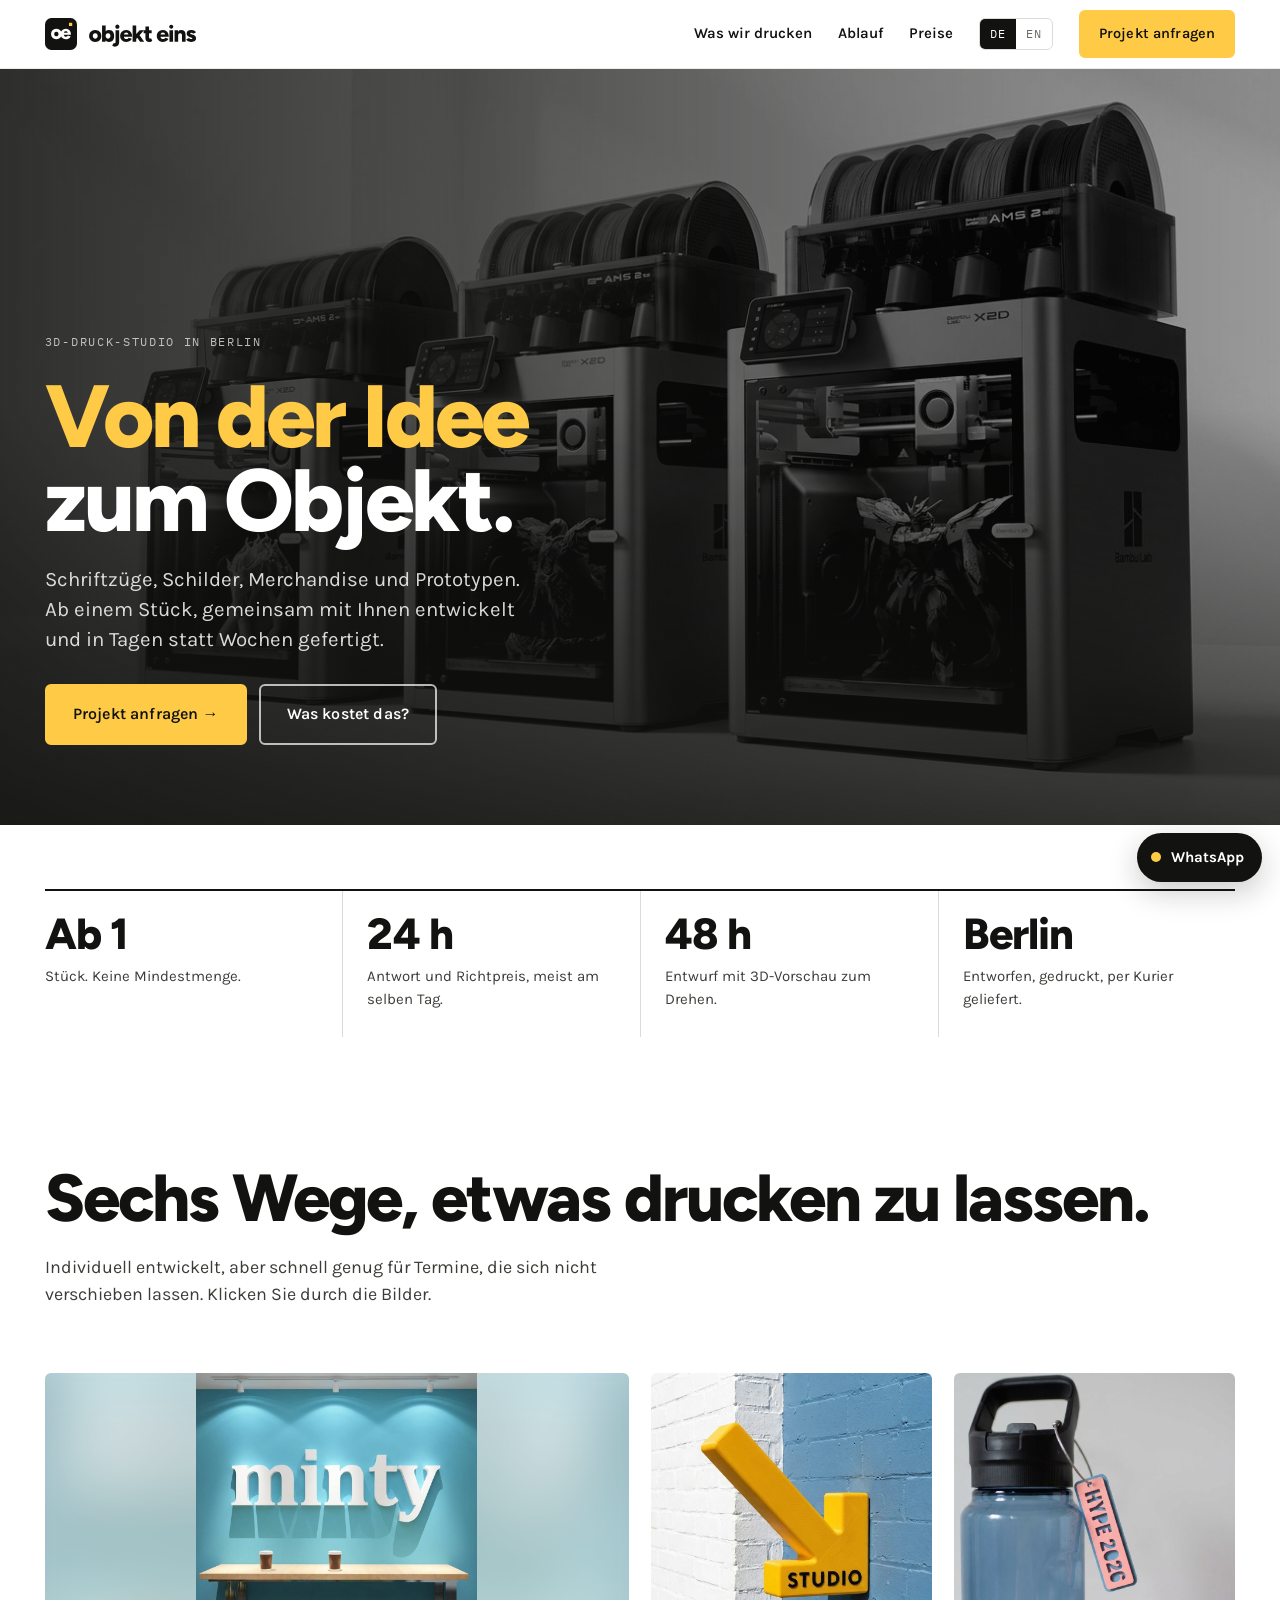
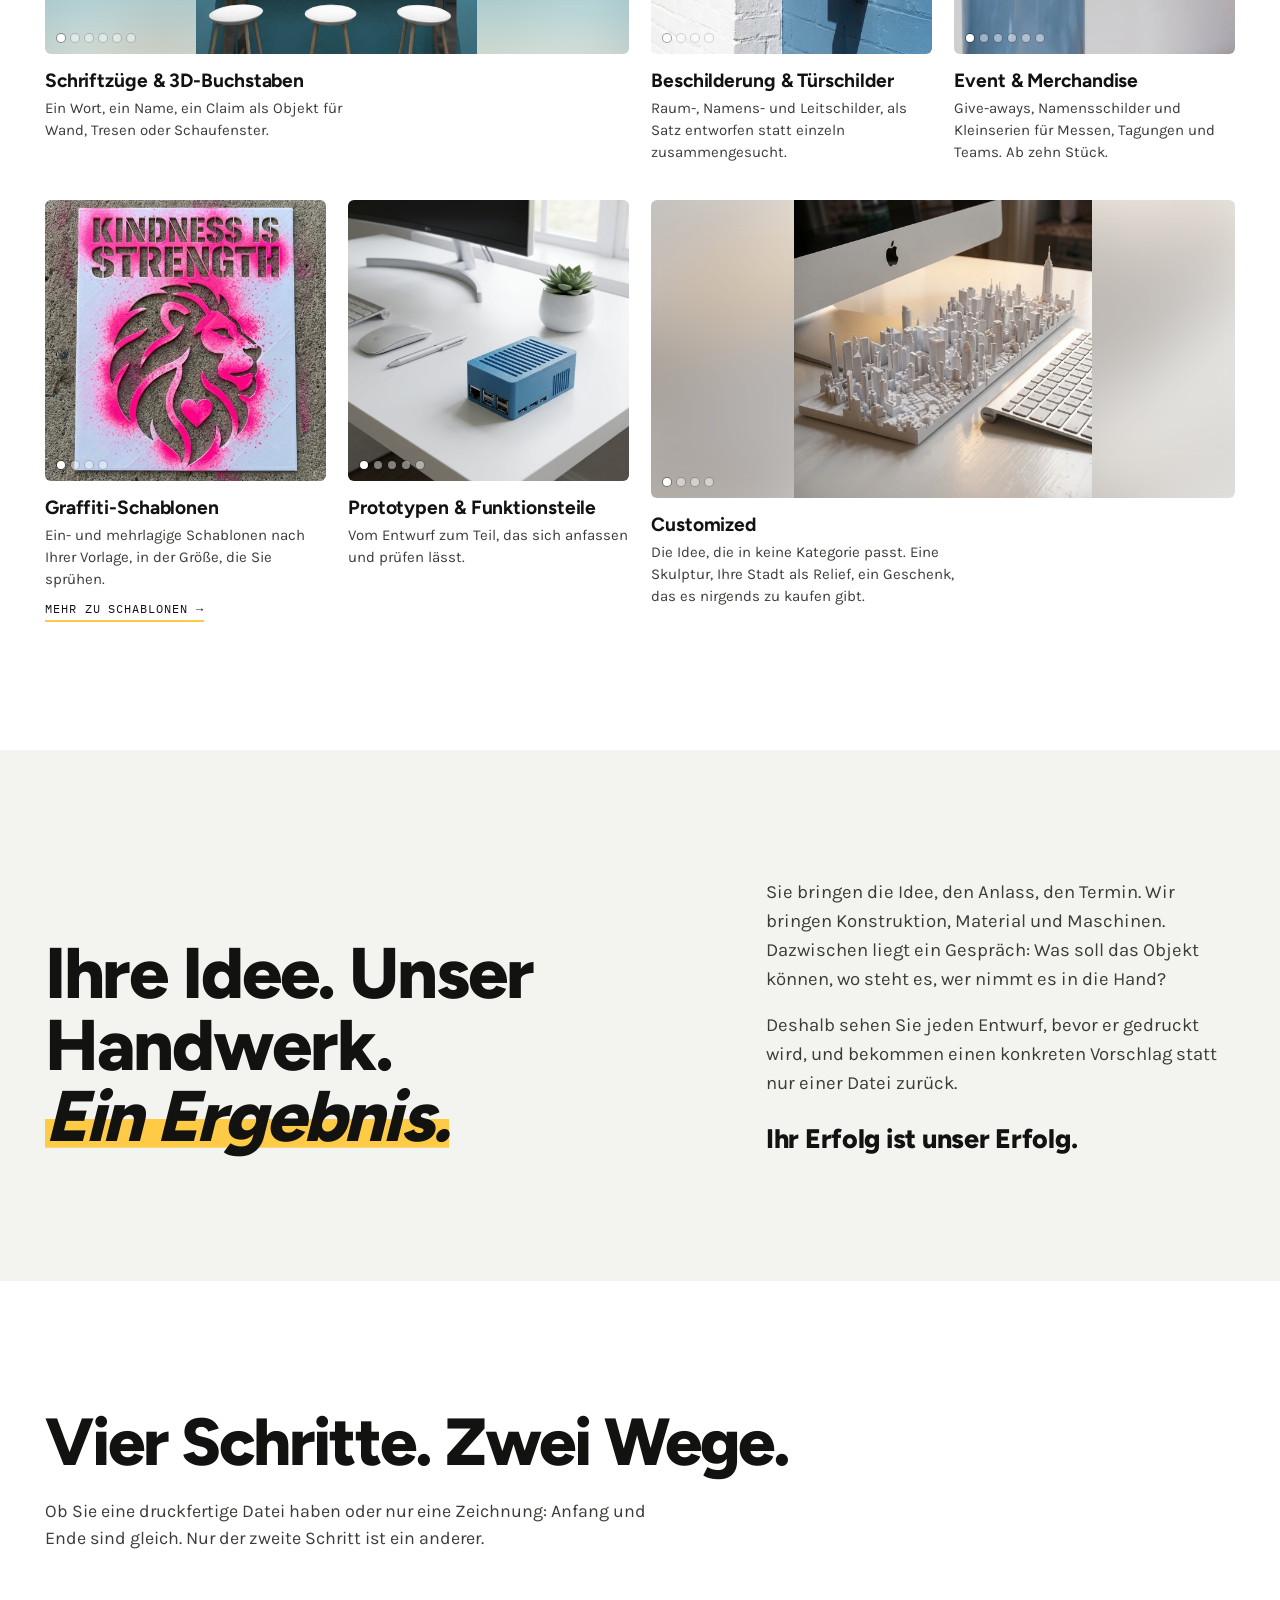
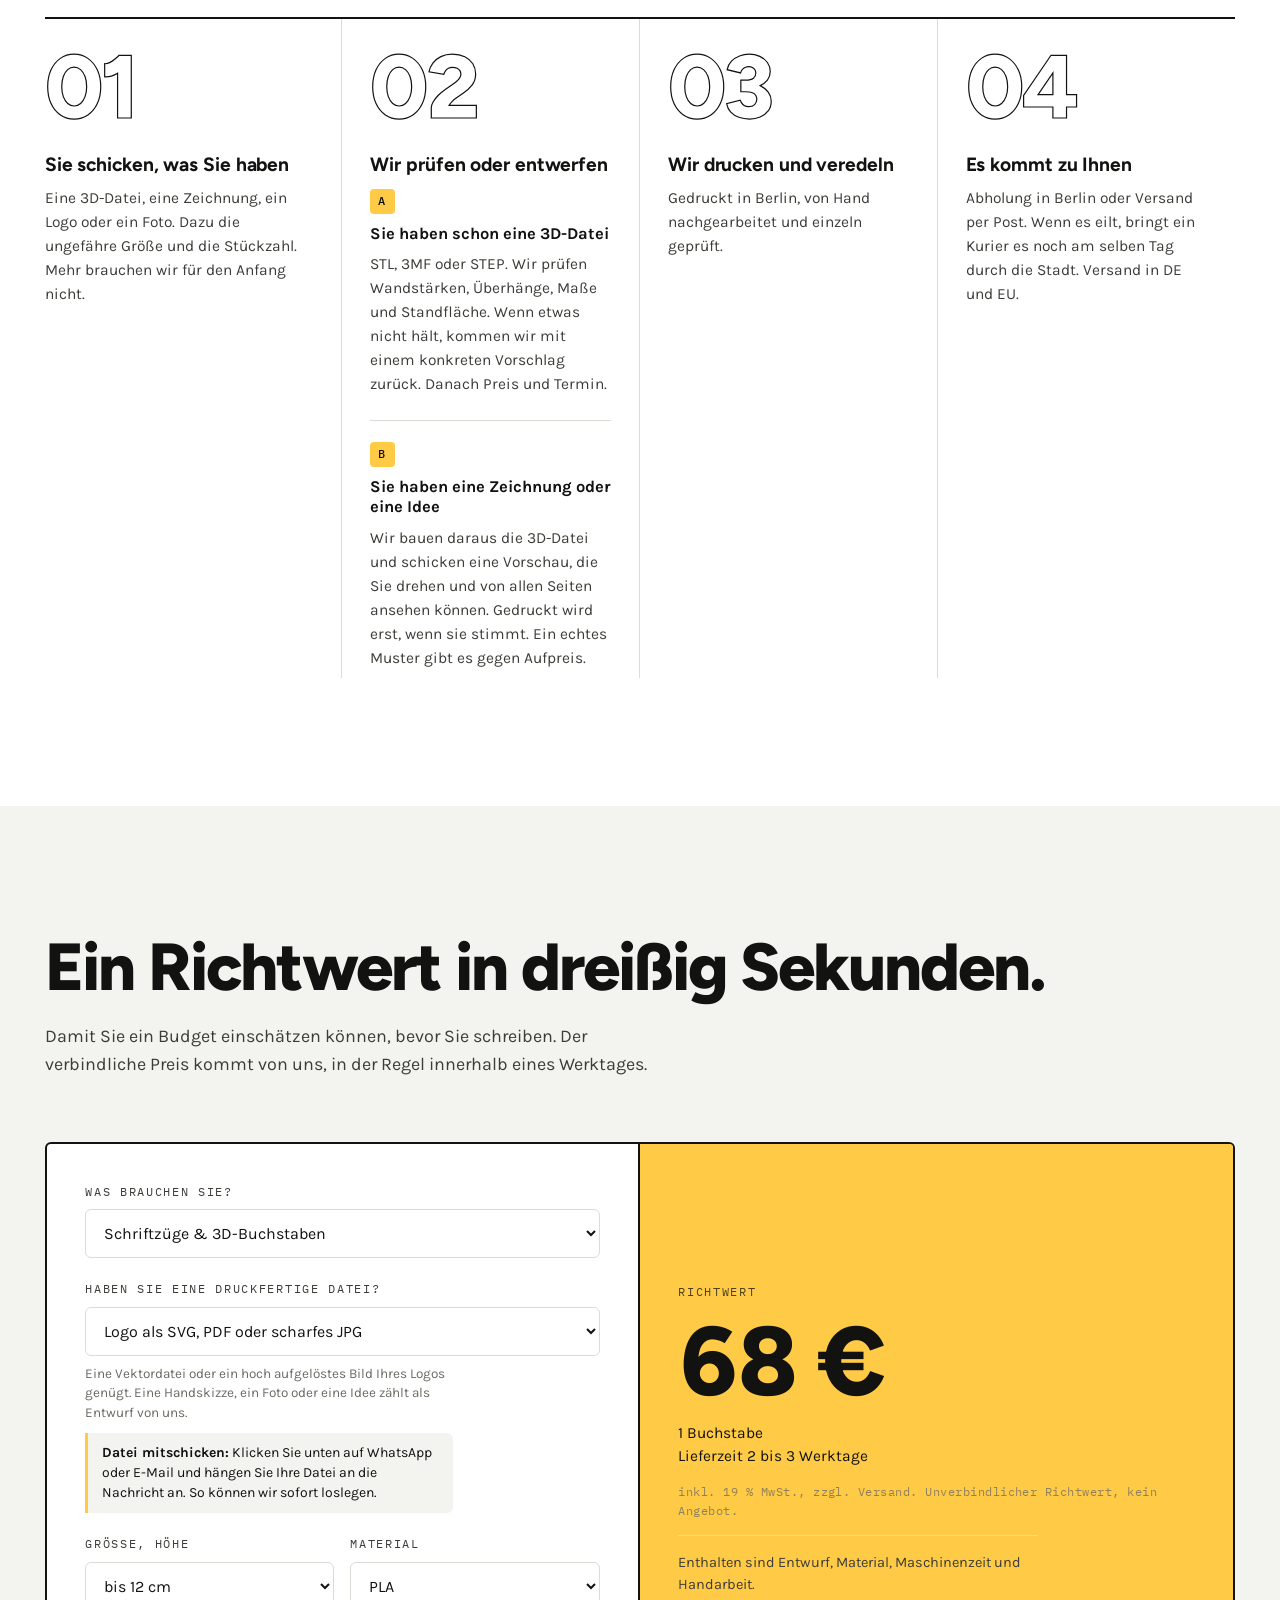
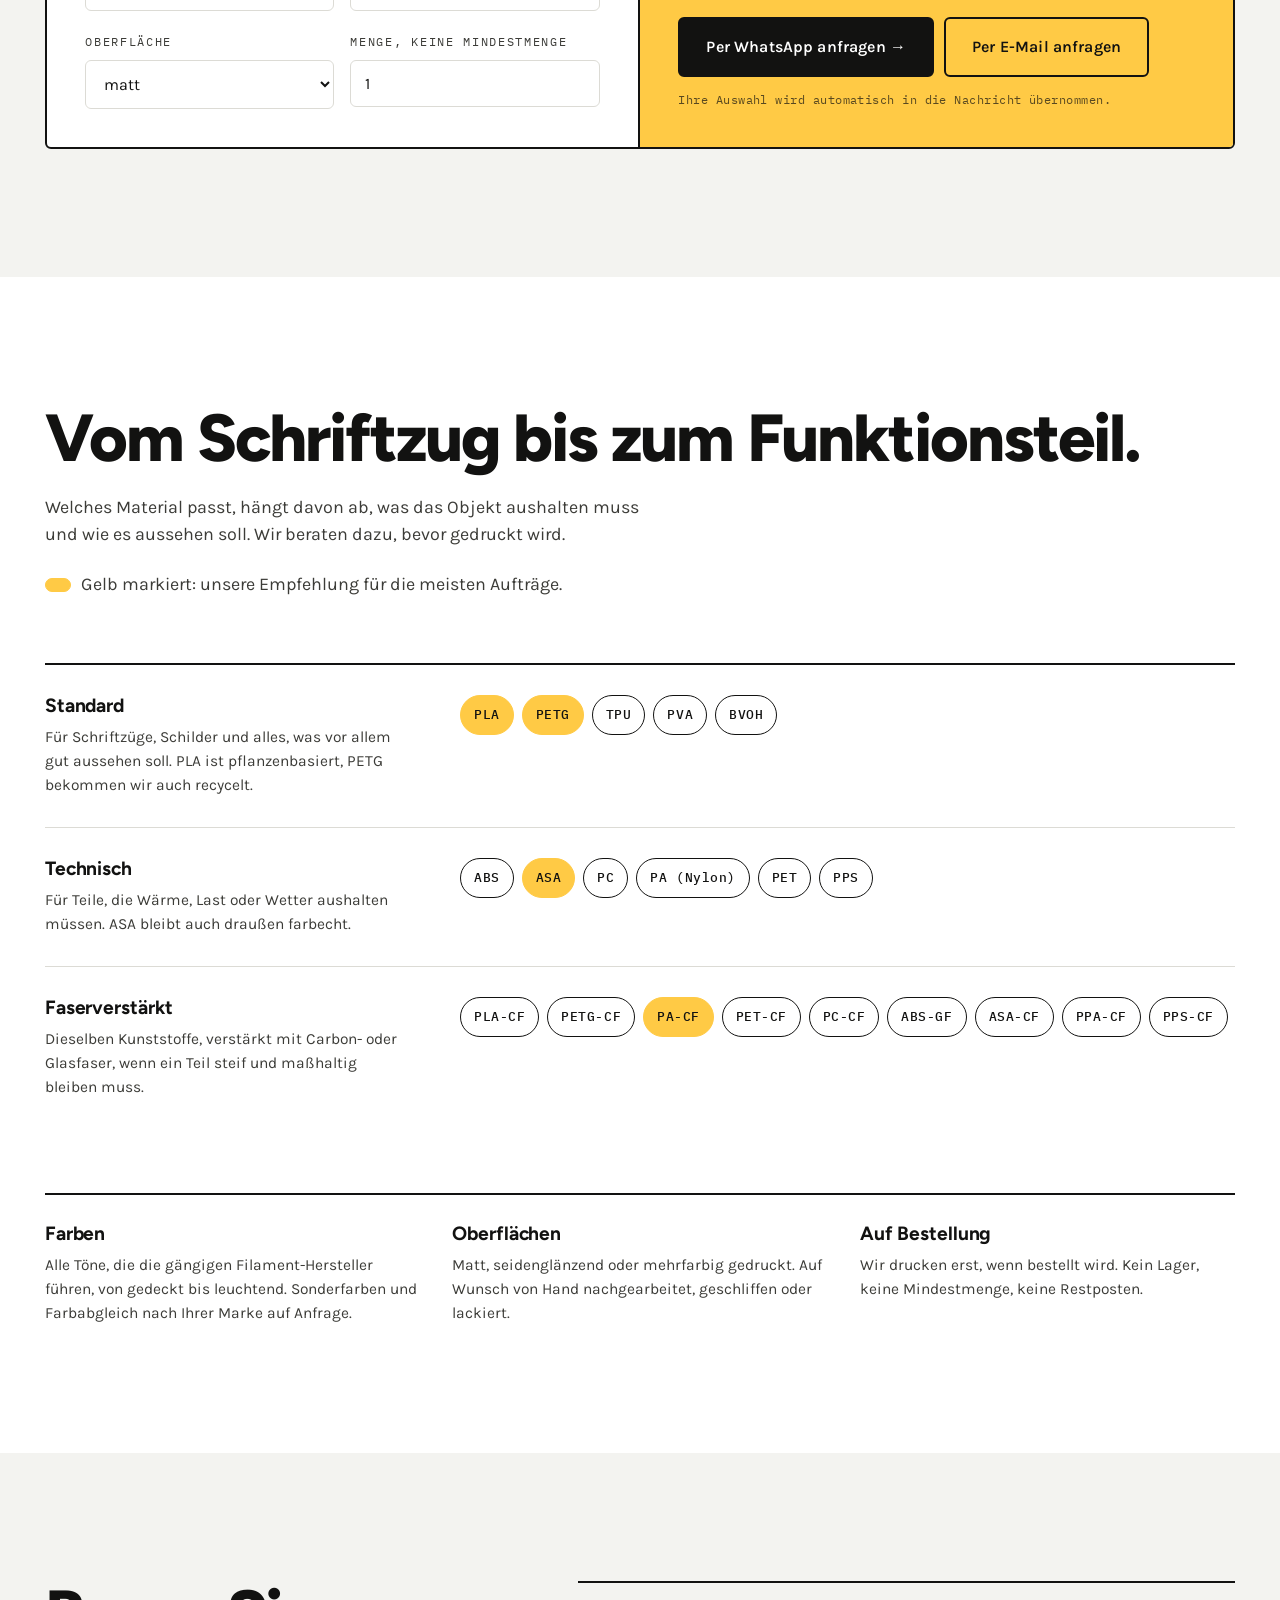
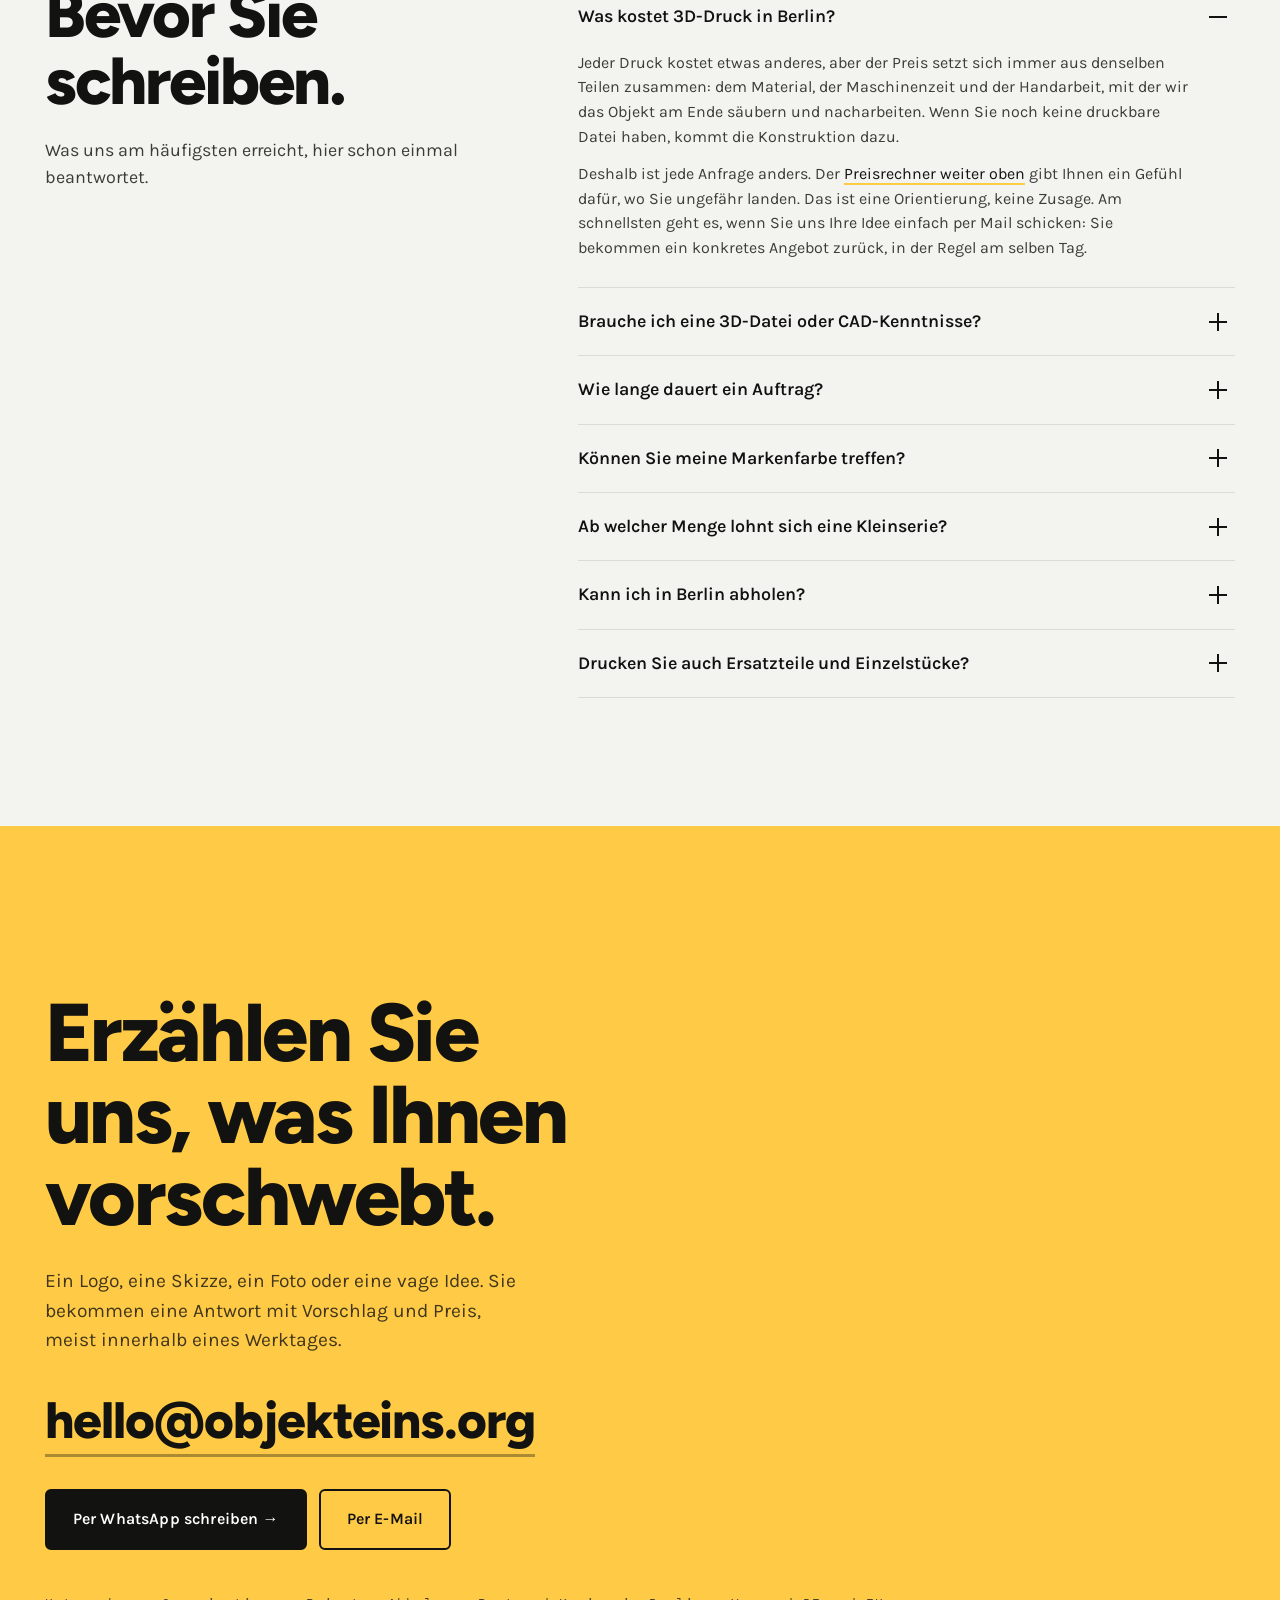
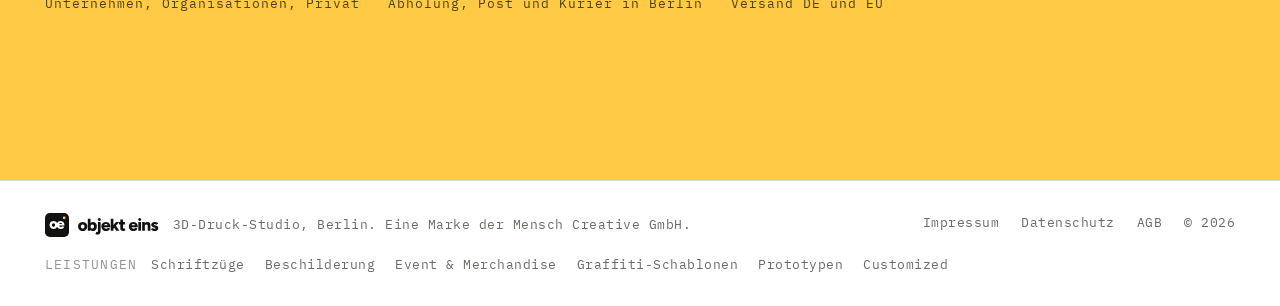
<file: index.html>
<!doctype html>
<html lang="de">
<head>
<meta charset="utf-8">
<meta name="viewport" content="width=device-width,initial-scale=1,viewport-fit=cover">
<title>objekt eins, 3D-Druck-Studio Berlin</title>
<meta name="description" content="objekt eins, 3D-Druck-Studio in Berlin. Schriftzüge, Beschilderung, Graffiti-Schablonen, Event- und Merchandise-Objekte, Prototypen und Ersatzteile. Ab einem Stück, in Tagen statt Wochen.">
<link rel="canonical" href="https://objekteins.org/">
<link rel="icon" type="image/svg+xml" href="[data-uri]">
<meta property="og:title" content="objekt eins, 3D-Druck-Studio Berlin">
<meta property="og:description" content="objekt eins, 3D-Druck-Studio in Berlin. Schriftzüge, Beschilderung, Graffiti-Schablonen, Event- und Merchandise-Objekte, Prototypen und Ersatzteile. Ab einem Stück, in Tagen statt Wochen.">
<meta property="og:type" content="website">
<meta property="og:url" content="https://objekteins.org/">
<meta property="og:image" content="https://objekteins.org/img/hero.jpg">
<meta property="og:locale" content="de_DE">
</head>
<body>
<link rel="stylesheet" href="fonts/fonts.css">

<style>
:root{
  --paper:#FFFFFF;
  --panel:#F3F3F0;
  --ink:#121211;
  --ink-2:#3C3C38;
  --mute:#6A6963;
  --line:#DCDBD5;
  --hair:#ECEBE6;
  --accent:#FFCA45;
  --accent-deep:#F0B92A;
  --accent-ink:#121211;
  --blend:#FFFFFF;

  --disp:"Figtree","Helvetica Neue",Arial,sans-serif;
  --body:"Karla","Helvetica Neue",Arial,sans-serif;
  --r:6px;
  --mono:"IBM Plex Mono",ui-monospace,"SFMono-Regular",Consolas,monospace;

  --spine:1280px;
  --gut:clamp(20px,3.5vw,48px);
  --step:clamp(80px,10vw,150px);
}
@media (prefers-color-scheme: dark){
  :root:not([data-theme="light"]){
    --paper:#131312;
    --panel:#1C1C1A;
    --ink:#F1F0EC;
    --ink-2:#CFCEC7;
    --mute:#96958E;
    --line:#333330;
    --hair:#272725;
    --accent:#FFCA45;
    --accent-deep:#F0B92A;
    --accent-ink:#121211;
    --blend:#FFFFFF;
  }
}
:root[data-theme="dark"]{
  --paper:#131312;
  --panel:#1C1C1A;
  --ink:#F1F0EC;
  --ink-2:#CFCEC7;
  --mute:#96958E;
  --line:#333330;
  --hair:#272725;
  --accent:#FFCA45;
  --accent-deep:#F0B92A;
  --accent-ink:#121211;
  --blend:#FFFFFF;
}

*{margin:0;padding:0;box-sizing:border-box}
html{scroll-behavior:smooth}
body{
  background:var(--paper);
  color:var(--ink);
  font-family:var(--body);
  font-size:17px;
  line-height:1.55;
  -webkit-font-smoothing:antialiased;
  text-rendering:optimizeLegibility;
  overflow-x:hidden;
}
img,svg{display:block;max-width:100%}
a{color:inherit}
:focus-visible{outline:2px solid var(--ink);outline-offset:3px}

/* language: German is the default when no lang is set on the root */
:root:not([lang="en"]) [data-lang="en"]{display:none !important}
:root[lang="en"] [data-lang="de"]{display:none !important}

/* ---------- primitives ---------- */
.spine{max-width:var(--spine);margin:0 auto;padding:0 var(--gut)}

.label{
  font-family:var(--mono);
  font-size:12px;
  letter-spacing:.14em;
  text-transform:uppercase;
  color:var(--mute);
}

h1,h2,h3{font-family:var(--disp);font-weight:800;letter-spacing:-0.03em;line-height:1;text-wrap:balance}
h1{font-size:clamp(50px,6.9vw,108px);letter-spacing:-0.035em;line-height:.96}
h2{font-size:clamp(36px,5.2vw,76px)}
h3{font-size:clamp(19px,1.5vw,22px);font-weight:700;letter-spacing:-0.005em;line-height:1.15}

p{max-width:62ch}
.lead{font-size:clamp(18px,1.6vw,22px);color:var(--ink-2);line-height:1.45}

.btn{
  display:inline-flex;align-items:center;gap:10px;
  font-family:var(--body);
  font-size:16px;font-weight:600;letter-spacing:.01em;border-radius:var(--r);
  text-decoration:none;white-space:nowrap;
  padding:16px 26px;
  background:var(--accent);color:var(--accent-ink);border:2px solid var(--accent);
  transition:background .18s ease,color .18s ease,border-color .18s ease,transform .12s ease;
}
.btn:hover{background:var(--ink);border-color:var(--ink);color:var(--paper)}
.btn:active{transform:translateY(1px)}
.btn.quiet{background:transparent;color:var(--ink);border-color:var(--ink)}
.btn.quiet:hover{background:var(--ink);color:var(--paper)}
.btn.onblue{background:var(--paper);color:var(--ink);border-color:var(--paper)}
.btn.onblue:hover{background:var(--ink);color:var(--paper);border-color:var(--ink)}

section{padding:var(--step) 0}
.h2wrap{margin-bottom:clamp(36px,5vw,64px)}
.h2wrap p{margin-top:22px;font-size:clamp(17px,1.4vw,20px);color:var(--ink-2);max-width:56ch}

/* ---------- reveal ---------- */
.rv{opacity:0;transform:translateY(22px);transition:opacity .7s cubic-bezier(.16,1,.3,1),transform .7s cubic-bezier(.16,1,.3,1)}
.rv.in{opacity:1;transform:none}
@media (prefers-reduced-motion:reduce){
  html{scroll-behavior:auto}
  .rv{opacity:1;transform:none;transition:none}
  *{animation:none!important;transition:none!important}
}

/* ---------- header ---------- */
.top{
  position:sticky;top:0;z-index:60;
  background:color-mix(in srgb,var(--paper) 90%,transparent);
  backdrop-filter:blur(10px);-webkit-backdrop-filter:blur(10px);
  border-bottom:1px solid var(--hair);
}
.topbar{display:flex;align-items:center;gap:22px;height:68px}
.mark{display:block;height:32px;color:var(--ink);flex:none}
.mark svg{height:32px;width:auto;display:block}
.mark .lg-narrow{display:none}
.topnav{margin-left:auto;display:flex;align-items:center;gap:26px}
.topnav a.link{font-size:15px;font-weight:600;text-decoration:none;color:var(--ink)}
.topnav a.link:hover{text-decoration:underline;text-decoration-color:var(--accent);text-decoration-thickness:3px;text-underline-offset:6px}
.topnav .btn{padding:11px 18px;font-size:14.5px}
.langsw{display:flex;font-family:var(--mono);font-size:12px;letter-spacing:.08em;border:1px solid var(--line);border-radius:var(--r);overflow:hidden}
.langsw button{font:inherit;background:none;border:0;cursor:pointer;color:var(--mute);padding:6px 10px;letter-spacing:inherit}
.langsw button[aria-current="true"]{background:var(--ink);color:var(--paper)}
@media(max-width:960px){.topnav a.link{display:none}}
@media(max-width:460px){.mark .lg-wide{display:none}.mark .lg-narrow{display:block}.mark,.mark svg{height:34px}.topbar{gap:10px}.topnav{gap:10px}.topnav .btn{padding:10px 12px;font-size:13px}}

/* ---------- hero ---------- */
.hero{position:relative;padding:0;min-height:clamp(560px,84vh,880px);display:flex;align-items:flex-end;background:#161615;color:#F1F0EC;isolation:isolate}
.hero-photo{position:absolute;inset:0;z-index:0;overflow:hidden;background:#161615}
.hero-photo img{width:100%;height:100%;object-fit:cover;object-position:62% 50%;filter:brightness(.7) contrast(1.06);animation:heroIn 1.6s cubic-bezier(.16,1,.3,1) both}
.hero-photo::after{content:"";position:absolute;inset:0;background:
  linear-gradient(90deg,rgba(18,18,17,.82) 0%,rgba(18,18,17,.55) 42%,rgba(18,18,17,.12) 100%),
  linear-gradient(0deg,rgba(18,18,17,.75) 0%,rgba(18,18,17,0) 55%)}
.hero > .spine{width:100%}
.hero-copy{position:relative;z-index:1;width:100%;padding:clamp(64px,10vh,120px) 0 clamp(48px,7vw,80px);display:flex;flex-direction:column;gap:22px;animation:riseIn 1s .1s cubic-bezier(.16,1,.3,1) both}
.hero-copy .label{color:rgba(241,240,236,.75)}
.hero h1{color:var(--accent);max-width:11ch}
.hero h1 .two{display:block;color:#FFFFFF}
.hero .lead{color:rgba(241,240,236,.9);max-width:40ch}
.hero .actions{display:flex;gap:12px;flex-wrap:wrap;margin-top:8px}
.hero .btn.quiet{color:#FFFFFF;border-color:rgba(255,255,255,.7)}
.hero .btn.quiet:hover{background:#FFFFFF;color:#121211;border-color:#FFFFFF}
@keyframes heroIn{from{opacity:0;transform:scale(1.05)}to{opacity:1;transform:none}}
@keyframes riseIn{from{opacity:0;transform:translateY(28px)}to{opacity:1;transform:none}}
@media(max-width:900px){
  .hero{min-height:clamp(520px,78vh,760px)}
  .hero-photo img{object-position:60% 50%}
}

/* ---------- facts ---------- */
.facts{
  display:grid;grid-template-columns:repeat(4,1fr);
  border-top:2px solid var(--ink);
}
.facts div{padding:22px 24px 26px 0}
.facts div + div{border-left:1px solid var(--line);padding-left:24px}
.facts b{display:block;font-family:var(--disp);font-weight:800;font-size:clamp(30px,3.4vw,52px);letter-spacing:-0.02em;line-height:1;margin-bottom:8px}
.facts span{display:block;font-size:15px;color:var(--ink-2)}
@media(max-width:720px){
  .facts{grid-template-columns:1fr 1fr}
  .facts div{padding:18px 16px 20px 0}
  .facts div:nth-child(3){border-left:0;padding-left:0}
  .facts div:nth-child(n+3){border-top:1px solid var(--line)}
}

/* ---------- gallery ---------- */
#kategorien{padding-top:var(--step)}
.tiles{display:grid;grid-template-columns:repeat(4,1fr);gap:22px}
.tile{display:flex;flex-direction:column;min-width:0}
.tile.wide{grid-column:span 2}
.frame{position:relative;overflow:hidden;background:var(--panel);color:var(--ink);aspect-ratio:1/1;flex:none;border-radius:var(--r)}
.tile.wide .frame .slide img{object-fit:contain;position:relative;z-index:1}
.tile.wide .frame .slide img.bg{position:absolute;inset:0;z-index:0;object-fit:cover;filter:blur(28px) saturate(.85);transform:scale(1.25);opacity:.6}
.frame:hover .slide img.bg{transform:scale(1.25)}
.tile.wide .frame{aspect-ratio:auto;flex:1;min-height:0}
.frame .slide{position:absolute;inset:0;opacity:0;transition:opacity .35s ease}
.frame .slide[data-on="1"]{opacity:1}
.frame .slide img{width:100%;height:100%;object-fit:cover;transition:transform .6s cubic-bezier(.16,1,.3,1)}
.frame:hover .slide img{transform:scale(1.035)}
.dots{position:absolute;left:12px;bottom:12px;z-index:3;display:flex;gap:6px}
.dots button{width:8px;height:8px;padding:0;border:0;background:#fff;opacity:.45;cursor:pointer;border-radius:50%;box-shadow:0 0 0 1px rgba(0,0,0,.35);transition:opacity .15s}
.dots button[aria-current="true"]{opacity:1}
.arrow{
  position:absolute;top:50%;translate:0 -50%;z-index:3;
  width:40px;height:52px;border:0;cursor:pointer;
  background:color-mix(in srgb,var(--paper) 88%,transparent);
  color:var(--ink);font-size:22px;line-height:1;opacity:0;transition:opacity .15s ease;
}
.frame:hover .arrow,.arrow:focus-visible{opacity:1}
.arrow.prev{left:0}.arrow.next{right:0}
@media(hover:none){.arrow{display:none}}
.cap{padding:16px 0 0;min-height:124px}
.cap h3{margin-bottom:6px}
.cap p{font-size:15px;color:var(--ink-2);max-width:36ch;line-height:1.45}
.cap .caplink{text-decoration:none}
.cap .caplink:hover{text-decoration:underline;text-decoration-color:var(--accent);text-decoration-thickness:3px;text-underline-offset:5px}
.cap .capmore{display:inline-block;margin-top:9px;font-family:var(--mono);font-size:12px;letter-spacing:.08em;text-transform:uppercase;text-decoration:none;color:var(--ink);border-bottom:2px solid var(--accent);padding-bottom:2px}
.cap .capmore:hover{background:var(--accent)}
.tile.linked .cap{cursor:pointer}
.tile.linked:hover .caplink{text-decoration:underline;text-decoration-color:var(--accent);text-decoration-thickness:3px;text-underline-offset:5px}
.tile.linked:hover .capmore{background:var(--accent)}
@media(max-width:900px){
  .tiles{grid-template-columns:1fr 1fr;gap:18px}
  .cap{height:auto}
  .tile.wide .frame{aspect-ratio:2/1;flex:none}
}
@media(max-width:520px){
  .tiles{grid-template-columns:1fr}
  .tile.wide{grid-column:auto}
  .frame,.tile.wide .frame{aspect-ratio:4/3}
}

/* ---------- statement ---------- */
#partner{background:var(--panel)}
.state{display:grid;grid-template-columns:minmax(0,7fr) minmax(0,5fr);gap:clamp(32px,5vw,80px);align-items:end}
.state h2{font-size:clamp(36px,5.6vw,80px)}
.state h2 em{font-style:italic;color:inherit;background-image:linear-gradient(var(--accent),var(--accent));background-repeat:no-repeat;background-size:100% .4em;background-position:0 80%}
.state .txt p{font-size:clamp(17px,1.45vw,21px);color:var(--ink-2)}
.state .txt p + p{margin-top:18px}
.state .txt strong{display:block;margin-top:26px;font-family:var(--disp);font-weight:800;font-size:clamp(22px,2.1vw,30px);letter-spacing:-0.01em;line-height:1.1;color:var(--ink)}
@media(max-width:820px){.state{grid-template-columns:1fr;gap:28px;align-items:start}}

/* ---------- process ---------- */
.flow{display:grid;grid-template-columns:repeat(4,1fr);gap:0;border-top:2px solid var(--ink)}
.step{padding:28px 28px 8px 0;border-right:1px solid var(--line)}
.step:last-child{border-right:0}
.step + .step{padding-left:28px}
.step .num{
  font-family:var(--disp);font-weight:800;
  font-size:clamp(64px,7vw,108px);line-height:.9;letter-spacing:-0.02em;
  color:transparent;-webkit-text-stroke:1.2px var(--ink);margin-bottom:26px;
}
.step h3{margin-bottom:10px}
.step p{font-size:15.5px;color:var(--ink-2);max-width:40ch}
.step p + p{margin-top:10px}
.step .sub{margin-top:24px;padding-top:18px;border-top:1px solid var(--line)}
.step .sub small{display:inline-block;font-family:var(--mono);font-size:12px;letter-spacing:.1em;color:var(--ink);background:var(--accent);padding:3px 8px;border-radius:4px;margin-bottom:10px;font-weight:500}
.step .sub h4{font-family:var(--body);font-weight:700;font-size:16.5px;margin-bottom:8px;line-height:1.25}
@media(max-width:1000px){
  .flow{grid-template-columns:1fr 1fr}
  .step{padding:24px 24px 28px 0}
  .step:nth-child(2){border-right:0}
  .step:nth-child(3){padding-left:0;border-top:1px solid var(--line)}
  .step:nth-child(4){border-top:1px solid var(--line)}
}
@media(max-width:560px){
  .flow{grid-template-columns:1fr}
  .step{border-right:0;padding-left:0;border-top:1px solid var(--line)}
  .step:first-child{border-top:0}
}

/* ---------- price ---------- */
#preise{background:var(--panel)}
.calc{display:grid;grid-template-columns:minmax(0,1fr) minmax(0,1fr);border:2px solid var(--ink);background:var(--paper);border-radius:var(--r);overflow:hidden}
.calc-in{padding:clamp(24px,3vw,40px);display:grid;gap:22px;border-right:2px solid var(--ink)}
.calc-in .hint{margin-top:8px;font-size:13.5px;line-height:1.45;color:var(--mute);max-width:46ch}
.calc-in .attach{margin-top:10px;font-size:14px;line-height:1.45;color:var(--ink);max-width:46ch;background:var(--panel);border-left:3px solid var(--accent);padding:10px 14px;border-radius:0 var(--r) var(--r) 0}
.calc-in .attach strong{font-weight:700}
.calc-in .attach[hidden]{display:none}
.field label{display:block;margin-bottom:8px;color:var(--ink-2)}
.field select,.field input{
  width:100%;font-family:var(--body);font-size:16px;
  padding:13px 14px;border:1.5px solid var(--line);border-radius:var(--r);
  background:var(--paper);color:var(--ink);
}
.field select:focus,.field input:focus{border-color:var(--ink);outline:none}
.duo{display:grid;grid-template-columns:1fr 1fr;gap:16px}
@media(max-width:480px){.duo{grid-template-columns:1fr}}
.calc-out{padding:clamp(24px,3vw,40px);display:flex;flex-direction:column;justify-content:flex-end;gap:14px;background:var(--accent);color:#121211}
.calc-out .label,.calc-out .vat,.calc-out .unit,.calc-out .fine{color:#121211}
.calc-out .vat,.calc-out .label{opacity:.75}
.calc-out .fine{border-top-color:rgba(0,0,0,.25)}
.calc-out .btn{background:#121211;color:#FFFFFF;border-color:#121211}
.calc-out .btn:hover{background:#FFFFFF;color:#121211;border-color:#121211}
.calc-out .sum{
  font-family:var(--disp);font-weight:800;
  font-size:clamp(60px,7.6vw,120px);line-height:.95;letter-spacing:-0.03em;
  color:#121211;font-variant-numeric:tabular-nums;overflow-wrap:anywhere;
}
.calc-out .unit{font-size:15.5px;color:var(--ink);line-height:1.5}
.calc-out .unit span{display:block}
.calc-out .vat{font-family:var(--mono);font-size:12px;letter-spacing:.04em;color:var(--mute);line-height:1.6}
.calc-out .fine{padding-top:16px;border-top:1px solid var(--line);font-size:14.5px;color:var(--ink-2);max-width:40ch}
.calc-out .btn{align-self:flex-start;margin-top:6px}
.calc-out .btn.quiet{background:transparent;color:#121211;border-color:#121211}
.calc-out .btn.quiet:hover{background:#121211;color:#FFFFFF}
.calc-cta{display:flex;flex-wrap:wrap;gap:10px;margin-top:6px}
.calc-cta .btn{margin-top:0}
.calc-note{font-family:var(--mono);font-size:11.5px;letter-spacing:.04em;color:#121211;opacity:.7;line-height:1.5}
@media(max-width:860px){
  .calc{grid-template-columns:1fr}
  .calc-in{border-right:0;border-bottom:2px solid var(--ink)}
}

/* ---------- material ---------- */
.matrows{border-top:2px solid var(--ink)}
.matrow{display:grid;grid-template-columns:minmax(0,4fr) minmax(0,8fr);gap:28px;padding:30px 0;border-bottom:1px solid var(--line)}
.matrow:last-child{border-bottom:0}
.matrow h3{margin-bottom:8px}
.matrow p{font-size:15.5px;color:var(--ink-2);max-width:40ch}
.pills{display:flex;flex-wrap:wrap;gap:8px;align-content:flex-start}
.pill{font-family:var(--mono);font-size:13px;font-weight:500;letter-spacing:.04em;padding:9px 13px;border:1.5px solid var(--ink);color:var(--ink);white-space:nowrap;border-radius:999px}
.pill.acc{background:var(--accent);border-color:var(--accent);color:var(--accent-ink)}
.legend{display:flex;align-items:center;gap:10px;margin-top:18px;font-size:14.5px;color:var(--ink-2)}
.legend .pill{width:26px;height:14px;padding:0;border-radius:999px}
.finish{display:grid;grid-template-columns:repeat(3,1fr);gap:32px;margin-top:clamp(40px,5vw,64px);padding-top:28px;border-top:2px solid var(--ink)}
.finish h3{margin-bottom:8px}
.finish p{font-size:15.5px;color:var(--ink-2)}
@media(max-width:820px){.matrow{grid-template-columns:1fr;gap:16px}.finish{grid-template-columns:1fr;gap:24px}}

/* ---------- faq ---------- */
#fragen{background:var(--panel)}
.faqgrid{display:grid;grid-template-columns:minmax(0,5fr) minmax(0,7fr);gap:clamp(32px,5vw,80px);align-items:start}
.faqgrid .h2wrap{position:sticky;top:96px;margin:0}
.faq{border-top:2px solid var(--ink)}
.faq details{border-bottom:1px solid var(--line)}
.faq summary{
  list-style:none;cursor:pointer;padding:22px 48px 22px 0;position:relative;
  font-family:var(--body);font-weight:600;font-size:clamp(17.5px,1.4vw,20px);letter-spacing:0;line-height:1.3;
}
.faq summary::-webkit-details-marker{display:none}
.faq summary::before,.faq summary::after{
  content:"";position:absolute;right:8px;top:50%;background:var(--ink);transition:transform .2s ease;
}
.faq summary::before{width:18px;height:2px;translate:0 -1px}
.faq summary::after{width:2px;height:18px;right:16px;translate:0 -9px}
.faq details[open] summary::after{transform:rotate(90deg)}
.faq summary:hover{text-decoration:underline;text-decoration-color:var(--accent);text-decoration-thickness:3px;text-underline-offset:5px}
.faq .answer{padding:0 0 26px;color:var(--ink-2);font-size:16px}
.faq .answer p + p{margin-top:12px}
.faq .answer a{color:var(--ink);text-decoration:none;border-bottom:2px solid var(--accent)}
.faq .answer a:hover{background:var(--accent)}
@media(max-width:860px){.faqgrid{grid-template-columns:1fr}.faqgrid .h2wrap{position:static;margin-bottom:8px}}

/* ---------- contact ---------- */
#kontakt{background:var(--accent);color:#121211;padding:clamp(96px,13vw,190px) 0}
#kontakt h2{color:#121211;font-size:clamp(40px,6.4vw,96px);margin-bottom:28px;max-width:14ch}
#kontakt p{color:rgba(18,18,17,.8);font-size:clamp(17px,1.5vw,21px);max-width:44ch;margin-bottom:40px}
#kontakt .mail{
  display:inline-block;font-family:var(--disp);font-weight:800;letter-spacing:-0.02em;
  font-size:clamp(24px,4vw,58px);line-height:1;color:#121211;
  text-decoration:none;border-bottom:3px solid rgba(18,18,17,.35);padding-bottom:8px;overflow-wrap:anywhere;
  transition:border-color .18s ease;
}
#kontakt .mail:hover{border-color:#121211}
#kontakt .fine{margin-top:44px;font-family:var(--mono);font-size:12.5px;letter-spacing:.08em;color:rgba(18,18,17,.75);display:flex;flex-wrap:wrap;gap:8px 28px}
#kontakt .fine span{display:inline-block}


/* ---------- whatsapp ---------- */
.wa-row{display:flex;gap:12px;flex-wrap:wrap;align-items:center;margin-top:32px}
.wa-row .btn{background:#121211;color:#FFFFFF;border-color:#121211}
.wa-row .btn:hover{background:#FFFFFF;color:#121211;border-color:#121211}
.wa-row .btn.quiet{background:transparent;color:#121211;border-color:#121211}
.wa-row .btn.quiet:hover{background:#121211;color:#FFFFFF}
.wa-float{
  position:fixed;right:max(18px,env(safe-area-inset-right));bottom:max(18px,env(safe-area-inset-bottom));z-index:70;
  display:inline-flex;align-items:center;gap:10px;
  font-family:var(--body);font-weight:700;font-size:15px;text-decoration:none;
  background:var(--ink);color:var(--paper);padding:13px 18px 13px 14px;border-radius:999px;
  box-shadow:0 10px 30px rgba(18,18,17,.22);
  transition:transform .15s ease,background .18s ease,color .18s ease;
}
.wa-float:hover{background:var(--accent);color:#121211;transform:translateY(-1px)}
.wa-float i{width:10px;height:10px;border-radius:50%;background:var(--accent);flex:none}
.wa-float:hover i{background:#121211}
@media print{.wa-float{display:none}}

/* ---------- footer ---------- */
footer{padding:32px 0;border-top:1px solid var(--line)}
@media(max-width:700px){footer{padding-bottom:88px}}
.foot{display:flex;justify-content:space-between;gap:18px;flex-wrap:wrap;font-family:var(--mono);font-size:12.5px;letter-spacing:.04em;color:var(--mute)}
.foot a{text-decoration:none;margin-right:22px}
.footlogo{display:flex;align-items:center;gap:14px;flex-wrap:wrap}
.footlogo .mark{height:24px}
.footlogo .mark svg{height:24px}
.footnav{display:flex;align-items:baseline;gap:0 0;flex-wrap:wrap;row-gap:8px;flex-basis:100%;order:2}
.footnav a{margin-right:20px}
.footnav .footlabel{margin-right:14px;text-transform:uppercase;letter-spacing:.1em;color:var(--mute);opacity:.72}
.foot a:hover{color:var(--ink);text-decoration:underline;text-decoration-color:var(--accent);text-decoration-thickness:2px}
</style>

<script type="application/ld+json">
{
  "@context":"https://schema.org",
  "@type":"LocalBusiness",
  "name":"objekt eins",
  "alternateName":"objekt eins, 3D-Druck Studio Berlin",
  "legalName":"Mensch Creative GmbH",
  "parentOrganization":{"@type":"Organization","name":"Mensch Creative GmbH"},
  "description":"3D-Druck-Studio in Berlin für individuelle Schriftzüge und Beschilderung, Graffiti-Schablonen, Event- und Merchandise-Objekte, Kleinserien sowie Prototypen und Ersatzteile. Jedes Stück wird einzeln entworfen und in Berlin gefertigt.",
  "url":"https://objekteins.org/",
  "email":"hello@objekteins.org",
  "priceRange":"€€",
  "address":{"@type":"PostalAddress","addressLocality":"Berlin","addressRegion":"Berlin","addressCountry":"DE"},
  "areaServed":["Berlin","Deutschland"],
  "knowsAbout":["3D-Druck Berlin","3D Druck Schriftzug","3D Buchstaben","Beschilderung","Türschilder","Graffiti-Schablonen","Schablonen 3D-Druck","Ersatzteile 3D-Druck","Logo Objekt","Messe Giveaways","Konferenz Giveaways","Kleinserie 3D-Druck","Prototyping Berlin","Carbonfaser 3D-Druck","ASA Aussenbereich","Nylon PA 3D-Druck","technische Filamente"],
  "makesOffer":[
    {"@type":"Offer","itemOffered":{"@type":"Service","name":"Schriftzüge und 3D-Buchstaben"}},
    {"@type":"Offer","itemOffered":{"@type":"Service","name":"Beschilderung und Türschilder"}},
    {"@type":"Offer","itemOffered":{"@type":"Service","name":"Event und Merchandise"}},
    {"@type":"Offer","itemOffered":{"@type":"Service","name":"Graffiti-Schablonen"}},
    {"@type":"Offer","itemOffered":{"@type":"Service","name":"Prototypen und Funktionsteile"}},
    {"@type":"Offer","itemOffered":{"@type":"Service","name":"Customized"}}
  ]
}
</script>
<script type="application/ld+json">
{
  "@context":"https://schema.org",
  "@type":"FAQPage",
  "mainEntity":[
    {"@type":"Question","name":"Was kostet 3D-Druck in Berlin?","acceptedAnswer":{"@type":"Answer","text":"Jeder Druck kostet etwas anderes, aber der Preis setzt sich immer aus denselben Teilen zusammen: dem Material, der Maschinenzeit und der Handarbeit für das Säubern und Nacharbeiten. Wenn noch keine druckbare Datei vorliegt, kommt die Konstruktion dazu. Deshalb ist jede Anfrage anders. Der Preisrechner auf dieser Seite gibt eine Orientierung, verbindlich wird es mit einem Angebot, das Sie in der Regel am selben Tag bekommen."}},
    {"@type":"Question","name":"Brauche ich eine 3D-Datei oder CAD-Kenntnisse?","acceptedAnswer":{"@type":"Answer","text":"Nein. Eine Skizze, ein Logo als PDF oder SVG, ein Foto oder eine Beschreibung reichen. Wer eine CAD-Datei hat, schickt sie am besten als STL, 3MF oder STEP. Die Konstruktion übernehmen wir."}},
    {"@type":"Question","name":"Wie lange dauert ein Auftrag?","acceptedAnswer":{"@type":"Answer","text":"Einzelstücke und kleine Aufträge meist drei bis fünf Werktage. Kleinserien ab etwa 50 Stück ebenfalls rund fünf Werktage. Für Termine wie Messen oder Konferenzen planen wir rückwärts ab Ihrem Datum. Für eilige Aufträge gibt es gegen Aufschlag eine Express-Option."}},
    {"@type":"Question","name":"Können Sie meine Markenfarbe treffen?","acceptedAnswer":{"@type":"Answer","text":"In den meisten Fällen ja. Wir arbeiten mit Filamenten, die sich sehr nah an gängige Marken- und Pantone-Töne bringen lassen. Vorab sagen wir Ihnen, welcher Ton am nächsten kommt und wie genau die Übereinstimmung wird, und schicken Fotos des Materials dazu. Wenn Fotos nicht reichen, können Sie vor der Serie ein Muster bestellen, das wir separat berechnen."}},
    {"@type":"Question","name":"Ab welcher Menge lohnt sich eine Kleinserie?","acceptedAnswer":{"@type":"Answer","text":"Ab etwa zehn Stück, weil sich der einmalige Entwurf dann auf mehrere Objekte verteilt. Für Workshops und Konferenzen sind 25 bis 200 Stück die häufigste Größe."}},
    {"@type":"Question","name":"Kann ich in Berlin abholen?","acceptedAnswer":{"@type":"Answer","text":"Ja. Abholung in Berlin ist möglich, sonst Versand per Post. Bei Eile bringt ein Kurier es innerhalb der Stadt am selben Tag. Versand innerhalb Deutschlands und der EU."}},
    {"@type":"Question","name":"Drucken Sie auch Ersatzteile und Einzelstücke?","acceptedAnswer":{"@type":"Answer","text":"Ja. Ein abgebrochener Griff, ein fehlender Halter, ein Teil, das es nicht mehr zu kaufen gibt. Ein Foto mit Maßangabe genügt für den Anfang."}}
  ]
}
</script>

<header class="top">
  <div class="spine topbar">
    <a class="mark" href="#top" aria-label="objekt eins, Startseite"><span class="lg-wide"><svg xmlns="http://www.w3.org/2000/svg" viewBox="0 0 4738 1000" aria-hidden="true"><rect width="1000" height="1000" rx="200" fill="currentColor"/><path d="M355.65 662.44Q306.68 662.44 269.48 641.67Q232.28 620.9 210.89 584.31Q189.5 547.74 189.5 500.0Q189.5 452.26 210.26 415.68Q231.04 379.1 268.55 358.33Q306.06 337.56 353.8 337.56Q402.78 337.56 440.28 358.33Q477.8 379.1 498.56 415.68Q519.33 452.26 519.33 500.0Q519.33 547.74 498.56 584.31Q477.8 620.9 440.6 641.67Q403.4 662.44 355.65 662.44ZM355.65 573.16Q374.26 573.16 388.83 563.85Q403.4 554.56 411.77 538.13Q420.14 521.7 420.14 500.0Q420.14 478.3 411.77 461.87Q403.4 445.44 388.52 436.14Q373.64 426.84 354.41 426.84Q335.2 426.84 320.32 436.14Q305.44 445.44 297.07 461.87Q288.7 478.3 288.7 500.0Q288.7 521.7 297.07 538.13Q305.44 554.56 320.63 563.85Q335.82 573.16 355.65 573.16Z M653.26 662.44Q604.9 662.44 567.7 641.67Q530.5 620.9 509.41 584.31Q488.34 547.74 488.34 500.0Q488.34 451.64 509.73 415.06Q531.12 378.48 568.31 358.02Q605.52 337.56 654.5 337.56Q698.52 337.56 733.86 358.64Q769.2 379.72 789.97 421.26Q810.74 462.8 810.74 524.8H588.78Q591.88 551.46 610.79 567.27Q629.69 583.08 655.74 583.08Q678.68 583.08 694.49 572.85Q710.3 562.62 716.5 547.12L802.06 576.26Q789.66 605.4 767.03 624.62Q744.4 643.84 715.26 653.14Q686.12 662.44 653.26 662.44ZM591.26 460.32H709.68Q707.19 441.72 697.89 430.87Q688.59 420.02 676.19 415.37Q663.8 410.72 651.4 410.72Q639.62 410.72 626.59 415.37Q613.57 420.02 603.97 430.87Q594.36 441.72 591.26 460.32Z" fill="var(--paper)"/><rect x="750" y="150" width="100" height="100" fill="var(--accent)"/><path d="M1570.96 748.64Q1514.08 748.64 1470.88 724.52Q1427.68 700.4 1402.84 657.92Q1378.0 615.44 1378.0 560.0Q1378.0 504.56 1402.12 462.08Q1426.24 419.6 1469.8 395.48Q1513.36 371.36 1568.8 371.36Q1625.68 371.36 1669.24 395.48Q1712.8 419.6 1736.92 462.08Q1761.04 504.56 1761.04 560.0Q1761.04 615.44 1736.92 657.92Q1712.8 700.4 1669.6 724.52Q1626.4 748.64 1570.96 748.64ZM1570.96 644.96Q1592.56 644.96 1609.48 634.16Q1626.4 623.36 1636.12 604.28Q1645.84 585.2 1645.84 560.0Q1645.84 534.8 1636.12 515.72Q1626.4 496.64 1609.12 485.84Q1591.84 475.04 1569.52 475.04Q1547.2 475.04 1529.92 485.84Q1512.63 496.64 1502.92 515.72Q1493.2 534.8 1493.2 560.0Q1493.2 585.2 1502.92 604.28Q1512.63 623.36 1530.28 634.16Q1547.92 644.96 1570.96 644.96Z M1997.91 748.64Q1963.36 748.64 1937.44 734.59Q1911.52 720.56 1894.23 693.92L1889.91 740.0H1783.36V236.0H1895.67V423.2Q1912.95 398.0 1938.52 384.68Q1964.08 371.36 1997.91 371.36Q2048.31 371.36 2085.04 394.04Q2121.75 416.72 2141.2 458.84Q2160.64 500.96 2160.64 560.0Q2160.64 618.32 2141.2 660.8Q2121.75 703.28 2085.04 725.96Q2048.31 748.64 1997.91 748.64ZM1969.12 644.96Q1990.71 644.96 2007.27 634.16Q2023.84 623.36 2033.92 604.28Q2044.0 585.2 2044.0 560.0Q2044.0 534.8 2034.63 515.72Q2025.27 496.64 2008.35 485.84Q1991.43 475.04 1969.84 475.04Q1948.23 475.04 1931.31 485.84Q1914.39 496.64 1905.04 516.07Q1895.67 535.52 1895.67 560.0Q1895.67 585.2 1905.04 604.28Q1914.39 623.36 1930.96 634.16Q1947.52 644.96 1969.12 644.96Z M2261.43 336.8Q2235.52 336.8 2216.08 317.36Q2196.64 297.92 2196.64 272.0Q2196.64 245.36 2216.08 225.92Q2235.52 206.48 2261.43 206.48Q2288.08 206.48 2307.51 225.92Q2326.95 245.36 2326.95 272.0Q2326.95 297.92 2307.51 317.36Q2288.08 336.8 2261.43 336.8ZM2181.52 894.8Q2134.72 894.8 2098.72 871.04L2144.79 778.16Q2153.43 783.2 2162.08 786.8Q2170.72 790.4 2177.91 790.4Q2205.27 790.4 2205.27 752.96V380.0H2317.6V760.88Q2317.6 824.24 2282.31 859.52Q2247.04 894.8 2181.52 894.8Z M2540.08 748.64Q2483.92 748.64 2440.72 724.52Q2397.52 700.4 2373.04 657.92Q2348.56 615.44 2348.56 560.0Q2348.56 503.84 2373.39 461.36Q2398.24 418.88 2441.43 395.12Q2484.64 371.36 2541.52 371.36Q2592.64 371.36 2633.68 395.84Q2674.72 420.32 2698.84 468.55Q2722.96 516.8 2722.96 588.8H2465.2Q2468.8 619.76 2490.76 638.12Q2512.72 656.48 2542.96 656.48Q2569.6 656.48 2587.96 644.6Q2606.31 632.72 2613.52 614.72L2712.88 648.56Q2698.48 682.4 2672.2 704.72Q2645.92 727.04 2612.08 737.83Q2578.24 748.64 2540.08 748.64ZM2468.08 513.92H2605.6Q2602.72 492.32 2591.92 479.72Q2581.12 467.12 2566.72 461.72Q2552.31 456.32 2537.92 456.32Q2524.24 456.32 2509.12 461.72Q2494.0 467.12 2482.84 479.72Q2471.68 492.32 2468.08 513.92Z M2738.07 740.0V236.0H2850.39V500.96L2959.12 380.0H3090.87L2954.79 535.52L3100.24 740.0H2969.91L2883.51 616.88L2850.39 653.6V740.0Z M3265.12 748.64Q3201.04 748.64 3169.72 718.04Q3138.4 687.44 3138.4 630.56V474.32H3082.24V380.0H3138.4V267.68H3250.72V380.0H3332.79V474.32H3250.72V602.48Q3250.72 624.08 3258.64 634.16Q3266.56 644.24 3283.12 644.24Q3289.6 644.24 3298.24 641.0Q3306.88 637.76 3314.08 632.72L3352.96 714.8Q3335.68 729.2 3311.56 738.92Q3287.44 748.64 3265.12 748.64Z M3684.88 748.64Q3628.72 748.64 3585.52 724.52Q3542.32 700.4 3517.84 657.92Q3493.36 615.44 3493.36 560.0Q3493.36 503.84 3518.2 461.36Q3543.04 418.88 3586.24 395.12Q3629.44 371.36 3686.32 371.36Q3737.44 371.36 3778.48 395.84Q3819.52 420.32 3843.64 468.55Q3867.76 516.8 3867.76 588.8H3610.0Q3613.60 619.76 3635.56 638.12Q3657.52 656.48 3687.76 656.48Q3714.4 656.48 3732.76 644.6Q3751.12 632.72 3758.32 614.72L3857.68 648.56Q3843.28 682.4 3817.0 704.72Q3790.72 727.04 3756.88 737.83Q3723.04 748.64 3684.88 748.64ZM3612.88 513.92H3750.4Q3747.52 492.32 3736.72 479.72Q3725.92 467.12 3711.52 461.72Q3697.12 456.32 3682.72 456.32Q3669.04 456.32 3653.92 461.72Q3638.8 467.12 3627.64 479.72Q3616.48 492.32 3612.88 513.92Z M3889.35 740.0V380.0H4001.68V740.0ZM3945.52 333.92Q3920.31 333.92 3901.24 314.84Q3882.16 295.76 3882.16 270.56Q3882.16 243.92 3901.24 225.56Q3920.31 207.20 3945.52 207.20Q3971.44 207.20 3990.16 225.56Q4008.87 243.92 4008.87 270.56Q4008.87 295.76 3990.16 314.84Q3971.44 333.92 3945.52 333.92Z M4049.2 740.0V380.0H4155.04L4159.36 426.08Q4177.36 400.16 4203.28 385.76Q4229.2 371.36 4261.6 371.36Q4304.8 371.36 4334.32 389.0Q4363.84 406.64 4378.6 442.64Q4393.36 478.64 4393.36 534.8V740.0H4281.04V555.68Q4281.04 526.88 4274.55 509.96Q4268.08 493.04 4256.2 485.12Q4244.32 477.2 4227.04 476.48Q4194.64 475.76 4178.08 494.12Q4161.52 512.48 4161.52 549.92V740.0Z M4564.71 748.64Q4529.44 748.64 4498.84 738.2Q4468.24 727.76 4445.92 708.68Q4423.59 689.6 4412.79 662.24L4504.95 623.36Q4514.32 642.08 4530.87 651.08Q4547.44 660.08 4564.71 660.08Q4582.71 660.08 4592.79 653.96Q4602.87 647.84 4602.87 637.04Q4602.87 625.52 4592.43 619.04Q4581.99 612.56 4562.55 607.52L4531.59 599.6Q4481.2 586.64 4454.2 556.76Q4427.2 526.88 4427.2 487.28Q4427.2 431.84 4465.36 401.6Q4503.51 371.36 4571.2 371.36Q4609.36 371.36 4638.51 381.44Q4667.67 391.52 4687.48 409.88Q4707.28 428.24 4715.91 452.72L4626.63 489.44Q4621.59 475.04 4606.11 467.48Q4590.63 459.92 4571.91 459.92Q4556.07 459.92 4547.43 466.76Q4538.79 473.6 4538.79 485.12Q4538.79 493.76 4549.24 499.88Q4559.67 506.0 4579.83 511.04L4617.99 520.4Q4651.83 529.04 4674.87 546.68Q4697.91 564.31 4709.43 587.72Q4720.95 611.12 4720.95 637.76Q4720.95 671.6 4701.16 696.44Q4681.36 721.28 4646.08 734.96Q4610.79 748.64 4564.71 748.64Z" fill="currentColor"/></svg></span><span class="lg-narrow"><svg xmlns="http://www.w3.org/2000/svg" viewBox="0 0 2757 1000" aria-hidden="true"><rect width="1000" height="1000" rx="200" fill="currentColor"/><path d="M355.65 662.44Q306.68 662.44 269.48 641.67Q232.28 620.9 210.89 584.31Q189.5 547.74 189.5 500.0Q189.5 452.26 210.26 415.68Q231.04 379.1 268.55 358.33Q306.06 337.56 353.8 337.56Q402.78 337.56 440.28 358.33Q477.8 379.1 498.56 415.68Q519.33 452.26 519.33 500.0Q519.33 547.74 498.56 584.31Q477.8 620.9 440.6 641.67Q403.4 662.44 355.65 662.44ZM355.65 573.16Q374.26 573.16 388.83 563.85Q403.4 554.56 411.77 538.13Q420.14 521.7 420.14 500.0Q420.14 478.3 411.77 461.87Q403.4 445.44 388.52 436.14Q373.64 426.84 354.41 426.84Q335.2 426.84 320.32 436.14Q305.44 445.44 297.07 461.87Q288.7 478.3 288.7 500.0Q288.7 521.7 297.07 538.13Q305.44 554.56 320.63 563.85Q335.82 573.16 355.65 573.16Z M653.26 662.44Q604.9 662.44 567.7 641.67Q530.5 620.9 509.41 584.31Q488.34 547.74 488.34 500.0Q488.34 451.64 509.73 415.06Q531.12 378.48 568.31 358.02Q605.52 337.56 654.5 337.56Q698.52 337.56 733.86 358.64Q769.2 379.72 789.97 421.26Q810.74 462.8 810.74 524.8H588.78Q591.88 551.46 610.79 567.27Q629.69 583.08 655.74 583.08Q678.68 583.08 694.49 572.85Q710.3 562.62 716.5 547.12L802.06 576.26Q789.66 605.4 767.03 624.62Q744.4 643.84 715.26 653.14Q686.12 662.44 653.26 662.44ZM591.26 460.32H709.68Q707.19 441.72 697.89 430.87Q688.59 420.02 676.19 415.37Q663.8 410.72 651.4 410.72Q639.62 410.72 626.59 415.37Q613.57 420.02 603.97 430.87Q594.36 441.72 591.26 460.32Z" fill="var(--paper)"/><rect x="750" y="150" width="100" height="100" fill="var(--accent)"/><path d="M1506.5 401.0Q1467.0 401.0 1437.0 384.25Q1407.0 367.5 1389.75 338.0Q1372.5 308.5 1372.5 270.0Q1372.5 231.5 1389.25 202.0Q1406.0 172.5 1436.25 155.75Q1466.5 139.0 1505.0 139.0Q1544.5 139.0 1574.75 155.75Q1605.0 172.5 1621.75 202.0Q1638.5 231.5 1638.5 270.0Q1638.5 308.5 1621.75 338.0Q1605.0 367.5 1575.0 384.25Q1545.0 401.0 1506.5 401.0ZM1506.5 329.0Q1521.5 329.0 1533.25 321.5Q1545.0 314.0 1551.75 300.75Q1558.5 287.5 1558.5 270.0Q1558.5 252.5 1551.75 239.25Q1545.0 226.0 1533.0 218.5Q1521.0 211.0 1505.5 211.0Q1490.0 211.0 1478.0 218.5Q1466.0 226.0 1459.25 239.25Q1452.5 252.5 1452.5 270.0Q1452.5 287.5 1459.25 300.75Q1466.0 314.0 1478.25 321.5Q1490.5 329.0 1506.5 329.0Z M1803.0 401.0Q1779.0 401.0 1761.0 391.25Q1743.0 381.5 1731.0 363.0L1728.0 395.0H1654.0V45.0H1732.0V175.0Q1744.0 157.5 1761.75 148.25Q1779.5 139.0 1803.0 139.0Q1838.0 139.0 1863.5 154.75Q1889.0 170.5 1902.5 199.75Q1916.0 229.0 1916.0 270.0Q1916.0 310.5 1902.5 340.0Q1889.0 369.5 1863.5 385.25Q1838.0 401.0 1803.0 401.0ZM1783.0 329.0Q1798.0 329.0 1809.5 321.5Q1821.0 314.0 1828.0 300.75Q1835.0 287.5 1835.0 270.0Q1835.0 252.5 1828.5 239.25Q1822.0 226.0 1810.25 218.5Q1798.5 211.0 1783.5 211.0Q1768.5 211.0 1756.75 218.5Q1745.0 226.0 1738.5 239.5Q1732.0 253.0 1732.0 270.0Q1732.0 287.5 1738.5 300.75Q1745.0 314.0 1756.5 321.5Q1768.0 329.0 1783.0 329.0Z M1986.0 115.0Q1968.0 115.0 1954.5 101.5Q1941.0 88.0 1941.0 70.0Q1941.0 51.5 1954.5 38.0Q1968.0 24.5 1986.0 24.5Q2004.5 24.5 2018.0 38.0Q2031.5 51.5 2031.5 70.0Q2031.5 88.0 2018.0 101.5Q2004.5 115.0 1986.0 115.0ZM1930.5 502.5Q1898.0 502.5 1873.0 486.0L1905.0 421.5Q1911.0 425.0 1917.0 427.5Q1923.0 430.0 1928.0 430.0Q1947.0 430.0 1947.0 404.0V145.0H2025.0V409.5Q2025.0 453.5 2000.5 478.0Q1976.0 502.5 1930.5 502.5Z M2179.5 401.0Q2140.5 401.0 2110.5 384.25Q2080.5 367.5 2063.5 338.0Q2046.5 308.5 2046.5 270.0Q2046.5 231.0 2063.75 201.5Q2081.0 172.0 2111.0 155.5Q2141.0 139.0 2180.5 139.0Q2216.0 139.0 2244.5 156.0Q2273.0 173.0 2289.75 206.5Q2306.5 240.0 2306.5 290.0H2127.5Q2130.0 311.5 2145.25 324.25Q2160.5 337.0 2181.5 337.0Q2200.0 337.0 2212.75 328.75Q2225.5 320.5 2230.5 308.0L2299.5 331.5Q2289.5 355.0 2271.25 370.5Q2253.0 386.0 2229.5 393.5Q2206.0 401.0 2179.5 401.0ZM2129.5 238.0H2225.0Q2223.0 223.0 2215.5 214.25Q2208.0 205.5 2198.0 201.75Q2188.0 198.0 2178.0 198.0Q2168.5 198.0 2158.0 201.75Q2147.5 205.5 2139.75 214.25Q2132.0 223.0 2129.5 238.0Z M2317.0 395.0V45.0H2395.0V229.0L2470.5 145.0H2562.0L2467.5 253.0L2568.5 395.0H2478.0L2418.0 309.5L2395.0 335.0V395.0Z M2683.0 401.0Q2638.5 401.0 2616.75 379.75Q2595.0 358.5 2595.0 319.0V210.5H2556.0V145.0H2595.0V67.0H2673.0V145.0H2730.0V210.5H2673.0V299.5Q2673.0 314.5 2678.5 321.5Q2684.0 328.5 2695.5 328.5Q2700.0 328.5 2706.0 326.25Q2712.0 324.0 2717.0 320.5L2744.0 377.5Q2732.0 387.5 2715.25 394.25Q2698.5 401.0 2683.0 401.0Z M1505.5 861.0Q1466.5 861.0 1436.5 844.25Q1406.5 827.5 1389.5 798.0Q1372.5 768.5 1372.5 730.0Q1372.5 691.0 1389.75 661.5Q1407.0 632.0 1437.0 615.5Q1467.0 599.0 1506.5 599.0Q1542.0 599.0 1570.5 616.0Q1599.0 633.0 1615.75 666.5Q1632.5 700.0 1632.5 750.0H1453.5Q1456.0 771.5 1471.25 784.25Q1486.5 797.0 1507.5 797.0Q1526.0 797.0 1538.75 788.75Q1551.5 780.5 1556.5 768.0L1625.5 791.5Q1615.5 815.0 1597.25 830.5Q1579.0 846.0 1555.5 853.5Q1532.0 861.0 1505.5 861.0ZM1455.5 698.0H1551.0Q1549.0 683.0 1541.5 674.25Q1534.0 665.5 1524.0 661.75Q1514.0 658.0 1504.0 658.0Q1494.5 658.0 1484.0 661.75Q1473.5 665.5 1465.75 674.25Q1458.0 683.0 1455.5 698.0Z M1647.5 855.0V605.0H1725.5V855.0ZM1686.5 573.0Q1669.0 573.0 1655.75 559.75Q1642.5 546.5 1642.5 529.0Q1642.5 510.5 1655.75 497.75Q1669.0 485.0 1686.5 485.0Q1704.5 485.0 1717.5 497.75Q1730.5 510.5 1730.5 529.0Q1730.5 546.5 1717.5 559.75Q1704.5 573.0 1686.5 573.0Z M1758.5 855.0V605.0H1832.0L1835.0 637.0Q1847.5 619.0 1865.5 609.0Q1883.5 599.0 1906.0 599.0Q1936.0 599.0 1956.5 611.25Q1977.0 623.5 1987.25 648.5Q1997.5 673.5 1997.5 712.5V855.0H1919.5V727.0Q1919.5 707.0 1915.0 695.25Q1910.5 683.5 1902.25 678.0Q1894.0 672.5 1882.0 672.0Q1859.5 671.5 1848.0 684.25Q1836.5 697.0 1836.5 723.0V855.0Z M2116.5 861.0Q2092.0 861.0 2070.75 853.75Q2049.5 846.5 2034.0 833.25Q2018.5 820.0 2011.0 801.0L2075.0 774.0Q2081.5 787.0 2093.0 793.25Q2104.5 799.5 2116.5 799.5Q2129.0 799.5 2136.0 795.25Q2143.0 791.0 2143.0 783.5Q2143.0 775.5 2135.75 771.0Q2128.5 766.5 2115.0 763.0L2093.5 757.5Q2058.5 748.5 2039.75 727.75Q2021.0 707.0 2021.0 679.5Q2021.0 641.0 2047.5 620.0Q2074.0 599.0 2121.0 599.0Q2147.5 599.0 2167.75 606.0Q2188.0 613.0 2201.75 625.75Q2215.5 638.5 2221.5 655.5L2159.5 681.0Q2156.0 671.0 2145.25 665.75Q2134.5 660.5 2121.5 660.5Q2110.5 660.5 2104.5 665.25Q2098.5 670.0 2098.5 678.0Q2098.5 684.0 2105.75 688.25Q2113.0 692.5 2127.0 696.0L2153.5 702.5Q2177.0 708.5 2193.0 720.75Q2209.0 733.0 2217.0 749.25Q2225.0 765.5 2225.0 784.0Q2225.0 807.5 2211.25 824.75Q2197.5 842.0 2173.0 851.5Q2148.5 861.0 2116.5 861.0Z" fill="currentColor"/></svg></span></a>
    <nav class="topnav">
      <a class="link" href="#kategorien"><span data-lang="de">Was wir drucken</span><span data-lang="en">What we print</span></a>
      <a class="link" href="#ablauf"><span data-lang="de">Ablauf</span><span data-lang="en">Process</span></a>
      <a class="link" href="#preise"><span data-lang="de">Preise</span><span data-lang="en">Prices</span></a>
      <div class="langsw" role="group" aria-label="Sprache / Language">
        <button type="button" id="btn-de" aria-current="true">DE</button>
        <button type="button" id="btn-en" aria-current="false">EN</button>
      </div>
      <a class="btn" href="#kontakt"><span data-lang="de">Projekt anfragen</span><span data-lang="en">Start a project</span></a>
    </nav>
  </div>
</header>

<main id="top">

<section class="hero">
  <div class="hero-photo">
    <img src="img/hero.jpg" alt="Drei 3D-Drucker nebeneinander in einem hellen Studio, in jedem Bauraum ein fertig gedrucktes Objekt" fetchpriority="high">
  </div>
  <div class="spine">
    <div class="hero-copy">
      <div class="label"><span data-lang="de">3D-Druck-Studio in Berlin</span><span data-lang="en">3D printing studio in Berlin</span></div>
      <h1>
        <span data-lang="de">Von der Idee<span class="two">zum Objekt.</span></span>
        <span data-lang="en">From idea<span class="two">to object.</span></span>
      </h1>
      <p class="lead">
        <span data-lang="de">Schriftzüge, Schilder, Merchandise und Prototypen. Ab einem Stück, gemeinsam mit Ihnen entwickelt und in Tagen statt Wochen gefertigt.</span>
        <span data-lang="en">Lettering, signage, merchandise and prototypes. From a single piece, developed with you and made in days rather than weeks.</span>
      </p>
      <div class="actions">
        <a class="btn" href="#kontakt"><span data-lang="de">Projekt anfragen &rarr;</span><span data-lang="en">Start a project &rarr;</span></a>
        <a class="btn quiet" href="#preise"><span data-lang="de">Was kostet das?</span><span data-lang="en">What does it cost?</span></a>
      </div>
    </div>
  </div>
</section>

<section style="padding-top:clamp(40px,5vw,64px)">
  <div class="spine">
    <div class="facts rv">
      <div>
        <b data-lang="de">Ab 1</b><b data-lang="en">From 1</b>
        <span data-lang="de">Stück. Keine Mindestmenge.</span><span data-lang="en">piece. No minimum order.</span>
      </div>
      <div>
        <b data-lang="de">24 h</b><b data-lang="en">24 h</b>
        <span data-lang="de">Antwort und Richtpreis, meist am selben Tag.</span><span data-lang="en">A reply and a ballpark price, usually the same day.</span>
      </div>
      <div>
        <b data-lang="de">48 h</b><b data-lang="en">48 h</b>
        <span data-lang="de">Entwurf mit 3D-Vorschau zum Drehen.</span><span data-lang="en">A design with a 3D preview you can rotate.</span>
      </div>
      <div>
        <b data-lang="de">Berlin</b><b data-lang="en">Berlin</b>
        <span data-lang="de">Entworfen, gedruckt, per Kurier geliefert.</span><span data-lang="en">Designed, printed and delivered by courier.</span>
      </div>
    </div>
  </div>
</section>

<section id="kategorien" style="padding-top:0">
  <div class="spine">
    <div class="h2wrap rv">
      <h2>
        <span data-lang="de">Sechs Wege, etwas drucken zu lassen.</span>
        <span data-lang="en">Six ways to have something made.</span>
      </h2>
      <p>
        <span data-lang="de">Individuell entwickelt, aber schnell genug für Termine, die sich nicht verschieben lassen. Klicken Sie durch die Bilder.</span>
        <span data-lang="en">Made to order, but fast enough for deadlines that will not move. Click through the pictures.</span>
      </p>
    </div>
    <div class="tiles rv" id="tiles"></div>
  </div>
</section>

<section id="partner">
  <div class="spine">
    <div class="state rv">
      <h2>
        <span data-lang="de">Ihre Idee. Unser Handwerk. <em>Ein Ergebnis.</em></span>
        <span data-lang="en">Your idea. Our craft. <em>One result.</em></span>
      </h2>
      <div class="txt">
        <p>
          <span data-lang="de">Sie bringen die Idee, den Anlass, den Termin. Wir bringen Konstruktion, Material und Maschinen. Dazwischen liegt ein Gespräch: Was soll das Objekt können, wo steht es, wer nimmt es in die Hand?</span>
          <span data-lang="en">You bring the idea, the occasion, the date. We bring design, material and machines. In between is a conversation: what does the object need to do, where will it sit, who will pick it up?</span>
        </p>
        <p>
          <span data-lang="de">Deshalb sehen Sie jeden Entwurf, bevor er gedruckt wird, und bekommen einen konkreten Vorschlag statt nur einer Datei zurück.</span>
          <span data-lang="en">That is why you see every design before it is printed, and get a concrete proposal back, not just a file.</span>
        </p>
        <strong>
          <span data-lang="de">Ihr Erfolg ist unser Erfolg.</span>
          <span data-lang="en">Your success is our success.</span>
        </strong>
      </div>
    </div>
  </div>
</section>

<section id="ablauf">
  <div class="spine">
    <div class="h2wrap rv">
      <h2>
        <span data-lang="de">Vier Schritte. Zwei Wege.</span>
        <span data-lang="en">Four steps. Two routes.</span>
      </h2>
      <p>
        <span data-lang="de">Ob Sie eine druckfertige Datei haben oder nur eine Zeichnung: Anfang und Ende sind gleich. Nur der zweite Schritt ist ein anderer.</span>
        <span data-lang="en">Whether you have a print-ready file or only a drawing, the start and the finish are the same. Only the second step changes.</span>
      </p>
    </div>

    <div class="flow rv">
      <div class="step">
        <div class="num">01</div>
        <h3><span data-lang="de">Sie schicken, was Sie haben</span><span data-lang="en">Send us what you have</span></h3>
        <p>
          <span data-lang="de">Eine 3D-Datei, eine Zeichnung, ein Logo oder ein Foto. Dazu die ungefähre Größe und die Stückzahl. Mehr brauchen wir für den Anfang nicht.</span>
          <span data-lang="en">A 3D file, a drawing, a logo or a photo, plus the rough size and how many you need. That is all it takes to start.</span>
        </p>
      </div>

      <div class="step">
        <div class="num">02</div>
        <h3><span data-lang="de">Wir prüfen oder entwerfen</span><span data-lang="en">We check it, or we design it</span></h3>
        <div class="sub" style="margin-top:0;padding-top:0;border-top:0">
          <small>A</small>
          <h4><span data-lang="de">Sie haben schon eine 3D-Datei</span><span data-lang="en">You already have a 3D file</span></h4>
          <p>
            <span data-lang="de">STL, 3MF oder STEP. Wir prüfen Wandstärken, Überhänge, Maße und Standfläche. Wenn etwas nicht hält, kommen wir mit einem konkreten Vorschlag zurück. Danach Preis und Termin.</span>
            <span data-lang="en">STL, 3MF or STEP. We check wall thickness, overhangs, dimensions and footprint. If something will not hold up, we come back with a concrete suggestion. Then you get a price and a date.</span>
          </p>
        </div>
        <div class="sub">
          <small>B</small>
          <h4><span data-lang="de">Sie haben eine Zeichnung oder eine Idee</span><span data-lang="en">You have a drawing or an idea</span></h4>
          <p>
            <span data-lang="de">Wir bauen daraus die 3D-Datei und schicken eine Vorschau, die Sie drehen und von allen Seiten ansehen können. Gedruckt wird erst, wenn sie stimmt. Ein echtes Muster gibt es gegen Aufpreis.</span>
            <span data-lang="en">We build the 3D file from it and send a preview you can turn and look at from every side. Nothing is printed until it is right. A physical sample is available for an extra charge.</span>
          </p>
        </div>
      </div>

      <div class="step">
        <div class="num">03</div>
        <h3><span data-lang="de">Wir drucken und veredeln</span><span data-lang="en">We print and finish</span></h3>
        <p>
          <span data-lang="de">Gedruckt in Berlin, von Hand nachgearbeitet und einzeln geprüft.</span>
          <span data-lang="en">Printed in Berlin, finished by hand and checked one by one.</span>
        </p>
      </div>

      <div class="step">
        <div class="num">04</div>
        <h3><span data-lang="de">Es kommt zu Ihnen</span><span data-lang="en">It comes to you</span></h3>
        <p>
          <span data-lang="de">Abholung in Berlin oder Versand per Post. Wenn es eilt, bringt ein Kurier es noch am selben Tag durch die Stadt. Versand in DE und EU.</span>
          <span data-lang="en">Collect in Berlin or have it posted. If it is urgent, a courier can get it across the city the same day. We ship throughout Germany and the EU.</span>
        </p>
      </div>
    </div>
  </div>
</section>

<section id="preise">
  <div class="spine">
    <div class="h2wrap rv">
      <h2>
        <span data-lang="de">Ein Richtwert in dreißig Sekunden.</span>
        <span data-lang="en">A ballpark figure in thirty seconds.</span>
      </h2>
      <p>
        <span data-lang="de">Damit Sie ein Budget einschätzen können, bevor Sie schreiben. Der verbindliche Preis kommt von uns, in der Regel innerhalb eines Werktages.</span>
        <span data-lang="en">So you can gauge a budget before you get in touch. The firm price comes from us, usually within one working day.</span>
      </p>
    </div>

    <div class="calc rv">
      <div class="calc-in">
        <div class="field">
          <label class="label" for="c-what"><span data-lang="de">Was brauchen Sie?</span><span data-lang="en">What do you need?</span></label>
          <select id="c-what">
            <option value="38" data-per="letter" data-fees="15|30|145" data-de="Schriftz&uuml;ge &amp; 3D-Buchstaben" data-en="Lettering &amp; 3D letters">Schriftz&uuml;ge &amp; 3D-Buchstaben</option>
            <option value="33" data-per="piece" data-fees="15|30|145" data-de="Beschilderung &amp; T&uuml;rschilder" data-en="Signage &amp; door signs">Beschilderung &amp; T&uuml;rschilder</option>
            <option value="33" data-per="piece" data-fees="15|30|145" data-de="Event &amp; Merchandise" data-en="Event &amp; merchandise">Event &amp; Merchandise</option>
            <option value="7.8" data-per="piece" data-fees="15|30|90" data-mat="1.15" data-de="Graffiti-Schablonen" data-en="Graffiti stencils">Graffiti-Schablonen</option>
            <option value="35" data-per="part" data-fees="15|30|145" data-de="Prototypen &amp; Funktionsteile" data-en="Prototypes &amp; working parts">Prototypen &amp; Funktionsteile</option>
            <option value="0" data-per="piece" data-quote="1" data-de="Customized" data-en="Something of your own">Customized</option>
          </select>
        </div>
        <div class="field">
          <label class="label" for="c-file"><span data-lang="de">Haben Sie eine druckfertige Datei?</span><span data-lang="en">Do you have a print-ready file?</span></label>
          <select id="c-file">
            <option value="30" data-lbl-de="Datenpr&uuml;fung" data-lbl-en="file check" data-de="Ja, druckfertig: STL, 3MF, STEP" data-en="Yes, print-ready file">Ja, druckfertig: STL, 3MF, STEP</option>
            <option value="75" selected data-lbl-de="Aufbereitung" data-lbl-en="file prep" data-de="Logo als SVG, PDF oder scharfes JPG" data-en="Logo as SVG, PDF or sharp JPG">Logo als SVG, PDF oder scharfes JPG</option>
            <option value="145" data-lbl-de="Entwurf" data-lbl-en="design" data-de="Noch keine Datei, Entwurf von uns" data-en="No file yet, we design it">Noch keine Datei, Entwurf von uns</option>
          </select>
          <p class="hint">
            <span data-lang="de">Eine Vektordatei oder ein hoch aufgel&ouml;stes Bild Ihres Logos gen&uuml;gt. Eine Handskizze, ein Foto oder eine Idee z&auml;hlt als Entwurf von uns.</span>
            <span data-lang="en">A vector file or a high-resolution image of your logo is enough. A hand sketch, a photo or an idea counts as design from scratch.</span>
          </p>
          <p class="attach" id="c-attach">
            <span data-lang="de"><strong>Datei mitschicken:</strong> Klicken Sie unten auf WhatsApp oder E-Mail und h&auml;ngen Sie Ihre Datei an die Nachricht an. So k&ouml;nnen wir sofort loslegen.</span>
            <span data-lang="en"><strong>Send your file with it:</strong> click WhatsApp or email below and attach your file to the message. That lets us start straight away.</span>
          </p>
        </div>
        <div class="duo">
          <div class="field">
            <label class="label" for="c-size"><span data-lang="de">Gr&ouml;&szlig;e, H&ouml;he</span><span data-lang="en">Size, height</span></label>
            <select id="c-size">
              <option value="0.6" data-de="bis 6 cm" data-en="up to 6 cm">bis 6 cm</option>
              <option value="1" selected data-de="bis 12 cm" data-en="up to 12 cm">bis 12 cm</option>
              <option value="2.4" data-de="bis 25 cm" data-en="up to 25 cm">bis 25 cm</option>
              <option value="4.6" data-de="bis 50 cm" data-en="up to 50 cm">bis 50 cm</option>
              <option value="7.5" data-de="&uuml;ber 50 cm" data-en="over 50 cm">&uuml;ber 50 cm</option>
            </select>
          </div>
          <div class="field">
            <label class="label" for="c-mat"><span data-lang="de">Material</span><span data-lang="en">Material</span></label>
            <select id="c-mat">
              <option value="1">PLA</option>
              <option value="1.15" data-de="PETG, robuster" data-en="PETG, tougher">PETG, robuster</option>
            </select>
          </div>
        </div>
        <div class="duo">
          <div class="field">
            <label class="label" for="c-fin"><span data-lang="de">Oberfl&auml;che</span><span data-lang="en">Finish</span></label>
            <select id="c-fin">
              <option value="1" data-de="matt" data-en="matte">matt</option>
              <option value="1.05" data-de="seidengl&auml;nzend" data-en="silk">seidengl&auml;nzend</option>
              <option value="1.3" data-de="mehrfarbig" data-en="multi-colour">mehrfarbig</option>
            </select>
          </div>
          <div class="field">
            <label class="label" for="c-qty"><span data-lang="de">Menge, keine Mindestmenge</span><span data-lang="en">Quantity, no minimum</span></label>
            <input id="c-qty" type="number" min="1" max="5000" step="1" value="1">
          </div>
        </div>
      </div>

      <div class="calc-out">
        <div class="label"><span data-lang="de">Richtwert</span><span data-lang="en">Estimate</span></div>
        <div class="sum" id="c-sum"></div>
        <div class="unit" id="c-unit"></div>
        <div class="vat" id="c-vat"></div>
        <div class="fine">
          <span data-lang="de">Enthalten sind Entwurf, Material, Maschinenzeit und Handarbeit.</span>
          <span data-lang="en">This covers design, material, machine time and hand finishing.</span>
        </div>
        <div class="calc-cta">
          <a class="btn" id="c-wa" href="#"><span data-lang="de">Per WhatsApp anfragen &rarr;</span><span data-lang="en">Ask via WhatsApp &rarr;</span></a>
          <a class="btn quiet" id="c-mail" href="#"><span data-lang="de">Per E-Mail anfragen</span><span data-lang="en">Ask by email</span></a>
        </div>
        <p class="calc-note"><span data-lang="de">Ihre Auswahl wird automatisch in die Nachricht &uuml;bernommen.</span><span data-lang="en">Your selection is added to the message automatically.</span></p>
      </div>
    </div>
  </div>
</section>

<section id="material">
  <div class="spine">
    <div class="h2wrap rv">
      <h2>
        <span data-lang="de">Vom Schriftzug bis zum Funktionsteil.</span>
        <span data-lang="en">From lettering to working parts.</span>
      </h2>
      <p>
        <span data-lang="de">Welches Material passt, hängt davon ab, was das Objekt aushalten muss und wie es aussehen soll. Wir beraten dazu, bevor gedruckt wird.</span>
        <span data-lang="en">The right material depends on what the object has to withstand and how it should look. We advise you before anything is printed.</span>
      </p>
      <p class="legend"><span class="pill acc" aria-hidden="true"></span><span data-lang="de">Gelb markiert: unsere Empfehlung für die meisten Aufträge.</span><span data-lang="en">Marked yellow: our recommendation for most jobs.</span></p>
    </div>

    <div class="matrows rv">
      <div class="matrow">
        <div>
          <h3><span data-lang="de">Standard</span><span data-lang="en">Standard</span></h3>
          <p>
            <span data-lang="de">Für Schriftzüge, Schilder und alles, was vor allem gut aussehen soll. PLA ist pflanzenbasiert, PETG bekommen wir auch recycelt.</span>
            <span data-lang="en">For lettering, signage and anything that mainly has to look good. PLA is plant-based, and PETG is available in recycled form.</span>
          </p>
        </div>
        <div class="pills">
          <span class="pill acc">PLA</span><span class="pill acc">PETG</span><span class="pill">TPU</span><span class="pill">PVA</span><span class="pill">BVOH</span>
        </div>
      </div>
      <div class="matrow">
        <div>
          <h3><span data-lang="de">Technisch</span><span data-lang="en">Engineering</span></h3>
          <p>
            <span data-lang="de">Für Teile, die Wärme, Last oder Wetter aushalten müssen. ASA bleibt auch draußen farbecht.</span>
            <span data-lang="en">For parts that have to cope with heat, load or weather. ASA holds its colour outdoors.</span>
          </p>
        </div>
        <div class="pills">
          <span class="pill">ABS</span><span class="pill acc">ASA</span><span class="pill">PC</span><span class="pill">PA (Nylon)</span><span class="pill">PET</span><span class="pill">PPS</span>
        </div>
      </div>
      <div class="matrow">
        <div>
          <h3><span data-lang="de">Faserverstärkt</span><span data-lang="en">Fibre-reinforced</span></h3>
          <p>
            <span data-lang="de">Dieselben Kunststoffe, verstärkt mit Carbon- oder Glasfaser, wenn ein Teil steif und maßhaltig bleiben muss.</span>
            <span data-lang="en">The same plastics reinforced with carbon or glass fibre, for parts that have to stay stiff and dimensionally stable.</span>
          </p>
        </div>
        <div class="pills">
          <span class="pill">PLA-CF</span><span class="pill">PETG-CF</span><span class="pill acc">PA-CF</span><span class="pill">PET-CF</span><span class="pill">PC-CF</span><span class="pill">ABS-GF</span><span class="pill">ASA-CF</span><span class="pill">PPA-CF</span><span class="pill">PPS-CF</span>
        </div>
      </div>
    </div>

    <div class="finish rv">
      <div>
        <h3><span data-lang="de">Farben</span><span data-lang="en">Colours</span></h3>
        <p>
          <span data-lang="de">Alle Töne, die die gängigen Filament-Hersteller führen, von gedeckt bis leuchtend. Sonderfarben und Farbabgleich nach Ihrer Marke auf Anfrage.</span>
          <span data-lang="en">Every shade the major filament makers offer, from muted to bright. Special colours and brand matching on request.</span>
        </p>
      </div>
      <div>
        <h3><span data-lang="de">Oberflächen</span><span data-lang="en">Finishes</span></h3>
        <p>
          <span data-lang="de">Matt, seidenglänzend oder mehrfarbig gedruckt. Auf Wunsch von Hand nachgearbeitet, geschliffen oder lackiert.</span>
          <span data-lang="en">Matte, silk or multi-colour. Hand-finished, sanded or painted on request.</span>
        </p>
      </div>
      <div>
        <h3><span data-lang="de">Auf Bestellung</span><span data-lang="en">Made to order</span></h3>
        <p>
          <span data-lang="de">Wir drucken erst, wenn bestellt wird. Kein Lager, keine Mindestmenge, keine Restposten.</span>
          <span data-lang="en">Nothing is printed before it is ordered. No warehouse, no minimum quantity, no leftover stock.</span>
        </p>
      </div>
    </div>
  </div>
</section>

<section id="fragen">
  <div class="spine">
    <div class="faqgrid">
      <div class="h2wrap rv">
        <h2><span data-lang="de">Bevor Sie schreiben.</span><span data-lang="en">Before you get in touch.</span></h2>
        <p>
          <span data-lang="de">Was uns am häufigsten erreicht, hier schon einmal beantwortet.</span>
          <span data-lang="en">The questions we hear most often, answered here.</span>
        </p>
      </div>
      <div class="faq rv">
        <details open>
          <summary><span data-lang="de">Was kostet 3D-Druck in Berlin?</span><span data-lang="en">What does 3D printing in Berlin cost?</span></summary>
          <div class="answer">
            <p><span data-lang="de">Jeder Druck kostet etwas anderes, aber der Preis setzt sich immer aus denselben Teilen zusammen: dem Material, der Maschinenzeit und der Handarbeit, mit der wir das Objekt am Ende säubern und nacharbeiten. Wenn Sie noch keine druckbare Datei haben, kommt die Konstruktion dazu.</span><span data-lang="en">Every print is priced differently, but the price is always made up of the same parts: material, machine time, and the hand work of cleaning and finishing the object. If you do not have a printable file yet, the design work is added on top.</span></p>
            <p><span data-lang="de">Deshalb ist jede Anfrage anders. Der <a href="#preise">Preisrechner weiter oben</a> gibt Ihnen ein Gefühl dafür, wo Sie ungefähr landen. Das ist eine Orientierung, keine Zusage. Am schnellsten geht es, wenn Sie uns Ihre Idee einfach per Mail schicken: Sie bekommen ein konkretes Angebot zurück, in der Regel am selben Tag.</span><span data-lang="en">That is why every enquiry is different. The <a href="#preise">price calculator above</a> gives you a feel for roughly where you will land. Treat it as a guide, not a commitment. The fastest route is to email us your idea: you will get a firm quote back, usually the same day.</span></p>
          </div>
        </details>
        <details>
          <summary><span data-lang="de">Brauche ich eine 3D-Datei oder CAD-Kenntnisse?</span><span data-lang="en">Do I need a 3D file or CAD skills?</span></summary>
          <div class="answer">
            <p><span data-lang="de">Nein. Eine Skizze, ein Logo als PDF oder SVG, ein Foto oder eine Beschreibung reichen völlig. Wer eine CAD-Datei hat, schickt sie am besten als STL, 3MF oder STEP. Die Konstruktion ist Teil unserer Arbeit, nicht Ihre Vorleistung.</span><span data-lang="en">No. A sketch, a logo as PDF or SVG, a photo or a description is plenty. If you do have a CAD file, STL, 3MF or STEP are ideal. The design work is part of what we do, not something you have to bring.</span></p>
          </div>
        </details>
        <details>
          <summary><span data-lang="de">Wie lange dauert ein Auftrag?</span><span data-lang="en">How long does an order take?</span></summary>
          <div class="answer">
            <p><span data-lang="de">Einzelstücke und kleine Aufträge meist drei bis fünf Werktage. Kleinserien ab etwa fünfzig Stück ebenfalls rund fünf Werktage. Für Messen, Tagungen und Team-Events planen wir rückwärts ab Ihrem Datum, damit die Kiste rechtzeitig steht.</span><span data-lang="en">One-offs and small orders usually take three to five working days. Short runs from around fifty pieces also take about five working days. For trade fairs, conferences and team events we plan backwards from your date so the box is ready on time.</span></p>
            <p><span data-lang="de">Wird es knapper, geht Express. Gegen einen Aufschlag schieben wir Ihren Auftrag in der Produktion nach vorne. Sagen Sie uns einfach Ihren Termin, dann sagen wir Ihnen, was machbar ist und was es kostet.</span><span data-lang="en">If your deadline is tighter than that, express is an option. For a surcharge we move your job to the front of the queue. Tell us the date and we will tell you what is possible and what it costs.</span></p>
          </div>
        </details>
        <details>
          <summary><span data-lang="de">Können Sie meine Markenfarbe treffen?</span><span data-lang="en">Can you match my brand colour?</span></summary>
          <div class="answer">
            <p><span data-lang="de">In den meisten Fällen ja. Wir arbeiten mit Filamenten, die sich sehr nah an gängige Marken- und Pantone-Töne bringen lassen. Vorab sagen wir Ihnen, welcher Ton am nächsten kommt und wie genau die Übereinstimmung wird, und schicken Ihnen Fotos des Materials dazu. Bei sehr speziellen Sonderfarben sagen wir vorher, wie nah wir kommen.</span><span data-lang="en">In most cases, yes. We work with filaments that come very close to common brand and Pantone colours. Before we print, we tell you which shade is closest and how exact the match will be, and send you photos of the material. For unusual colours we say upfront how close we can get.</span></p>
            <p><span data-lang="de">Wenn Fotos nicht reichen, können Sie vor der Serie ein Muster bestellen. Das berechnen wir separat, dafür halten Sie das Teil in der Hand, bevor die ganze Menge produziert wird.</span><span data-lang="en">If photos are not enough, you can order a sample before the run. That is charged separately, but it means you hold the piece in your hand before the full run goes into production.</span></p>
          </div>
        </details>
        <details>
          <summary><span data-lang="de">Ab welcher Menge lohnt sich eine Kleinserie?</span><span data-lang="en">What quantity makes a short run worthwhile?</span></summary>
          <div class="answer">
            <p><span data-lang="de">Ab etwa zehn Stück, weil sich der einmalige Entwurf dann auf mehrere Objekte verteilt. Für Workshops und Konferenzen sind fünfundzwanzig bis zweihundert Stück die häufigste Größe.</span><span data-lang="en">From around ten pieces, because the one-off design cost is then spread across several objects. For workshops and conferences, twenty-five to two hundred pieces is the most common run.</span></p>
          </div>
        </details>
        <details>
          <summary><span data-lang="de">Kann ich in Berlin abholen?</span><span data-lang="en">Can I collect in Berlin?</span></summary>
          <div class="answer">
            <p><span data-lang="de">Ja. Abholung in Berlin ist möglich, sonst geht es normal per Post. Wenn es eilt, bringt innerhalb der Stadt ein Kurier es noch am selben Tag. Versand innerhalb Deutschlands und der EU.</span><span data-lang="en">Yes. You can collect in Berlin; otherwise it goes by post. If it is urgent, a courier can get it across the city the same day. We ship throughout Germany and the EU.</span></p>
          </div>
        </details>
        <details>
          <summary><span data-lang="de">Drucken Sie auch Ersatzteile und Einzelstücke?</span><span data-lang="en">Do you print spare parts and one-offs?</span></summary>
          <div class="answer">
            <p><span data-lang="de">Ja, und das gehört zu den schönsten Aufträgen. Ein abgebrochener Griff, ein fehlender Halter, ein Teil, das es nicht mehr zu kaufen gibt. Ein Foto mit einer Maßangabe genügt für den Anfang.</span><span data-lang="en">Yes, and those are some of our favourite jobs. A broken handle, a missing bracket, a part nobody sells any more. A photo and one measurement are enough to start.</span></p>
          </div>
        </details>
      </div>
    </div>
  </div>
</section>

<section id="kontakt">
  <div class="spine">
    <h2 class="rv"><span data-lang="de">Erzählen Sie uns, was Ihnen vorschwebt.</span><span data-lang="en">Tell us what you have in mind.</span></h2>
    <p class="rv">
      <span data-lang="de">Ein Logo, eine Skizze, ein Foto oder eine vage Idee. Sie bekommen eine Antwort mit Vorschlag und Preis, meist innerhalb eines Werktages.</span>
      <span data-lang="en">A logo, a sketch, a photo or a vague idea. You will get a reply with a proposal and a price, usually within one working day.</span>
    </p>
    <a class="mail rv" href="mailto:hello@objekteins.org?subject=Anfrage%20objekt%20eins">hello@objekteins.org</a>
    <div class="wa-row rv">
      <a class="btn" data-wa href="#"><span data-lang="de">Per WhatsApp schreiben &rarr;</span><span data-lang="en">Message us on WhatsApp &rarr;</span></a>
      <a class="btn quiet" href="mailto:hello@objekteins.org?subject=Anfrage%20objekt%20eins"><span data-lang="de">Per E-Mail</span><span data-lang="en">By email</span></a>
    </div>
    <div class="fine rv">
      <span data-lang="de">Unternehmen, Organisationen, Privat</span><span data-lang="en">Businesses, organisations and private customers</span>
      <span data-lang="de">Abholung, Post und Kurier in Berlin</span><span data-lang="en">Collection, post and courier in Berlin</span>
      <span data-lang="de">Versand DE und EU</span><span data-lang="en">Shipping throughout Germany and the EU</span>
    </div>
  </div>
</section>

</main>

<a class="wa-float" data-wa href="#" aria-label="WhatsApp"><i aria-hidden="true"></i>WhatsApp</a>

<footer>
  <div class="spine foot">
    <div class="footlogo"><span class="mark"><svg xmlns="http://www.w3.org/2000/svg" viewBox="0 0 4738 1000" aria-hidden="true"><rect width="1000" height="1000" rx="200" fill="currentColor"/><path d="M355.65 662.44Q306.68 662.44 269.48 641.67Q232.28 620.9 210.89 584.31Q189.5 547.74 189.5 500.0Q189.5 452.26 210.26 415.68Q231.04 379.1 268.55 358.33Q306.06 337.56 353.8 337.56Q402.78 337.56 440.28 358.33Q477.8 379.1 498.56 415.68Q519.33 452.26 519.33 500.0Q519.33 547.74 498.56 584.31Q477.8 620.9 440.6 641.67Q403.4 662.44 355.65 662.44ZM355.65 573.16Q374.26 573.16 388.83 563.85Q403.4 554.56 411.77 538.13Q420.14 521.7 420.14 500.0Q420.14 478.3 411.77 461.87Q403.4 445.44 388.52 436.14Q373.64 426.84 354.41 426.84Q335.2 426.84 320.32 436.14Q305.44 445.44 297.07 461.87Q288.7 478.3 288.7 500.0Q288.7 521.7 297.07 538.13Q305.44 554.56 320.63 563.85Q335.82 573.16 355.65 573.16Z M653.26 662.44Q604.9 662.44 567.7 641.67Q530.5 620.9 509.41 584.31Q488.34 547.74 488.34 500.0Q488.34 451.64 509.73 415.06Q531.12 378.48 568.31 358.02Q605.52 337.56 654.5 337.56Q698.52 337.56 733.86 358.64Q769.2 379.72 789.97 421.26Q810.74 462.8 810.74 524.8H588.78Q591.88 551.46 610.79 567.27Q629.69 583.08 655.74 583.08Q678.68 583.08 694.49 572.85Q710.3 562.62 716.5 547.12L802.06 576.26Q789.66 605.4 767.03 624.62Q744.4 643.84 715.26 653.14Q686.12 662.44 653.26 662.44ZM591.26 460.32H709.68Q707.19 441.72 697.89 430.87Q688.59 420.02 676.19 415.37Q663.8 410.72 651.4 410.72Q639.62 410.72 626.59 415.37Q613.57 420.02 603.97 430.87Q594.36 441.72 591.26 460.32Z" fill="var(--paper)"/><rect x="750" y="150" width="100" height="100" fill="var(--accent)"/><path d="M1570.96 748.64Q1514.08 748.64 1470.88 724.52Q1427.68 700.4 1402.84 657.92Q1378.0 615.44 1378.0 560.0Q1378.0 504.56 1402.12 462.08Q1426.24 419.6 1469.8 395.48Q1513.36 371.36 1568.8 371.36Q1625.68 371.36 1669.24 395.48Q1712.8 419.6 1736.92 462.08Q1761.04 504.56 1761.04 560.0Q1761.04 615.44 1736.92 657.92Q1712.8 700.4 1669.6 724.52Q1626.4 748.64 1570.96 748.64ZM1570.96 644.96Q1592.56 644.96 1609.48 634.16Q1626.4 623.36 1636.12 604.28Q1645.84 585.2 1645.84 560.0Q1645.84 534.8 1636.12 515.72Q1626.4 496.64 1609.12 485.84Q1591.84 475.04 1569.52 475.04Q1547.2 475.04 1529.92 485.84Q1512.63 496.64 1502.92 515.72Q1493.2 534.8 1493.2 560.0Q1493.2 585.2 1502.92 604.28Q1512.63 623.36 1530.28 634.16Q1547.92 644.96 1570.96 644.96Z M1997.91 748.64Q1963.36 748.64 1937.44 734.59Q1911.52 720.56 1894.23 693.92L1889.91 740.0H1783.36V236.0H1895.67V423.2Q1912.95 398.0 1938.52 384.68Q1964.08 371.36 1997.91 371.36Q2048.31 371.36 2085.04 394.04Q2121.75 416.72 2141.2 458.84Q2160.64 500.96 2160.64 560.0Q2160.64 618.32 2141.2 660.8Q2121.75 703.28 2085.04 725.96Q2048.31 748.64 1997.91 748.64ZM1969.12 644.96Q1990.71 644.96 2007.27 634.16Q2023.84 623.36 2033.92 604.28Q2044.0 585.2 2044.0 560.0Q2044.0 534.8 2034.63 515.72Q2025.27 496.64 2008.35 485.84Q1991.43 475.04 1969.84 475.04Q1948.23 475.04 1931.31 485.84Q1914.39 496.64 1905.04 516.07Q1895.67 535.52 1895.67 560.0Q1895.67 585.2 1905.04 604.28Q1914.39 623.36 1930.96 634.16Q1947.52 644.96 1969.12 644.96Z M2261.43 336.8Q2235.52 336.8 2216.08 317.36Q2196.64 297.92 2196.64 272.0Q2196.64 245.36 2216.08 225.92Q2235.52 206.48 2261.43 206.48Q2288.08 206.48 2307.51 225.92Q2326.95 245.36 2326.95 272.0Q2326.95 297.92 2307.51 317.36Q2288.08 336.8 2261.43 336.8ZM2181.52 894.8Q2134.72 894.8 2098.72 871.04L2144.79 778.16Q2153.43 783.2 2162.08 786.8Q2170.72 790.4 2177.91 790.4Q2205.27 790.4 2205.27 752.96V380.0H2317.6V760.88Q2317.6 824.24 2282.31 859.52Q2247.04 894.8 2181.52 894.8Z M2540.08 748.64Q2483.92 748.64 2440.72 724.52Q2397.52 700.4 2373.04 657.92Q2348.56 615.44 2348.56 560.0Q2348.56 503.84 2373.39 461.36Q2398.24 418.88 2441.43 395.12Q2484.64 371.36 2541.52 371.36Q2592.64 371.36 2633.68 395.84Q2674.72 420.32 2698.84 468.55Q2722.96 516.8 2722.96 588.8H2465.2Q2468.8 619.76 2490.76 638.12Q2512.72 656.48 2542.96 656.48Q2569.6 656.48 2587.96 644.6Q2606.31 632.72 2613.52 614.72L2712.88 648.56Q2698.48 682.4 2672.2 704.72Q2645.92 727.04 2612.08 737.83Q2578.24 748.64 2540.08 748.64ZM2468.08 513.92H2605.6Q2602.72 492.32 2591.92 479.72Q2581.12 467.12 2566.72 461.72Q2552.31 456.32 2537.92 456.32Q2524.24 456.32 2509.12 461.72Q2494.0 467.12 2482.84 479.72Q2471.68 492.32 2468.08 513.92Z M2738.07 740.0V236.0H2850.39V500.96L2959.12 380.0H3090.87L2954.79 535.52L3100.24 740.0H2969.91L2883.51 616.88L2850.39 653.6V740.0Z M3265.12 748.64Q3201.04 748.64 3169.72 718.04Q3138.4 687.44 3138.4 630.56V474.32H3082.24V380.0H3138.4V267.68H3250.72V380.0H3332.79V474.32H3250.72V602.48Q3250.72 624.08 3258.64 634.16Q3266.56 644.24 3283.12 644.24Q3289.6 644.24 3298.24 641.0Q3306.88 637.76 3314.08 632.72L3352.96 714.8Q3335.68 729.2 3311.56 738.92Q3287.44 748.64 3265.12 748.64Z M3684.88 748.64Q3628.72 748.64 3585.52 724.52Q3542.32 700.4 3517.84 657.92Q3493.36 615.44 3493.36 560.0Q3493.36 503.84 3518.2 461.36Q3543.04 418.88 3586.24 395.12Q3629.44 371.36 3686.32 371.36Q3737.44 371.36 3778.48 395.84Q3819.52 420.32 3843.64 468.55Q3867.76 516.8 3867.76 588.8H3610.0Q3613.60 619.76 3635.56 638.12Q3657.52 656.48 3687.76 656.48Q3714.4 656.48 3732.76 644.6Q3751.12 632.72 3758.32 614.72L3857.68 648.56Q3843.28 682.4 3817.0 704.72Q3790.72 727.04 3756.88 737.83Q3723.04 748.64 3684.88 748.64ZM3612.88 513.92H3750.4Q3747.52 492.32 3736.72 479.72Q3725.92 467.12 3711.52 461.72Q3697.12 456.32 3682.72 456.32Q3669.04 456.32 3653.92 461.72Q3638.8 467.12 3627.64 479.72Q3616.48 492.32 3612.88 513.92Z M3889.35 740.0V380.0H4001.68V740.0ZM3945.52 333.92Q3920.31 333.92 3901.24 314.84Q3882.16 295.76 3882.16 270.56Q3882.16 243.92 3901.24 225.56Q3920.31 207.20 3945.52 207.20Q3971.44 207.20 3990.16 225.56Q4008.87 243.92 4008.87 270.56Q4008.87 295.76 3990.16 314.84Q3971.44 333.92 3945.52 333.92Z M4049.2 740.0V380.0H4155.04L4159.36 426.08Q4177.36 400.16 4203.28 385.76Q4229.2 371.36 4261.6 371.36Q4304.8 371.36 4334.32 389.0Q4363.84 406.64 4378.6 442.64Q4393.36 478.64 4393.36 534.8V740.0H4281.04V555.68Q4281.04 526.88 4274.55 509.96Q4268.08 493.04 4256.2 485.12Q4244.32 477.2 4227.04 476.48Q4194.64 475.76 4178.08 494.12Q4161.52 512.48 4161.52 549.92V740.0Z M4564.71 748.64Q4529.44 748.64 4498.84 738.2Q4468.24 727.76 4445.92 708.68Q4423.59 689.6 4412.79 662.24L4504.95 623.36Q4514.32 642.08 4530.87 651.08Q4547.44 660.08 4564.71 660.08Q4582.71 660.08 4592.79 653.96Q4602.87 647.84 4602.87 637.04Q4602.87 625.52 4592.43 619.04Q4581.99 612.56 4562.55 607.52L4531.59 599.6Q4481.2 586.64 4454.2 556.76Q4427.2 526.88 4427.2 487.28Q4427.2 431.84 4465.36 401.6Q4503.51 371.36 4571.2 371.36Q4609.36 371.36 4638.51 381.44Q4667.67 391.52 4687.48 409.88Q4707.28 428.24 4715.91 452.72L4626.63 489.44Q4621.59 475.04 4606.11 467.48Q4590.63 459.92 4571.91 459.92Q4556.07 459.92 4547.43 466.76Q4538.79 473.6 4538.79 485.12Q4538.79 493.76 4549.24 499.88Q4559.67 506.0 4579.83 511.04L4617.99 520.4Q4651.83 529.04 4674.87 546.68Q4697.91 564.31 4709.43 587.72Q4720.95 611.12 4720.95 637.76Q4720.95 671.6 4701.16 696.44Q4681.36 721.28 4646.08 734.96Q4610.79 748.64 4564.71 748.64Z" fill="currentColor"/></svg></span><span><span data-lang="de">3D-Druck-Studio, Berlin. Eine Marke der Mensch Creative GmbH.</span><span data-lang="en">3D printing studio, Berlin. A brand of Mensch Creative GmbH.</span></span></div>
    <div class="footnav">
      <span class="footlabel"><span data-lang="de">Leistungen</span><span data-lang="en">Services</span></span>
      <a href="#kategorien"><span data-lang="de">Schriftz&uuml;ge</span><span data-lang="en">Lettering</span></a>
      <a href="#kategorien"><span data-lang="de">Beschilderung</span><span data-lang="en">Signage</span></a>
      <a href="#kategorien"><span data-lang="de">Event &amp; Merchandise</span><span data-lang="en">Event &amp; merchandise</span></a>
      <a href="graffiti-schablonen.html" data-href-de="graffiti-schablonen.html" data-href-en="graffiti-stencils.html"><span data-lang="de">Graffiti-Schablonen</span><span data-lang="en">Graffiti stencils</span></a>
      <a href="#kategorien"><span data-lang="de">Prototypen</span><span data-lang="en">Prototypes</span></a>
      <a href="#kategorien"><span data-lang="de">Customized</span><span data-lang="en">Customized</span></a>
    </div>
    <div>
      <a href="impressum.html">Impressum</a><a href="datenschutz.html">Datenschutz</a><a href="agb.html">AGB</a>© 2026
    </div>
  </div>
</footer>

<script>
(function(){
  var ART = {
    // Schriftzüge: letterform blocks on a baseline
    schrift: [
      '<img alt="Weißer Schriftzug an einer türkisfarbenen Wand über einer Cafétheke" src="img/gallery-01.jpg">',
      '<img alt="Hausnummer 34/22 als weiße 3D-Buchstaben mit schwarzer Flanke an einer Wand" src="img/gallery-02.jpg">',
      '<img alt="Schriftzug BE YOU in anthrazit, Buchstaben mit sichtbarer Wabenstruktur" src="img/gallery-03.jpg">',
      '<img alt="Ausstellungsschriftzug in Weiß mit gelben Flanken an einer Museumswand" src="img/gallery-04.jpg">',
      '<img alt="Bunter Wandschriftzug WE CAN DO HARD THINGS in einem Klassenraum" src="img/gallery-05.jpg">',
      '<img alt="Wandschriftzug you are UNIQUE mit Sternobjekt in einer Schule" src="img/gallery-06.jpg">'
    ],
    // Beschilderung: plates with engraved lines
    schild: [
      '<img alt="Gelber 3D-gedruckter Pfeil mit der Aufschrift STUDIO an einer Backsteinwand" src="img/gallery-07.jpg">',
      '<img alt="Farbiges Leitsystem aus 3D-gedruckten Wegweisern mit Pfeilscheiben an einer Wand" src="img/gallery-08.jpg">',
      '<img alt="Schwarzes Türschild CONFERENCE ROOM als freistehende Buchstaben über einem Türrahmen" src="img/gallery-09.jpg">',
      '<img alt="Rundes anthrazitfarbenes WC-Schild mit ausgeschnittenen Piktogrammen" src="img/gallery-10.jpg">'
    ],
    // Graffiti-Schablonen: a cut sheet with counters knocked out
    schablone: [
      '<img alt="Weiße Sprühschablone mit Löwenmotiv und Schriftzug, pink gesprüht" src="img/gallery-11.jpg">',
      '<img alt="Schwarze Sprühschablone mit Megafon-Motiv, neongrün gesprüht" src="img/gallery-12.jpg">',
      '<img alt="Weiße Sprühschablone mit Vögeln auf einem Draht, hellgrün gesprüht" src="img/gallery-13.jpg">',
      '<img alt="Schwarze Sprühschablone mit Faust-Motiv neben einer Spraydose auf Beton" src="img/gallery-14.jpg">'
    ],
    // Kleinserien: a run of small parts
    serie: [
      '<img alt="Zweifarbiger Schlüsselanhänger mit Event-Aufschrift an einer Trinkflasche" src="img/gallery-15.jpg">',
      '<img alt="Gelbe runde Aufbewahrungsdose mit erhabenem Logo und Kugelkette" src="img/gallery-16.jpg">',
      '<img alt="Fünf Schlüsselanhänger-Kapseln mit geprägtem Schriftzug in fünf Farben" src="img/gallery-17.jpg">',
      '<img alt="Schwarze runde Dose mit weißem Logo und weißer Kugelkette" src="img/gallery-18.jpg">',
      '<img alt="Cremefarbener Konferenz-Anhänger mit gelbem Karabiner" src="img/gallery-19.jpg">',
      '<img alt="Schwarzer geometrischer Monogramm-Anhänger in einer Hand" src="img/gallery-20.jpg">'
    ],
    // Prototypen: a functional part
    proto: [
      '<img alt="Blaues 3D-gedrucktes Gehäuse für einen Einplatinencomputer auf einem Schreibtisch" src="img/gallery-21.jpg">',
      '<img alt="Verschiedene 3D-gedruckte Rohrverbinder in Weiß, Grau und Schwarz auf einer Werkbank" src="img/gallery-22.jpg">',
      '<img alt="Schwarze 3D-gedruckte Rohrbögen und Muffen mit Schlauchschellen auf einer Werkbank" src="img/gallery-23.jpg">',
      '<img alt="Offenes 3D-gedrucktes Computergehäuse in Beige auf einem Holzschreibtisch" src="img/gallery-24.jpg">',
      '<img alt="3D-gedrucktes Getriebe mit ineinandergreifenden Zahnrädern auf einem Schreibtisch" src="img/gallery-25.jpg">'
    ],
    // Customized: a portrait bust and a contour relief
    custom: [
      '<img alt="3D-gedrucktes Modell einer Stadtsilhouette in Weiß auf einem Schreibtisch" src="img/gallery-26.jpg">',
      '<img alt="Low-Poly-Löwenfigur in Beige auf einem Holztisch" src="img/gallery-27.jpg">',
      '<img alt="Gerahmtes 3D-gedrucktes Relief einer gotischen Kirchenfassade in Weiß auf schwarzem Grund" src="img/gallery-28.jpg">',
      '<img alt="Weiße 3D-gedruckte Drachenfigur auf einem runden Sockel" src="img/gallery-29.jpg">'
    ]
  };

  function bi(tag, de, en){
    var el = document.createElement(tag);
    var a = document.createElement('span'); a.setAttribute('data-lang','de'); a.textContent = de;
    var b = document.createElement('span'); b.setAttribute('data-lang','en'); b.textContent = en;
    el.appendChild(a); el.appendChild(b);
    return el;
  }

  var CATS = [
    {k:'schrift', wide:true, t:['Schriftzüge & 3D-Buchstaben','Lettering & 3D letters'],
     d:['Ein Wort, ein Name, ein Claim als Objekt für Wand, Tresen oder Schaufenster.',
        'A word, a name, a claim as an object for a wall, a counter or a window.']},
    {k:'schild', t:['Beschilderung & Türschilder','Signage & door signs'],
     d:['Raum-, Namens- und Leitschilder, als Satz entworfen statt einzeln zusammengesucht.',
        'Room, name and wayfinding signs, designed as one set rather than collected piece by piece.']},
    {k:'serie', t:['Event & Merchandise','Event & merchandise'],
     d:['Give-aways, Namensschilder und Kleinserien für Messen, Tagungen und Teams. Ab zehn Stück.',
        'Give-aways, name badges and short runs for fairs, conferences and teams. From ten pieces.']},
    {k:'schablone', href:'graffiti-schablonen.html', hrefEn:'graffiti-stencils.html', more:['Mehr zu Schablonen','More on stencils'],
     t:['Graffiti-Schablonen','Graffiti stencils'],
     d:['Ein- und mehrlagige Schablonen nach Ihrer Vorlage, in der Größe, die Sie sprühen.',
        'Single and multi-layer stencils from your artwork, at the size you spray.']},
    {k:'proto', t:['Prototypen & Funktionsteile','Prototypes & working parts'],
     d:['Vom Entwurf zum Teil, das sich anfassen und prüfen lässt.',
        'From drawing to a part you can hold and test.']},
    {k:'custom', wide:true, t:['Customized','Customized'],
     d:['Die Idee, die in keine Kategorie passt. Eine Skulptur, Ihre Stadt als Relief, ein Geschenk, das es nirgends zu kaufen gibt.',
        'The idea that fits no category. A sculpture, your city as a relief, a gift you cannot buy anywhere.']}
  ];

  function buildTile(item){
    var slides = ART[item.k];
    var many = slides.length > 1;

    var tile = document.createElement('article');
    tile.className = 'tile' + (item.wide ? ' wide' : '');

    var frame = document.createElement('div');
    frame.className = 'frame';
    if (many) frame.style.cursor = 'pointer';

    slides.forEach(function(markup, i){
      var s = document.createElement('div');
      s.className = 'slide';
      s.setAttribute('data-on', i === 0 ? '1' : '0');
      s.innerHTML = item.wide ? markup.replace('<img alt=', '<img class="bg" aria-hidden="true" alt="" data-x=') + markup : markup;
      s.querySelectorAll('img').forEach(function(im){ im.loading = 'lazy'; im.removeAttribute('data-x'); });
      frame.appendChild(s);
    });

    var state = { i: 0, n: slides.length };
    var dots;

    function show(next){
      state.i = (next + state.n) % state.n;
      var nodes = frame.querySelectorAll('.slide');
      for (var j = 0; j < nodes.length; j++){
        nodes[j].setAttribute('data-on', j === state.i ? '1' : '0');
      }
      if (many){
        var dd = dots.querySelectorAll('button');
        for (var k = 0; k < dd.length; k++){
          dd[k].setAttribute('aria-current', k === state.i ? 'true' : 'false');
        }
      }
    }

    if (many){
      dots = document.createElement('div');
      dots.className = 'dots';
      slides.forEach(function(_, i){
        var b = document.createElement('button');
        b.type = 'button';
        b.setAttribute('aria-label', 'Bild ' + (i + 1) + ' von ' + state.n + ': ' + item.t[0]);
        b.setAttribute('aria-current', i === 0 ? 'true' : 'false');
        b.addEventListener('click', function(e){ e.stopPropagation(); show(i); });
        dots.appendChild(b);
      });
      frame.appendChild(dots);

      ['prev','next'].forEach(function(dir){
        var a = document.createElement('button');
        a.type = 'button';
        a.className = 'arrow ' + dir;
        a.textContent = dir === 'prev' ? '‹' : '›';
        a.setAttribute('aria-label', dir === 'prev' ? 'Vorheriges Bild' : 'Nächstes Bild');
        a.addEventListener('click', function(e){ e.stopPropagation(); show(state.i + (dir === 'prev' ? -1 : 1)); });
        frame.appendChild(a);
      });

      frame.addEventListener('click', function(){
        if (item.href && window.matchMedia('(hover:hover)').matches){ goto(); return; }
        show(state.i + 1);
      });
    }

    function goto(){
      var l = tile.querySelector('.caplink');
      if (l) window.location.href = l.getAttribute('href');
    }

    var cap = document.createElement('div');
    cap.className = 'cap';
    if (item.href){
      var h3 = document.createElement('h3');
      var ha = document.createElement('a');
      ha.className = 'caplink';
      ha.setAttribute('href', item.href);
      ha.setAttribute('data-href-de', item.href);
      if (item.hrefEn) ha.setAttribute('data-href-en', item.hrefEn);
      ha.appendChild(bi('span', item.t[0], item.t[1]));
      h3.appendChild(ha);
      cap.appendChild(h3);
    } else {
      cap.appendChild(bi('h3', item.t[0], item.t[1]));
    }
    cap.appendChild(bi('p',  item.d[0], item.d[1]));
    if (item.href){
      var ml = document.createElement('a');
      ml.className = 'capmore';
      ml.setAttribute('href', item.href);
      ml.setAttribute('data-href-de', item.href);
      if (item.hrefEn) ml.setAttribute('data-href-en', item.hrefEn);
      ml.appendChild(bi('span', item.more[0] + ' \u2192', item.more[1] + ' \u2192'));
      cap.appendChild(ml);
    }

    if (item.href){
      tile.classList.add('linked');
      cap.addEventListener('click', function(e){
        if (e.target.closest('a')) return;
        goto();
      });
      if (!many){
        frame.style.cursor = 'pointer';
        frame.addEventListener('click', goto);
      }
    }

    tile.appendChild(frame);
    tile.appendChild(cap);
    return tile;
  }

  var grid = document.getElementById('tiles');
  CATS.forEach(function(item){ grid.appendChild(buildTile(item)); });
})();
</script>

<script>
(function(){
  /* ---- scroll reveal ---- */
  var els = document.querySelectorAll('.rv');
  if ('IntersectionObserver' in window && !window.matchMedia('(prefers-reduced-motion: reduce)').matches){
    var io = new IntersectionObserver(function(entries){
      entries.forEach(function(en){
        if (en.isIntersecting){ en.target.classList.add('in'); io.unobserve(en.target); }
      });
    }, {rootMargin:'0px 0px -8% 0px', threshold:0.08});
    els.forEach(function(el){ io.observe(el); });
  } else {
    els.forEach(function(el){ el.classList.add('in'); });
  }

  /* ---- whatsapp ----
     Nummer im internationalen Format ohne Plus, Leerzeichen oder Nullen am Anfang,
     z. B. 4915112345678. Bis zum Eintragen bleibt der Platzhalter stehen. */
  var WA_NUMBER = '491715385010';
  var WA_TEXT = {
    de: 'Hallo, ich habe eine Frage zu einem 3D-Druck. Habt ihr kurz Zeit?',
    en: 'Hello, I have a question about a 3D print. Do you have a moment?'
  };
  function setWa(l){
    var href = 'https://wa.me/' + WA_NUMBER + '?text=' + encodeURIComponent(WA_TEXT[l] || WA_TEXT.de);
    document.querySelectorAll('[data-wa]').forEach(function(a){
      a.setAttribute('href', href); a.setAttribute('target','_blank'); a.setAttribute('rel','noopener');
    });
  }

  /* ---- language ---- */
  var root = document.documentElement;
  var bDE = document.getElementById('btn-de');
  var bEN = document.getElementById('btn-en');
  function setLang(l){
    root.setAttribute('lang', l);
    bDE.setAttribute('aria-current', String(l === 'de'));
    bEN.setAttribute('aria-current', String(l === 'en'));
    setWa(l);
    document.querySelectorAll('option[data-de]').forEach(function(o){
      var t = o.getAttribute(l === 'en' ? 'data-en' : 'data-de');
      if (t) o.textContent = t;
    });
    document.querySelectorAll('[data-href-de]').forEach(function(a){
      var t = a.getAttribute(l === 'en' ? 'data-href-en' : 'data-href-de');
      if (t) a.setAttribute('href', t);
    });
    render();
  }
  root.setAttribute('lang','de');
  setWa('de');
  bDE.addEventListener('click', function(){ setLang('de'); });
  bEN.addEventListener('click', function(){ setLang('en'); });

  /* ---- price orientation ---- */
  var what = document.getElementById('c-what');
  var file = document.getElementById('c-file');
  var size = document.getElementById('c-size');
  var mat  = document.getElementById('c-mat');
  var fin  = document.getElementById('c-fin');
  var qty  = document.getElementById('c-qty');
  var sum  = document.getElementById('c-sum');
  var unit = document.getElementById('c-unit');
  var vat  = document.getElementById('c-vat');

  function tier(n){
    if (n >= 101) return 0.24;
    if (n >= 51)  return 0.20;
    if (n >= 41)  return 0.16;
    if (n >= 31)  return 0.12;
    if (n >= 21)  return 0.08;
    if (n >= 11)  return 0.04;
    return 0;
  }

  function money(loc, v, dec){
    return new Intl.NumberFormat(loc, {
      style:'currency', currency:'EUR',
      minimumFractionDigits: dec, maximumFractionDigits: dec
    }).format(v);
  }

  function lines(arr){
    unit.textContent = '';
    arr.forEach(function(t){ var s = document.createElement('span'); s.textContent = t; unit.appendChild(s); });
  }

  var attach = document.getElementById('c-attach');
  function hasFile(){ return file.value !== '145'; }
  function applyCatDefaults(){
    var o = what.selectedOptions[0];
    qty.value = o.dataset.qty || '1';
    mat.value = o.dataset.mat || '1';
  }

  function render(){
    var de = root.getAttribute('lang') !== 'en';
    attach.hidden = !hasFile();
    var loc = de ? 'de-DE' : 'en-IE';
    var opt = what.selectedOptions[0];

    if (opt.dataset.quote === '1'){
      sum.textContent = de ? 'Auf Anfrage' : 'On request';
      lines([de
        ? 'Das rechnen wir individuell. Schicken Sie uns Ihre Datei oder Ihre Idee, den Preis bekommen Sie in der Regel am selben Tag.'
        : 'We price this individually. Send us your file or your idea and you will have a price back, usually the same day.']);
      vat.textContent = '';
      setQuoteLinks(de, null, null);
      return;
    }

    var base = parseFloat(opt.value);
    var per  = opt.dataset.per;
    var n = parseInt(qty.value, 10);
    if (isNaN(n) || n < 1) n = 1;
    if (n > 5000) n = 5000;

    var d = tier(n);
    var sz = parseFloat(size.value);
    var cut = parseFloat(opt.dataset.bigcut || '0');
    var szAdj = (cut > 0 && sz >= 2.4) ? sz * (1 - cut) : sz;
    var each = base * szAdj * parseFloat(mat.value) * parseFloat(fin.value) * (1 - d);
    var fees = opt.dataset.fees ? opt.dataset.fees.split('|') : null;
    var fee  = fees ? parseFloat(fees[file.selectedIndex]) : parseFloat(file.value);
    var total = Math.max(each * n + fee, 25);

    sum.textContent = money(loc, total, 0);

    var perLabel;
    if (per === 'letter')     perLabel = de ? 'pro Buchstabe' : 'per letter';
    else if (per === 'part')  perLabel = de ? 'pro Teil' : 'per part';
    else                      perLabel = de ? 'pro Stück' : 'per piece';

    var one, many;
    if (per === 'letter'){
      one  = de ? '1 Buchstabe' : '1 letter';
      many = n + (de ? ' Buchstaben' : ' letters');
    } else if (per === 'part'){
      one  = de ? '1 Teil' : '1 part';
      many = n + (de ? ' Teile' : ' parts');
    } else {
      one  = de ? '1 Stück' : '1 piece';
      many = n + (de ? ' Stück' : ' pieces');
    }

    var parts = [];
    if (n === 1){
      parts.push(one);
    } else {
      parts.push(many + ', ≈ ' + money(loc, total / n, 2) + ' ' + perLabel);
    }
    if (d > 0) parts.push((de ? 'inkl. ' : 'incl. ') + Math.round(d * 100) + ' % ' + (de ? 'Mengenrabatt' : 'volume discount'));
    var lead;
    if (n <= 10)      lead = de ? 'Lieferzeit 2 bis 3 Werktage' : 'lead time 2 to 3 working days';
    else if (n <= 50) lead = de ? 'Lieferzeit etwa 5 Werktage' : 'lead time about 5 working days';
    else              lead = de ? 'Liefertermin nach Absprache' : 'delivery date by arrangement';
    parts.push(lead);
    lines(parts);

    vat.textContent = de
      ? 'inkl. 19 % MwSt., zzgl. Versand. Unverbindlicher Richtwert, kein Angebot.'
      : 'incl. 19% VAT, plus shipping. Non-binding estimate, not an offer.';
    setQuoteLinks(de, n, total);
  }

  /* ---- hand the selection over to WhatsApp / email ---- */
  var cWa = document.getElementById('c-wa');
  var cMail = document.getElementById('c-mail');
  function optLabel(sel, de){
    var t = sel.selectedOptions[0].textContent.trim();
    var p = t.split(' / ');
    return p.length > 1 ? (de ? p[0] : p[1]) : t;
  }
  function setQuoteLinks(de, n, total){
    var L = [];
    if (de){
      L.push('Hallo, ich habe den Preisrechner auf objekteins.org genutzt und h\u00e4tte gern ein verbindliches Angebot.');
      L.push('');
      L.push('Was: ' + optLabel(what, true));
      L.push('Datei: ' + optLabel(file, true) + (hasFile() ? ' (h\u00e4nge ich an diese Nachricht an)' : ''));
      L.push('Gr\u00f6\u00dfe: ' + optLabel(size, true));
      L.push('Material: ' + optLabel(mat, true));
      L.push('Oberfl\u00e4che: ' + optLabel(fin, true));
      L.push('Menge: ' + (n == null ? qty.value : n));
      L.push('Richtwert: ' + (total == null ? 'auf Anfrage' : money('de-DE', total, 0)));
      L.push('');
      L.push('Details zu meinem Projekt:');
    } else {
      L.push('Hello, I used the price calculator on objekteins.org and would like a firm quote.');
      L.push('');
      L.push('What: ' + optLabel(what, false));
      L.push('File: ' + optLabel(file, false) + (hasFile() ? ' (attached to this message)' : ''));
      L.push('Size: ' + optLabel(size, false));
      L.push('Material: ' + optLabel(mat, false));
      L.push('Finish: ' + optLabel(fin, false));
      L.push('Quantity: ' + (n == null ? qty.value : n));
      L.push('Estimate: ' + (total == null ? 'on request' : money('en-IE', total, 0)));
      L.push('');
      L.push('About my project:');
    }
    var body = L.join('\n');
    cWa.setAttribute('href', 'https://wa.me/' + WA_NUMBER + '?text=' + encodeURIComponent(body));
    cWa.setAttribute('target', '_blank'); cWa.setAttribute('rel', 'noopener');
    var subj = de ? 'Anfrage \u00fcber den Preisrechner' : 'Quote request from the price calculator';
    cMail.setAttribute('href', 'mailto:hello@objekteins.org?subject=' + encodeURIComponent(subj) + '&body=' + encodeURIComponent(body));
  }

  [what, file, size, mat, fin, qty].forEach(function(el){
    el.addEventListener('input', render);
    el.addEventListener('change', render);
  });
  what.addEventListener('change', function(){ applyCatDefaults(); render(); });
  render();
})();
</script>
</body>
</html>
</file>
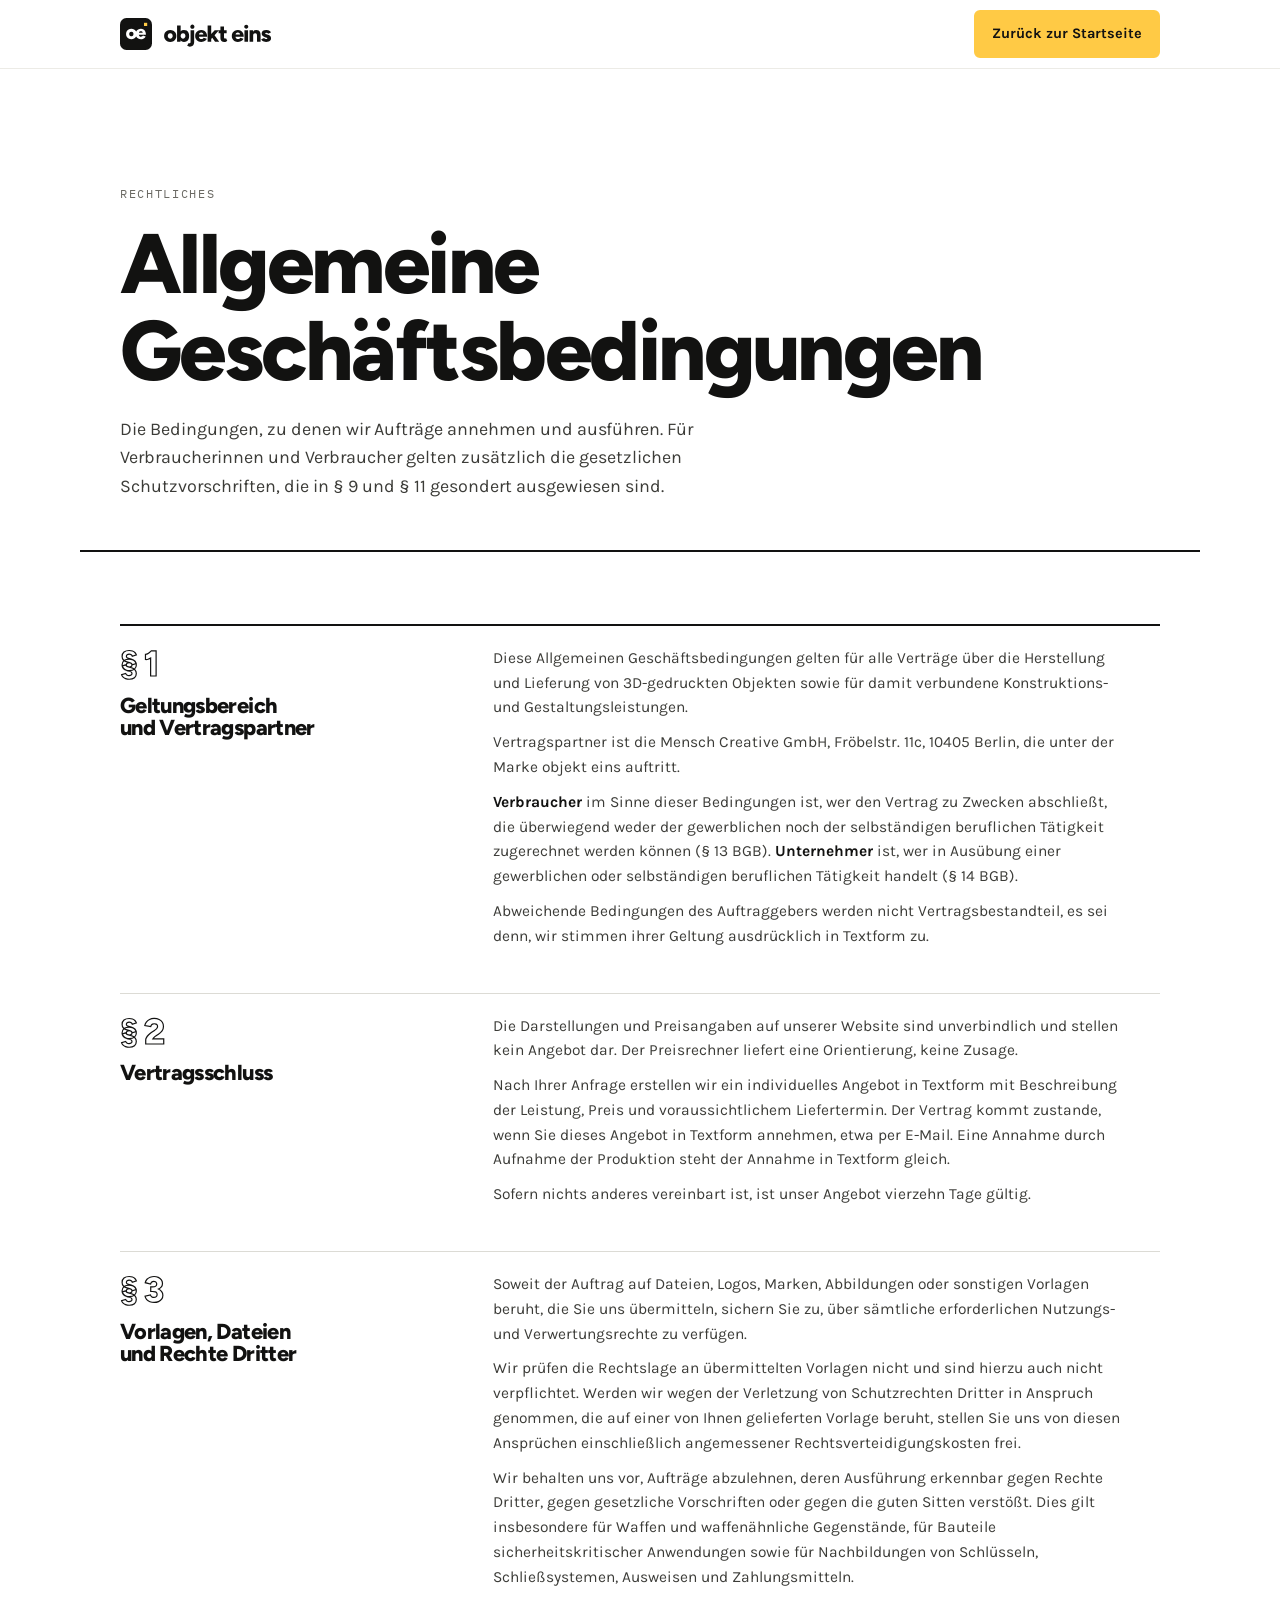
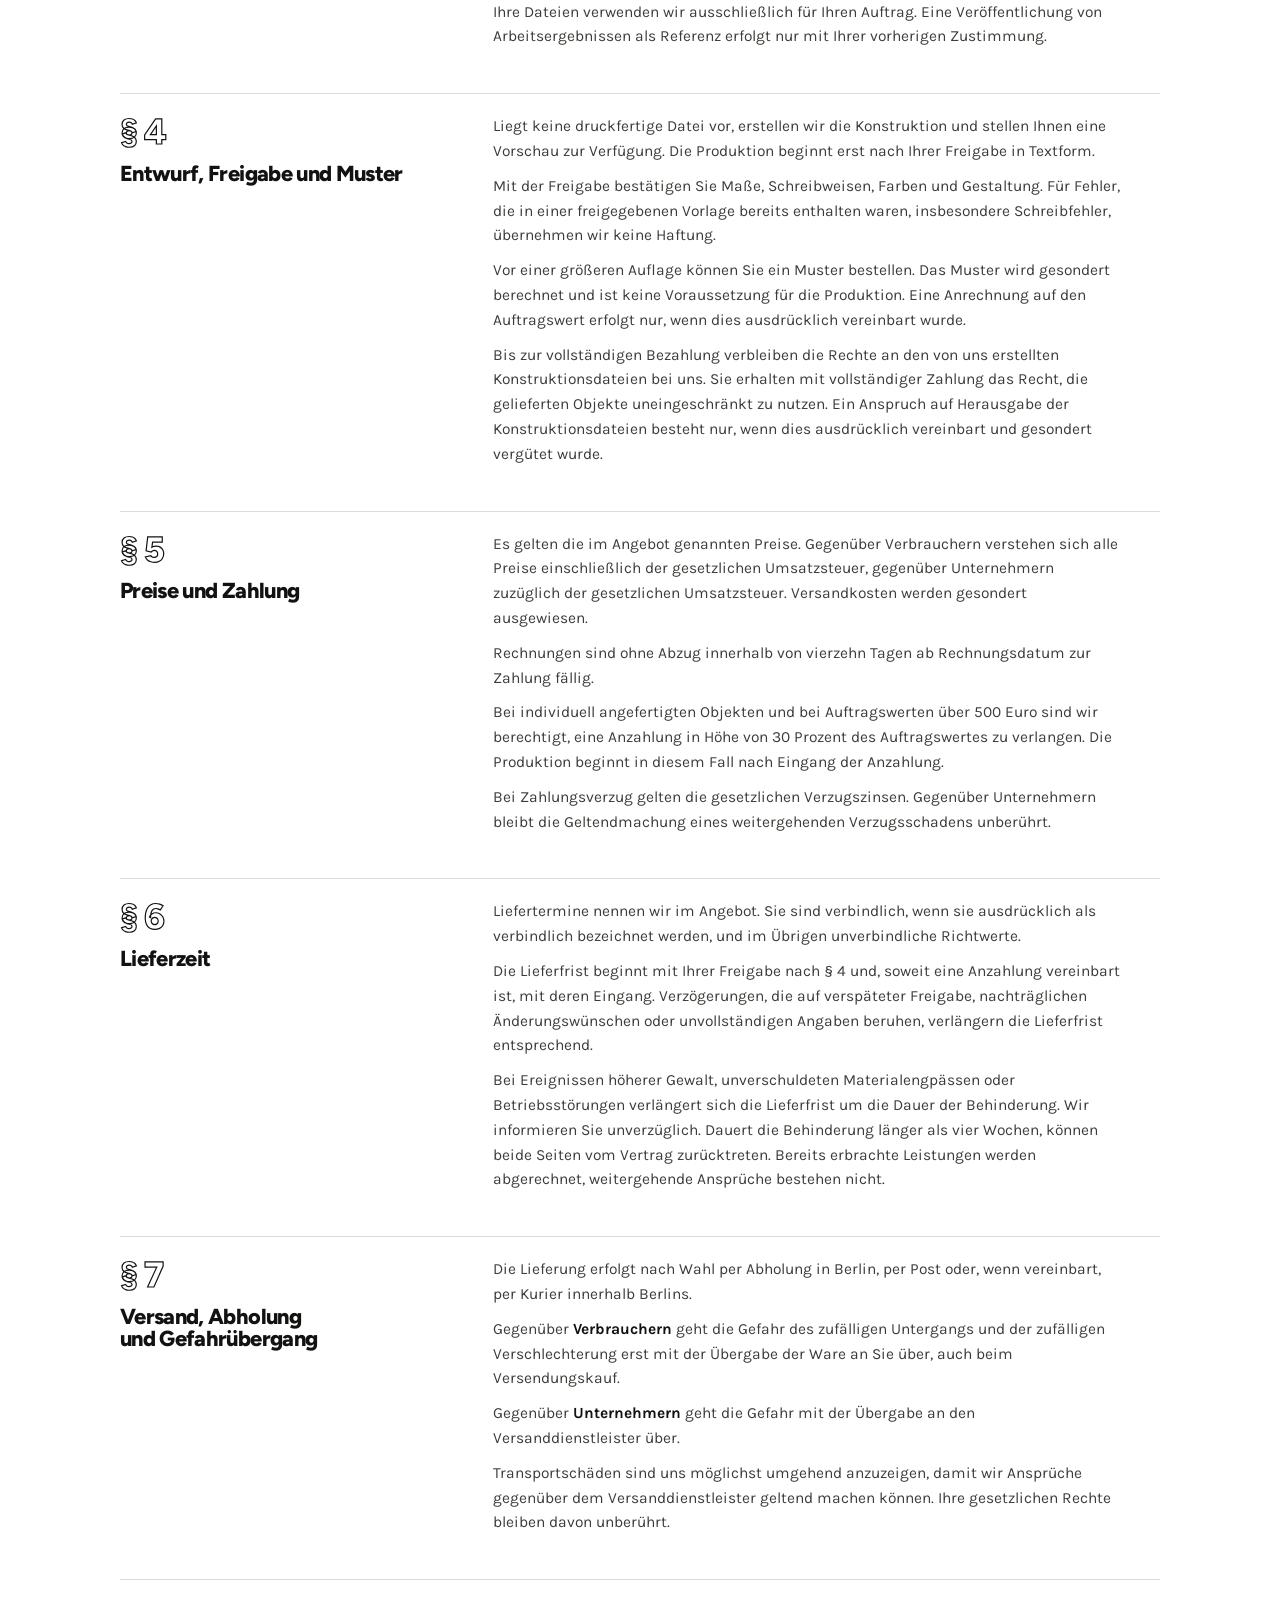
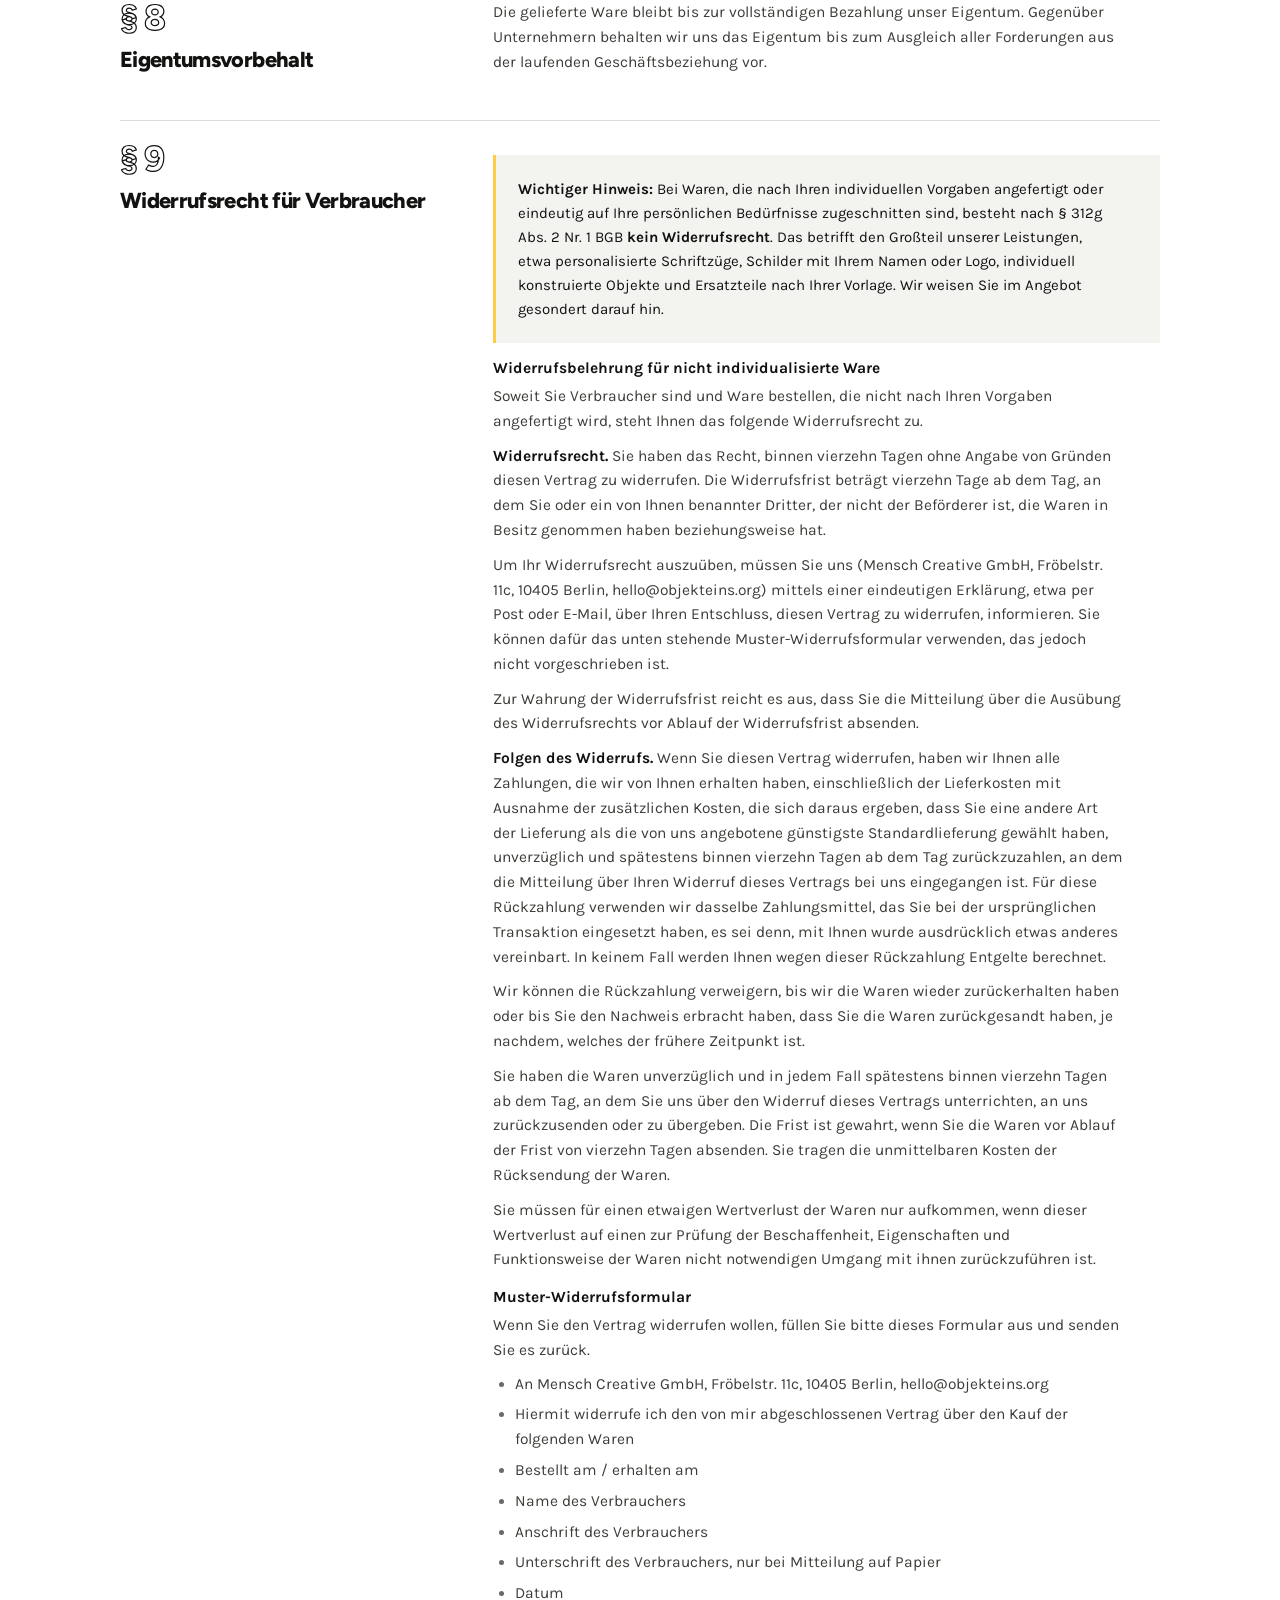
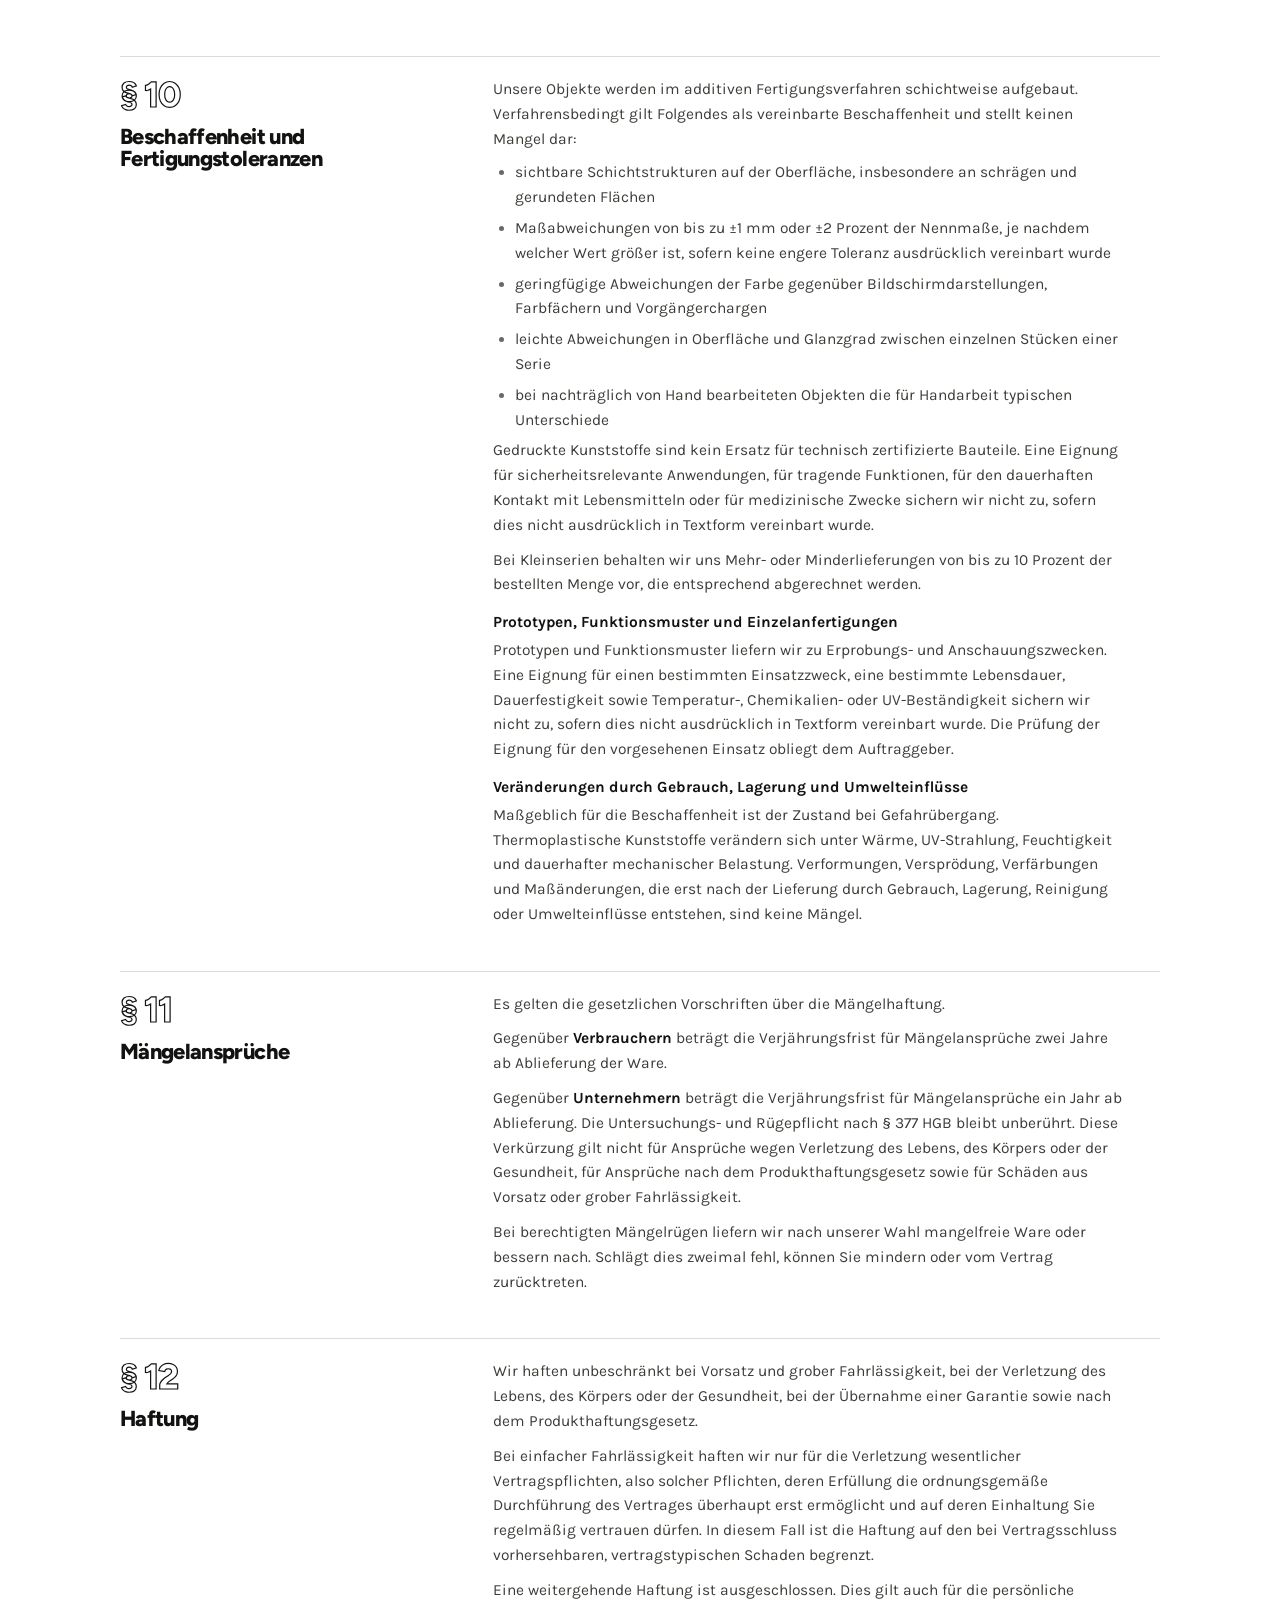
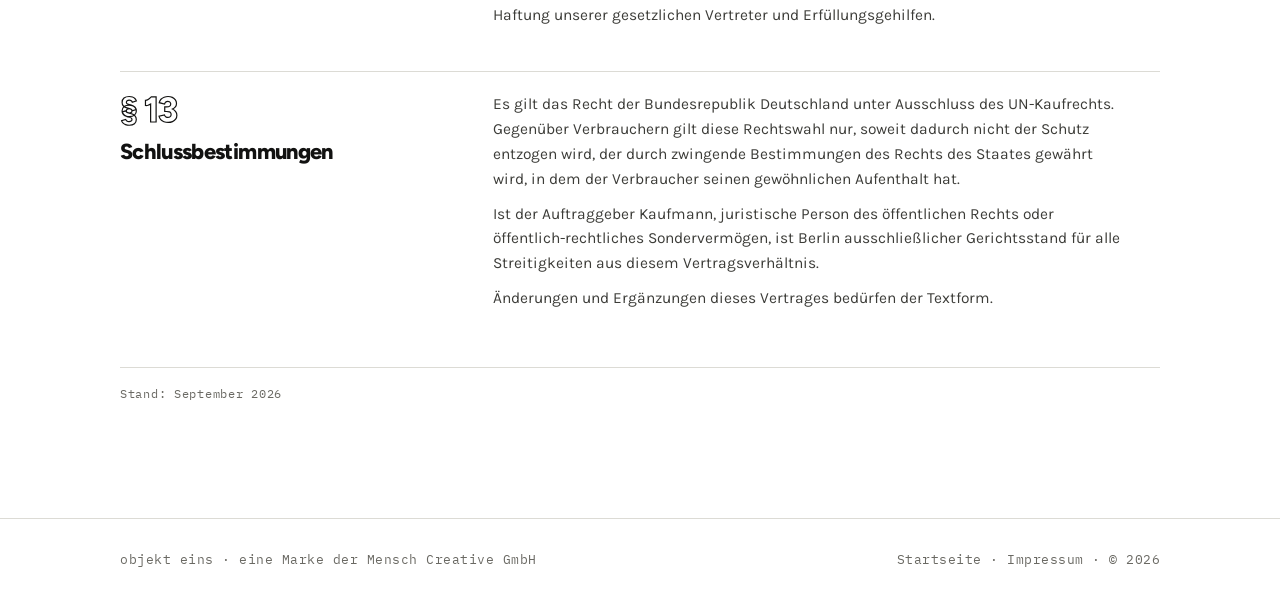
<file: agb.html>
<!doctype html>
<html lang="de">
<head>
<meta charset="utf-8">
<meta name="viewport" content="width=device-width,initial-scale=1,viewport-fit=cover">
<title>Allgemeine Geschäftsbedingungen, objekt eins</title>
<meta name="description" content="Bedingungen für Aufträge bei objekt eins, Mensch Creative GmbH.">
<link rel="canonical" href="https://objekteins.org/agb.html">
<link rel="icon" type="image/svg+xml" href="[data-uri]">

</head>
<body>
<link rel="stylesheet" href="fonts/fonts.css">
<style>
:root{
  --paper:#FFFFFF;
  --panel:#F3F3F0;
  --ink:#121211;
  --ink-2:#3C3C38;
  --mute:#6A6963;
  --line:#DCDBD5;
  --hair:#ECEBE6;
  --accent:#FFCA45;
  --accent-deep:#F0B92A;
  --accent-ink:#121211;
  --num:#121211;

  --disp:"Figtree","Helvetica Neue",Arial,sans-serif;
  --body:"Karla","Helvetica Neue",Arial,sans-serif;
  --mono:"IBM Plex Mono",ui-monospace,"SFMono-Regular",Consolas,monospace;

  --spine:1120px;
}
@media (prefers-color-scheme: dark){
  :root:not([data-theme="light"]){
    --paper:#131312;
    --panel:#1C1C1A;
    --ink:#F1F0EC;
    --ink-2:#CFCEC7;
    --mute:#96958E;
    --line:#333330;
    --hair:#272725;
    --accent:#FFCA45;
    --accent-deep:#F0B92A;
    --accent-ink:#121211;
    --num:#F1F0EC;
  }
}
:root[data-theme="dark"]{
  --paper:#131312;
  --panel:#1C1C1A;
  --ink:#F1F0EC;
  --ink-2:#CFCEC7;
  --mute:#96958E;
  --line:#333330;
  --hair:#272725;
  --accent:#FFCA45;
  --accent-deep:#F0B92A;
  --accent-ink:#121211;
  --num:#F1F0EC;
}

*{margin:0;padding:0;box-sizing:border-box}
html{scroll-behavior:smooth}
@media (prefers-reduced-motion:reduce){html{scroll-behavior:auto} *{transition:none!important}}
body{
  background:var(--paper);
  color:var(--ink);
  font-family:var(--body);
  font-size:16px;
  line-height:1.6;
  -webkit-font-smoothing:antialiased;
}
h1,h2,h3{font-family:var(--disp);font-weight:800;letter-spacing:-0.03em;line-height:1.02;text-wrap:balance}
a{color:inherit}
:focus-visible{outline:2px solid var(--ink);outline-offset:3px}

.spine{width:100%;max-width:var(--spine);margin:0 auto;padding-inline:clamp(20px,5vw,40px)}

/* header */
.top{position:sticky;top:env(safe-area-inset-top,0px);z-index:20;background:color-mix(in srgb,var(--paper) 90%,transparent);backdrop-filter:blur(10px);-webkit-backdrop-filter:blur(10px);border-bottom:1px solid var(--hair)}
.topbar{display:flex;align-items:center;gap:20px;height:68px}
.mark{display:block;height:32px;color:var(--ink)}
.mark svg{display:block;height:32px;width:auto}
.mark .lg-narrow{display:none}
.back{margin-left:auto;font-family:var(--body);font-size:14.5px;font-weight:700;text-decoration:none;color:#121211;background:var(--accent);border:2px solid var(--accent);border-radius:6px;padding:10px 16px;white-space:nowrap;transition:background .18s ease,color .18s ease,border-color .18s ease}
.back:hover{background:var(--ink);border-color:var(--ink);color:var(--paper)}
@media(max-width:460px){.mark .lg-wide{display:none}.mark .lg-narrow{display:block}.mark,.mark svg{height:34px}.back{font-size:13px;padding:9px 12px}}

/* page head */
.pagehead{padding-block:clamp(56px,9vw,120px) clamp(28px,4vw,48px);border-bottom:2px solid var(--ink)}
.label{font-family:var(--mono);font-size:12px;letter-spacing:.14em;text-transform:uppercase;color:var(--mute);margin-bottom:18px}
.pagehead h1{font-size:clamp(40px,6.6vw,88px);margin-bottom:22px}
.pagehead p{font-size:clamp(17px,1.4vw,19px);color:var(--ink-2);max-width:58ch}

/* body */
main{padding-block:clamp(40px,6vw,72px) clamp(64px,9vw,120px)}
.block{border-top:2px solid var(--ink);padding-top:18px;margin-top:clamp(32px,4vw,48px)}
.block:first-child{margin-top:0}
.block h2{font-size:clamp(22px,2vw,28px);margin-bottom:14px}
.block p{font-size:15.5px;color:var(--ink-2);max-width:72ch}
.block p + p{margin-top:11px}
.block a{color:var(--ink);text-decoration:none;border-bottom:2px solid var(--accent)}
.block a:hover{background:var(--accent);color:#121211}

.facts{display:grid;grid-template-columns:auto 1fr;gap:10px 32px;font-size:15.5px;max-width:72ch}
@media(max-width:560px){.facts{grid-template-columns:1fr;gap:2px}.facts dt{margin-top:12px}.facts dt:first-child{margin-top:0}}
.facts dt{font-family:var(--mono);font-size:12px;letter-spacing:.08em;text-transform:uppercase;color:var(--mute);padding-top:4px}
.facts dd{color:var(--ink);font-weight:500}
.facts .sub{color:var(--mute);font-size:14px;font-weight:400}
.facts dd a{color:var(--ink);text-decoration:none;border-bottom:2px solid var(--accent)}

.brandnote{background:var(--accent);color:#121211;padding:clamp(22px,3vw,32px);margin-top:clamp(30px,4vw,44px);border-radius:6px}
.brandnote:first-child{margin-top:0}
.brandnote p{font-size:clamp(17px,1.5vw,20px);color:#121211;max-width:60ch;line-height:1.45}
.brandnote strong{font-weight:700}

footer{border-top:1px solid var(--line);padding-block:30px}
.foot{display:flex;justify-content:space-between;gap:18px;flex-wrap:wrap;font-family:var(--mono);font-size:12.5px;letter-spacing:.04em;color:var(--mute)}
.foot a{text-decoration:none}
.foot a:hover{color:var(--ink);text-decoration:underline;text-decoration-color:var(--accent);text-decoration-thickness:2px}

/* legal documents */
.sec{border-top:1px solid var(--line);padding-top:20px;margin-top:clamp(28px,3.6vw,44px);display:grid;grid-template-columns:minmax(0,4fr) minmax(0,8fr);gap:12px 40px}
.sec:first-of-type{margin-top:0;border-top:2px solid var(--ink)}
.sec > h2{font-size:clamp(20px,1.7vw,24px);margin-bottom:6px;display:flex;flex-direction:column;gap:6px;align-items:flex-start}
.sec > h2 .n{font-family:var(--disp);font-size:clamp(28px,2.8vw,40px);font-weight:800;letter-spacing:-0.03em;line-height:1;color:transparent;-webkit-text-stroke:1.2px var(--ink);flex:none;margin-bottom:6px}
.sec > .secbody{grid-column:2;min-width:0}
.sec p{font-size:15.5px;color:var(--ink-2);max-width:70ch}
.sec p + p{margin-top:10px}
.sec h3{font-family:var(--body);font-size:15.5px;font-weight:700;letter-spacing:0;color:var(--ink);margin-top:18px;margin-bottom:7px}
.sec ol,.sec ul{margin:9px 0 0 0;padding-left:22px;font-size:15.5px;color:var(--ink-2);max-width:70ch}
.sec li{margin-bottom:6px}
.sec li::marker{color:var(--mute)}
.sec a{color:var(--ink);text-decoration:none;border-bottom:2px solid var(--accent)}
.sec a:hover{background:var(--accent);color:#121211}
.sec strong{color:var(--ink);font-weight:700}
.note{background:var(--panel);border-left:3px solid var(--accent);padding:clamp(16px,2.2vw,22px);margin-top:14px}
.note p{font-size:15px;color:var(--ink);max-width:66ch}
.todo{border-left:3px solid var(--accent);background:var(--panel);padding:14px 18px;margin-top:14px}
.todo p{font-family:var(--mono);font-size:12.5px;line-height:1.8;letter-spacing:.02em;color:var(--ink-2);max-width:70ch}
.stand{margin-top:clamp(34px,4.5vw,56px);padding-top:16px;border-top:1px solid var(--line);font-family:var(--mono);font-size:12px;letter-spacing:.06em;color:var(--mute)}
.ph{background:color-mix(in srgb,var(--accent) 45%,transparent);color:var(--ink);padding:1px 6px;font-family:var(--mono);font-size:.86em;letter-spacing:.04em;white-space:nowrap}
@media(max-width:760px){
  .sec{grid-template-columns:1fr;gap:10px}
  .sec > .secbody{grid-column:1}
  .sec > h2{flex-direction:row;align-items:baseline;gap:14px}
  .sec > h2 .n{font-size:24px;margin-bottom:0}
}
</style>

<header class="top">
  <div class="spine topbar">
    <a class="mark" href="index.html" aria-label="objekt eins, Startseite"><span class="lg-wide"><svg xmlns="http://www.w3.org/2000/svg" viewBox="0 0 4738 1000" aria-hidden="true"><rect width="1000" height="1000" rx="200" fill="currentColor"/><path d="M355.65 662.44Q306.68 662.44 269.48 641.67Q232.28 620.9 210.89 584.31Q189.5 547.74 189.5 500.0Q189.5 452.26 210.26 415.68Q231.04 379.1 268.55 358.33Q306.06 337.56 353.8 337.56Q402.78 337.56 440.28 358.33Q477.8 379.1 498.56 415.68Q519.33 452.26 519.33 500.0Q519.33 547.74 498.56 584.31Q477.8 620.9 440.6 641.67Q403.4 662.44 355.65 662.44ZM355.65 573.16Q374.26 573.16 388.83 563.85Q403.4 554.56 411.77 538.13Q420.14 521.7 420.14 500.0Q420.14 478.3 411.77 461.87Q403.4 445.44 388.52 436.14Q373.64 426.84 354.41 426.84Q335.2 426.84 320.32 436.14Q305.44 445.44 297.07 461.87Q288.7 478.3 288.7 500.0Q288.7 521.7 297.07 538.13Q305.44 554.56 320.63 563.85Q335.82 573.16 355.65 573.16Z M653.26 662.44Q604.9 662.44 567.7 641.67Q530.5 620.9 509.41 584.31Q488.34 547.74 488.34 500.0Q488.34 451.64 509.73 415.06Q531.12 378.48 568.31 358.02Q605.52 337.56 654.5 337.56Q698.52 337.56 733.86 358.64Q769.2 379.72 789.97 421.26Q810.74 462.8 810.74 524.8H588.78Q591.88 551.46 610.79 567.27Q629.69 583.08 655.74 583.08Q678.68 583.08 694.49 572.85Q710.3 562.62 716.5 547.12L802.06 576.26Q789.66 605.4 767.03 624.62Q744.4 643.84 715.26 653.14Q686.12 662.44 653.26 662.44ZM591.26 460.32H709.68Q707.19 441.72 697.89 430.87Q688.59 420.02 676.19 415.37Q663.8 410.72 651.4 410.72Q639.62 410.72 626.59 415.37Q613.57 420.02 603.97 430.87Q594.36 441.72 591.26 460.32Z" fill="var(--paper)"/><rect x="750" y="150" width="100" height="100" fill="var(--accent)"/><path d="M1570.96 748.64Q1514.08 748.64 1470.88 724.52Q1427.68 700.4 1402.84 657.92Q1378.0 615.44 1378.0 560.0Q1378.0 504.56 1402.12 462.08Q1426.24 419.6 1469.8 395.48Q1513.36 371.36 1568.8 371.36Q1625.68 371.36 1669.24 395.48Q1712.8 419.6 1736.92 462.08Q1761.04 504.56 1761.04 560.0Q1761.04 615.44 1736.92 657.92Q1712.8 700.4 1669.6 724.52Q1626.4 748.64 1570.96 748.64ZM1570.96 644.96Q1592.56 644.96 1609.48 634.16Q1626.4 623.36 1636.12 604.28Q1645.84 585.2 1645.84 560.0Q1645.84 534.8 1636.12 515.72Q1626.4 496.64 1609.12 485.84Q1591.84 475.04 1569.52 475.04Q1547.2 475.04 1529.92 485.84Q1512.63 496.64 1502.92 515.72Q1493.2 534.8 1493.2 560.0Q1493.2 585.2 1502.92 604.28Q1512.63 623.36 1530.28 634.16Q1547.92 644.96 1570.96 644.96Z M1997.91 748.64Q1963.36 748.64 1937.44 734.59Q1911.52 720.56 1894.23 693.92L1889.91 740.0H1783.36V236.0H1895.67V423.2Q1912.95 398.0 1938.52 384.68Q1964.08 371.36 1997.91 371.36Q2048.31 371.36 2085.04 394.04Q2121.75 416.72 2141.2 458.84Q2160.64 500.96 2160.64 560.0Q2160.64 618.32 2141.2 660.8Q2121.75 703.28 2085.04 725.96Q2048.31 748.64 1997.91 748.64ZM1969.12 644.96Q1990.71 644.96 2007.27 634.16Q2023.84 623.36 2033.92 604.28Q2044.0 585.2 2044.0 560.0Q2044.0 534.8 2034.63 515.72Q2025.27 496.64 2008.35 485.84Q1991.43 475.04 1969.84 475.04Q1948.23 475.04 1931.31 485.84Q1914.39 496.64 1905.04 516.07Q1895.67 535.52 1895.67 560.0Q1895.67 585.2 1905.04 604.28Q1914.39 623.36 1930.96 634.16Q1947.52 644.96 1969.12 644.96Z M2261.43 336.8Q2235.52 336.8 2216.08 317.36Q2196.64 297.92 2196.64 272.0Q2196.64 245.36 2216.08 225.92Q2235.52 206.48 2261.43 206.48Q2288.08 206.48 2307.51 225.92Q2326.95 245.36 2326.95 272.0Q2326.95 297.92 2307.51 317.36Q2288.08 336.8 2261.43 336.8ZM2181.52 894.8Q2134.72 894.8 2098.72 871.04L2144.79 778.16Q2153.43 783.2 2162.08 786.8Q2170.72 790.4 2177.91 790.4Q2205.27 790.4 2205.27 752.96V380.0H2317.6V760.88Q2317.6 824.24 2282.31 859.52Q2247.04 894.8 2181.52 894.8Z M2540.08 748.64Q2483.92 748.64 2440.72 724.52Q2397.52 700.4 2373.04 657.92Q2348.56 615.44 2348.56 560.0Q2348.56 503.84 2373.39 461.36Q2398.24 418.88 2441.43 395.12Q2484.64 371.36 2541.52 371.36Q2592.64 371.36 2633.68 395.84Q2674.72 420.32 2698.84 468.55Q2722.96 516.8 2722.96 588.8H2465.2Q2468.8 619.76 2490.76 638.12Q2512.72 656.48 2542.96 656.48Q2569.6 656.48 2587.96 644.6Q2606.31 632.72 2613.52 614.72L2712.88 648.56Q2698.48 682.4 2672.2 704.72Q2645.92 727.04 2612.08 737.83Q2578.24 748.64 2540.08 748.64ZM2468.08 513.92H2605.6Q2602.72 492.32 2591.92 479.72Q2581.12 467.12 2566.72 461.72Q2552.31 456.32 2537.92 456.32Q2524.24 456.32 2509.12 461.72Q2494.0 467.12 2482.84 479.72Q2471.68 492.32 2468.08 513.92Z M2738.07 740.0V236.0H2850.39V500.96L2959.12 380.0H3090.87L2954.79 535.52L3100.24 740.0H2969.91L2883.51 616.88L2850.39 653.6V740.0Z M3265.12 748.64Q3201.04 748.64 3169.72 718.04Q3138.4 687.44 3138.4 630.56V474.32H3082.24V380.0H3138.4V267.68H3250.72V380.0H3332.79V474.32H3250.72V602.48Q3250.72 624.08 3258.64 634.16Q3266.56 644.24 3283.12 644.24Q3289.6 644.24 3298.24 641.0Q3306.88 637.76 3314.08 632.72L3352.96 714.8Q3335.68 729.2 3311.56 738.92Q3287.44 748.64 3265.12 748.64Z M3684.88 748.64Q3628.72 748.64 3585.52 724.52Q3542.32 700.4 3517.84 657.92Q3493.36 615.44 3493.36 560.0Q3493.36 503.84 3518.2 461.36Q3543.04 418.88 3586.24 395.12Q3629.44 371.36 3686.32 371.36Q3737.44 371.36 3778.48 395.84Q3819.52 420.32 3843.64 468.55Q3867.76 516.8 3867.76 588.8H3610.0Q3613.60 619.76 3635.56 638.12Q3657.52 656.48 3687.76 656.48Q3714.4 656.48 3732.76 644.6Q3751.12 632.72 3758.32 614.72L3857.68 648.56Q3843.28 682.4 3817.0 704.72Q3790.72 727.04 3756.88 737.83Q3723.04 748.64 3684.88 748.64ZM3612.88 513.92H3750.4Q3747.52 492.32 3736.72 479.72Q3725.92 467.12 3711.52 461.72Q3697.12 456.32 3682.72 456.32Q3669.04 456.32 3653.92 461.72Q3638.8 467.12 3627.64 479.72Q3616.48 492.32 3612.88 513.92Z M3889.35 740.0V380.0H4001.68V740.0ZM3945.52 333.92Q3920.31 333.92 3901.24 314.84Q3882.16 295.76 3882.16 270.56Q3882.16 243.92 3901.24 225.56Q3920.31 207.20 3945.52 207.20Q3971.44 207.20 3990.16 225.56Q4008.87 243.92 4008.87 270.56Q4008.87 295.76 3990.16 314.84Q3971.44 333.92 3945.52 333.92Z M4049.2 740.0V380.0H4155.04L4159.36 426.08Q4177.36 400.16 4203.28 385.76Q4229.2 371.36 4261.6 371.36Q4304.8 371.36 4334.32 389.0Q4363.84 406.64 4378.6 442.64Q4393.36 478.64 4393.36 534.8V740.0H4281.04V555.68Q4281.04 526.88 4274.55 509.96Q4268.08 493.04 4256.2 485.12Q4244.32 477.2 4227.04 476.48Q4194.64 475.76 4178.08 494.12Q4161.52 512.48 4161.52 549.92V740.0Z M4564.71 748.64Q4529.44 748.64 4498.84 738.2Q4468.24 727.76 4445.92 708.68Q4423.59 689.6 4412.79 662.24L4504.95 623.36Q4514.32 642.08 4530.87 651.08Q4547.44 660.08 4564.71 660.08Q4582.71 660.08 4592.79 653.96Q4602.87 647.84 4602.87 637.04Q4602.87 625.52 4592.43 619.04Q4581.99 612.56 4562.55 607.52L4531.59 599.6Q4481.2 586.64 4454.2 556.76Q4427.2 526.88 4427.2 487.28Q4427.2 431.84 4465.36 401.6Q4503.51 371.36 4571.2 371.36Q4609.36 371.36 4638.51 381.44Q4667.67 391.52 4687.48 409.88Q4707.28 428.24 4715.91 452.72L4626.63 489.44Q4621.59 475.04 4606.11 467.48Q4590.63 459.92 4571.91 459.92Q4556.07 459.92 4547.43 466.76Q4538.79 473.6 4538.79 485.12Q4538.79 493.76 4549.24 499.88Q4559.67 506.0 4579.83 511.04L4617.99 520.4Q4651.83 529.04 4674.87 546.68Q4697.91 564.31 4709.43 587.72Q4720.95 611.12 4720.95 637.76Q4720.95 671.6 4701.16 696.44Q4681.36 721.28 4646.08 734.96Q4610.79 748.64 4564.71 748.64Z" fill="currentColor"/></svg></span><span class="lg-narrow"><svg xmlns="http://www.w3.org/2000/svg" viewBox="0 0 2757 1000" aria-hidden="true"><rect width="1000" height="1000" rx="200" fill="currentColor"/><path d="M355.65 662.44Q306.68 662.44 269.48 641.67Q232.28 620.9 210.89 584.31Q189.5 547.74 189.5 500.0Q189.5 452.26 210.26 415.68Q231.04 379.1 268.55 358.33Q306.06 337.56 353.8 337.56Q402.78 337.56 440.28 358.33Q477.8 379.1 498.56 415.68Q519.33 452.26 519.33 500.0Q519.33 547.74 498.56 584.31Q477.8 620.9 440.6 641.67Q403.4 662.44 355.65 662.44ZM355.65 573.16Q374.26 573.16 388.83 563.85Q403.4 554.56 411.77 538.13Q420.14 521.7 420.14 500.0Q420.14 478.3 411.77 461.87Q403.4 445.44 388.52 436.14Q373.64 426.84 354.41 426.84Q335.2 426.84 320.32 436.14Q305.44 445.44 297.07 461.87Q288.7 478.3 288.7 500.0Q288.7 521.7 297.07 538.13Q305.44 554.56 320.63 563.85Q335.82 573.16 355.65 573.16Z M653.26 662.44Q604.9 662.44 567.7 641.67Q530.5 620.9 509.41 584.31Q488.34 547.74 488.34 500.0Q488.34 451.64 509.73 415.06Q531.12 378.48 568.31 358.02Q605.52 337.56 654.5 337.56Q698.52 337.56 733.86 358.64Q769.2 379.72 789.97 421.26Q810.74 462.8 810.74 524.8H588.78Q591.88 551.46 610.79 567.27Q629.69 583.08 655.74 583.08Q678.68 583.08 694.49 572.85Q710.3 562.62 716.5 547.12L802.06 576.26Q789.66 605.4 767.03 624.62Q744.4 643.84 715.26 653.14Q686.12 662.44 653.26 662.44ZM591.26 460.32H709.68Q707.19 441.72 697.89 430.87Q688.59 420.02 676.19 415.37Q663.8 410.72 651.4 410.72Q639.62 410.72 626.59 415.37Q613.57 420.02 603.97 430.87Q594.36 441.72 591.26 460.32Z" fill="var(--paper)"/><rect x="750" y="150" width="100" height="100" fill="var(--accent)"/><path d="M1506.5 401.0Q1467.0 401.0 1437.0 384.25Q1407.0 367.5 1389.75 338.0Q1372.5 308.5 1372.5 270.0Q1372.5 231.5 1389.25 202.0Q1406.0 172.5 1436.25 155.75Q1466.5 139.0 1505.0 139.0Q1544.5 139.0 1574.75 155.75Q1605.0 172.5 1621.75 202.0Q1638.5 231.5 1638.5 270.0Q1638.5 308.5 1621.75 338.0Q1605.0 367.5 1575.0 384.25Q1545.0 401.0 1506.5 401.0ZM1506.5 329.0Q1521.5 329.0 1533.25 321.5Q1545.0 314.0 1551.75 300.75Q1558.5 287.5 1558.5 270.0Q1558.5 252.5 1551.75 239.25Q1545.0 226.0 1533.0 218.5Q1521.0 211.0 1505.5 211.0Q1490.0 211.0 1478.0 218.5Q1466.0 226.0 1459.25 239.25Q1452.5 252.5 1452.5 270.0Q1452.5 287.5 1459.25 300.75Q1466.0 314.0 1478.25 321.5Q1490.5 329.0 1506.5 329.0Z M1803.0 401.0Q1779.0 401.0 1761.0 391.25Q1743.0 381.5 1731.0 363.0L1728.0 395.0H1654.0V45.0H1732.0V175.0Q1744.0 157.5 1761.75 148.25Q1779.5 139.0 1803.0 139.0Q1838.0 139.0 1863.5 154.75Q1889.0 170.5 1902.5 199.75Q1916.0 229.0 1916.0 270.0Q1916.0 310.5 1902.5 340.0Q1889.0 369.5 1863.5 385.25Q1838.0 401.0 1803.0 401.0ZM1783.0 329.0Q1798.0 329.0 1809.5 321.5Q1821.0 314.0 1828.0 300.75Q1835.0 287.5 1835.0 270.0Q1835.0 252.5 1828.5 239.25Q1822.0 226.0 1810.25 218.5Q1798.5 211.0 1783.5 211.0Q1768.5 211.0 1756.75 218.5Q1745.0 226.0 1738.5 239.5Q1732.0 253.0 1732.0 270.0Q1732.0 287.5 1738.5 300.75Q1745.0 314.0 1756.5 321.5Q1768.0 329.0 1783.0 329.0Z M1986.0 115.0Q1968.0 115.0 1954.5 101.5Q1941.0 88.0 1941.0 70.0Q1941.0 51.5 1954.5 38.0Q1968.0 24.5 1986.0 24.5Q2004.5 24.5 2018.0 38.0Q2031.5 51.5 2031.5 70.0Q2031.5 88.0 2018.0 101.5Q2004.5 115.0 1986.0 115.0ZM1930.5 502.5Q1898.0 502.5 1873.0 486.0L1905.0 421.5Q1911.0 425.0 1917.0 427.5Q1923.0 430.0 1928.0 430.0Q1947.0 430.0 1947.0 404.0V145.0H2025.0V409.5Q2025.0 453.5 2000.5 478.0Q1976.0 502.5 1930.5 502.5Z M2179.5 401.0Q2140.5 401.0 2110.5 384.25Q2080.5 367.5 2063.5 338.0Q2046.5 308.5 2046.5 270.0Q2046.5 231.0 2063.75 201.5Q2081.0 172.0 2111.0 155.5Q2141.0 139.0 2180.5 139.0Q2216.0 139.0 2244.5 156.0Q2273.0 173.0 2289.75 206.5Q2306.5 240.0 2306.5 290.0H2127.5Q2130.0 311.5 2145.25 324.25Q2160.5 337.0 2181.5 337.0Q2200.0 337.0 2212.75 328.75Q2225.5 320.5 2230.5 308.0L2299.5 331.5Q2289.5 355.0 2271.25 370.5Q2253.0 386.0 2229.5 393.5Q2206.0 401.0 2179.5 401.0ZM2129.5 238.0H2225.0Q2223.0 223.0 2215.5 214.25Q2208.0 205.5 2198.0 201.75Q2188.0 198.0 2178.0 198.0Q2168.5 198.0 2158.0 201.75Q2147.5 205.5 2139.75 214.25Q2132.0 223.0 2129.5 238.0Z M2317.0 395.0V45.0H2395.0V229.0L2470.5 145.0H2562.0L2467.5 253.0L2568.5 395.0H2478.0L2418.0 309.5L2395.0 335.0V395.0Z M2683.0 401.0Q2638.5 401.0 2616.75 379.75Q2595.0 358.5 2595.0 319.0V210.5H2556.0V145.0H2595.0V67.0H2673.0V145.0H2730.0V210.5H2673.0V299.5Q2673.0 314.5 2678.5 321.5Q2684.0 328.5 2695.5 328.5Q2700.0 328.5 2706.0 326.25Q2712.0 324.0 2717.0 320.5L2744.0 377.5Q2732.0 387.5 2715.25 394.25Q2698.5 401.0 2683.0 401.0Z M1505.5 861.0Q1466.5 861.0 1436.5 844.25Q1406.5 827.5 1389.5 798.0Q1372.5 768.5 1372.5 730.0Q1372.5 691.0 1389.75 661.5Q1407.0 632.0 1437.0 615.5Q1467.0 599.0 1506.5 599.0Q1542.0 599.0 1570.5 616.0Q1599.0 633.0 1615.75 666.5Q1632.5 700.0 1632.5 750.0H1453.5Q1456.0 771.5 1471.25 784.25Q1486.5 797.0 1507.5 797.0Q1526.0 797.0 1538.75 788.75Q1551.5 780.5 1556.5 768.0L1625.5 791.5Q1615.5 815.0 1597.25 830.5Q1579.0 846.0 1555.5 853.5Q1532.0 861.0 1505.5 861.0ZM1455.5 698.0H1551.0Q1549.0 683.0 1541.5 674.25Q1534.0 665.5 1524.0 661.75Q1514.0 658.0 1504.0 658.0Q1494.5 658.0 1484.0 661.75Q1473.5 665.5 1465.75 674.25Q1458.0 683.0 1455.5 698.0Z M1647.5 855.0V605.0H1725.5V855.0ZM1686.5 573.0Q1669.0 573.0 1655.75 559.75Q1642.5 546.5 1642.5 529.0Q1642.5 510.5 1655.75 497.75Q1669.0 485.0 1686.5 485.0Q1704.5 485.0 1717.5 497.75Q1730.5 510.5 1730.5 529.0Q1730.5 546.5 1717.5 559.75Q1704.5 573.0 1686.5 573.0Z M1758.5 855.0V605.0H1832.0L1835.0 637.0Q1847.5 619.0 1865.5 609.0Q1883.5 599.0 1906.0 599.0Q1936.0 599.0 1956.5 611.25Q1977.0 623.5 1987.25 648.5Q1997.5 673.5 1997.5 712.5V855.0H1919.5V727.0Q1919.5 707.0 1915.0 695.25Q1910.5 683.5 1902.25 678.0Q1894.0 672.5 1882.0 672.0Q1859.5 671.5 1848.0 684.25Q1836.5 697.0 1836.5 723.0V855.0Z M2116.5 861.0Q2092.0 861.0 2070.75 853.75Q2049.5 846.5 2034.0 833.25Q2018.5 820.0 2011.0 801.0L2075.0 774.0Q2081.5 787.0 2093.0 793.25Q2104.5 799.5 2116.5 799.5Q2129.0 799.5 2136.0 795.25Q2143.0 791.0 2143.0 783.5Q2143.0 775.5 2135.75 771.0Q2128.5 766.5 2115.0 763.0L2093.5 757.5Q2058.5 748.5 2039.75 727.75Q2021.0 707.0 2021.0 679.5Q2021.0 641.0 2047.5 620.0Q2074.0 599.0 2121.0 599.0Q2147.5 599.0 2167.75 606.0Q2188.0 613.0 2201.75 625.75Q2215.5 638.5 2221.5 655.5L2159.5 681.0Q2156.0 671.0 2145.25 665.75Q2134.5 660.5 2121.5 660.5Q2110.5 660.5 2104.5 665.25Q2098.5 670.0 2098.5 678.0Q2098.5 684.0 2105.75 688.25Q2113.0 692.5 2127.0 696.0L2153.5 702.5Q2177.0 708.5 2193.0 720.75Q2209.0 733.0 2217.0 749.25Q2225.0 765.5 2225.0 784.0Q2225.0 807.5 2211.25 824.75Q2197.5 842.0 2173.0 851.5Q2148.5 861.0 2116.5 861.0Z" fill="currentColor"/></svg></span></a>
    <a class="back" href="index.html">Zurück zur Startseite</a>
  </div>
</header>

<div class="spine pagehead">
  <div class="label">Rechtliches</div>
  <h1>Allgemeine Geschäftsbedingungen</h1>
  <p>Die Bedingungen, zu denen wir Aufträge annehmen und ausführen. Für Verbraucherinnen und Verbraucher gelten zusätzlich die gesetzlichen Schutzvorschriften, die in § 9 und § 11 gesondert ausgewiesen sind.</p>
</div>

<main class="spine">

  <div class="sec">
    <h2><span class="n">§ 1</span><span>Geltungsbereich und Vertragspartner</span></h2>
    <div class="secbody">
    <p>Diese Allgemeinen Geschäftsbedingungen gelten für alle Verträge über die Herstellung und Lieferung von 3D-gedruckten Objekten sowie für damit verbundene Konstruktions- und Gestaltungsleistungen.</p>
    <p>Vertragspartner ist die Mensch Creative GmbH, Fröbelstr. 11c, 10405 Berlin, die unter der Marke objekt eins auftritt.</p>
    <p><strong>Verbraucher</strong> im Sinne dieser Bedingungen ist, wer den Vertrag zu Zwecken abschließt, die überwiegend weder der gewerblichen noch der selbständigen beruflichen Tätigkeit zugerechnet werden können (§ 13 BGB). <strong>Unternehmer</strong> ist, wer in Ausübung einer gewerblichen oder selbständigen beruflichen Tätigkeit handelt (§ 14 BGB).</p>
    <p>Abweichende Bedingungen des Auftraggebers werden nicht Vertragsbestandteil, es sei denn, wir stimmen ihrer Geltung ausdrücklich in Textform zu.</p></div>
  </div>

  <div class="sec">
    <h2><span class="n">§ 2</span><span>Vertragsschluss</span></h2>
    <div class="secbody">
    <p>Die Darstellungen und Preisangaben auf unserer Website sind unverbindlich und stellen kein Angebot dar. Der Preisrechner liefert eine Orientierung, keine Zusage.</p>
    <p>Nach Ihrer Anfrage erstellen wir ein individuelles Angebot in Textform mit Beschreibung der Leistung, Preis und voraussichtlichem Liefertermin. Der Vertrag kommt zustande, wenn Sie dieses Angebot in Textform annehmen, etwa per E-Mail. Eine Annahme durch Aufnahme der Produktion steht der Annahme in Textform gleich.</p>
    <p>Sofern nichts anderes vereinbart ist, ist unser Angebot vierzehn Tage gültig.</p></div>
  </div>

  <div class="sec">
    <h2><span class="n">§ 3</span><span>Vorlagen, Dateien und Rechte Dritter</span></h2>
    <div class="secbody">
    <p>Soweit der Auftrag auf Dateien, Logos, Marken, Abbildungen oder sonstigen Vorlagen beruht, die Sie uns übermitteln, sichern Sie zu, über sämtliche erforderlichen Nutzungs- und Verwertungsrechte zu verfügen.</p>
    <p>Wir prüfen die Rechtslage an übermittelten Vorlagen nicht und sind hierzu auch nicht verpflichtet. Werden wir wegen der Verletzung von Schutzrechten Dritter in Anspruch genommen, die auf einer von Ihnen gelieferten Vorlage beruht, stellen Sie uns von diesen Ansprüchen einschließlich angemessener Rechtsverteidigungskosten frei.</p>
    <p>Wir behalten uns vor, Aufträge abzulehnen, deren Ausführung erkennbar gegen Rechte Dritter, gegen gesetzliche Vorschriften oder gegen die guten Sitten verstößt. Dies gilt insbesondere für Waffen und waffenähnliche Gegenstände, für Bauteile sicherheitskritischer Anwendungen sowie für Nachbildungen von Schlüsseln, Schließsystemen, Ausweisen und Zahlungsmitteln.</p>
    <p>Ihre Dateien verwenden wir ausschließlich für Ihren Auftrag. Eine Veröffentlichung von Arbeitsergebnissen als Referenz erfolgt nur mit Ihrer vorherigen Zustimmung.</p></div>
  </div>

  <div class="sec">
    <h2><span class="n">§ 4</span><span>Entwurf, Freigabe und Muster</span></h2>
    <div class="secbody">
    <p>Liegt keine druckfertige Datei vor, erstellen wir die Konstruktion und stellen Ihnen eine Vorschau zur Verfügung. Die Produktion beginnt erst nach Ihrer Freigabe in Textform.</p>
    <p>Mit der Freigabe bestätigen Sie Maße, Schreibweisen, Farben und Gestaltung. Für Fehler, die in einer freigegebenen Vorlage bereits enthalten waren, insbesondere Schreibfehler, übernehmen wir keine Haftung.</p>
    <p>Vor einer größeren Auflage können Sie ein Muster bestellen. Das Muster wird gesondert berechnet und ist keine Voraussetzung für die Produktion. Eine Anrechnung auf den Auftragswert erfolgt nur, wenn dies ausdrücklich vereinbart wurde.</p>
    <p>Bis zur vollständigen Bezahlung verbleiben die Rechte an den von uns erstellten Konstruktionsdateien bei uns. Sie erhalten mit vollständiger Zahlung das Recht, die gelieferten Objekte uneingeschränkt zu nutzen. Ein Anspruch auf Herausgabe der Konstruktionsdateien besteht nur, wenn dies ausdrücklich vereinbart und gesondert vergütet wurde.</p></div>
  </div>

  <div class="sec">
    <h2><span class="n">§ 5</span><span>Preise und Zahlung</span></h2>
    <div class="secbody">
    <p>Es gelten die im Angebot genannten Preise. Gegenüber Verbrauchern verstehen sich alle Preise einschließlich der gesetzlichen Umsatzsteuer, gegenüber Unternehmern zuzüglich der gesetzlichen Umsatzsteuer. Versandkosten werden gesondert ausgewiesen.</p>
    <p>Rechnungen sind ohne Abzug innerhalb von vierzehn Tagen ab Rechnungsdatum zur Zahlung fällig.</p>
    <p>Bei individuell angefertigten Objekten und bei Auftragswerten über 500 Euro sind wir berechtigt, eine Anzahlung in Höhe von 30 Prozent des Auftragswertes zu verlangen. Die Produktion beginnt in diesem Fall nach Eingang der Anzahlung.</p>
    <p>Bei Zahlungsverzug gelten die gesetzlichen Verzugszinsen. Gegenüber Unternehmern bleibt die Geltendmachung eines weitergehenden Verzugsschadens unberührt.</p></div>
  </div>

  <div class="sec">
    <h2><span class="n">§ 6</span><span>Lieferzeit</span></h2>
    <div class="secbody">
    <p>Liefertermine nennen wir im Angebot. Sie sind verbindlich, wenn sie ausdrücklich als verbindlich bezeichnet werden, und im Übrigen unverbindliche Richtwerte.</p>
    <p>Die Lieferfrist beginnt mit Ihrer Freigabe nach § 4 und, soweit eine Anzahlung vereinbart ist, mit deren Eingang. Verzögerungen, die auf verspäteter Freigabe, nachträglichen Änderungswünschen oder unvollständigen Angaben beruhen, verlängern die Lieferfrist entsprechend.</p>
    <p>Bei Ereignissen höherer Gewalt, unverschuldeten Materialengpässen oder Betriebsstörungen verlängert sich die Lieferfrist um die Dauer der Behinderung. Wir informieren Sie unverzüglich. Dauert die Behinderung länger als vier Wochen, können beide Seiten vom Vertrag zurücktreten. Bereits erbrachte Leistungen werden abgerechnet, weitergehende Ansprüche bestehen nicht.</p></div>
  </div>

  <div class="sec">
    <h2><span class="n">§ 7</span><span>Versand, Abholung und Gefahrübergang</span></h2>
    <div class="secbody">
    <p>Die Lieferung erfolgt nach Wahl per Abholung in Berlin, per Post oder, wenn vereinbart, per Kurier innerhalb Berlins.</p>
    <p>Gegenüber <strong>Verbrauchern</strong> geht die Gefahr des zufälligen Untergangs und der zufälligen Verschlechterung erst mit der Übergabe der Ware an Sie über, auch beim Versendungskauf.</p>
    <p>Gegenüber <strong>Unternehmern</strong> geht die Gefahr mit der Übergabe an den Versanddienstleister über.</p>
    <p>Transportschäden sind uns möglichst umgehend anzuzeigen, damit wir Ansprüche gegenüber dem Versanddienstleister geltend machen können. Ihre gesetzlichen Rechte bleiben davon unberührt.</p></div>
  </div>

  <div class="sec">
    <h2><span class="n">§ 8</span><span>Eigentumsvorbehalt</span></h2>
    <div class="secbody">
    <p>Die gelieferte Ware bleibt bis zur vollständigen Bezahlung unser Eigentum. Gegenüber Unternehmern behalten wir uns das Eigentum bis zum Ausgleich aller Forderungen aus der laufenden Geschäftsbeziehung vor.</p></div>
  </div>

  <div class="sec">
    <h2><span class="n">§ 9</span><span>Widerrufsrecht für Verbraucher</span></h2>
    <div class="secbody">
    <div class="note">
      <p><strong>Wichtiger Hinweis:</strong> Bei Waren, die nach Ihren individuellen Vorgaben angefertigt oder eindeutig auf Ihre persönlichen Bedürfnisse zugeschnitten sind, besteht nach § 312g Abs. 2 Nr. 1 BGB <strong>kein Widerrufsrecht</strong>. Das betrifft den Großteil unserer Leistungen, etwa personalisierte Schriftzüge, Schilder mit Ihrem Namen oder Logo, individuell konstruierte Objekte und Ersatzteile nach Ihrer Vorlage. Wir weisen Sie im Angebot gesondert darauf hin.</p>
    </div>
    <h3>Widerrufsbelehrung für nicht individualisierte Ware</h3>
    <p>Soweit Sie Verbraucher sind und Ware bestellen, die nicht nach Ihren Vorgaben angefertigt wird, steht Ihnen das folgende Widerrufsrecht zu.</p>
    <p><strong>Widerrufsrecht.</strong> Sie haben das Recht, binnen vierzehn Tagen ohne Angabe von Gründen diesen Vertrag zu widerrufen. Die Widerrufsfrist beträgt vierzehn Tage ab dem Tag, an dem Sie oder ein von Ihnen benannter Dritter, der nicht der Beförderer ist, die Waren in Besitz genommen haben beziehungsweise hat.</p>
    <p>Um Ihr Widerrufsrecht auszuüben, müssen Sie uns (Mensch Creative GmbH, Fröbelstr. 11c, 10405 Berlin, hello@objekteins.org) mittels einer eindeutigen Erklärung, etwa per Post oder E-Mail, über Ihren Entschluss, diesen Vertrag zu widerrufen, informieren. Sie können dafür das unten stehende Muster-Widerrufsformular verwenden, das jedoch nicht vorgeschrieben ist.</p>
    <p>Zur Wahrung der Widerrufsfrist reicht es aus, dass Sie die Mitteilung über die Ausübung des Widerrufsrechts vor Ablauf der Widerrufsfrist absenden.</p>
    <p><strong>Folgen des Widerrufs.</strong> Wenn Sie diesen Vertrag widerrufen, haben wir Ihnen alle Zahlungen, die wir von Ihnen erhalten haben, einschließlich der Lieferkosten mit Ausnahme der zusätzlichen Kosten, die sich daraus ergeben, dass Sie eine andere Art der Lieferung als die von uns angebotene günstigste Standardlieferung gewählt haben, unverzüglich und spätestens binnen vierzehn Tagen ab dem Tag zurückzuzahlen, an dem die Mitteilung über Ihren Widerruf dieses Vertrags bei uns eingegangen ist. Für diese Rückzahlung verwenden wir dasselbe Zahlungsmittel, das Sie bei der ursprünglichen Transaktion eingesetzt haben, es sei denn, mit Ihnen wurde ausdrücklich etwas anderes vereinbart. In keinem Fall werden Ihnen wegen dieser Rückzahlung Entgelte berechnet.</p>
    <p>Wir können die Rückzahlung verweigern, bis wir die Waren wieder zurückerhalten haben oder bis Sie den Nachweis erbracht haben, dass Sie die Waren zurückgesandt haben, je nachdem, welches der frühere Zeitpunkt ist.</p>
    <p>Sie haben die Waren unverzüglich und in jedem Fall spätestens binnen vierzehn Tagen ab dem Tag, an dem Sie uns über den Widerruf dieses Vertrags unterrichten, an uns zurückzusenden oder zu übergeben. Die Frist ist gewahrt, wenn Sie die Waren vor Ablauf der Frist von vierzehn Tagen absenden. Sie tragen die unmittelbaren Kosten der Rücksendung der Waren.</p>
    <p>Sie müssen für einen etwaigen Wertverlust der Waren nur aufkommen, wenn dieser Wertverlust auf einen zur Prüfung der Beschaffenheit, Eigenschaften und Funktionsweise der Waren nicht notwendigen Umgang mit ihnen zurückzuführen ist.</p>
    <h3>Muster-Widerrufsformular</h3>
    <p>Wenn Sie den Vertrag widerrufen wollen, füllen Sie bitte dieses Formular aus und senden Sie es zurück.</p>
    <ul>
      <li>An Mensch Creative GmbH, Fröbelstr. 11c, 10405 Berlin, hello@objekteins.org</li>
      <li>Hiermit widerrufe ich den von mir abgeschlossenen Vertrag über den Kauf der folgenden Waren</li>
      <li>Bestellt am / erhalten am</li>
      <li>Name des Verbrauchers</li>
      <li>Anschrift des Verbrauchers</li>
      <li>Unterschrift des Verbrauchers, nur bei Mitteilung auf Papier</li>
      <li>Datum</li>
    </ul></div>
  </div>

  <div class="sec">
    <h2><span class="n">§ 10</span><span>Beschaffenheit und Fertigungstoleranzen</span></h2>
    <div class="secbody">
    <p>Unsere Objekte werden im additiven Fertigungsverfahren schichtweise aufgebaut. Verfahrensbedingt gilt Folgendes als vereinbarte Beschaffenheit und stellt keinen Mangel dar:</p>
    <ul>
      <li>sichtbare Schichtstrukturen auf der Oberfläche, insbesondere an schrägen und gerundeten Flächen</li>
      <li>Maßabweichungen von bis zu ±1 mm oder ±2 Prozent der Nennmaße, je nachdem welcher Wert größer ist, sofern keine engere Toleranz ausdrücklich vereinbart wurde</li>
      <li>geringfügige Abweichungen der Farbe gegenüber Bildschirmdarstellungen, Farbfächern und Vorgängerchargen</li>
      <li>leichte Abweichungen in Oberfläche und Glanzgrad zwischen einzelnen Stücken einer Serie</li>
      <li>bei nachträglich von Hand bearbeiteten Objekten die für Handarbeit typischen Unterschiede</li>
    </ul>
    <p>Gedruckte Kunststoffe sind kein Ersatz für technisch zertifizierte Bauteile. Eine Eignung für sicherheitsrelevante Anwendungen, für tragende Funktionen, für den dauerhaften Kontakt mit Lebensmitteln oder für medizinische Zwecke sichern wir nicht zu, sofern dies nicht ausdrücklich in Textform vereinbart wurde.</p>
    <p>Bei Kleinserien behalten wir uns Mehr- oder Minderlieferungen von bis zu 10 Prozent der bestellten Menge vor, die entsprechend abgerechnet werden.</p>
    <h3>Prototypen, Funktionsmuster und Einzelanfertigungen</h3>
    <p>Prototypen und Funktionsmuster liefern wir zu Erprobungs- und Anschauungszwecken. Eine Eignung für einen bestimmten Einsatzzweck, eine bestimmte Lebensdauer, Dauerfestigkeit sowie Temperatur-, Chemikalien- oder UV-Beständigkeit sichern wir nicht zu, sofern dies nicht ausdrücklich in Textform vereinbart wurde. Die Prüfung der Eignung für den vorgesehenen Einsatz obliegt dem Auftraggeber.</p>
    <h3>Veränderungen durch Gebrauch, Lagerung und Umwelteinflüsse</h3>
    <p>Maßgeblich für die Beschaffenheit ist der Zustand bei Gefahrübergang. Thermoplastische Kunststoffe verändern sich unter Wärme, UV-Strahlung, Feuchtigkeit und dauerhafter mechanischer Belastung. Verformungen, Versprödung, Verfärbungen und Maßänderungen, die erst nach der Lieferung durch Gebrauch, Lagerung, Reinigung oder Umwelteinflüsse entstehen, sind keine Mängel.</p></div>
  </div>

  <div class="sec">
    <h2><span class="n">§ 11</span><span>Mängelansprüche</span></h2>
    <div class="secbody">
    <p>Es gelten die gesetzlichen Vorschriften über die Mängelhaftung.</p>
    <p>Gegenüber <strong>Verbrauchern</strong> beträgt die Verjährungsfrist für Mängelansprüche zwei Jahre ab Ablieferung der Ware.</p>
    <p>Gegenüber <strong>Unternehmern</strong> beträgt die Verjährungsfrist für Mängelansprüche ein Jahr ab Ablieferung. Die Untersuchungs- und Rügepflicht nach § 377 HGB bleibt unberührt. Diese Verkürzung gilt nicht für Ansprüche wegen Verletzung des Lebens, des Körpers oder der Gesundheit, für Ansprüche nach dem Produkthaftungsgesetz sowie für Schäden aus Vorsatz oder grober Fahrlässigkeit.</p>
    <p>Bei berechtigten Mängelrügen liefern wir nach unserer Wahl mangelfreie Ware oder bessern nach. Schlägt dies zweimal fehl, können Sie mindern oder vom Vertrag zurücktreten.</p></div>
  </div>

  <div class="sec">
    <h2><span class="n">§ 12</span><span>Haftung</span></h2>
    <div class="secbody">
    <p>Wir haften unbeschränkt bei Vorsatz und grober Fahrlässigkeit, bei der Verletzung des Lebens, des Körpers oder der Gesundheit, bei der Übernahme einer Garantie sowie nach dem Produkthaftungsgesetz.</p>
    <p>Bei einfacher Fahrlässigkeit haften wir nur für die Verletzung wesentlicher Vertragspflichten, also solcher Pflichten, deren Erfüllung die ordnungsgemäße Durchführung des Vertrages überhaupt erst ermöglicht und auf deren Einhaltung Sie regelmäßig vertrauen dürfen. In diesem Fall ist die Haftung auf den bei Vertragsschluss vorhersehbaren, vertragstypischen Schaden begrenzt.</p>
    <p>Eine weitergehende Haftung ist ausgeschlossen. Dies gilt auch für die persönliche Haftung unserer gesetzlichen Vertreter und Erfüllungsgehilfen.</p></div>
  </div>

  <div class="sec">
    <h2><span class="n">§ 13</span><span>Schlussbestimmungen</span></h2>
    <div class="secbody">
    <p>Es gilt das Recht der Bundesrepublik Deutschland unter Ausschluss des UN-Kaufrechts. Gegenüber Verbrauchern gilt diese Rechtswahl nur, soweit dadurch nicht der Schutz entzogen wird, der durch zwingende Bestimmungen des Rechts des Staates gewährt wird, in dem der Verbraucher seinen gewöhnlichen Aufenthalt hat.</p>
    <p>Ist der Auftraggeber Kaufmann, juristische Person des öffentlichen Rechts oder öffentlich-rechtliches Sondervermögen, ist Berlin ausschließlicher Gerichtsstand für alle Streitigkeiten aus diesem Vertragsverhältnis.</p>
    <p>Änderungen und Ergänzungen dieses Vertrages bedürfen der Textform.</p></div>
  </div>

  <div class="stand">Stand: September 2026</div>

</main>


<footer>
  <div class="spine foot">
    <div>objekt eins · eine Marke der Mensch Creative GmbH</div>
    <div><a href="index.html">Startseite</a> · <a href="impressum.html">Impressum</a> · © 2026</div>
  </div>
</footer>
</body>
</html>
</file>
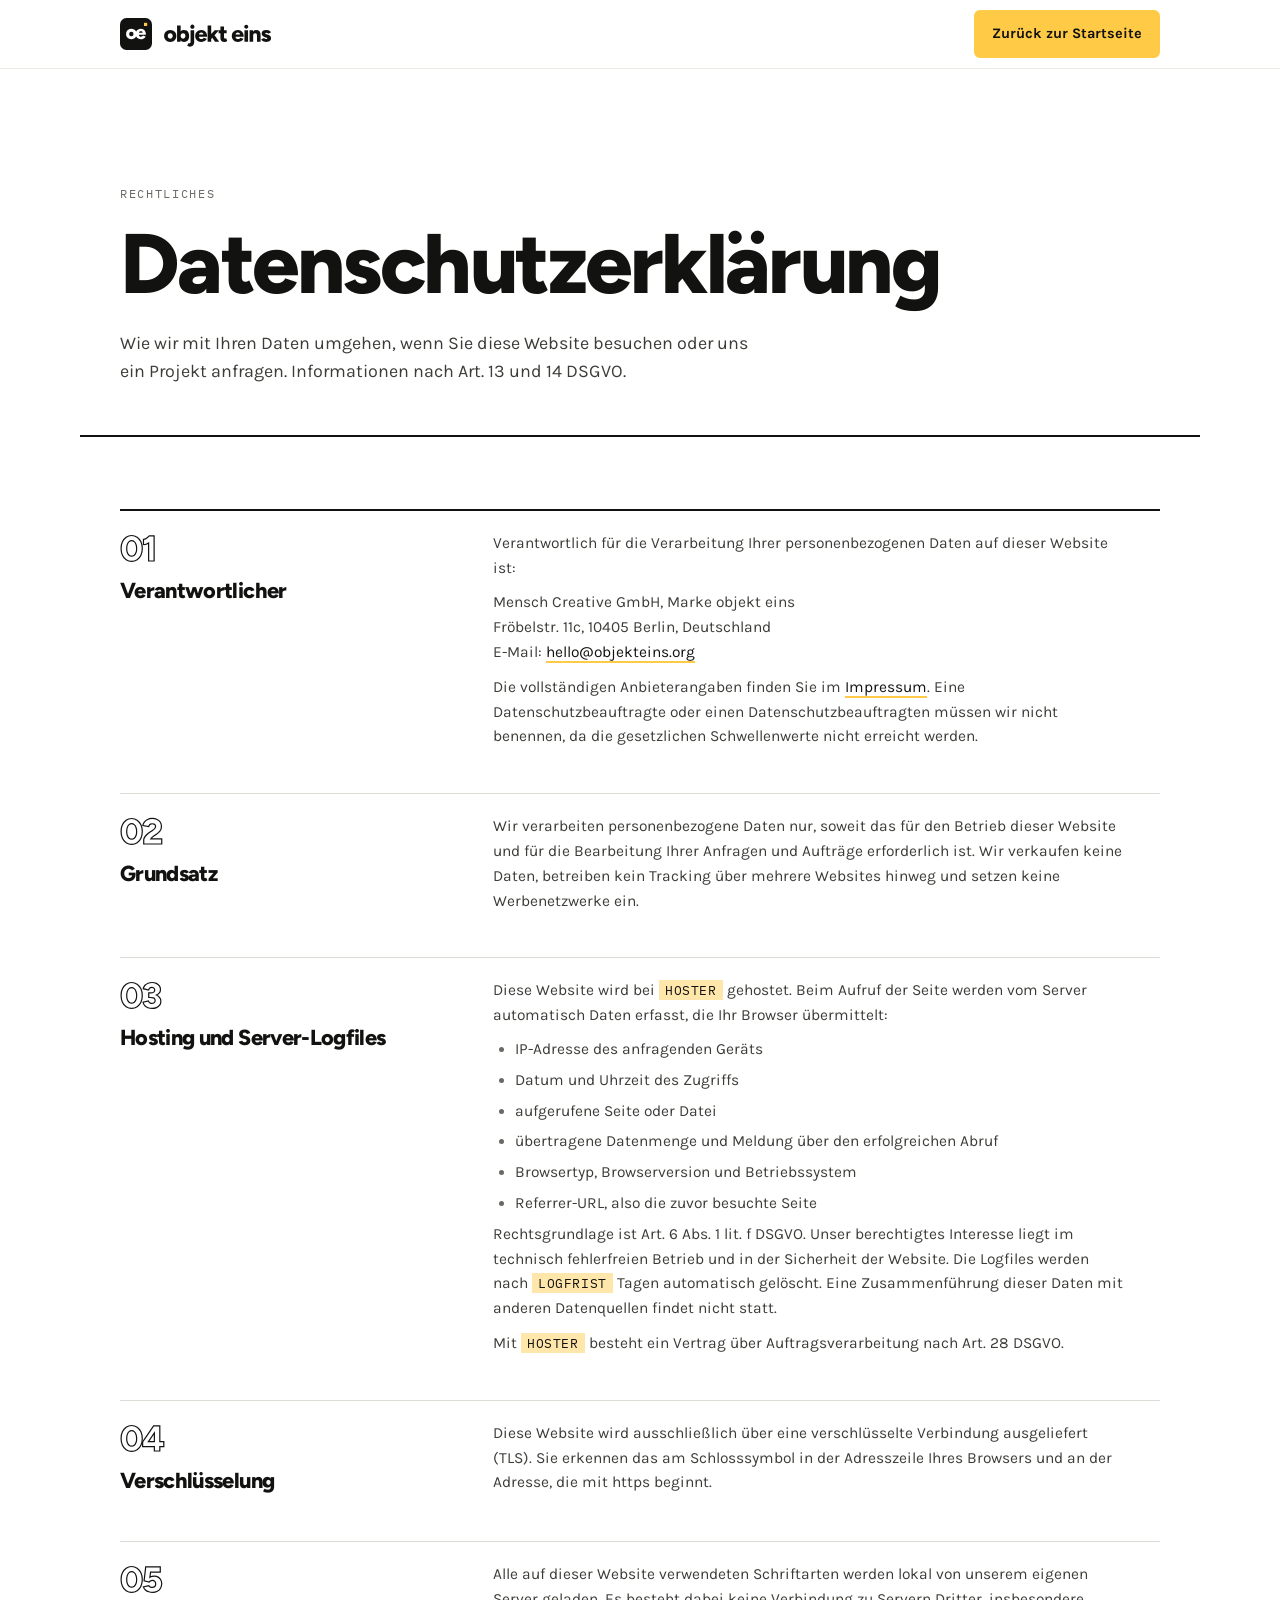
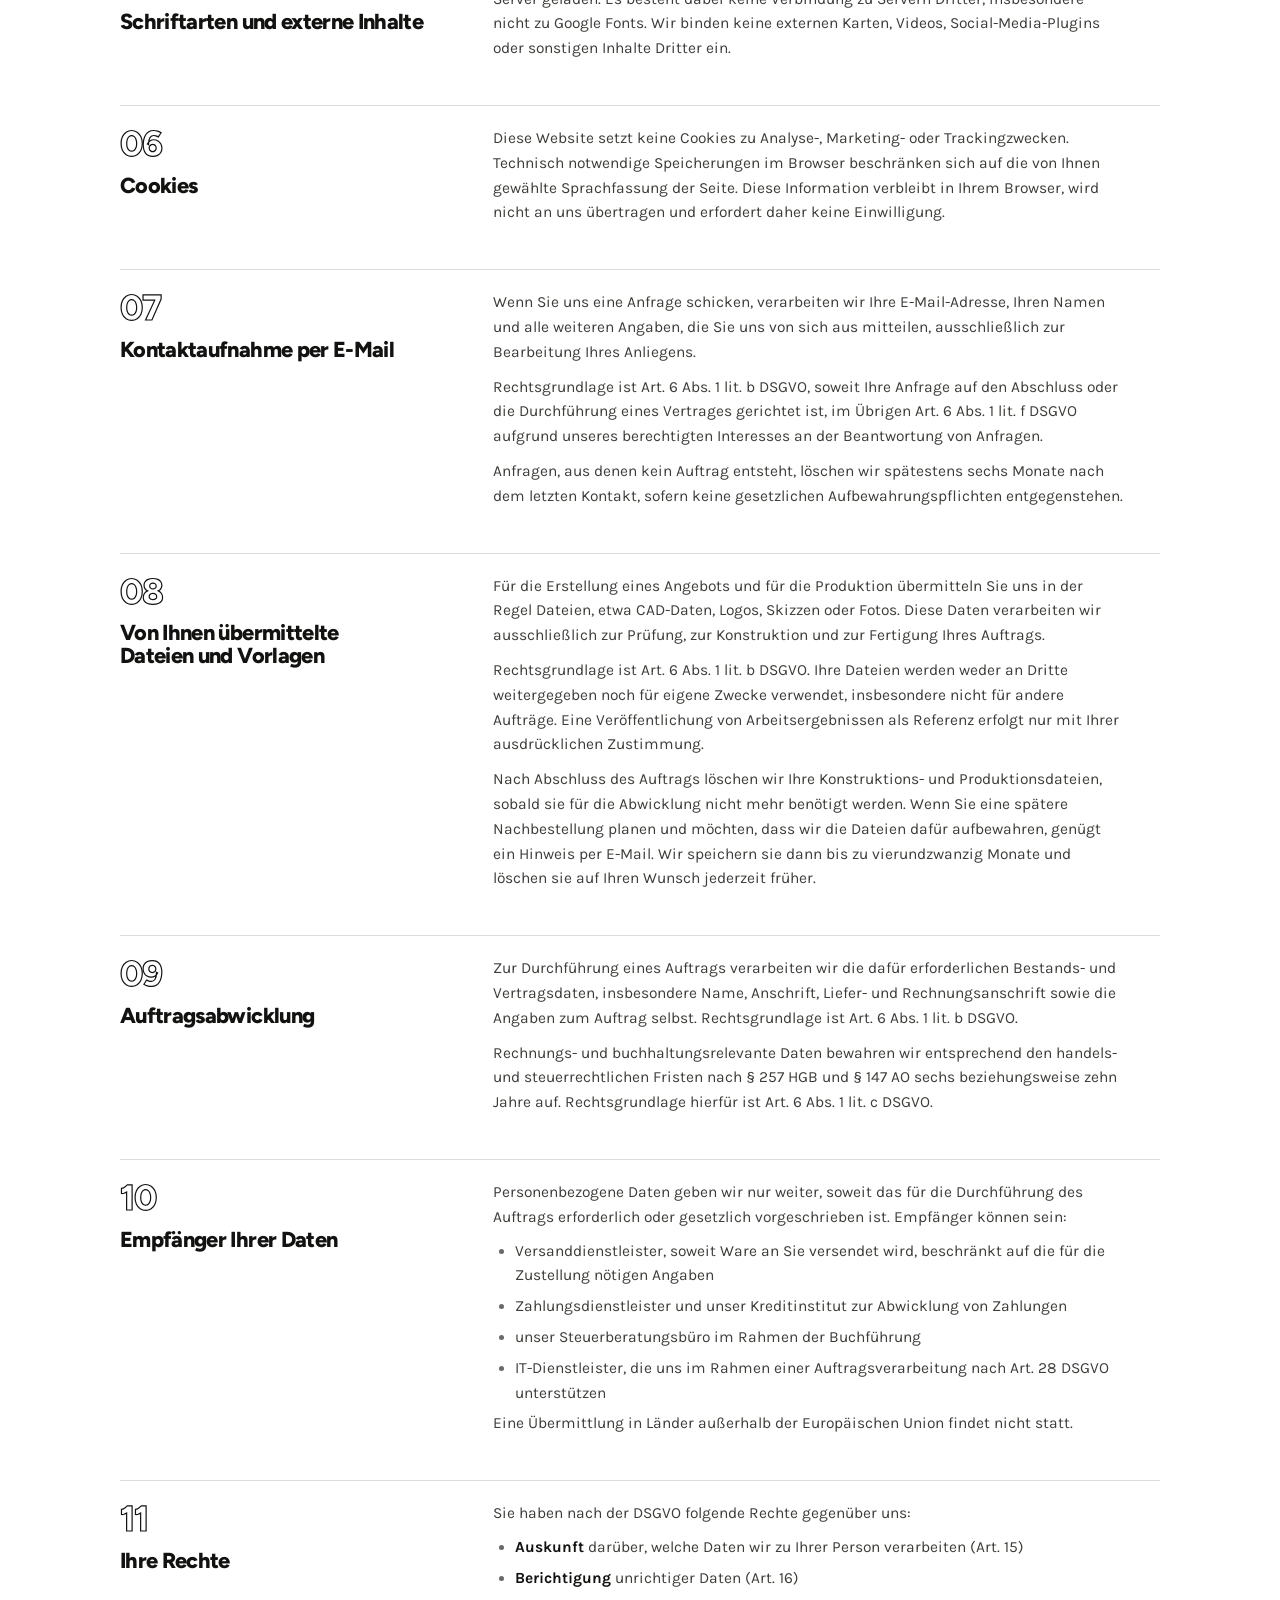
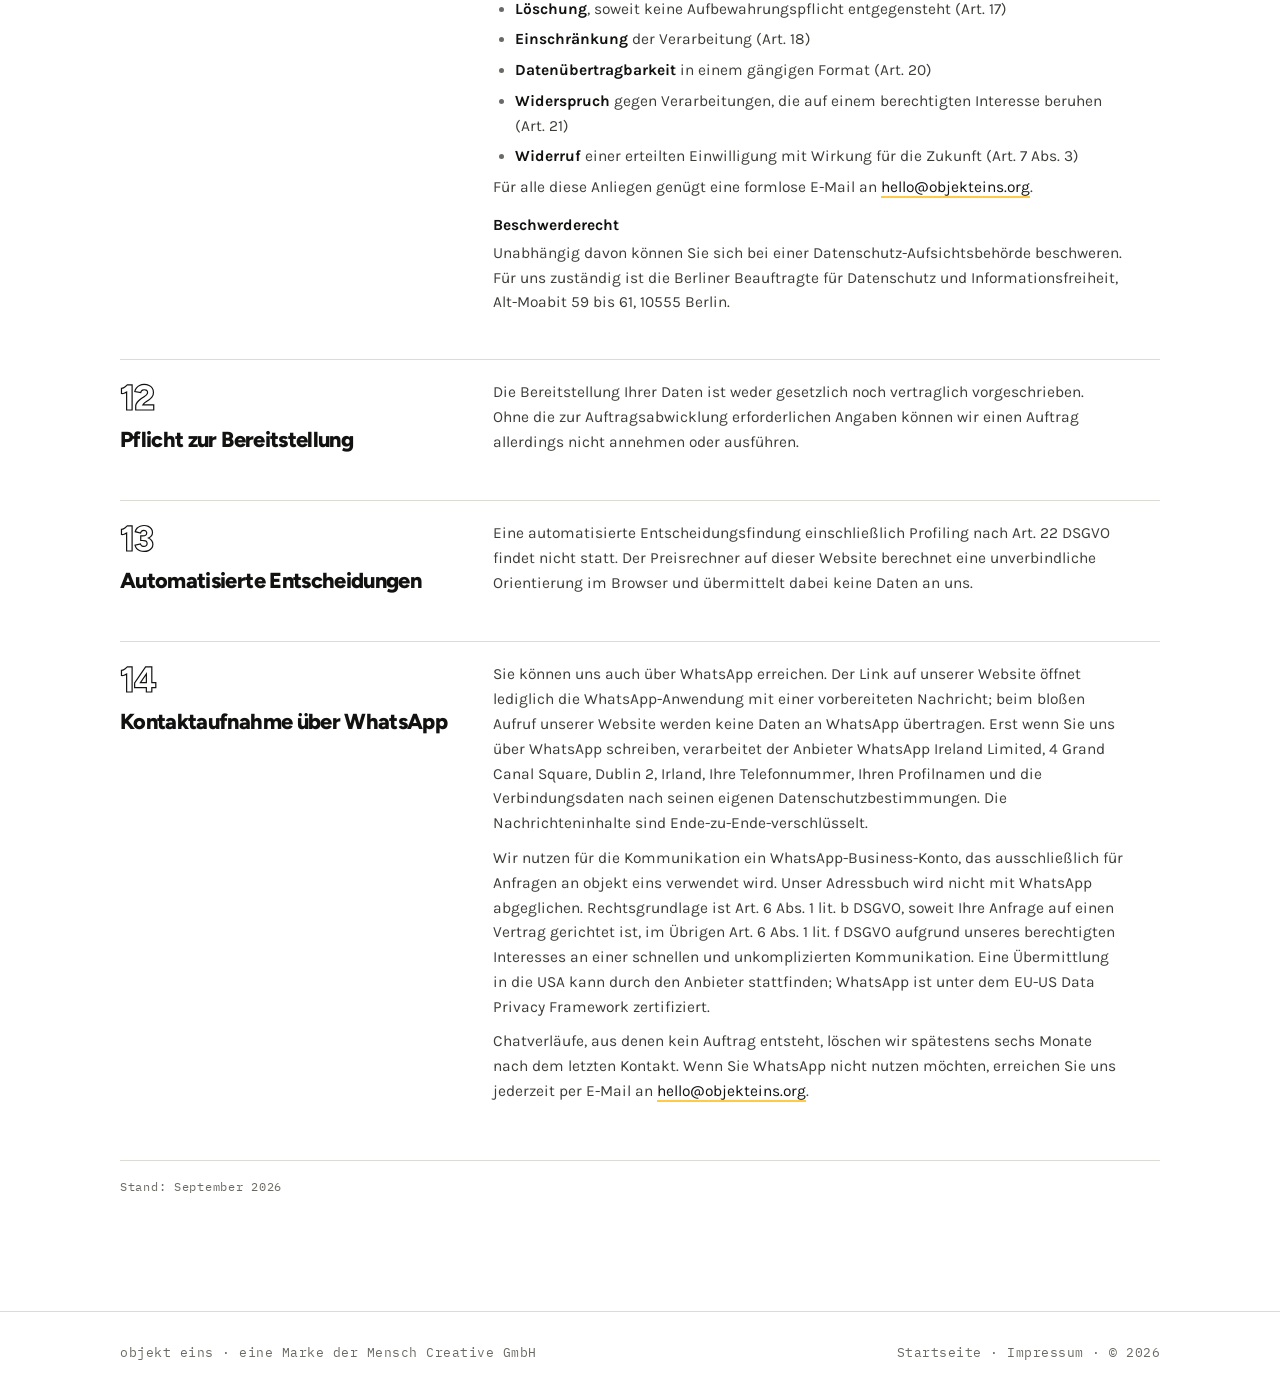
<file: datenschutz.html>
<!doctype html>
<html lang="de">
<head>
<meta charset="utf-8">
<meta name="viewport" content="width=device-width,initial-scale=1,viewport-fit=cover">
<title>Datenschutzerklärung, objekt eins</title>
<meta name="description" content="Wie objekt eins mit Ihren Daten umgeht.">
<link rel="canonical" href="https://objekteins.org/datenschutz.html">
<link rel="icon" type="image/svg+xml" href="[data-uri]">

</head>
<body>
<link rel="stylesheet" href="fonts/fonts.css">
<style>
:root{
  --paper:#FFFFFF;
  --panel:#F3F3F0;
  --ink:#121211;
  --ink-2:#3C3C38;
  --mute:#6A6963;
  --line:#DCDBD5;
  --hair:#ECEBE6;
  --accent:#FFCA45;
  --accent-deep:#F0B92A;
  --accent-ink:#121211;
  --num:#121211;

  --disp:"Figtree","Helvetica Neue",Arial,sans-serif;
  --body:"Karla","Helvetica Neue",Arial,sans-serif;
  --mono:"IBM Plex Mono",ui-monospace,"SFMono-Regular",Consolas,monospace;

  --spine:1120px;
}
@media (prefers-color-scheme: dark){
  :root:not([data-theme="light"]){
    --paper:#131312;
    --panel:#1C1C1A;
    --ink:#F1F0EC;
    --ink-2:#CFCEC7;
    --mute:#96958E;
    --line:#333330;
    --hair:#272725;
    --accent:#FFCA45;
    --accent-deep:#F0B92A;
    --accent-ink:#121211;
    --num:#F1F0EC;
  }
}
:root[data-theme="dark"]{
  --paper:#131312;
  --panel:#1C1C1A;
  --ink:#F1F0EC;
  --ink-2:#CFCEC7;
  --mute:#96958E;
  --line:#333330;
  --hair:#272725;
  --accent:#FFCA45;
  --accent-deep:#F0B92A;
  --accent-ink:#121211;
  --num:#F1F0EC;
}

*{margin:0;padding:0;box-sizing:border-box}
html{scroll-behavior:smooth}
@media (prefers-reduced-motion:reduce){html{scroll-behavior:auto} *{transition:none!important}}
body{
  background:var(--paper);
  color:var(--ink);
  font-family:var(--body);
  font-size:16px;
  line-height:1.6;
  -webkit-font-smoothing:antialiased;
}
h1,h2,h3{font-family:var(--disp);font-weight:800;letter-spacing:-0.03em;line-height:1.02;text-wrap:balance}
a{color:inherit}
:focus-visible{outline:2px solid var(--ink);outline-offset:3px}

.spine{width:100%;max-width:var(--spine);margin:0 auto;padding-inline:clamp(20px,5vw,40px)}

/* header */
.top{position:sticky;top:env(safe-area-inset-top,0px);z-index:20;background:color-mix(in srgb,var(--paper) 90%,transparent);backdrop-filter:blur(10px);-webkit-backdrop-filter:blur(10px);border-bottom:1px solid var(--hair)}
.topbar{display:flex;align-items:center;gap:20px;height:68px}
.mark{display:block;height:32px;color:var(--ink)}
.mark svg{display:block;height:32px;width:auto}
.mark .lg-narrow{display:none}
.back{margin-left:auto;font-family:var(--body);font-size:14.5px;font-weight:700;text-decoration:none;color:#121211;background:var(--accent);border:2px solid var(--accent);border-radius:6px;padding:10px 16px;white-space:nowrap;transition:background .18s ease,color .18s ease,border-color .18s ease}
.back:hover{background:var(--ink);border-color:var(--ink);color:var(--paper)}
@media(max-width:460px){.mark .lg-wide{display:none}.mark .lg-narrow{display:block}.mark,.mark svg{height:34px}.back{font-size:13px;padding:9px 12px}}

/* page head */
.pagehead{padding-block:clamp(56px,9vw,120px) clamp(28px,4vw,48px);border-bottom:2px solid var(--ink)}
.label{font-family:var(--mono);font-size:12px;letter-spacing:.14em;text-transform:uppercase;color:var(--mute);margin-bottom:18px}
.pagehead h1{font-size:clamp(40px,6.6vw,88px);margin-bottom:22px}
.pagehead p{font-size:clamp(17px,1.4vw,19px);color:var(--ink-2);max-width:58ch}

/* body */
main{padding-block:clamp(40px,6vw,72px) clamp(64px,9vw,120px)}
.block{border-top:2px solid var(--ink);padding-top:18px;margin-top:clamp(32px,4vw,48px)}
.block:first-child{margin-top:0}
.block h2{font-size:clamp(22px,2vw,28px);margin-bottom:14px}
.block p{font-size:15.5px;color:var(--ink-2);max-width:72ch}
.block p + p{margin-top:11px}
.block a{color:var(--ink);text-decoration:none;border-bottom:2px solid var(--accent)}
.block a:hover{background:var(--accent);color:#121211}

.facts{display:grid;grid-template-columns:auto 1fr;gap:10px 32px;font-size:15.5px;max-width:72ch}
@media(max-width:560px){.facts{grid-template-columns:1fr;gap:2px}.facts dt{margin-top:12px}.facts dt:first-child{margin-top:0}}
.facts dt{font-family:var(--mono);font-size:12px;letter-spacing:.08em;text-transform:uppercase;color:var(--mute);padding-top:4px}
.facts dd{color:var(--ink);font-weight:500}
.facts .sub{color:var(--mute);font-size:14px;font-weight:400}
.facts dd a{color:var(--ink);text-decoration:none;border-bottom:2px solid var(--accent)}

.brandnote{background:var(--accent);color:#121211;padding:clamp(22px,3vw,32px);margin-top:clamp(30px,4vw,44px);border-radius:6px}
.brandnote:first-child{margin-top:0}
.brandnote p{font-size:clamp(17px,1.5vw,20px);color:#121211;max-width:60ch;line-height:1.45}
.brandnote strong{font-weight:700}

footer{border-top:1px solid var(--line);padding-block:30px}
.foot{display:flex;justify-content:space-between;gap:18px;flex-wrap:wrap;font-family:var(--mono);font-size:12.5px;letter-spacing:.04em;color:var(--mute)}
.foot a{text-decoration:none}
.foot a:hover{color:var(--ink);text-decoration:underline;text-decoration-color:var(--accent);text-decoration-thickness:2px}

/* legal documents */
.sec{border-top:1px solid var(--line);padding-top:20px;margin-top:clamp(28px,3.6vw,44px);display:grid;grid-template-columns:minmax(0,4fr) minmax(0,8fr);gap:12px 40px}
.sec:first-of-type{margin-top:0;border-top:2px solid var(--ink)}
.sec > h2{font-size:clamp(20px,1.7vw,24px);margin-bottom:6px;display:flex;flex-direction:column;gap:6px;align-items:flex-start}
.sec > h2 .n{font-family:var(--disp);font-size:clamp(28px,2.8vw,40px);font-weight:800;letter-spacing:-0.03em;line-height:1;color:transparent;-webkit-text-stroke:1.2px var(--ink);flex:none;margin-bottom:6px}
.sec > .secbody{grid-column:2;min-width:0}
.sec p{font-size:15.5px;color:var(--ink-2);max-width:70ch}
.sec p + p{margin-top:10px}
.sec h3{font-family:var(--body);font-size:15.5px;font-weight:700;letter-spacing:0;color:var(--ink);margin-top:18px;margin-bottom:7px}
.sec ol,.sec ul{margin:9px 0 0 0;padding-left:22px;font-size:15.5px;color:var(--ink-2);max-width:70ch}
.sec li{margin-bottom:6px}
.sec li::marker{color:var(--mute)}
.sec a{color:var(--ink);text-decoration:none;border-bottom:2px solid var(--accent)}
.sec a:hover{background:var(--accent);color:#121211}
.sec strong{color:var(--ink);font-weight:700}
.note{background:var(--panel);border-left:3px solid var(--accent);padding:clamp(16px,2.2vw,22px);margin-top:14px}
.note p{font-size:15px;color:var(--ink);max-width:66ch}
.todo{border-left:3px solid var(--accent);background:var(--panel);padding:14px 18px;margin-top:14px}
.todo p{font-family:var(--mono);font-size:12.5px;line-height:1.8;letter-spacing:.02em;color:var(--ink-2);max-width:70ch}
.stand{margin-top:clamp(34px,4.5vw,56px);padding-top:16px;border-top:1px solid var(--line);font-family:var(--mono);font-size:12px;letter-spacing:.06em;color:var(--mute)}
.ph{background:color-mix(in srgb,var(--accent) 45%,transparent);color:var(--ink);padding:1px 6px;font-family:var(--mono);font-size:.86em;letter-spacing:.04em;white-space:nowrap}
@media(max-width:760px){
  .sec{grid-template-columns:1fr;gap:10px}
  .sec > .secbody{grid-column:1}
  .sec > h2{flex-direction:row;align-items:baseline;gap:14px}
  .sec > h2 .n{font-size:24px;margin-bottom:0}
}
</style>

<header class="top">
  <div class="spine topbar">
    <a class="mark" href="index.html" aria-label="objekt eins, Startseite"><span class="lg-wide"><svg xmlns="http://www.w3.org/2000/svg" viewBox="0 0 4738 1000" aria-hidden="true"><rect width="1000" height="1000" rx="200" fill="currentColor"/><path d="M355.65 662.44Q306.68 662.44 269.48 641.67Q232.28 620.9 210.89 584.31Q189.5 547.74 189.5 500.0Q189.5 452.26 210.26 415.68Q231.04 379.1 268.55 358.33Q306.06 337.56 353.8 337.56Q402.78 337.56 440.28 358.33Q477.8 379.1 498.56 415.68Q519.33 452.26 519.33 500.0Q519.33 547.74 498.56 584.31Q477.8 620.9 440.6 641.67Q403.4 662.44 355.65 662.44ZM355.65 573.16Q374.26 573.16 388.83 563.85Q403.4 554.56 411.77 538.13Q420.14 521.7 420.14 500.0Q420.14 478.3 411.77 461.87Q403.4 445.44 388.52 436.14Q373.64 426.84 354.41 426.84Q335.2 426.84 320.32 436.14Q305.44 445.44 297.07 461.87Q288.7 478.3 288.7 500.0Q288.7 521.7 297.07 538.13Q305.44 554.56 320.63 563.85Q335.82 573.16 355.65 573.16Z M653.26 662.44Q604.9 662.44 567.7 641.67Q530.5 620.9 509.41 584.31Q488.34 547.74 488.34 500.0Q488.34 451.64 509.73 415.06Q531.12 378.48 568.31 358.02Q605.52 337.56 654.5 337.56Q698.52 337.56 733.86 358.64Q769.2 379.72 789.97 421.26Q810.74 462.8 810.74 524.8H588.78Q591.88 551.46 610.79 567.27Q629.69 583.08 655.74 583.08Q678.68 583.08 694.49 572.85Q710.3 562.62 716.5 547.12L802.06 576.26Q789.66 605.4 767.03 624.62Q744.4 643.84 715.26 653.14Q686.12 662.44 653.26 662.44ZM591.26 460.32H709.68Q707.19 441.72 697.89 430.87Q688.59 420.02 676.19 415.37Q663.8 410.72 651.4 410.72Q639.62 410.72 626.59 415.37Q613.57 420.02 603.97 430.87Q594.36 441.72 591.26 460.32Z" fill="var(--paper)"/><rect x="750" y="150" width="100" height="100" fill="var(--accent)"/><path d="M1570.96 748.64Q1514.08 748.64 1470.88 724.52Q1427.68 700.4 1402.84 657.92Q1378.0 615.44 1378.0 560.0Q1378.0 504.56 1402.12 462.08Q1426.24 419.6 1469.8 395.48Q1513.36 371.36 1568.8 371.36Q1625.68 371.36 1669.24 395.48Q1712.8 419.6 1736.92 462.08Q1761.04 504.56 1761.04 560.0Q1761.04 615.44 1736.92 657.92Q1712.8 700.4 1669.6 724.52Q1626.4 748.64 1570.96 748.64ZM1570.96 644.96Q1592.56 644.96 1609.48 634.16Q1626.4 623.36 1636.12 604.28Q1645.84 585.2 1645.84 560.0Q1645.84 534.8 1636.12 515.72Q1626.4 496.64 1609.12 485.84Q1591.84 475.04 1569.52 475.04Q1547.2 475.04 1529.92 485.84Q1512.63 496.64 1502.92 515.72Q1493.2 534.8 1493.2 560.0Q1493.2 585.2 1502.92 604.28Q1512.63 623.36 1530.28 634.16Q1547.92 644.96 1570.96 644.96Z M1997.91 748.64Q1963.36 748.64 1937.44 734.59Q1911.52 720.56 1894.23 693.92L1889.91 740.0H1783.36V236.0H1895.67V423.2Q1912.95 398.0 1938.52 384.68Q1964.08 371.36 1997.91 371.36Q2048.31 371.36 2085.04 394.04Q2121.75 416.72 2141.2 458.84Q2160.64 500.96 2160.64 560.0Q2160.64 618.32 2141.2 660.8Q2121.75 703.28 2085.04 725.96Q2048.31 748.64 1997.91 748.64ZM1969.12 644.96Q1990.71 644.96 2007.27 634.16Q2023.84 623.36 2033.92 604.28Q2044.0 585.2 2044.0 560.0Q2044.0 534.8 2034.63 515.72Q2025.27 496.64 2008.35 485.84Q1991.43 475.04 1969.84 475.04Q1948.23 475.04 1931.31 485.84Q1914.39 496.64 1905.04 516.07Q1895.67 535.52 1895.67 560.0Q1895.67 585.2 1905.04 604.28Q1914.39 623.36 1930.96 634.16Q1947.52 644.96 1969.12 644.96Z M2261.43 336.8Q2235.52 336.8 2216.08 317.36Q2196.64 297.92 2196.64 272.0Q2196.64 245.36 2216.08 225.92Q2235.52 206.48 2261.43 206.48Q2288.08 206.48 2307.51 225.92Q2326.95 245.36 2326.95 272.0Q2326.95 297.92 2307.51 317.36Q2288.08 336.8 2261.43 336.8ZM2181.52 894.8Q2134.72 894.8 2098.72 871.04L2144.79 778.16Q2153.43 783.2 2162.08 786.8Q2170.72 790.4 2177.91 790.4Q2205.27 790.4 2205.27 752.96V380.0H2317.6V760.88Q2317.6 824.24 2282.31 859.52Q2247.04 894.8 2181.52 894.8Z M2540.08 748.64Q2483.92 748.64 2440.72 724.52Q2397.52 700.4 2373.04 657.92Q2348.56 615.44 2348.56 560.0Q2348.56 503.84 2373.39 461.36Q2398.24 418.88 2441.43 395.12Q2484.64 371.36 2541.52 371.36Q2592.64 371.36 2633.68 395.84Q2674.72 420.32 2698.84 468.55Q2722.96 516.8 2722.96 588.8H2465.2Q2468.8 619.76 2490.76 638.12Q2512.72 656.48 2542.96 656.48Q2569.6 656.48 2587.96 644.6Q2606.31 632.72 2613.52 614.72L2712.88 648.56Q2698.48 682.4 2672.2 704.72Q2645.92 727.04 2612.08 737.83Q2578.24 748.64 2540.08 748.64ZM2468.08 513.92H2605.6Q2602.72 492.32 2591.92 479.72Q2581.12 467.12 2566.72 461.72Q2552.31 456.32 2537.92 456.32Q2524.24 456.32 2509.12 461.72Q2494.0 467.12 2482.84 479.72Q2471.68 492.32 2468.08 513.92Z M2738.07 740.0V236.0H2850.39V500.96L2959.12 380.0H3090.87L2954.79 535.52L3100.24 740.0H2969.91L2883.51 616.88L2850.39 653.6V740.0Z M3265.12 748.64Q3201.04 748.64 3169.72 718.04Q3138.4 687.44 3138.4 630.56V474.32H3082.24V380.0H3138.4V267.68H3250.72V380.0H3332.79V474.32H3250.72V602.48Q3250.72 624.08 3258.64 634.16Q3266.56 644.24 3283.12 644.24Q3289.6 644.24 3298.24 641.0Q3306.88 637.76 3314.08 632.72L3352.96 714.8Q3335.68 729.2 3311.56 738.92Q3287.44 748.64 3265.12 748.64Z M3684.88 748.64Q3628.72 748.64 3585.52 724.52Q3542.32 700.4 3517.84 657.92Q3493.36 615.44 3493.36 560.0Q3493.36 503.84 3518.2 461.36Q3543.04 418.88 3586.24 395.12Q3629.44 371.36 3686.32 371.36Q3737.44 371.36 3778.48 395.84Q3819.52 420.32 3843.64 468.55Q3867.76 516.8 3867.76 588.8H3610.0Q3613.60 619.76 3635.56 638.12Q3657.52 656.48 3687.76 656.48Q3714.4 656.48 3732.76 644.6Q3751.12 632.72 3758.32 614.72L3857.68 648.56Q3843.28 682.4 3817.0 704.72Q3790.72 727.04 3756.88 737.83Q3723.04 748.64 3684.88 748.64ZM3612.88 513.92H3750.4Q3747.52 492.32 3736.72 479.72Q3725.92 467.12 3711.52 461.72Q3697.12 456.32 3682.72 456.32Q3669.04 456.32 3653.92 461.72Q3638.8 467.12 3627.64 479.72Q3616.48 492.32 3612.88 513.92Z M3889.35 740.0V380.0H4001.68V740.0ZM3945.52 333.92Q3920.31 333.92 3901.24 314.84Q3882.16 295.76 3882.16 270.56Q3882.16 243.92 3901.24 225.56Q3920.31 207.20 3945.52 207.20Q3971.44 207.20 3990.16 225.56Q4008.87 243.92 4008.87 270.56Q4008.87 295.76 3990.16 314.84Q3971.44 333.92 3945.52 333.92Z M4049.2 740.0V380.0H4155.04L4159.36 426.08Q4177.36 400.16 4203.28 385.76Q4229.2 371.36 4261.6 371.36Q4304.8 371.36 4334.32 389.0Q4363.84 406.64 4378.6 442.64Q4393.36 478.64 4393.36 534.8V740.0H4281.04V555.68Q4281.04 526.88 4274.55 509.96Q4268.08 493.04 4256.2 485.12Q4244.32 477.2 4227.04 476.48Q4194.64 475.76 4178.08 494.12Q4161.52 512.48 4161.52 549.92V740.0Z M4564.71 748.64Q4529.44 748.64 4498.84 738.2Q4468.24 727.76 4445.92 708.68Q4423.59 689.6 4412.79 662.24L4504.95 623.36Q4514.32 642.08 4530.87 651.08Q4547.44 660.08 4564.71 660.08Q4582.71 660.08 4592.79 653.96Q4602.87 647.84 4602.87 637.04Q4602.87 625.52 4592.43 619.04Q4581.99 612.56 4562.55 607.52L4531.59 599.6Q4481.2 586.64 4454.2 556.76Q4427.2 526.88 4427.2 487.28Q4427.2 431.84 4465.36 401.6Q4503.51 371.36 4571.2 371.36Q4609.36 371.36 4638.51 381.44Q4667.67 391.52 4687.48 409.88Q4707.28 428.24 4715.91 452.72L4626.63 489.44Q4621.59 475.04 4606.11 467.48Q4590.63 459.92 4571.91 459.92Q4556.07 459.92 4547.43 466.76Q4538.79 473.6 4538.79 485.12Q4538.79 493.76 4549.24 499.88Q4559.67 506.0 4579.83 511.04L4617.99 520.4Q4651.83 529.04 4674.87 546.68Q4697.91 564.31 4709.43 587.72Q4720.95 611.12 4720.95 637.76Q4720.95 671.6 4701.16 696.44Q4681.36 721.28 4646.08 734.96Q4610.79 748.64 4564.71 748.64Z" fill="currentColor"/></svg></span><span class="lg-narrow"><svg xmlns="http://www.w3.org/2000/svg" viewBox="0 0 2757 1000" aria-hidden="true"><rect width="1000" height="1000" rx="200" fill="currentColor"/><path d="M355.65 662.44Q306.68 662.44 269.48 641.67Q232.28 620.9 210.89 584.31Q189.5 547.74 189.5 500.0Q189.5 452.26 210.26 415.68Q231.04 379.1 268.55 358.33Q306.06 337.56 353.8 337.56Q402.78 337.56 440.28 358.33Q477.8 379.1 498.56 415.68Q519.33 452.26 519.33 500.0Q519.33 547.74 498.56 584.31Q477.8 620.9 440.6 641.67Q403.4 662.44 355.65 662.44ZM355.65 573.16Q374.26 573.16 388.83 563.85Q403.4 554.56 411.77 538.13Q420.14 521.7 420.14 500.0Q420.14 478.3 411.77 461.87Q403.4 445.44 388.52 436.14Q373.64 426.84 354.41 426.84Q335.2 426.84 320.32 436.14Q305.44 445.44 297.07 461.87Q288.7 478.3 288.7 500.0Q288.7 521.7 297.07 538.13Q305.44 554.56 320.63 563.85Q335.82 573.16 355.65 573.16Z M653.26 662.44Q604.9 662.44 567.7 641.67Q530.5 620.9 509.41 584.31Q488.34 547.74 488.34 500.0Q488.34 451.64 509.73 415.06Q531.12 378.48 568.31 358.02Q605.52 337.56 654.5 337.56Q698.52 337.56 733.86 358.64Q769.2 379.72 789.97 421.26Q810.74 462.8 810.74 524.8H588.78Q591.88 551.46 610.79 567.27Q629.69 583.08 655.74 583.08Q678.68 583.08 694.49 572.85Q710.3 562.62 716.5 547.12L802.06 576.26Q789.66 605.4 767.03 624.62Q744.4 643.84 715.26 653.14Q686.12 662.44 653.26 662.44ZM591.26 460.32H709.68Q707.19 441.72 697.89 430.87Q688.59 420.02 676.19 415.37Q663.8 410.72 651.4 410.72Q639.62 410.72 626.59 415.37Q613.57 420.02 603.97 430.87Q594.36 441.72 591.26 460.32Z" fill="var(--paper)"/><rect x="750" y="150" width="100" height="100" fill="var(--accent)"/><path d="M1506.5 401.0Q1467.0 401.0 1437.0 384.25Q1407.0 367.5 1389.75 338.0Q1372.5 308.5 1372.5 270.0Q1372.5 231.5 1389.25 202.0Q1406.0 172.5 1436.25 155.75Q1466.5 139.0 1505.0 139.0Q1544.5 139.0 1574.75 155.75Q1605.0 172.5 1621.75 202.0Q1638.5 231.5 1638.5 270.0Q1638.5 308.5 1621.75 338.0Q1605.0 367.5 1575.0 384.25Q1545.0 401.0 1506.5 401.0ZM1506.5 329.0Q1521.5 329.0 1533.25 321.5Q1545.0 314.0 1551.75 300.75Q1558.5 287.5 1558.5 270.0Q1558.5 252.5 1551.75 239.25Q1545.0 226.0 1533.0 218.5Q1521.0 211.0 1505.5 211.0Q1490.0 211.0 1478.0 218.5Q1466.0 226.0 1459.25 239.25Q1452.5 252.5 1452.5 270.0Q1452.5 287.5 1459.25 300.75Q1466.0 314.0 1478.25 321.5Q1490.5 329.0 1506.5 329.0Z M1803.0 401.0Q1779.0 401.0 1761.0 391.25Q1743.0 381.5 1731.0 363.0L1728.0 395.0H1654.0V45.0H1732.0V175.0Q1744.0 157.5 1761.75 148.25Q1779.5 139.0 1803.0 139.0Q1838.0 139.0 1863.5 154.75Q1889.0 170.5 1902.5 199.75Q1916.0 229.0 1916.0 270.0Q1916.0 310.5 1902.5 340.0Q1889.0 369.5 1863.5 385.25Q1838.0 401.0 1803.0 401.0ZM1783.0 329.0Q1798.0 329.0 1809.5 321.5Q1821.0 314.0 1828.0 300.75Q1835.0 287.5 1835.0 270.0Q1835.0 252.5 1828.5 239.25Q1822.0 226.0 1810.25 218.5Q1798.5 211.0 1783.5 211.0Q1768.5 211.0 1756.75 218.5Q1745.0 226.0 1738.5 239.5Q1732.0 253.0 1732.0 270.0Q1732.0 287.5 1738.5 300.75Q1745.0 314.0 1756.5 321.5Q1768.0 329.0 1783.0 329.0Z M1986.0 115.0Q1968.0 115.0 1954.5 101.5Q1941.0 88.0 1941.0 70.0Q1941.0 51.5 1954.5 38.0Q1968.0 24.5 1986.0 24.5Q2004.5 24.5 2018.0 38.0Q2031.5 51.5 2031.5 70.0Q2031.5 88.0 2018.0 101.5Q2004.5 115.0 1986.0 115.0ZM1930.5 502.5Q1898.0 502.5 1873.0 486.0L1905.0 421.5Q1911.0 425.0 1917.0 427.5Q1923.0 430.0 1928.0 430.0Q1947.0 430.0 1947.0 404.0V145.0H2025.0V409.5Q2025.0 453.5 2000.5 478.0Q1976.0 502.5 1930.5 502.5Z M2179.5 401.0Q2140.5 401.0 2110.5 384.25Q2080.5 367.5 2063.5 338.0Q2046.5 308.5 2046.5 270.0Q2046.5 231.0 2063.75 201.5Q2081.0 172.0 2111.0 155.5Q2141.0 139.0 2180.5 139.0Q2216.0 139.0 2244.5 156.0Q2273.0 173.0 2289.75 206.5Q2306.5 240.0 2306.5 290.0H2127.5Q2130.0 311.5 2145.25 324.25Q2160.5 337.0 2181.5 337.0Q2200.0 337.0 2212.75 328.75Q2225.5 320.5 2230.5 308.0L2299.5 331.5Q2289.5 355.0 2271.25 370.5Q2253.0 386.0 2229.5 393.5Q2206.0 401.0 2179.5 401.0ZM2129.5 238.0H2225.0Q2223.0 223.0 2215.5 214.25Q2208.0 205.5 2198.0 201.75Q2188.0 198.0 2178.0 198.0Q2168.5 198.0 2158.0 201.75Q2147.5 205.5 2139.75 214.25Q2132.0 223.0 2129.5 238.0Z M2317.0 395.0V45.0H2395.0V229.0L2470.5 145.0H2562.0L2467.5 253.0L2568.5 395.0H2478.0L2418.0 309.5L2395.0 335.0V395.0Z M2683.0 401.0Q2638.5 401.0 2616.75 379.75Q2595.0 358.5 2595.0 319.0V210.5H2556.0V145.0H2595.0V67.0H2673.0V145.0H2730.0V210.5H2673.0V299.5Q2673.0 314.5 2678.5 321.5Q2684.0 328.5 2695.5 328.5Q2700.0 328.5 2706.0 326.25Q2712.0 324.0 2717.0 320.5L2744.0 377.5Q2732.0 387.5 2715.25 394.25Q2698.5 401.0 2683.0 401.0Z M1505.5 861.0Q1466.5 861.0 1436.5 844.25Q1406.5 827.5 1389.5 798.0Q1372.5 768.5 1372.5 730.0Q1372.5 691.0 1389.75 661.5Q1407.0 632.0 1437.0 615.5Q1467.0 599.0 1506.5 599.0Q1542.0 599.0 1570.5 616.0Q1599.0 633.0 1615.75 666.5Q1632.5 700.0 1632.5 750.0H1453.5Q1456.0 771.5 1471.25 784.25Q1486.5 797.0 1507.5 797.0Q1526.0 797.0 1538.75 788.75Q1551.5 780.5 1556.5 768.0L1625.5 791.5Q1615.5 815.0 1597.25 830.5Q1579.0 846.0 1555.5 853.5Q1532.0 861.0 1505.5 861.0ZM1455.5 698.0H1551.0Q1549.0 683.0 1541.5 674.25Q1534.0 665.5 1524.0 661.75Q1514.0 658.0 1504.0 658.0Q1494.5 658.0 1484.0 661.75Q1473.5 665.5 1465.75 674.25Q1458.0 683.0 1455.5 698.0Z M1647.5 855.0V605.0H1725.5V855.0ZM1686.5 573.0Q1669.0 573.0 1655.75 559.75Q1642.5 546.5 1642.5 529.0Q1642.5 510.5 1655.75 497.75Q1669.0 485.0 1686.5 485.0Q1704.5 485.0 1717.5 497.75Q1730.5 510.5 1730.5 529.0Q1730.5 546.5 1717.5 559.75Q1704.5 573.0 1686.5 573.0Z M1758.5 855.0V605.0H1832.0L1835.0 637.0Q1847.5 619.0 1865.5 609.0Q1883.5 599.0 1906.0 599.0Q1936.0 599.0 1956.5 611.25Q1977.0 623.5 1987.25 648.5Q1997.5 673.5 1997.5 712.5V855.0H1919.5V727.0Q1919.5 707.0 1915.0 695.25Q1910.5 683.5 1902.25 678.0Q1894.0 672.5 1882.0 672.0Q1859.5 671.5 1848.0 684.25Q1836.5 697.0 1836.5 723.0V855.0Z M2116.5 861.0Q2092.0 861.0 2070.75 853.75Q2049.5 846.5 2034.0 833.25Q2018.5 820.0 2011.0 801.0L2075.0 774.0Q2081.5 787.0 2093.0 793.25Q2104.5 799.5 2116.5 799.5Q2129.0 799.5 2136.0 795.25Q2143.0 791.0 2143.0 783.5Q2143.0 775.5 2135.75 771.0Q2128.5 766.5 2115.0 763.0L2093.5 757.5Q2058.5 748.5 2039.75 727.75Q2021.0 707.0 2021.0 679.5Q2021.0 641.0 2047.5 620.0Q2074.0 599.0 2121.0 599.0Q2147.5 599.0 2167.75 606.0Q2188.0 613.0 2201.75 625.75Q2215.5 638.5 2221.5 655.5L2159.5 681.0Q2156.0 671.0 2145.25 665.75Q2134.5 660.5 2121.5 660.5Q2110.5 660.5 2104.5 665.25Q2098.5 670.0 2098.5 678.0Q2098.5 684.0 2105.75 688.25Q2113.0 692.5 2127.0 696.0L2153.5 702.5Q2177.0 708.5 2193.0 720.75Q2209.0 733.0 2217.0 749.25Q2225.0 765.5 2225.0 784.0Q2225.0 807.5 2211.25 824.75Q2197.5 842.0 2173.0 851.5Q2148.5 861.0 2116.5 861.0Z" fill="currentColor"/></svg></span></a>
    <a class="back" href="index.html">Zurück zur Startseite</a>
  </div>
</header>

<div class="spine pagehead">
  <div class="label">Rechtliches</div>
  <h1>Datenschutzerklärung</h1>
  <p>Wie wir mit Ihren Daten umgehen, wenn Sie diese Website besuchen oder uns ein Projekt anfragen. Informationen nach Art. 13 und 14 DSGVO.</p>
</div>

<main class="spine">

  <div class="sec">
    <h2><span class="n">01</span><span>Verantwortlicher</span></h2>
    <div class="secbody">
    <p>Verantwortlich für die Verarbeitung Ihrer personenbezogenen Daten auf dieser Website ist:</p>
    <p>Mensch Creative GmbH, Marke objekt eins<br>Fröbelstr. 11c, 10405 Berlin, Deutschland<br>E-Mail: <a href="mailto:hello@objekteins.org">hello@objekteins.org</a></p>
    <p>Die vollständigen Anbieterangaben finden Sie im <a href="impressum.html">Impressum</a>. Eine Datenschutzbeauftragte oder einen Datenschutzbeauftragten müssen wir nicht benennen, da die gesetzlichen Schwellenwerte nicht erreicht werden.</p></div>
  </div>

  <div class="sec">
    <h2><span class="n">02</span><span>Grundsatz</span></h2>
    <div class="secbody">
    <p>Wir verarbeiten personenbezogene Daten nur, soweit das für den Betrieb dieser Website und für die Bearbeitung Ihrer Anfragen und Aufträge erforderlich ist. Wir verkaufen keine Daten, betreiben kein Tracking über mehrere Websites hinweg und setzen keine Werbenetzwerke ein.</p></div>
  </div>

  <div class="sec">
    <h2><span class="n">03</span><span>Hosting und Server-Logfiles</span></h2>
    <div class="secbody">
    <p>Diese Website wird bei <span class="ph">HOSTER</span> gehostet. Beim Aufruf der Seite werden vom Server automatisch Daten erfasst, die Ihr Browser übermittelt:</p>
    <ul>
      <li>IP-Adresse des anfragenden Geräts</li>
      <li>Datum und Uhrzeit des Zugriffs</li>
      <li>aufgerufene Seite oder Datei</li>
      <li>übertragene Datenmenge und Meldung über den erfolgreichen Abruf</li>
      <li>Browsertyp, Browserversion und Betriebssystem</li>
      <li>Referrer-URL, also die zuvor besuchte Seite</li>
    </ul>
    <p>Rechtsgrundlage ist Art. 6 Abs. 1 lit. f DSGVO. Unser berechtigtes Interesse liegt im technisch fehlerfreien Betrieb und in der Sicherheit der Website. Die Logfiles werden nach <span class="ph">LOGFRIST</span> Tagen automatisch gelöscht. Eine Zusammenführung dieser Daten mit anderen Datenquellen findet nicht statt.</p>
    <p>Mit <span class="ph">HOSTER</span> besteht ein Vertrag über Auftragsverarbeitung nach Art. 28 DSGVO.</p></div>
  </div>

  <div class="sec">
    <h2><span class="n">04</span><span>Verschlüsselung</span></h2>
    <div class="secbody">
    <p>Diese Website wird ausschließlich über eine verschlüsselte Verbindung ausgeliefert (TLS). Sie erkennen das am Schlosssymbol in der Adresszeile Ihres Browsers und an der Adresse, die mit https beginnt.</p></div>
  </div>

  <div class="sec">
    <h2><span class="n">05</span><span>Schriftarten und externe Inhalte</span></h2>
    <div class="secbody">
    <p>Alle auf dieser Website verwendeten Schriftarten werden lokal von unserem eigenen Server geladen. Es besteht dabei keine Verbindung zu Servern Dritter, insbesondere nicht zu Google Fonts. Wir binden keine externen Karten, Videos, Social-Media-Plugins oder sonstigen Inhalte Dritter ein.</p></div>
  </div>

  <div class="sec">
    <h2><span class="n">06</span><span>Cookies</span></h2>
    <div class="secbody">
    <p>Diese Website setzt keine Cookies zu Analyse-, Marketing- oder Trackingzwecken. Technisch notwendige Speicherungen im Browser beschränken sich auf die von Ihnen gewählte Sprachfassung der Seite. Diese Information verbleibt in Ihrem Browser, wird nicht an uns übertragen und erfordert daher keine Einwilligung.</p></div>
  </div>

  <div class="sec">
    <h2><span class="n">07</span><span>Kontaktaufnahme per E-Mail</span></h2>
    <div class="secbody">
    <p>Wenn Sie uns eine Anfrage schicken, verarbeiten wir Ihre E-Mail-Adresse, Ihren Namen und alle weiteren Angaben, die Sie uns von sich aus mitteilen, ausschließlich zur Bearbeitung Ihres Anliegens.</p>
    <p>Rechtsgrundlage ist Art. 6 Abs. 1 lit. b DSGVO, soweit Ihre Anfrage auf den Abschluss oder die Durchführung eines Vertrages gerichtet ist, im Übrigen Art. 6 Abs. 1 lit. f DSGVO aufgrund unseres berechtigten Interesses an der Beantwortung von Anfragen.</p>
    <p>Anfragen, aus denen kein Auftrag entsteht, löschen wir spätestens sechs Monate nach dem letzten Kontakt, sofern keine gesetzlichen Aufbewahrungspflichten entgegenstehen.</p></div>
  </div>

  <div class="sec">
    <h2><span class="n">08</span><span>Von Ihnen übermittelte Dateien und Vorlagen</span></h2>
    <div class="secbody">
    <p>Für die Erstellung eines Angebots und für die Produktion übermitteln Sie uns in der Regel Dateien, etwa CAD-Daten, Logos, Skizzen oder Fotos. Diese Daten verarbeiten wir ausschließlich zur Prüfung, zur Konstruktion und zur Fertigung Ihres Auftrags.</p>
    <p>Rechtsgrundlage ist Art. 6 Abs. 1 lit. b DSGVO. Ihre Dateien werden weder an Dritte weitergegeben noch für eigene Zwecke verwendet, insbesondere nicht für andere Aufträge. Eine Veröffentlichung von Arbeitsergebnissen als Referenz erfolgt nur mit Ihrer ausdrücklichen Zustimmung.</p>
    <p>Nach Abschluss des Auftrags löschen wir Ihre Konstruktions- und Produktionsdateien, sobald sie für die Abwicklung nicht mehr benötigt werden. Wenn Sie eine spätere Nachbestellung planen und möchten, dass wir die Dateien dafür aufbewahren, genügt ein Hinweis per E-Mail. Wir speichern sie dann bis zu vierundzwanzig Monate und löschen sie auf Ihren Wunsch jederzeit früher.</p></div>
  </div>

  <div class="sec">
    <h2><span class="n">09</span><span>Auftragsabwicklung</span></h2>
    <div class="secbody">
    <p>Zur Durchführung eines Auftrags verarbeiten wir die dafür erforderlichen Bestands- und Vertragsdaten, insbesondere Name, Anschrift, Liefer- und Rechnungsanschrift sowie die Angaben zum Auftrag selbst. Rechtsgrundlage ist Art. 6 Abs. 1 lit. b DSGVO.</p>
    <p>Rechnungs- und buchhaltungsrelevante Daten bewahren wir entsprechend den handels- und steuerrechtlichen Fristen nach § 257 HGB und § 147 AO sechs beziehungsweise zehn Jahre auf. Rechtsgrundlage hierfür ist Art. 6 Abs. 1 lit. c DSGVO.</p></div>
  </div>

  <div class="sec">
    <h2><span class="n">10</span><span>Empfänger Ihrer Daten</span></h2>
    <div class="secbody">
    <p>Personenbezogene Daten geben wir nur weiter, soweit das für die Durchführung des Auftrags erforderlich oder gesetzlich vorgeschrieben ist. Empfänger können sein:</p>
    <ul>
      <li>Versanddienstleister, soweit Ware an Sie versendet wird, beschränkt auf die für die Zustellung nötigen Angaben</li>
      <li>Zahlungsdienstleister und unser Kreditinstitut zur Abwicklung von Zahlungen</li>
      <li>unser Steuerberatungsbüro im Rahmen der Buchführung</li>
      <li>IT-Dienstleister, die uns im Rahmen einer Auftragsverarbeitung nach Art. 28 DSGVO unterstützen</li>
    </ul>
    <p>Eine Übermittlung in Länder außerhalb der Europäischen Union findet nicht statt.</p></div>
  </div>

  <div class="sec">
    <h2><span class="n">11</span><span>Ihre Rechte</span></h2>
    <div class="secbody">
    <p>Sie haben nach der DSGVO folgende Rechte gegenüber uns:</p>
    <ul>
      <li><strong>Auskunft</strong> darüber, welche Daten wir zu Ihrer Person verarbeiten (Art. 15)</li>
      <li><strong>Berichtigung</strong> unrichtiger Daten (Art. 16)</li>
      <li><strong>Löschung</strong>, soweit keine Aufbewahrungspflicht entgegensteht (Art. 17)</li>
      <li><strong>Einschränkung</strong> der Verarbeitung (Art. 18)</li>
      <li><strong>Datenübertragbarkeit</strong> in einem gängigen Format (Art. 20)</li>
      <li><strong>Widerspruch</strong> gegen Verarbeitungen, die auf einem berechtigten Interesse beruhen (Art. 21)</li>
      <li><strong>Widerruf</strong> einer erteilten Einwilligung mit Wirkung für die Zukunft (Art. 7 Abs. 3)</li>
    </ul>
    <p>Für alle diese Anliegen genügt eine formlose E-Mail an <a href="mailto:hello@objekteins.org">hello@objekteins.org</a>.</p>
    <h3>Beschwerderecht</h3>
    <p>Unabhängig davon können Sie sich bei einer Datenschutz-Aufsichtsbehörde beschweren. Für uns zuständig ist die Berliner Beauftragte für Datenschutz und Informationsfreiheit, Alt-Moabit 59 bis 61, 10555 Berlin.</p></div>
  </div>

  <div class="sec">
    <h2><span class="n">12</span><span>Pflicht zur Bereitstellung</span></h2>
    <div class="secbody">
    <p>Die Bereitstellung Ihrer Daten ist weder gesetzlich noch vertraglich vorgeschrieben. Ohne die zur Auftragsabwicklung erforderlichen Angaben können wir einen Auftrag allerdings nicht annehmen oder ausführen.</p></div>
  </div>

  <div class="sec">
    <h2><span class="n">13</span><span>Automatisierte Entscheidungen</span></h2>
    <div class="secbody">
    <p>Eine automatisierte Entscheidungsfindung einschließlich Profiling nach Art. 22 DSGVO findet nicht statt. Der Preisrechner auf dieser Website berechnet eine unverbindliche Orientierung im Browser und übermittelt dabei keine Daten an uns.</p></div>
  </div>

  <div class="sec">
    <h2><span class="n">14</span><span>Kontaktaufnahme über WhatsApp</span></h2>
    <div class="secbody"><p>Sie können uns auch über WhatsApp erreichen. Der Link auf unserer Website öffnet lediglich die WhatsApp-Anwendung mit einer vorbereiteten Nachricht; beim bloßen Aufruf unserer Website werden keine Daten an WhatsApp übertragen. Erst wenn Sie uns über WhatsApp schreiben, verarbeitet der Anbieter WhatsApp Ireland Limited, 4 Grand Canal Square, Dublin 2, Irland, Ihre Telefonnummer, Ihren Profilnamen und die Verbindungsdaten nach seinen eigenen Datenschutzbestimmungen. Die Nachrichteninhalte sind Ende-zu-Ende-verschlüsselt.</p>
    <p>Wir nutzen für die Kommunikation ein WhatsApp-Business-Konto, das ausschließlich für Anfragen an objekt eins verwendet wird. Unser Adressbuch wird nicht mit WhatsApp abgeglichen. Rechtsgrundlage ist Art. 6 Abs. 1 lit. b DSGVO, soweit Ihre Anfrage auf einen Vertrag gerichtet ist, im Übrigen Art. 6 Abs. 1 lit. f DSGVO aufgrund unseres berechtigten Interesses an einer schnellen und unkomplizierten Kommunikation. Eine Übermittlung in die USA kann durch den Anbieter stattfinden; WhatsApp ist unter dem EU-US Data Privacy Framework zertifiziert.</p>
    <p>Chatverläufe, aus denen kein Auftrag entsteht, löschen wir spätestens sechs Monate nach dem letzten Kontakt. Wenn Sie WhatsApp nicht nutzen möchten, erreichen Sie uns jederzeit per E-Mail an <a href="mailto:hello@objekteins.org">hello@objekteins.org</a>.</p></div>
  </div>

  <div class="stand">Stand: September 2026</div>

</main>


<footer>
  <div class="spine foot">
    <div>objekt eins · eine Marke der Mensch Creative GmbH</div>
    <div><a href="index.html">Startseite</a> · <a href="impressum.html">Impressum</a> · © 2026</div>
  </div>
</footer>
</body>
</html>
</file>
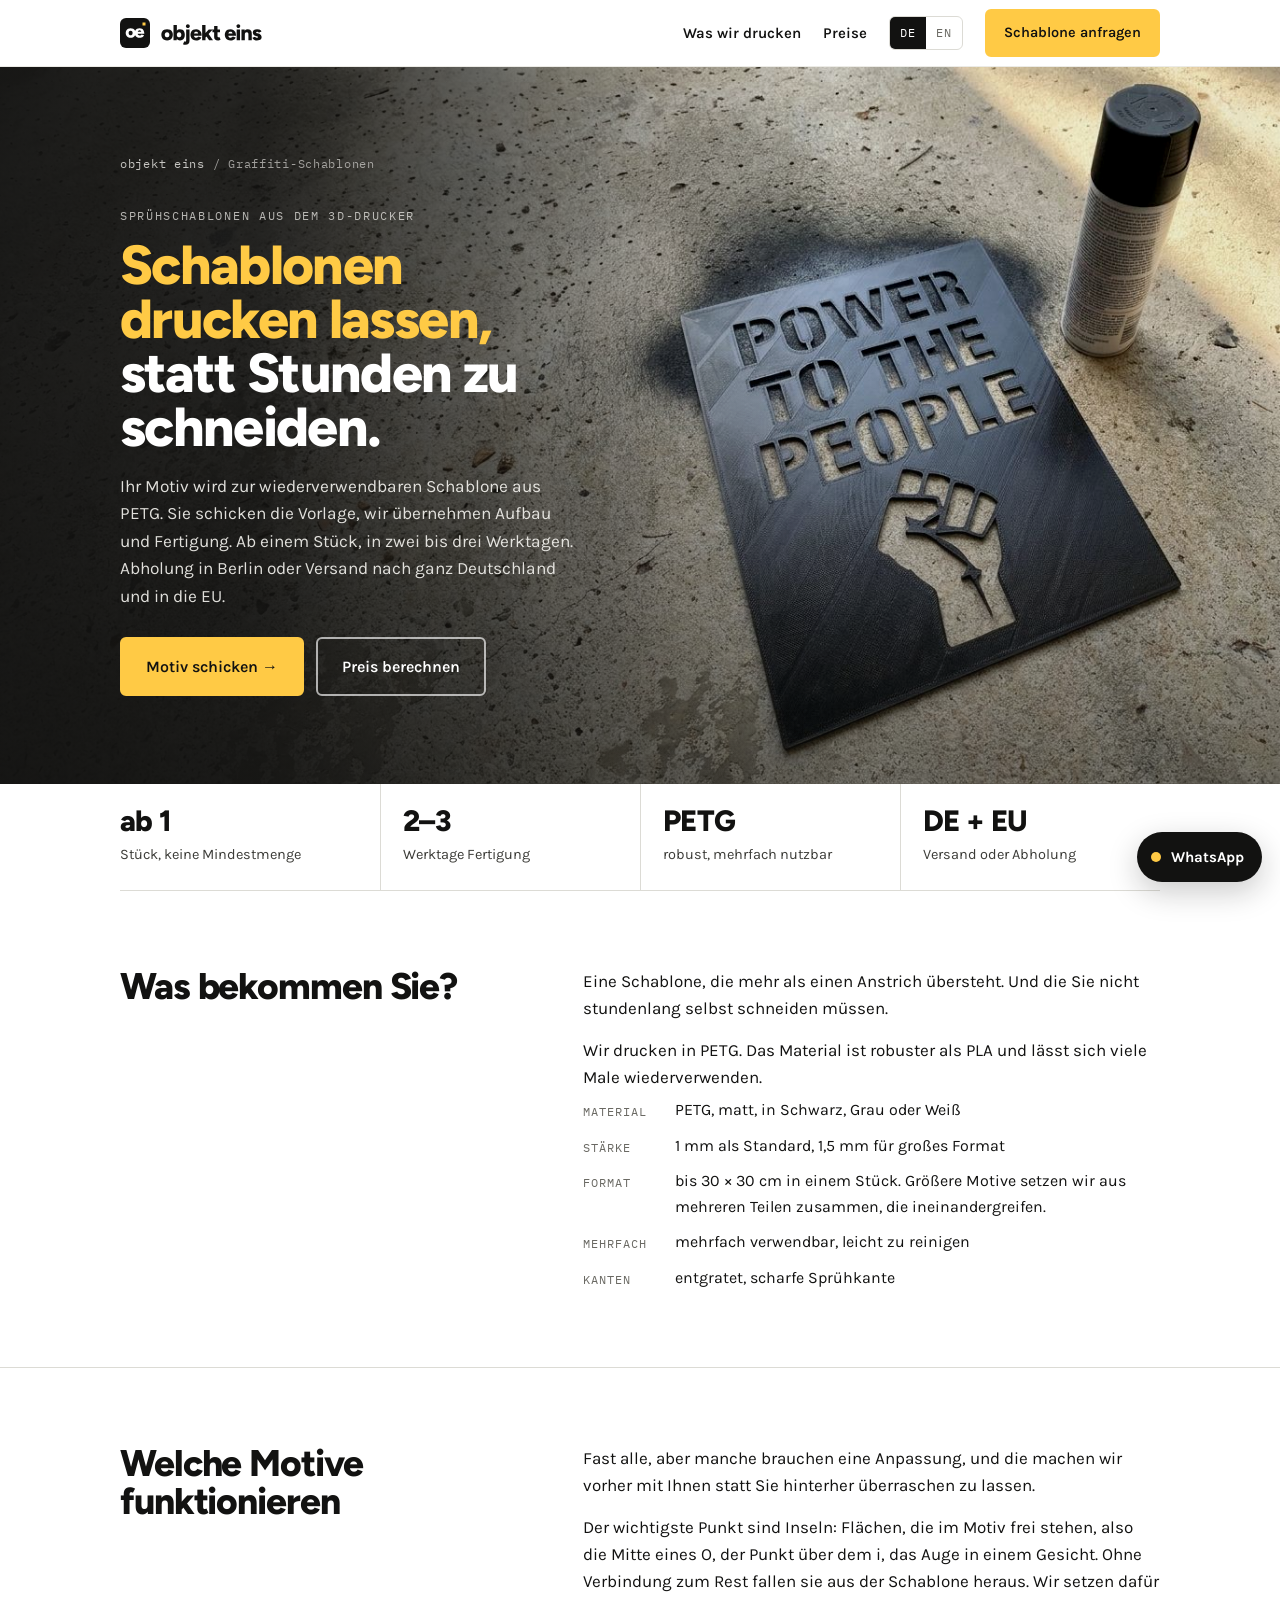
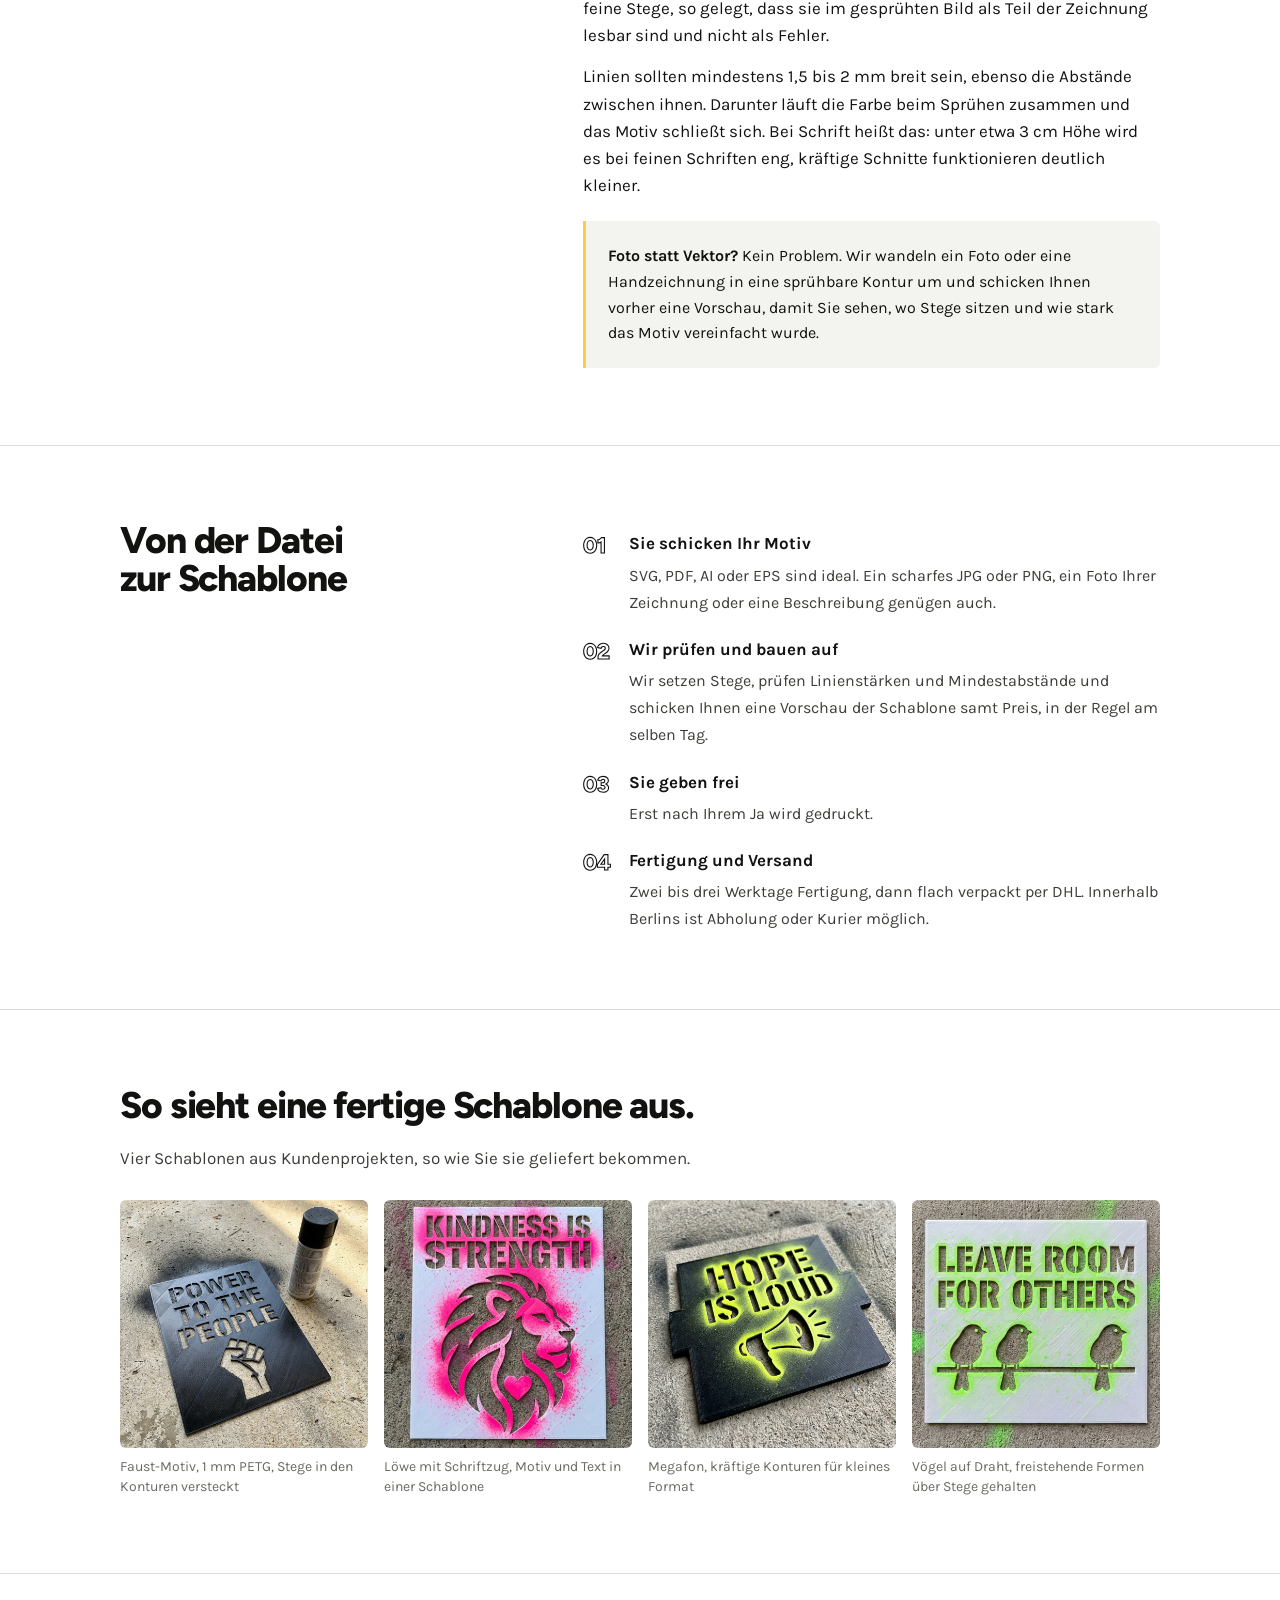
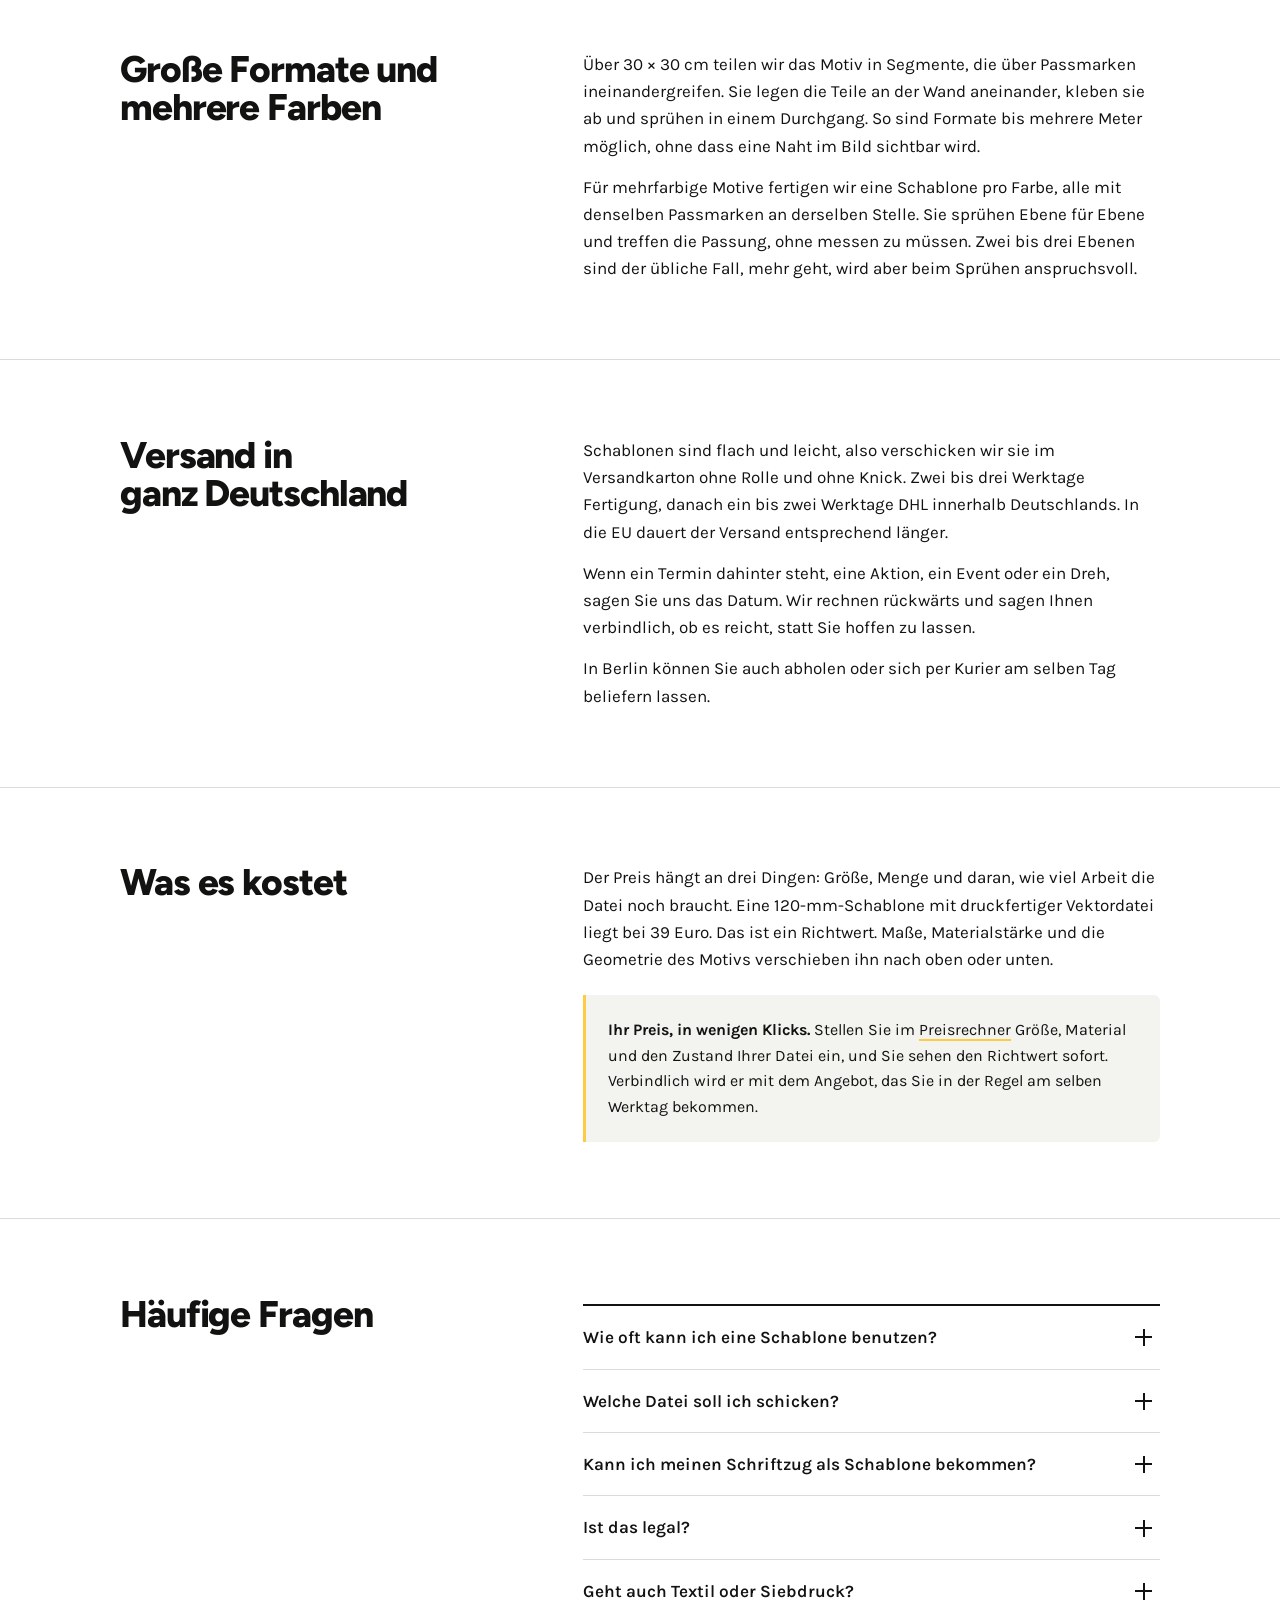
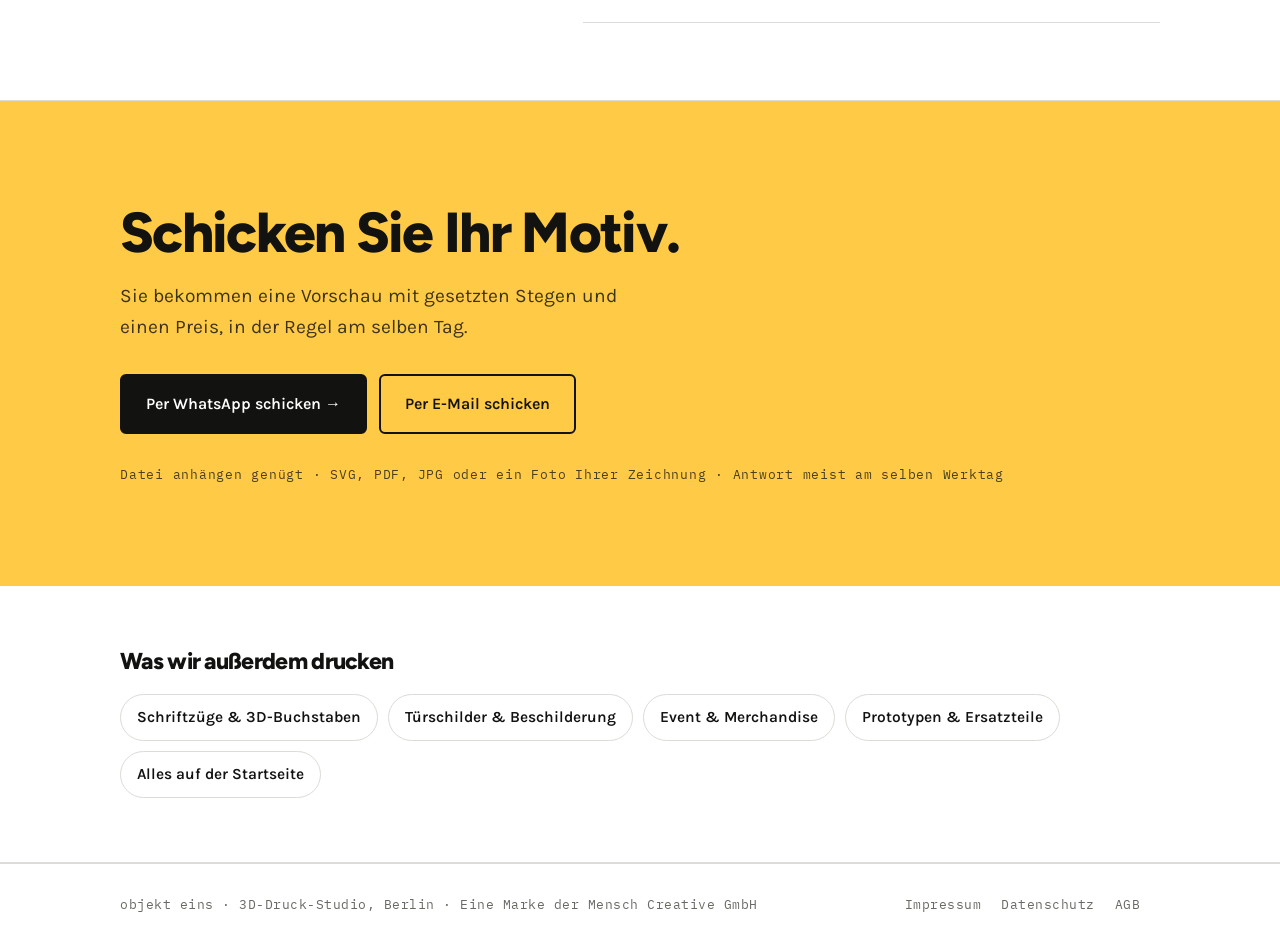
<file: graffiti-schablonen.html>
<!doctype html>
<html lang="de">
<head>
<meta charset="utf-8">
<meta name="viewport" content="width=device-width,initial-scale=1,viewport-fit=cover">
<title>Graffiti-Schablonen drucken lassen | objekt eins</title>
<meta name="description" content="Sprühschablonen nach Ihrem Motiv, ab einem Stück. Mehrfach verwendbar, in zwei bis drei Werktagen. Abholung in Berlin oder Versand nach ganz Deutschland und in die EU.">
<link rel="canonical" href="https://objekteins.org/graffiti-schablonen.html">
<link rel="alternate" hreflang="de" href="https://objekteins.org/graffiti-schablonen.html">
<link rel="alternate" hreflang="en" href="https://objekteins.org/graffiti-stencils.html">
<link rel="alternate" hreflang="x-default" href="https://objekteins.org/graffiti-schablonen.html">
<meta property="og:type" content="website">
<meta property="og:title" content="Graffiti-Schablonen drucken lassen | objekt eins">
<meta property="og:description" content="Sprühschablonen nach Ihrem Motiv, ab einem Stück. Mehrfach verwendbar, in zwei bis drei Werktagen. Abholung in Berlin oder Versand nach ganz Deutschland und in die EU.">
<meta property="og:url" content="https://objekteins.org/graffiti-schablonen.html">
<meta property="og:image" content="https://objekteins.org/img/hero-schablonen.jpg">
<link rel="icon" type="image/svg+xml" href="[data-uri]">
<link rel="stylesheet" href="fonts/fonts.css">
<style>
:root{
  --paper:#FFFFFF;
  --panel:#F3F3F0;
  --ink:#121211;
  --ink-2:#3C3C38;
  --mute:#6A6963;
  --line:#DCDBD5;
  --hair:#ECEBE6;
  --accent:#FFCA45;
  --accent-deep:#F0B92A;
  --accent-ink:#121211;
  --blend:#FFFFFF;

  --disp:"Figtree","Helvetica Neue",Arial,sans-serif;
  --body:"Karla","Helvetica Neue",Arial,sans-serif;
  --r:6px;
  --mono:"IBM Plex Mono",ui-monospace,"SFMono-Regular",Consolas,monospace;

  --spine:1280px;
  --gut:clamp(20px,3.5vw,48px);
  --step:clamp(80px,10vw,150px);
}
@media (prefers-color-scheme: dark){
  :root:not([data-theme="light"]){
    --paper:#131312;
    --panel:#1C1C1A;
    --ink:#F1F0EC;
    --ink-2:#CFCEC7;
    --mute:#96958E;
    --line:#333330;
    --hair:#272725;
    --accent:#FFCA45;
    --accent-deep:#F0B92A;
    --accent-ink:#121211;
    --blend:#FFFFFF;
  }
}
:root[data-theme="dark"]{
  --paper:#131312;
  --panel:#1C1C1A;
  --ink:#F1F0EC;
  --ink-2:#CFCEC7;
  --mute:#96958E;
  --line:#333330;
  --hair:#272725;
  --accent:#FFCA45;
  --accent-deep:#F0B92A;
  --accent-ink:#121211;
  --blend:#FFFFFF;
}



*{margin:0;padding:0;box-sizing:border-box}
html{scroll-behavior:smooth}
body{background:var(--paper);color:var(--ink);font-family:var(--body);font-size:17px;line-height:1.6;-webkit-font-smoothing:antialiased;overflow-x:hidden}
img,svg{display:block;max-width:100%}
a{color:inherit}
:focus-visible{outline:2px solid var(--ink);outline-offset:3px}
.spine{max-width:1120px;margin:0 auto;padding:0 clamp(20px,4vw,40px)}
h1,h2,h3{font-family:var(--disp);font-weight:800;letter-spacing:-0.03em;line-height:1.02;text-wrap:balance}
h1{font-size:clamp(40px,5.6vw,80px);line-height:.98}
h2{font-size:clamp(26px,2.9vw,40px)}
h3{font-size:clamp(18px,1.5vw,21px);font-weight:700;letter-spacing:-0.005em;line-height:1.2}
p{max-width:64ch}
.label{font-family:var(--mono);font-size:12px;letter-spacing:.14em;text-transform:uppercase;color:var(--mute)}
.btn{display:inline-flex;align-items:center;gap:10px;font-family:var(--body);font-size:16px;font-weight:600;border-radius:var(--r);text-decoration:none;white-space:nowrap;padding:15px 24px;background:var(--accent);color:#121211;border:2px solid var(--accent);transition:background .18s ease,color .18s ease,border-color .18s ease}
.btn:hover{background:var(--ink);border-color:var(--ink);color:var(--paper)}
.btn.quiet{background:transparent;color:var(--ink);border-color:var(--ink)}
.btn.quiet:hover{background:var(--ink);color:var(--paper)}

.top{position:sticky;top:0;z-index:60;background:color-mix(in srgb,var(--paper) 92%,transparent);backdrop-filter:blur(10px);border-bottom:1px solid var(--hair)}
.topbar{display:flex;align-items:center;gap:20px;height:66px}
.mark{display:block;height:30px;color:var(--ink);flex:none}
.mark svg{height:30px;width:auto}
.topnav{margin-left:auto;display:flex;align-items:center;gap:22px}
.topnav a.link{font-size:15px;font-weight:600;text-decoration:none}
.topnav a.link:hover{text-decoration:underline;text-decoration-color:var(--accent);text-decoration-thickness:3px;text-underline-offset:6px}
.topnav .btn{padding:10px 17px;font-size:14.5px}
@media(max-width:700px){.topnav a.link{display:none}.mark,.mark svg{height:26px}}

.crumb{padding-top:22px;font-family:var(--mono);font-size:12px;letter-spacing:.06em;color:var(--mute)}
.crumb a{text-decoration:none}
.crumb a:hover{color:var(--ink)}

.head{padding:clamp(28px,4vw,48px) 0 clamp(36px,5vw,64px);border-bottom:2px solid var(--ink)}
.head .label{margin-bottom:16px}
.head h1{margin-bottom:22px;max-width:22ch}
.head h1 em{font-style:normal;background-image:linear-gradient(var(--accent),var(--accent));background-repeat:no-repeat;background-size:100% .32em;background-position:0 80%}
.head .lead{font-size:clamp(18px,1.55vw,21px);color:var(--ink-2);max-width:56ch;line-height:1.45}
.head .actions{display:flex;gap:12px;flex-wrap:wrap;margin-top:30px}

.facts{display:grid;grid-template-columns:repeat(4,1fr);border-bottom:1px solid var(--line)}
.facts div{padding:22px 22px 24px 0}
.facts div+div{border-left:1px solid var(--line);padding-left:22px}
.facts b{display:block;font-family:var(--disp);font-weight:800;font-size:clamp(22px,2.3vw,32px);letter-spacing:-0.02em;line-height:1;margin-bottom:8px}
.facts span{display:block;font-size:14.5px;color:var(--ink-2)}
@media(max-width:760px){.facts{grid-template-columns:1fr 1fr}.facts div:nth-child(3){border-left:0;padding-left:0}.facts div:nth-child(n+3){border-top:1px solid var(--line)}}

section.blk{padding:clamp(44px,6vw,78px) 0;border-bottom:1px solid var(--line)}
section.blk h2{margin-bottom:20px}
section.blk p+p{margin-top:14px}
section.blk .two{display:grid;grid-template-columns:minmax(0,5fr) minmax(0,7fr);gap:clamp(24px,4vw,56px);align-items:start}
@media(max-width:820px){section.blk .two{grid-template-columns:1fr;gap:18px}}
.spec{display:grid;grid-template-columns:auto 1fr;gap:10px 28px;font-size:16px;margin-top:6px}
.spec dt{font-family:var(--mono);font-size:12px;letter-spacing:.08em;text-transform:uppercase;color:var(--mute);padding-top:5px}
.spec dd{color:var(--ink)}
@media(max-width:560px){.spec{grid-template-columns:1fr;gap:2px}.spec dt{margin-top:14px}.spec dt:first-child{margin-top:0}}
.note{background:var(--panel);border-left:3px solid var(--accent);padding:clamp(16px,2.2vw,22px);margin-top:22px;border-radius:0 var(--r) var(--r) 0}
.note p{font-size:16px;max-width:62ch}
.steps{counter-reset:s;margin-top:8px}
.steps li{list-style:none;position:relative;padding-left:46px;margin-bottom:20px;max-width:62ch}
.steps li:last-child{margin-bottom:0}
.steps li::before{counter-increment:s;content:"0" counter(s);position:absolute;left:0;top:-2px;font-family:var(--disp);font-weight:800;font-size:22px;letter-spacing:-0.02em;color:transparent;-webkit-text-stroke:1.1px var(--ink)}
.steps b{display:block;font-family:var(--body);font-weight:700;font-size:17px;margin-bottom:4px}
.steps span{color:var(--ink-2);font-size:16px}

.shots{display:grid;grid-template-columns:repeat(4,1fr);gap:16px}
.shots figure{margin:0;min-width:0}
.shots img{width:100%;aspect-ratio:1/1;object-fit:cover;border-radius:var(--r);background:var(--panel)}
.shots figcaption{font-size:14px;color:var(--mute);margin-top:9px;line-height:1.4}
@media(max-width:820px){.shots{grid-template-columns:1fr 1fr}}

.faq{border-top:2px solid var(--ink);margin-top:8px}
.faq details{border-bottom:1px solid var(--line)}
.faq summary{list-style:none;cursor:pointer;padding:20px 46px 20px 0;position:relative;font-weight:600;font-size:clamp(17px,1.35vw,19px);line-height:1.3}
.faq summary::-webkit-details-marker{display:none}
.faq summary::before,.faq summary::after{content:"";position:absolute;right:8px;top:50%;background:var(--ink);transition:transform .2s ease}
.faq summary::before{width:17px;height:2px;translate:0 -1px}
.faq summary::after{width:2px;height:17px;right:15px;translate:0 -8px}
.faq details[open] summary::after{transform:rotate(90deg)}
.faq .a{padding:0 0 24px;color:var(--ink-2);font-size:16px}
.faq .a p+p{margin-top:11px}

.cta{background:var(--accent);color:#121211;padding:clamp(56px,8vw,110px) 0}
.cta h2{color:#121211;font-size:clamp(30px,4.4vw,60px);margin-bottom:20px;max-width:18ch}
.cta p{color:rgba(18,18,17,.82);font-size:clamp(17px,1.5vw,20px);max-width:48ch;margin-bottom:32px}
.cta .row{display:flex;gap:12px;flex-wrap:wrap}
.cta .btn{background:#121211;color:#fff;border-color:#121211}
.cta .btn:hover{background:#fff;color:#121211;border-color:#121211}
.cta .btn.quiet{background:transparent;color:#121211;border-color:#121211}
.cta .btn.quiet:hover{background:#121211;color:#fff}
.cta .fine{margin-top:30px;font-family:var(--mono);font-size:12.5px;letter-spacing:.06em;color:rgba(18,18,17,.75)}

.more{padding:clamp(40px,5vw,64px) 0;border-bottom:1px solid var(--line)}
.more h2{font-size:clamp(20px,1.8vw,24px);margin-bottom:20px}
.more ul{display:flex;flex-wrap:wrap;gap:10px;list-style:none}
.more a{display:inline-block;font-size:15.5px;font-weight:600;text-decoration:none;border:1.5px solid var(--line);border-radius:999px;padding:10px 16px}
.more a:hover{border-color:var(--ink);background:var(--ink);color:var(--paper)}

footer{padding:30px 0;border-top:1px solid var(--line)}
.foot{display:flex;justify-content:space-between;gap:16px;flex-wrap:wrap;font-family:var(--mono);font-size:12.5px;letter-spacing:.04em;color:var(--mute)}
.foot a{text-decoration:none;margin-right:20px}
.foot a:hover{color:var(--ink)}
.wa-float{position:fixed;right:max(18px,env(safe-area-inset-right));bottom:max(18px,env(safe-area-inset-bottom));z-index:70;display:inline-flex;align-items:center;gap:10px;font-weight:700;font-size:15px;text-decoration:none;background:var(--ink);color:var(--paper);padding:13px 18px 13px 14px;border-radius:999px;box-shadow:0 10px 30px rgba(18,18,17,.22)}
.wa-float:hover{background:var(--accent);color:#121211}
.wa-float i{width:10px;height:10px;border-radius:50%;background:var(--accent);flex:none}
.wa-float:hover i{background:#121211}
@media print{.wa-float{display:none}}
.langsw{display:flex;font-family:var(--mono);font-size:12px;letter-spacing:.08em;border:1px solid var(--line);border-radius:var(--r);overflow:hidden;flex:none}
.langsw a{text-decoration:none;color:var(--mute);padding:6px 10px}
.langsw a[aria-current="true"]{background:var(--ink);color:var(--paper)}
@media(max-width:620px){
  .topnav > .btn{display:none}
  .topbar{gap:12px}
  .langsw a{padding:6px 9px}
}

/* ---------- photo hero ---------- */
.hero{position:relative;min-height:clamp(520px,56vw,760px);display:flex;align-items:center;background:#161615;color:#F1F0EC;isolation:isolate;overflow:hidden}
.hero .panel{position:absolute;inset:0;z-index:0;overflow:hidden;background:#161615}
.hero .panel img{width:100%;height:100%;object-fit:cover;object-position:50% 55%;filter:brightness(.92) contrast(1.05)}
.hero .panel::after{content:"";position:absolute;inset:0;background:
  linear-gradient(90deg,rgba(18,18,17,.95) 0%,rgba(18,18,17,.9) 20%,rgba(18,18,17,.6) 38%,rgba(18,18,17,.2) 54%,rgba(18,18,17,0) 66%),
  linear-gradient(0deg,rgba(18,18,17,.5) 0%,rgba(18,18,17,0) 58%)}
.hero > .spine{position:relative;z-index:2;width:100%;padding-block:clamp(38px,5.5vw,64px)}
.hero .crumb{padding-top:0;margin-bottom:clamp(20px,3vw,32px);color:rgba(241,240,236,.6)}
.hero .crumb a{color:rgba(241,240,236,.8)}
.hero .crumb a:hover{color:#fff}
.hero .copy{max-width:min(46ch,46%)}
.hero .label{color:rgba(241,240,236,.72)}
.hero h1{color:var(--accent);margin:0 0 18px;font-size:clamp(34px,4.3vw,62px)}
.hero h1 em{font-style:normal;color:#FFFFFF;background:none}
.hero .label + h1{margin-top:14px}
.hero .lead{color:rgba(241,240,236,.92);font-size:clamp(16.5px,1.35vw,19px);max-width:48ch}
.hero .actions{display:flex;gap:12px;flex-wrap:wrap;margin-top:26px}
.hero .btn.quiet{color:#FFFFFF;border-color:rgba(255,255,255,.65)}
.hero .btn.quiet:hover{background:#FFFFFF;color:#121211;border-color:#FFFFFF}
@media(max-width:820px){
  .hero{min-height:clamp(540px,86vw,660px)}
  .hero .copy{max-width:100%}
  .hero .panel img{object-position:62% 58%;filter:brightness(.95) contrast(1.06)}
  .hero .panel::after{background:
    linear-gradient(90deg,rgba(18,18,17,.93) 0%,rgba(18,18,17,.85) 42%,rgba(18,18,17,.55) 100%),
    linear-gradient(0deg,rgba(18,18,17,.6) 0%,rgba(18,18,17,.08) 74%)}
}



</style>
</head>
<body>

<header class="top">
  <div class="spine topbar">
    <a class="mark" href="index.html" aria-label="objekt eins, Startseite"><svg xmlns="http://www.w3.org/2000/svg" viewBox="0 0 4738 1000" aria-hidden="true"><rect width="1000" height="1000" rx="200" fill="currentColor"/><path d="M355.65 662.44Q306.68 662.44 269.48 641.67Q232.28 620.9 210.89 584.31Q189.5 547.74 189.5 500.0Q189.5 452.26 210.26 415.68Q231.04 379.1 268.55 358.33Q306.06 337.56 353.8 337.56Q402.78 337.56 440.28 358.33Q477.8 379.1 498.56 415.68Q519.33 452.26 519.33 500.0Q519.33 547.74 498.56 584.31Q477.8 620.9 440.6 641.67Q403.4 662.44 355.65 662.44ZM355.65 573.16Q374.26 573.16 388.83 563.85Q403.4 554.56 411.77 538.13Q420.14 521.7 420.14 500.0Q420.14 478.3 411.77 461.87Q403.4 445.44 388.52 436.14Q373.64 426.84 354.41 426.84Q335.2 426.84 320.32 436.14Q305.44 445.44 297.07 461.87Q288.7 478.3 288.7 500.0Q288.7 521.7 297.07 538.13Q305.44 554.56 320.63 563.85Q335.82 573.16 355.65 573.16Z M653.26 662.44Q604.9 662.44 567.7 641.67Q530.5 620.9 509.41 584.31Q488.34 547.74 488.34 500.0Q488.34 451.64 509.73 415.06Q531.12 378.48 568.31 358.02Q605.52 337.56 654.5 337.56Q698.52 337.56 733.86 358.64Q769.2 379.72 789.97 421.26Q810.74 462.8 810.74 524.8H588.78Q591.88 551.46 610.79 567.27Q629.69 583.08 655.74 583.08Q678.68 583.08 694.49 572.85Q710.3 562.62 716.5 547.12L802.06 576.26Q789.66 605.4 767.03 624.62Q744.4 643.84 715.26 653.14Q686.12 662.44 653.26 662.44ZM591.26 460.32H709.68Q707.19 441.72 697.89 430.87Q688.59 420.02 676.19 415.37Q663.8 410.72 651.4 410.72Q639.62 410.72 626.59 415.37Q613.57 420.02 603.97 430.87Q594.36 441.72 591.26 460.32Z" fill="var(--paper)"/><rect x="750" y="150" width="100" height="100" fill="var(--accent)"/><path d="M1570.96 748.64Q1514.08 748.64 1470.88 724.52Q1427.68 700.4 1402.84 657.92Q1378.0 615.44 1378.0 560.0Q1378.0 504.56 1402.12 462.08Q1426.24 419.6 1469.8 395.48Q1513.36 371.36 1568.8 371.36Q1625.68 371.36 1669.24 395.48Q1712.8 419.6 1736.92 462.08Q1761.04 504.56 1761.04 560.0Q1761.04 615.44 1736.92 657.92Q1712.8 700.4 1669.6 724.52Q1626.4 748.64 1570.96 748.64ZM1570.96 644.96Q1592.56 644.96 1609.48 634.16Q1626.4 623.36 1636.12 604.28Q1645.84 585.2 1645.84 560.0Q1645.84 534.8 1636.12 515.72Q1626.4 496.64 1609.12 485.84Q1591.84 475.04 1569.52 475.04Q1547.2 475.04 1529.92 485.84Q1512.63 496.64 1502.92 515.72Q1493.2 534.8 1493.2 560.0Q1493.2 585.2 1502.92 604.28Q1512.63 623.36 1530.28 634.16Q1547.92 644.96 1570.96 644.96Z M1997.91 748.64Q1963.36 748.64 1937.44 734.59Q1911.52 720.56 1894.23 693.92L1889.91 740.0H1783.36V236.0H1895.67V423.2Q1912.95 398.0 1938.52 384.68Q1964.08 371.36 1997.91 371.36Q2048.31 371.36 2085.04 394.04Q2121.75 416.72 2141.2 458.84Q2160.64 500.96 2160.64 560.0Q2160.64 618.32 2141.2 660.8Q2121.75 703.28 2085.04 725.96Q2048.31 748.64 1997.91 748.64ZM1969.12 644.96Q1990.71 644.96 2007.27 634.16Q2023.84 623.36 2033.92 604.28Q2044.0 585.2 2044.0 560.0Q2044.0 534.8 2034.63 515.72Q2025.27 496.64 2008.35 485.84Q1991.43 475.04 1969.84 475.04Q1948.23 475.04 1931.31 485.84Q1914.39 496.64 1905.04 516.07Q1895.67 535.52 1895.67 560.0Q1895.67 585.2 1905.04 604.28Q1914.39 623.36 1930.96 634.16Q1947.52 644.96 1969.12 644.96Z M2261.43 336.8Q2235.52 336.8 2216.08 317.36Q2196.64 297.92 2196.64 272.0Q2196.64 245.36 2216.08 225.92Q2235.52 206.48 2261.43 206.48Q2288.08 206.48 2307.51 225.92Q2326.95 245.36 2326.95 272.0Q2326.95 297.92 2307.51 317.36Q2288.08 336.8 2261.43 336.8ZM2181.52 894.8Q2134.72 894.8 2098.72 871.04L2144.79 778.16Q2153.43 783.2 2162.08 786.8Q2170.72 790.4 2177.91 790.4Q2205.27 790.4 2205.27 752.96V380.0H2317.6V760.88Q2317.6 824.24 2282.31 859.52Q2247.04 894.8 2181.52 894.8Z M2540.08 748.64Q2483.92 748.64 2440.72 724.52Q2397.52 700.4 2373.04 657.92Q2348.56 615.44 2348.56 560.0Q2348.56 503.84 2373.39 461.36Q2398.24 418.88 2441.43 395.12Q2484.64 371.36 2541.52 371.36Q2592.64 371.36 2633.68 395.84Q2674.72 420.32 2698.84 468.55Q2722.96 516.8 2722.96 588.8H2465.2Q2468.8 619.76 2490.76 638.12Q2512.72 656.48 2542.96 656.48Q2569.6 656.48 2587.96 644.6Q2606.31 632.72 2613.52 614.72L2712.88 648.56Q2698.48 682.4 2672.2 704.72Q2645.92 727.04 2612.08 737.83Q2578.24 748.64 2540.08 748.64ZM2468.08 513.92H2605.6Q2602.72 492.32 2591.92 479.72Q2581.12 467.12 2566.72 461.72Q2552.31 456.32 2537.92 456.32Q2524.24 456.32 2509.12 461.72Q2494.0 467.12 2482.84 479.72Q2471.68 492.32 2468.08 513.92Z M2738.07 740.0V236.0H2850.39V500.96L2959.12 380.0H3090.87L2954.79 535.52L3100.24 740.0H2969.91L2883.51 616.88L2850.39 653.6V740.0Z M3265.12 748.64Q3201.04 748.64 3169.72 718.04Q3138.4 687.44 3138.4 630.56V474.32H3082.24V380.0H3138.4V267.68H3250.72V380.0H3332.79V474.32H3250.72V602.48Q3250.72 624.08 3258.64 634.16Q3266.56 644.24 3283.12 644.24Q3289.6 644.24 3298.24 641.0Q3306.88 637.76 3314.08 632.72L3352.96 714.8Q3335.68 729.2 3311.56 738.92Q3287.44 748.64 3265.12 748.64Z M3684.88 748.64Q3628.72 748.64 3585.52 724.52Q3542.32 700.4 3517.84 657.92Q3493.36 615.44 3493.36 560.0Q3493.36 503.84 3518.2 461.36Q3543.04 418.88 3586.24 395.12Q3629.44 371.36 3686.32 371.36Q3737.44 371.36 3778.48 395.84Q3819.52 420.32 3843.64 468.55Q3867.76 516.8 3867.76 588.8H3610.0Q3613.60 619.76 3635.56 638.12Q3657.52 656.48 3687.76 656.48Q3714.4 656.48 3732.76 644.6Q3751.12 632.72 3758.32 614.72L3857.68 648.56Q3843.28 682.4 3817.0 704.72Q3790.72 727.04 3756.88 737.83Q3723.04 748.64 3684.88 748.64ZM3612.88 513.92H3750.4Q3747.52 492.32 3736.72 479.72Q3725.92 467.12 3711.52 461.72Q3697.12 456.32 3682.72 456.32Q3669.04 456.32 3653.92 461.72Q3638.8 467.12 3627.64 479.72Q3616.48 492.32 3612.88 513.92Z M3889.35 740.0V380.0H4001.68V740.0ZM3945.52 333.92Q3920.31 333.92 3901.24 314.84Q3882.16 295.76 3882.16 270.56Q3882.16 243.92 3901.24 225.56Q3920.31 207.20 3945.52 207.20Q3971.44 207.20 3990.16 225.56Q4008.87 243.92 4008.87 270.56Q4008.87 295.76 3990.16 314.84Q3971.44 333.92 3945.52 333.92Z M4049.2 740.0V380.0H4155.04L4159.36 426.08Q4177.36 400.16 4203.28 385.76Q4229.2 371.36 4261.6 371.36Q4304.8 371.36 4334.32 389.0Q4363.84 406.64 4378.6 442.64Q4393.36 478.64 4393.36 534.8V740.0H4281.04V555.68Q4281.04 526.88 4274.55 509.96Q4268.08 493.04 4256.2 485.12Q4244.32 477.2 4227.04 476.48Q4194.64 475.76 4178.08 494.12Q4161.52 512.48 4161.52 549.92V740.0Z M4564.71 748.64Q4529.44 748.64 4498.84 738.2Q4468.24 727.76 4445.92 708.68Q4423.59 689.6 4412.79 662.24L4504.95 623.36Q4514.32 642.08 4530.87 651.08Q4547.44 660.08 4564.71 660.08Q4582.71 660.08 4592.79 653.96Q4602.87 647.84 4602.87 637.04Q4602.87 625.52 4592.43 619.04Q4581.99 612.56 4562.55 607.52L4531.59 599.6Q4481.2 586.64 4454.2 556.76Q4427.2 526.88 4427.2 487.28Q4427.2 431.84 4465.36 401.6Q4503.51 371.36 4571.2 371.36Q4609.36 371.36 4638.51 381.44Q4667.67 391.52 4687.48 409.88Q4707.28 428.24 4715.91 452.72L4626.63 489.44Q4621.59 475.04 4606.11 467.48Q4590.63 459.92 4571.91 459.92Q4556.07 459.92 4547.43 466.76Q4538.79 473.6 4538.79 485.12Q4538.79 493.76 4549.24 499.88Q4559.67 506.0 4579.83 511.04L4617.99 520.4Q4651.83 529.04 4674.87 546.68Q4697.91 564.31 4709.43 587.72Q4720.95 611.12 4720.95 637.76Q4720.95 671.6 4701.16 696.44Q4681.36 721.28 4646.08 734.96Q4610.79 748.64 4564.71 748.64Z" fill="currentColor"/></svg></a>
    <nav class="topnav">
      <a class="link" href="index.html#kategorien">Was wir drucken</a>
      <a class="link" href="index.html#preise">Preise</a>
      <div class="langsw"><a href="graffiti-schablonen.html" aria-current="true">DE</a><a href="graffiti-stencils.html">EN</a></div>
      <a class="btn" href="#anfrage">Schablone anfragen</a>
    </nav>
  </div>
</header>

<main>
<section class="hero">
  
  <div class="spine">
    <nav class="crumb" aria-label="Brotkrumen"><a href="index.html">objekt eins</a> / Graffiti-Schablonen</nav>
    <div class="copy">
      <div class="label">Sprühschablonen aus dem 3D-Drucker</div>
      <h1>Schablonen drucken lassen,<br><em>statt Stunden zu schneiden.</em></h1>
      <p class="lead">Ihr Motiv wird zur wiederverwendbaren Schablone aus PETG. Sie schicken die Vorlage, wir übernehmen Aufbau und Fertigung. Ab einem Stück, in zwei bis drei Werktagen. Abholung in Berlin oder Versand nach ganz Deutschland und in die EU.</p>
      <div class="actions">
        <a class="btn" href="#anfrage">Motiv schicken &rarr;</a>
        <a class="btn quiet" href="index.html#preise">Preis berechnen</a>
      </div>
    </div>
  </div>
  <div class="panel"><img src="img/hero-schablonen.jpg" alt="Schwarze 3D-gedruckte Sprühschablone mit dem Motiv POWER TO THE PEOPLE und erhobener Faust, daneben eine Spraydose auf Beton"></div>
</section>

<div class="spine">
  <div class="facts">
    <div><b>ab 1</b><span>Stück, keine Mindestmenge</span></div>
    <div><b>2&ndash;3</b><span>Werktage Fertigung</span></div>
    <div><b>PETG</b><span>robust, mehrfach nutzbar</span></div>
    <div><b>DE + EU</b><span>Versand oder Abholung</span></div>
  </div>
</div>

<section class="blk">
  <div class="spine two">
    <h2>Was bekommen Sie?</h2>
    <div>
      <p>Eine Schablone, die mehr als einen Anstrich übersteht. Und die Sie nicht stundenlang selbst schneiden müssen.</p>
      <p>Wir drucken in PETG. Das Material ist robuster als PLA und lässt sich viele Male wiederverwenden.</p>
      <dl class="spec">
        <dt>Material</dt><dd>PETG, matt, in Schwarz, Grau oder Weiß</dd>
        <dt>Stärke</dt><dd>1 mm als Standard, 1,5 mm für großes Format</dd>
        <dt>Format</dt><dd>bis 30 × 30 cm in einem Stück. Größere Motive setzen wir aus mehreren Teilen zusammen, die ineinandergreifen.</dd>
        <dt>Mehrfach</dt><dd>mehrfach verwendbar, leicht zu reinigen</dd>
        <dt>Kanten</dt><dd>entgratet, scharfe Sprühkante</dd>
      </dl>
    </div>
  </div>
</section>

<section class="blk">
  <div class="spine two">
    <h2>Welche Motive funktionieren</h2>
    <div>
      <p>Fast alle, aber manche brauchen eine Anpassung, und die machen wir vorher mit Ihnen statt Sie hinterher überraschen zu lassen.</p>
      <p>Der wichtigste Punkt sind Inseln: Flächen, die im Motiv frei stehen, also die Mitte eines O, der Punkt über dem i, das Auge in einem Gesicht. Ohne Verbindung zum Rest fallen sie aus der Schablone heraus. Wir setzen dafür feine Stege, so gelegt, dass sie im gesprühten Bild als Teil der Zeichnung lesbar sind und nicht als Fehler.</p>
      <p>Linien sollten mindestens 1,5 bis 2 mm breit sein, ebenso die Abstände zwischen ihnen. Darunter läuft die Farbe beim Sprühen zusammen und das Motiv schließt sich. Bei Schrift heißt das: unter etwa 3 cm Höhe wird es bei feinen Schriften eng, kräftige Schnitte funktionieren deutlich kleiner.</p>
      <div class="note">
        <p><strong>Foto statt Vektor?</strong> Kein Problem. Wir wandeln ein Foto oder eine Handzeichnung in eine sprühbare Kontur um und schicken Ihnen vorher eine Vorschau, damit Sie sehen, wo Stege sitzen und wie stark das Motiv vereinfacht wurde.</p>
      </div>
    </div>
  </div>
</section>

<section class="blk">
  <div class="spine two">
    <h2>Von der Datei zur Schablone</h2>
    <div>
      <ol class="steps">
        <li><b>Sie schicken Ihr Motiv</b><span>SVG, PDF, AI oder EPS sind ideal. Ein scharfes JPG oder PNG, ein Foto Ihrer Zeichnung oder eine Beschreibung genügen auch.</span></li>
        <li><b>Wir prüfen und bauen auf</b><span>Wir setzen Stege, prüfen Linienstärken und Mindestabstände und schicken Ihnen eine Vorschau der Schablone samt Preis, in der Regel am selben Tag.</span></li>
        <li><b>Sie geben frei</b><span>Erst nach Ihrem Ja wird gedruckt.</span></li>
        <li><b>Fertigung und Versand</b><span>Zwei bis drei Werktage Fertigung, dann flach verpackt per DHL. Innerhalb Berlins ist Abholung oder Kurier möglich.</span></li>
      </ol>
    </div>
  </div>
</section>

<section class="blk">
  <div class="spine">
    <h2>So sieht eine fertige Schablone aus.</h2>
    <p style="margin-bottom:28px;color:var(--ink-2)">Vier Schablonen aus Kundenprojekten, so wie Sie sie geliefert bekommen.</p>
    <div class="shots">
      <figure><img src="img/gallery-14.jpg" alt="Schwarze Sprühschablone mit Faust-Motiv neben einer Spraydose auf Beton" loading="lazy"><figcaption>Faust-Motiv, 1 mm PETG, Stege in den Konturen versteckt</figcaption></figure>
      <figure><img src="img/gallery-11.jpg" alt="Weiße Sprühschablone mit Löwenmotiv und Schriftzug, pink gesprüht" loading="lazy"><figcaption>Löwe mit Schriftzug, Motiv und Text in einer Schablone</figcaption></figure>
      <figure><img src="img/gallery-12.jpg" alt="Schwarze Sprühschablone mit Megafon-Motiv, neongrün gesprüht" loading="lazy"><figcaption>Megafon, kräftige Konturen für kleines Format</figcaption></figure>
      <figure><img src="img/gallery-13.jpg" alt="Weiße Sprühschablone mit Vögeln auf einem Draht, hellgrün gesprüht" loading="lazy"><figcaption>Vögel auf Draht, freistehende Formen über Stege gehalten</figcaption></figure>
    </div>
  </div>
</section>

<section class="blk">
  <div class="spine two">
    <h2>Große Formate und mehrere Farben</h2>
    <div>
      <p>Über 30 × 30 cm teilen wir das Motiv in Segmente, die über Passmarken ineinandergreifen. Sie legen die Teile an der Wand aneinander, kleben sie ab und sprühen in einem Durchgang. So sind Formate bis mehrere Meter möglich, ohne dass eine Naht im Bild sichtbar wird.</p>
      <p>Für mehrfarbige Motive fertigen wir eine Schablone pro Farbe, alle mit denselben Passmarken an derselben Stelle. Sie sprühen Ebene für Ebene und treffen die Passung, ohne messen zu müssen. Zwei bis drei Ebenen sind der übliche Fall, mehr geht, wird aber beim Sprühen anspruchsvoll.</p>
    </div>
  </div>
</section>

<section class="blk">
  <div class="spine two">
    <h2>Versand in ganz Deutschland</h2>
    <div>
      <p>Schablonen sind flach und leicht, also verschicken wir sie im Versandkarton ohne Rolle und ohne Knick. Zwei bis drei Werktage Fertigung, danach ein bis zwei Werktage DHL innerhalb Deutschlands. In die EU dauert der Versand entsprechend länger.</p>
      <p>Wenn ein Termin dahinter steht, eine Aktion, ein Event oder ein Dreh, sagen Sie uns das Datum. Wir rechnen rückwärts und sagen Ihnen verbindlich, ob es reicht, statt Sie hoffen zu lassen.</p>
      <p>In Berlin können Sie auch abholen oder sich per Kurier am selben Tag beliefern lassen.</p>
    </div>
  </div>
</section>

<section class="blk">
  <div class="spine two">
    <h2>Was es kostet</h2>
    <div>
      <p>Der Preis hängt an drei Dingen: Größe, Menge und daran, wie viel Arbeit die Datei noch braucht. Eine 120-mm-Schablone mit druckfertiger Vektordatei liegt bei 39 Euro. Das ist ein Richtwert. Maße, Materialstärke und die Geometrie des Motivs verschieben ihn nach oben oder unten.</p>
      <div class="note">
        <p><strong>Ihr Preis, in wenigen Klicks.</strong> Stellen Sie im <a href="index.html#preise" style="border-bottom:2px solid var(--accent);text-decoration:none">Preisrechner</a> Größe, Material und den Zustand Ihrer Datei ein, und Sie sehen den Richtwert sofort. Verbindlich wird er mit dem Angebot, das Sie in der Regel am selben Werktag bekommen.</p>
      </div>
    </div>
  </div>
</section>

<section class="blk">
  <div class="spine two">
    <h2>Häufige Fragen</h2>
    <div class="faq">
      <details><summary>Wie oft kann ich eine Schablone benutzen?</summary><div class="a">
        <p>So lange sie sauber bleibt. Sie wischen die Schablone nach dem Sprühen mit einem Lappen und etwas Reiniger ab, und sie ist wieder einsatzbereit. Dutzende Einsätze mit derselben Schablone sind üblich.</p>
        <p>Wie lange sie durchhält, hängt vor allem an der Farbe, mit der Sie arbeiten. Wasserbasierte und normale Acryl-Sprühfarben sind unproblematisch. Chrom-, Metallic- und manche Neonlacke enthalten aggressivere Lösemittel und greifen den Kunststoff mit jedem Einsatz etwas mehr an. Frisch abwischen ist in jedem Fall schonender, als getrocknete Farbe später abzukratzen. Sagen Sie uns gern, womit Sie sprühen, dann wählen wir die passende Stärke.</p></div></details>
      <details><summary>Welche Datei soll ich schicken?</summary><div class="a">
        <p>Am liebsten eine Vektordatei als SVG, PDF, AI oder EPS, weil daraus direkt eine saubere Kontur wird. Ein hoch aufgelöstes JPG oder PNG funktioniert ebenfalls, wir setzen es für Sie um. Eine Handzeichnung, abfotografiert mit dem Handy, reicht als Ausgangspunkt völlig.</p></div></details>
      <details><summary>Kann ich meinen Schriftzug als Schablone bekommen?</summary><div class="a">
        <p>Ja. Bei Schrift achten wir besonders auf die Innenflächen von Buchstaben wie O, A, R und e, die über Stege gehalten werden müssen. Unter etwa 3 cm Buchstabenhöhe empfehlen wir einen kräftigen Schriftschnitt, damit die Kontur beim Sprühen offen bleibt.</p></div></details>
      <details><summary>Ist das legal?</summary><div class="a">
        <p>Die Schablone selbst ist ein Werkzeug und völlig legal. Wo Sie sie einsetzen, ist eine Frage der Erlaubnis. Auf eigenem Grund, auf Leinwand, Textil, Holz oder an freigegebenen Wänden gibt es nichts zu klären. Im öffentlichen Raum kommt es darauf an, was Eigentümer oder Stadt erlauben. Wir stellen das Werkzeug her, die Entscheidung und die Verantwortung für den Einsatz liegen bei Ihnen.</p></div></details>
      <details><summary>Geht auch Textil oder Siebdruck?</summary><div class="a">
        <p>Textil ja, mit Textilsprühfarbe und einer Unterlage funktionieren unsere Schablonen gut, auch für kleine Auflagen von Shirts oder Beuteln. Echter Siebdruck arbeitet anders, dafür brauchen Sie ein Sieb und keine Schablone. Sagen Sie uns, was Sie vorhaben, dann sagen wir Ihnen ehrlich, ob wir das richtige Werkzeug dafür sind.</p></div></details>
    </div>
  </div>
</section>

<section class="cta" id="anfrage">
  <div class="spine">
    <h2>Schicken Sie Ihr Motiv.</h2>
    <p>Sie bekommen eine Vorschau mit gesetzten Stegen und einen Preis, in der Regel am selben Tag.</p>
    <div class="row">
      <a class="btn" href="https://wa.me/491715385010?text=Hallo%2C%20ich%20m%C3%B6chte%20eine%20Spr%C3%BChschablone%20drucken%20lassen.%20Mein%20Motiv%3A%20" target="_blank" rel="noopener">Per WhatsApp schicken &rarr;</a>
      <a class="btn quiet" href="mailto:hello@objekteins.org?subject=Anfrage%20Graffiti-Schablone&body=Hallo%2C%0A%0Aich%20m%C3%B6chte%20eine%20Spr%C3%BChschablone%20drucken%20lassen.%0A%0AMotiv%3A%20%0AGr%C3%B6%C3%9Fe%3A%20%0AMenge%3A%20%0A%0ADie%20Datei%20h%C3%A4nge%20ich%20an%20diese%20Nachricht%20an.%0A%0AViele%20Gr%C3%BC%C3%9Fe%0A">Per E-Mail schicken</a>
    </div>
    <div class="fine">Datei anhängen genügt · SVG, PDF, JPG oder ein Foto Ihrer Zeichnung · Antwort meist am selben Werktag</div>
  </div>
</section>

<div class="more">
  <div class="spine">
    <h2>Was wir außerdem drucken</h2>
    <ul>
      <li><a href="index.html#kategorien">Schriftzüge &amp; 3D-Buchstaben</a></li>
      <li><a href="index.html#kategorien">Türschilder &amp; Beschilderung</a></li>
      <li><a href="index.html#kategorien">Event &amp; Merchandise</a></li>
      <li><a href="index.html#kategorien">Prototypen &amp; Ersatzteile</a></li>
      <li><a href="index.html">Alles auf der Startseite</a></li>
    </ul>
  </div>
</div>
</main>

<footer>
  <div class="spine foot">
    <div>objekt eins · 3D-Druck-Studio, Berlin · Eine Marke der Mensch Creative GmbH</div>
    <div><a href="impressum.html">Impressum</a><a href="datenschutz.html">Datenschutz</a><a href="agb.html">AGB</a></div>
  </div>
</footer>

<a class="wa-float" href="https://wa.me/491715385010?text=Hallo%2C%20ich%20m%C3%B6chte%20eine%20Spr%C3%BChschablone%20drucken%20lassen.%20Mein%20Motiv%3A%20" target="_blank" rel="noopener" aria-label="WhatsApp"><i aria-hidden="true"></i>WhatsApp</a>

<script type="application/ld+json">
{
  "@context":"https://schema.org",
  "@type":"Service",
  "name":"Graffiti-Schablonen drucken lassen",
  "alternateName":["Sprühschablonen 3D-Druck","Stencil anfertigen lassen"],
  "serviceType":"Anfertigung von Sprühschablonen im 3D-Druck",
  "description":"Wiederverwendbare Sprühschablonen aus PETG, nach Kundenmotiv gefertigt. Ab einem Stück, Fertigung in zwei bis drei Werktagen, Versand innerhalb Deutschlands und der EU.",
  "url":"https://objekteins.org/graffiti-schablonen.html",
  "areaServed":[{"@type":"Country","name":"Deutschland"},{"@type":"AdministrativeArea","name":"Europäische Union"}],
  "provider":{
    "@type":"LocalBusiness",
    "name":"objekt eins",
    "legalName":"Mensch Creative GmbH",
    "url":"https://objekteins.org/",
    "email":"hello@objekteins.org",
    "address":{"@type":"PostalAddress","addressLocality":"Berlin","addressCountry":"DE"}
  },
  "offers":{"@type":"Offer","priceCurrency":"EUR","priceSpecification":{"@type":"PriceSpecification","minPrice":"55","priceCurrency":"EUR","valueAddedTaxIncluded":true},"availability":"https://schema.org/InStock"}
}
</script>
<script type="application/ld+json">
{
  "@context":"https://schema.org",
  "@type":"BreadcrumbList",
  "itemListElement":[
    {"@type":"ListItem","position":1,"name":"objekt eins","item":"https://objekteins.org/"},
    {"@type":"ListItem","position":2,"name":"Graffiti-Schablonen","item":"https://objekteins.org/graffiti-schablonen.html"}
  ]
}
</script>
<script type="application/ld+json">
{
  "@context":"https://schema.org",
  "@type":"FAQPage",
  "mainEntity":[
    {"@type":"Question","name":"Wie oft kann ich eine Sprühschablone benutzen?","acceptedAnswer":{"@type":"Answer","text":"So lange sie sauber bleibt. Die Schablone wird nach dem Sprühen mit einem Lappen und etwas Reiniger abgewischt und ist wieder einsatzbereit. Dutzende Einsätze mit derselben Schablone sind üblich. Wie lange sie durchhält, hängt vor allem an der verwendeten Farbe: wasserbasierte und normale Acryl-Sprühfarben sind unproblematisch, Chrom-, Metallic- und manche Neonlacke enthalten aggressivere Lösemittel und greifen den Kunststoff mit jedem Einsatz etwas mehr an. Frisch abwischen ist schonender als getrocknete Farbe abzukratzen."}},
    {"@type":"Question","name":"Welche Datei brauche ich für eine Schablone?","acceptedAnswer":{"@type":"Answer","text":"Am besten eine Vektordatei als SVG, PDF, AI oder EPS. Ein hoch aufgelöstes JPG oder PNG funktioniert ebenfalls und wird von uns umgesetzt. Eine mit dem Handy abfotografierte Handzeichnung reicht als Ausgangspunkt."}},
    {"@type":"Question","name":"Kann ich einen Schriftzug als Schablone bekommen?","acceptedAnswer":{"@type":"Answer","text":"Ja. Bei Schrift müssen die Innenflächen von Buchstaben wie O, A, R und e über Stege gehalten werden. Unter etwa 3 cm Buchstabenhöhe empfiehlt sich ein kräftiger Schriftschnitt, damit die Kontur beim Sprühen offen bleibt."}},
    {"@type":"Question","name":"Wie groß kann eine Schablone sein?","acceptedAnswer":{"@type":"Answer","text":"Bis 30 mal 30 Zentimeter in einem Stück. Größere Motive werden in Segmente geteilt, die über Passmarken ineinandergreifen, sodass Formate bis mehrere Meter ohne sichtbare Naht möglich sind."}},
    {"@type":"Question","name":"Wie lange dauert eine Sprühschablone und wird sie versandt?","acceptedAnswer":{"@type":"Answer","text":"Zwei bis drei Werktage Fertigung, danach ein bis zwei Werktage Versand innerhalb Deutschlands, flach verpackt. Versand in die EU ist möglich. In Berlin sind Abholung und Kurier am selben Tag möglich."}}
  ]
}
</script>
</body>
</html>
</file>
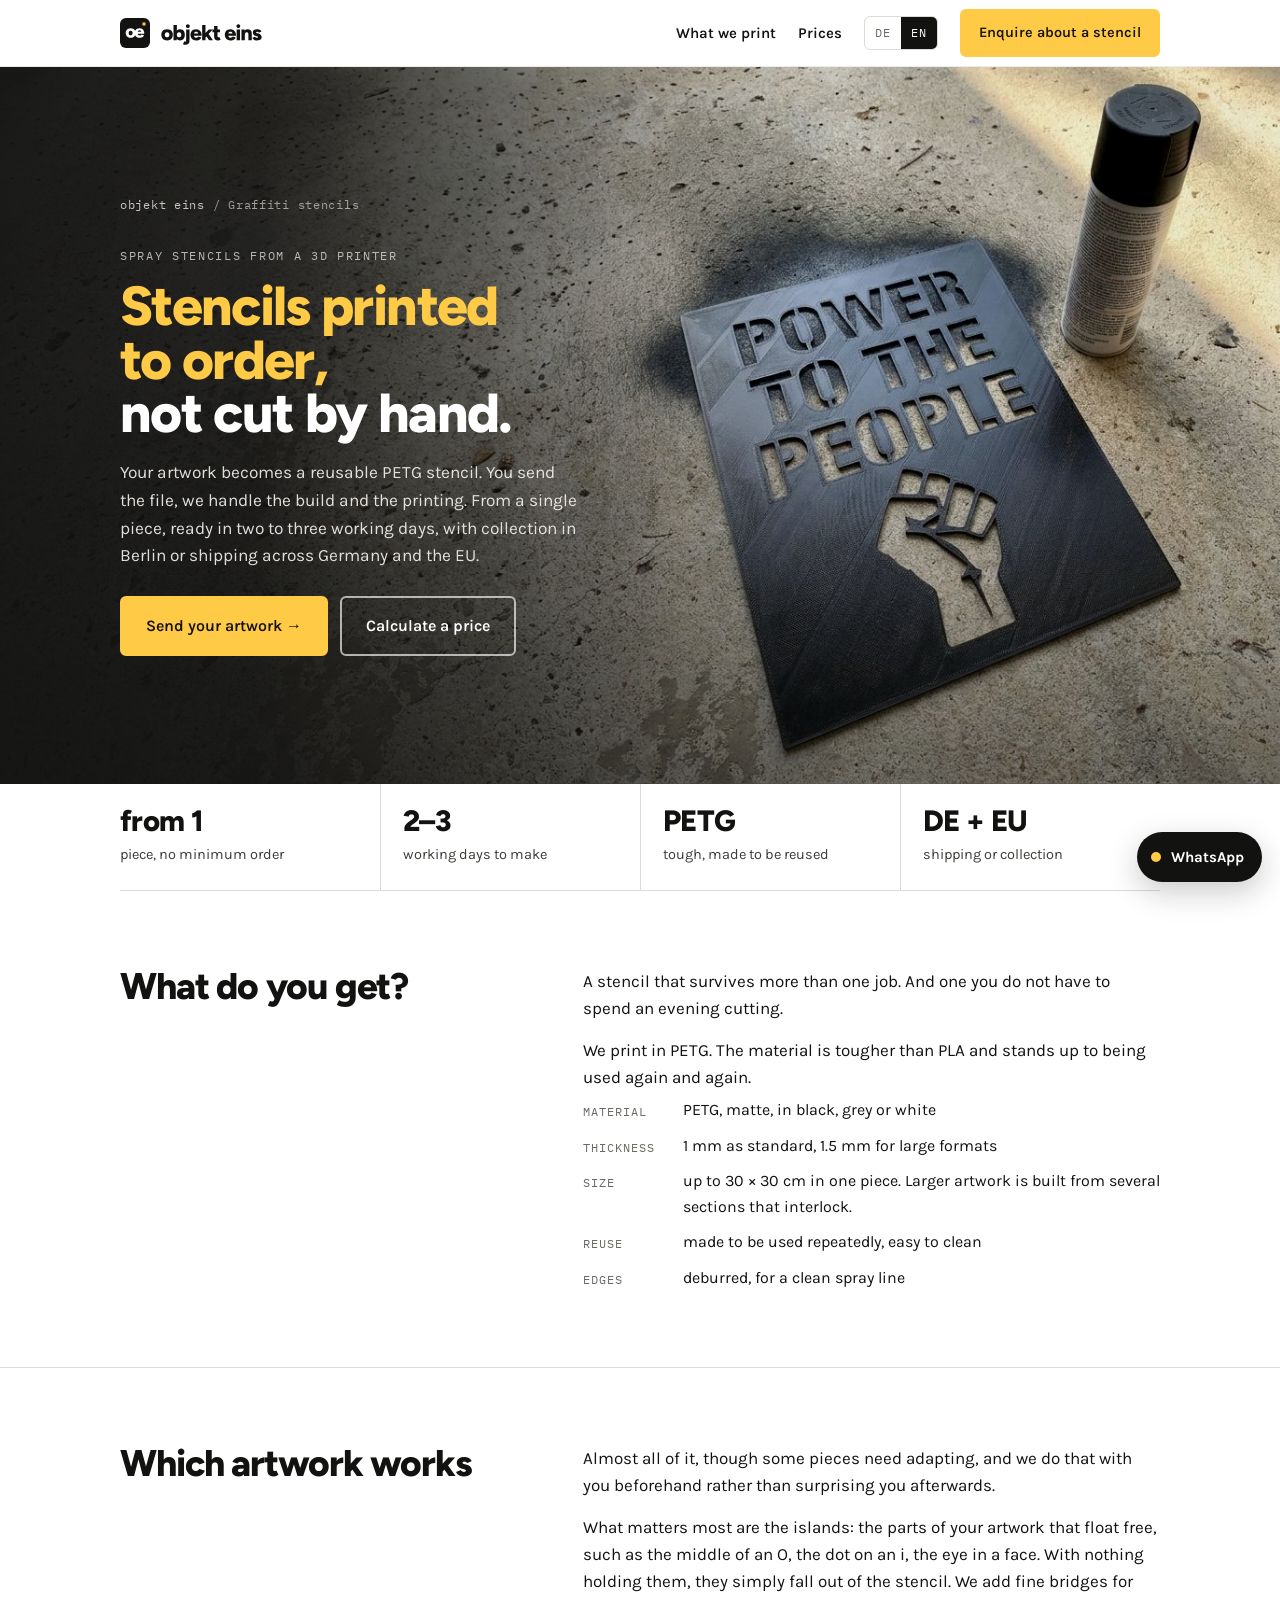
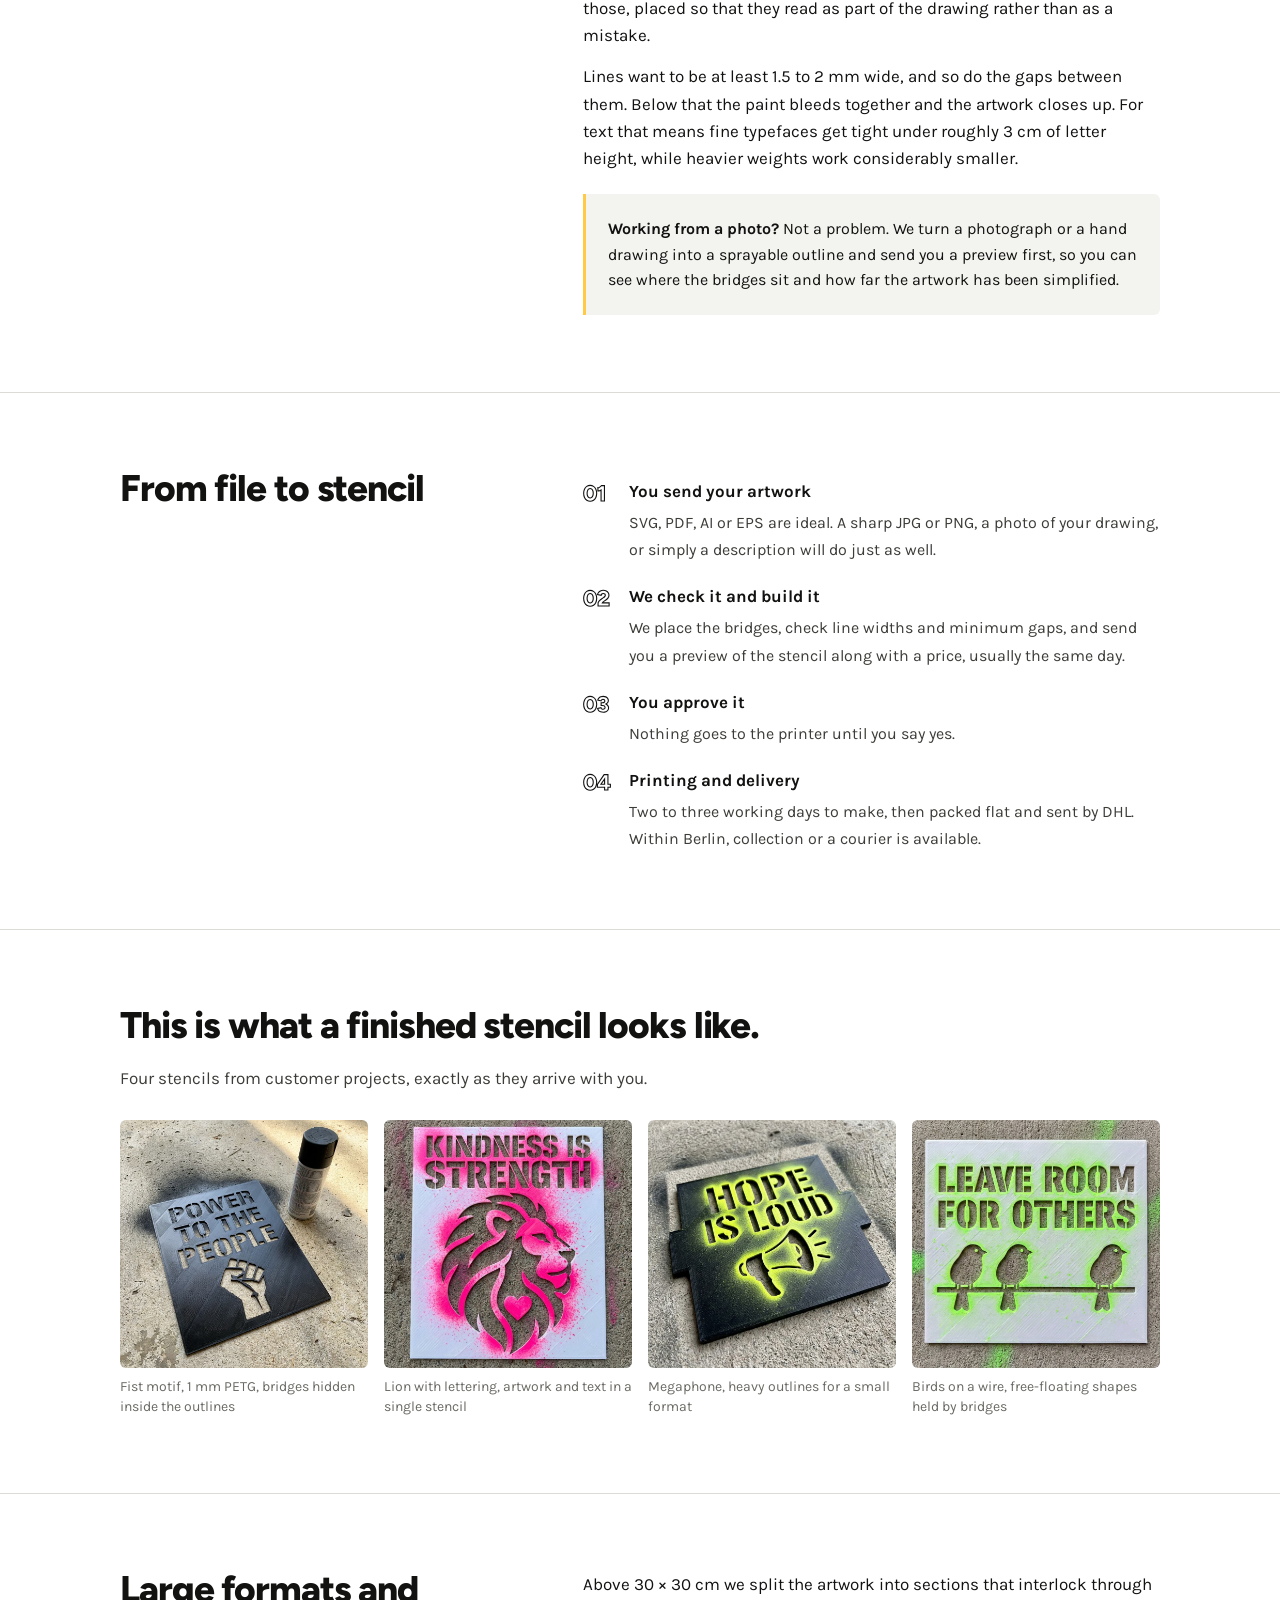
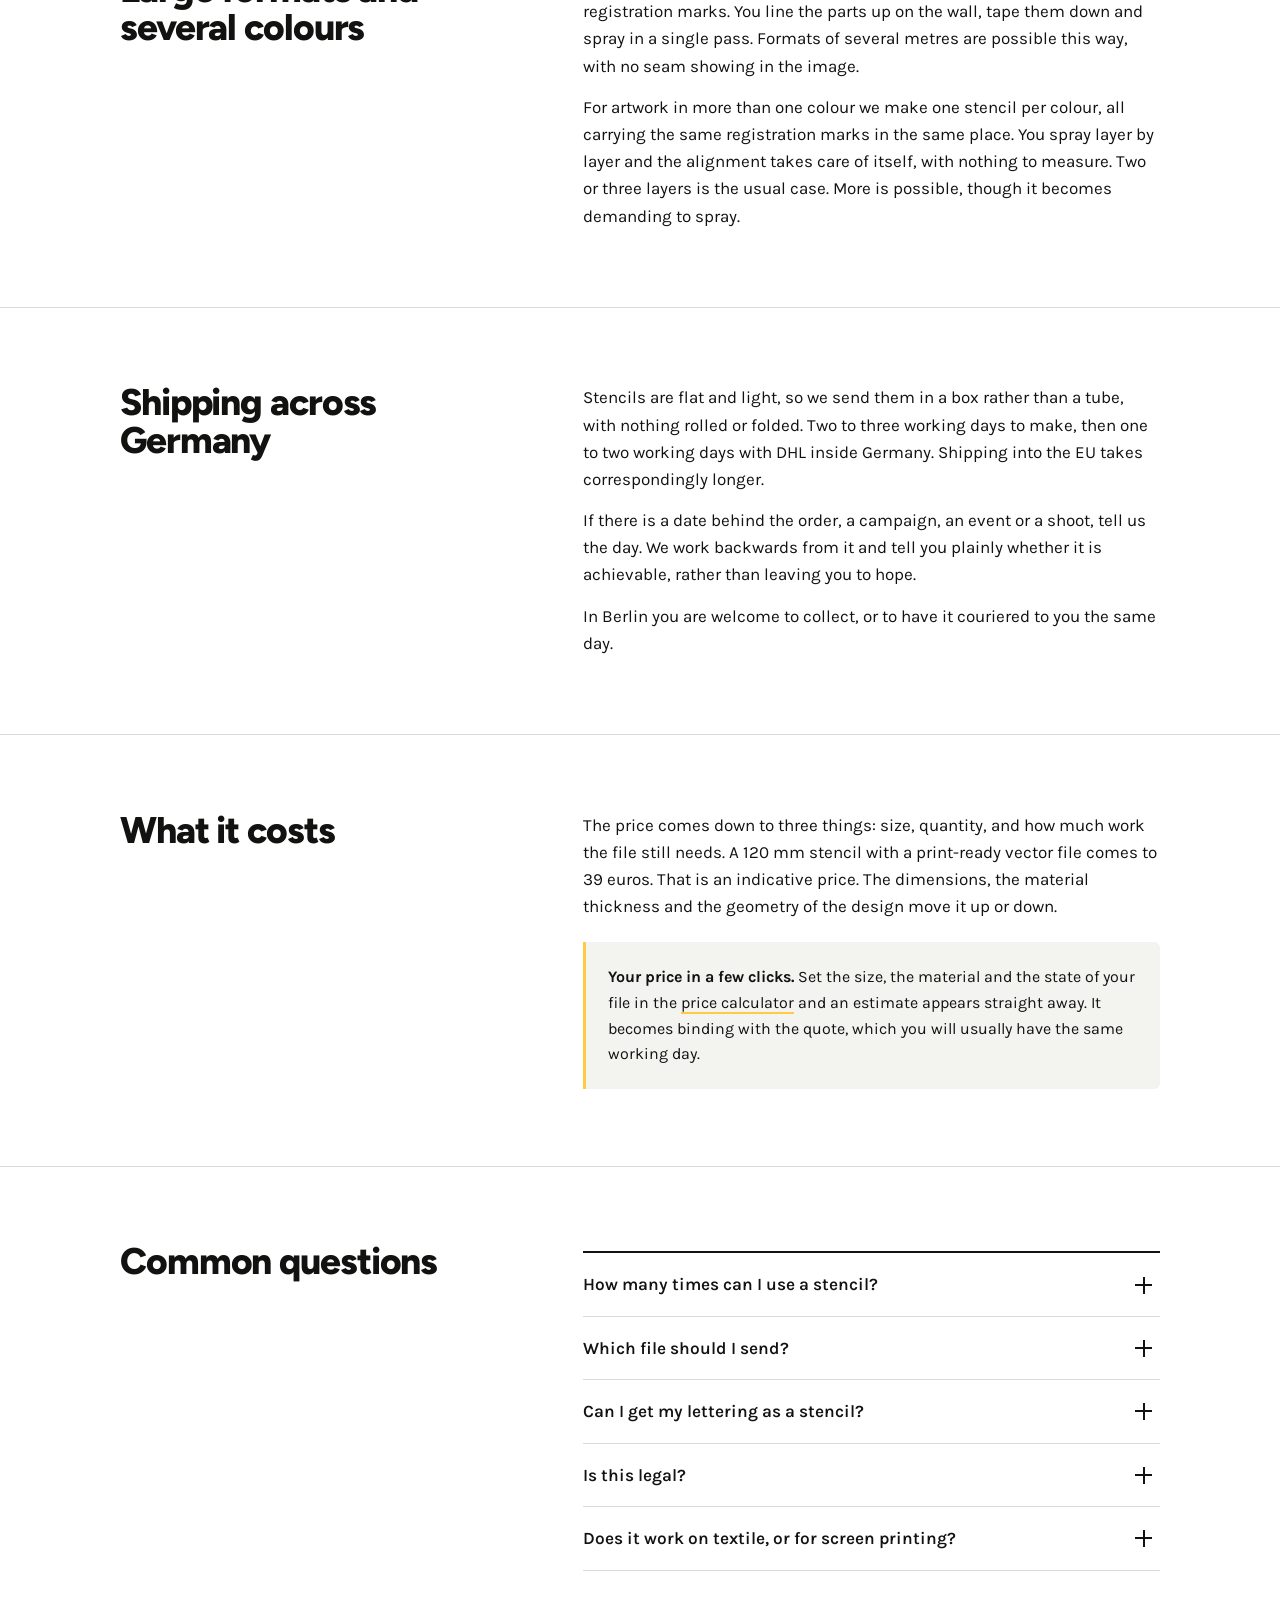
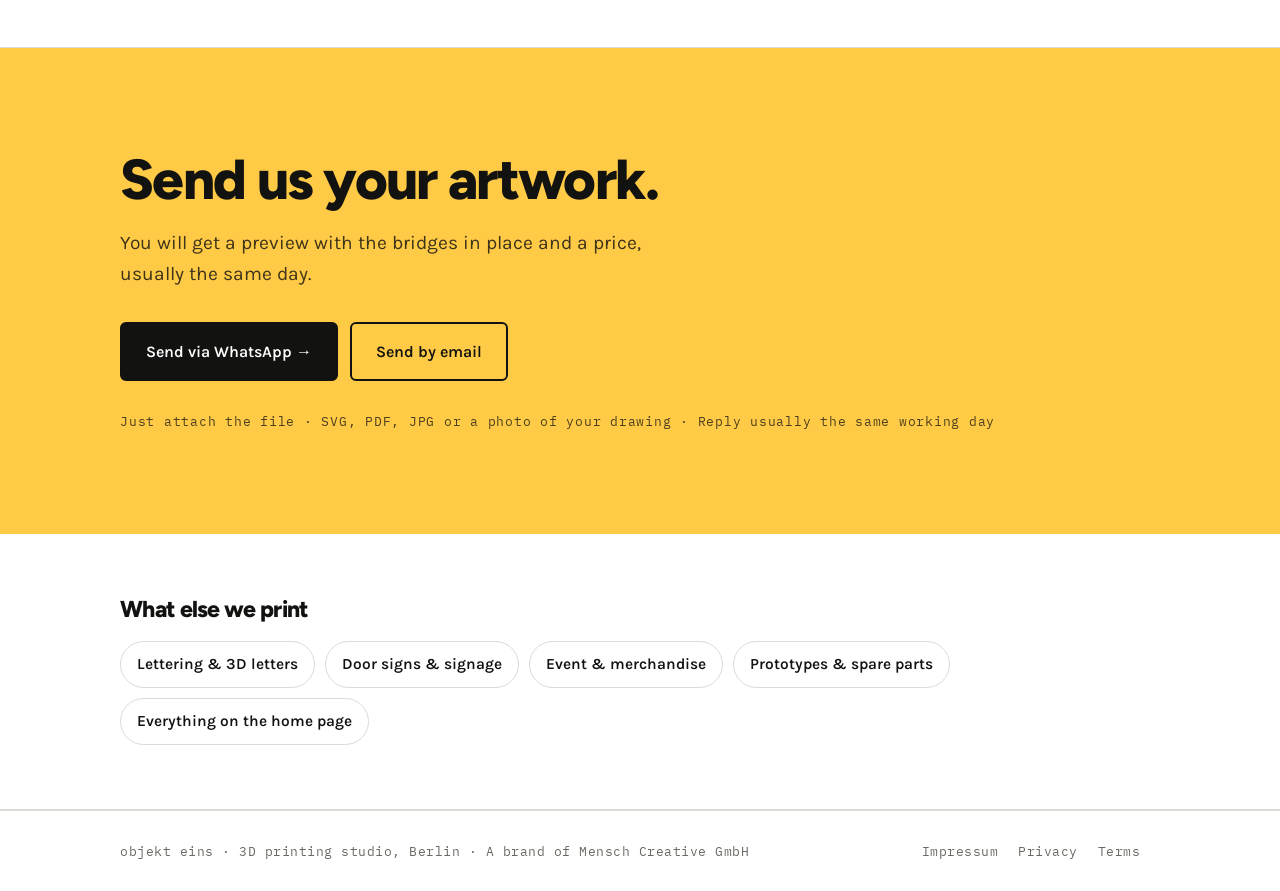
<file: graffiti-stencils.html>
<!doctype html>
<html lang="en">
<head>
<meta charset="utf-8">
<meta name="viewport" content="width=device-width,initial-scale=1,viewport-fit=cover">
<title>Custom Graffiti Stencils, Made to Order | objekt eins</title>
<meta name="description" content="Reusable spray stencils made from your own artwork, printed in PETG. From a single piece, ready in two to three working days. Collection in Berlin or shipping across Germany and the EU.">
<link rel="canonical" href="https://objekteins.org/graffiti-stencils.html">
<link rel="alternate" hreflang="de" href="https://objekteins.org/graffiti-schablonen.html">
<link rel="alternate" hreflang="en" href="https://objekteins.org/graffiti-stencils.html">
<link rel="alternate" hreflang="x-default" href="https://objekteins.org/graffiti-schablonen.html">
<meta property="og:type" content="website">
<meta property="og:title" content="Custom Graffiti Stencils, Made to Order | objekt eins">
<meta property="og:description" content="Reusable spray stencils made from your own artwork, printed in PETG. From a single piece, ready in two to three working days. Collection in Berlin or shipping across Germany and the EU.">
<meta property="og:url" content="https://objekteins.org/graffiti-stencils.html">
<meta property="og:image" content="https://objekteins.org/img/hero-schablonen.jpg">
<link rel="icon" type="image/svg+xml" href="[data-uri]">
<link rel="stylesheet" href="fonts/fonts.css">
<style>

:root{
  --paper:#FFFFFF;
  --panel:#F3F3F0;
  --ink:#121211;
  --ink-2:#3C3C38;
  --mute:#6A6963;
  --line:#DCDBD5;
  --hair:#ECEBE6;
  --accent:#FFCA45;
  --accent-deep:#F0B92A;
  --accent-ink:#121211;
  --blend:#FFFFFF;

  --disp:"Figtree","Helvetica Neue",Arial,sans-serif;
  --body:"Karla","Helvetica Neue",Arial,sans-serif;
  --r:6px;
  --mono:"IBM Plex Mono",ui-monospace,"SFMono-Regular",Consolas,monospace;

  --spine:1280px;
  --gut:clamp(20px,3.5vw,48px);
  --step:clamp(80px,10vw,150px);
}
@media (prefers-color-scheme: dark){
  :root:not([data-theme="light"]){
    --paper:#131312;
    --panel:#1C1C1A;
    --ink:#F1F0EC;
    --ink-2:#CFCEC7;
    --mute:#96958E;
    --line:#333330;
    --hair:#272725;
    --accent:#FFCA45;
    --accent-deep:#F0B92A;
    --accent-ink:#121211;
    --blend:#FFFFFF;
  }
}
:root[data-theme="dark"]{
  --paper:#131312;
  --panel:#1C1C1A;
  --ink:#F1F0EC;
  --ink-2:#CFCEC7;
  --mute:#96958E;
  --line:#333330;
  --hair:#272725;
  --accent:#FFCA45;
  --accent-deep:#F0B92A;
  --accent-ink:#121211;
  --blend:#FFFFFF;
}



*{margin:0;padding:0;box-sizing:border-box}
html{scroll-behavior:smooth}
body{background:var(--paper);color:var(--ink);font-family:var(--body);font-size:17px;line-height:1.6;-webkit-font-smoothing:antialiased;overflow-x:hidden}
img,svg{display:block;max-width:100%}
a{color:inherit}
:focus-visible{outline:2px solid var(--ink);outline-offset:3px}
.spine{max-width:1120px;margin:0 auto;padding:0 clamp(20px,4vw,40px)}
h1,h2,h3{font-family:var(--disp);font-weight:800;letter-spacing:-0.03em;line-height:1.02;text-wrap:balance}
h1{font-size:clamp(40px,5.6vw,80px);line-height:.98}
h2{font-size:clamp(26px,2.9vw,40px)}
h3{font-size:clamp(18px,1.5vw,21px);font-weight:700;letter-spacing:-0.005em;line-height:1.2}
p{max-width:64ch}
.label{font-family:var(--mono);font-size:12px;letter-spacing:.14em;text-transform:uppercase;color:var(--mute)}
.btn{display:inline-flex;align-items:center;gap:10px;font-family:var(--body);font-size:16px;font-weight:600;border-radius:var(--r);text-decoration:none;white-space:nowrap;padding:15px 24px;background:var(--accent);color:#121211;border:2px solid var(--accent);transition:background .18s ease,color .18s ease,border-color .18s ease}
.btn:hover{background:var(--ink);border-color:var(--ink);color:var(--paper)}
.btn.quiet{background:transparent;color:var(--ink);border-color:var(--ink)}
.btn.quiet:hover{background:var(--ink);color:var(--paper)}

.top{position:sticky;top:0;z-index:60;background:color-mix(in srgb,var(--paper) 92%,transparent);backdrop-filter:blur(10px);border-bottom:1px solid var(--hair)}
.topbar{display:flex;align-items:center;gap:20px;height:66px}
.mark{display:block;height:30px;color:var(--ink);flex:none}
.mark svg{height:30px;width:auto}
.topnav{margin-left:auto;display:flex;align-items:center;gap:22px}
.topnav a.link{font-size:15px;font-weight:600;text-decoration:none}
.topnav a.link:hover{text-decoration:underline;text-decoration-color:var(--accent);text-decoration-thickness:3px;text-underline-offset:6px}
.topnav .btn{padding:10px 17px;font-size:14.5px}
@media(max-width:700px){.topnav a.link{display:none}.mark,.mark svg{height:26px}}

.crumb{padding-top:22px;font-family:var(--mono);font-size:12px;letter-spacing:.06em;color:var(--mute)}
.crumb a{text-decoration:none}
.crumb a:hover{color:var(--ink)}

.head{padding:clamp(28px,4vw,48px) 0 clamp(36px,5vw,64px);border-bottom:2px solid var(--ink)}
.head .label{margin-bottom:16px}
.head h1{margin-bottom:22px;max-width:22ch}
.head h1 em{font-style:normal;background-image:linear-gradient(var(--accent),var(--accent));background-repeat:no-repeat;background-size:100% .32em;background-position:0 80%}
.head .lead{font-size:clamp(18px,1.55vw,21px);color:var(--ink-2);max-width:56ch;line-height:1.45}
.head .actions{display:flex;gap:12px;flex-wrap:wrap;margin-top:30px}

.facts{display:grid;grid-template-columns:repeat(4,1fr);border-bottom:1px solid var(--line)}
.facts div{padding:22px 22px 24px 0}
.facts div+div{border-left:1px solid var(--line);padding-left:22px}
.facts b{display:block;font-family:var(--disp);font-weight:800;font-size:clamp(22px,2.3vw,32px);letter-spacing:-0.02em;line-height:1;margin-bottom:8px}
.facts span{display:block;font-size:14.5px;color:var(--ink-2)}
@media(max-width:760px){.facts{grid-template-columns:1fr 1fr}.facts div:nth-child(3){border-left:0;padding-left:0}.facts div:nth-child(n+3){border-top:1px solid var(--line)}}

section.blk{padding:clamp(44px,6vw,78px) 0;border-bottom:1px solid var(--line)}
section.blk h2{margin-bottom:20px}
section.blk p+p{margin-top:14px}
section.blk .two{display:grid;grid-template-columns:minmax(0,5fr) minmax(0,7fr);gap:clamp(24px,4vw,56px);align-items:start}
@media(max-width:820px){section.blk .two{grid-template-columns:1fr;gap:18px}}
.spec{display:grid;grid-template-columns:auto 1fr;gap:10px 28px;font-size:16px;margin-top:6px}
.spec dt{font-family:var(--mono);font-size:12px;letter-spacing:.08em;text-transform:uppercase;color:var(--mute);padding-top:5px}
.spec dd{color:var(--ink)}
@media(max-width:560px){.spec{grid-template-columns:1fr;gap:2px}.spec dt{margin-top:14px}.spec dt:first-child{margin-top:0}}
.note{background:var(--panel);border-left:3px solid var(--accent);padding:clamp(16px,2.2vw,22px);margin-top:22px;border-radius:0 var(--r) var(--r) 0}
.note p{font-size:16px;max-width:62ch}
.steps{counter-reset:s;margin-top:8px}
.steps li{list-style:none;position:relative;padding-left:46px;margin-bottom:20px;max-width:62ch}
.steps li:last-child{margin-bottom:0}
.steps li::before{counter-increment:s;content:"0" counter(s);position:absolute;left:0;top:-2px;font-family:var(--disp);font-weight:800;font-size:22px;letter-spacing:-0.02em;color:transparent;-webkit-text-stroke:1.1px var(--ink)}
.steps b{display:block;font-family:var(--body);font-weight:700;font-size:17px;margin-bottom:4px}
.steps span{color:var(--ink-2);font-size:16px}

.shots{display:grid;grid-template-columns:repeat(4,1fr);gap:16px}
.shots figure{margin:0;min-width:0}
.shots img{width:100%;aspect-ratio:1/1;object-fit:cover;border-radius:var(--r);background:var(--panel)}
.shots figcaption{font-size:14px;color:var(--mute);margin-top:9px;line-height:1.4}
@media(max-width:820px){.shots{grid-template-columns:1fr 1fr}}

.faq{border-top:2px solid var(--ink);margin-top:8px}
.faq details{border-bottom:1px solid var(--line)}
.faq summary{list-style:none;cursor:pointer;padding:20px 46px 20px 0;position:relative;font-weight:600;font-size:clamp(17px,1.35vw,19px);line-height:1.3}
.faq summary::-webkit-details-marker{display:none}
.faq summary::before,.faq summary::after{content:"";position:absolute;right:8px;top:50%;background:var(--ink);transition:transform .2s ease}
.faq summary::before{width:17px;height:2px;translate:0 -1px}
.faq summary::after{width:2px;height:17px;right:15px;translate:0 -8px}
.faq details[open] summary::after{transform:rotate(90deg)}
.faq .a{padding:0 0 24px;color:var(--ink-2);font-size:16px}
.faq .a p+p{margin-top:11px}

.cta{background:var(--accent);color:#121211;padding:clamp(56px,8vw,110px) 0}
.cta h2{color:#121211;font-size:clamp(30px,4.4vw,60px);margin-bottom:20px;max-width:18ch}
.cta p{color:rgba(18,18,17,.82);font-size:clamp(17px,1.5vw,20px);max-width:48ch;margin-bottom:32px}
.cta .row{display:flex;gap:12px;flex-wrap:wrap}
.cta .btn{background:#121211;color:#fff;border-color:#121211}
.cta .btn:hover{background:#fff;color:#121211;border-color:#121211}
.cta .btn.quiet{background:transparent;color:#121211;border-color:#121211}
.cta .btn.quiet:hover{background:#121211;color:#fff}
.cta .fine{margin-top:30px;font-family:var(--mono);font-size:12.5px;letter-spacing:.06em;color:rgba(18,18,17,.75)}

.more{padding:clamp(40px,5vw,64px) 0;border-bottom:1px solid var(--line)}
.more h2{font-size:clamp(20px,1.8vw,24px);margin-bottom:20px}
.more ul{display:flex;flex-wrap:wrap;gap:10px;list-style:none}
.more a{display:inline-block;font-size:15.5px;font-weight:600;text-decoration:none;border:1.5px solid var(--line);border-radius:999px;padding:10px 16px}
.more a:hover{border-color:var(--ink);background:var(--ink);color:var(--paper)}

footer{padding:30px 0;border-top:1px solid var(--line)}
.foot{display:flex;justify-content:space-between;gap:16px;flex-wrap:wrap;font-family:var(--mono);font-size:12.5px;letter-spacing:.04em;color:var(--mute)}
.foot a{text-decoration:none;margin-right:20px}
.foot a:hover{color:var(--ink)}
.wa-float{position:fixed;right:max(18px,env(safe-area-inset-right));bottom:max(18px,env(safe-area-inset-bottom));z-index:70;display:inline-flex;align-items:center;gap:10px;font-weight:700;font-size:15px;text-decoration:none;background:var(--ink);color:var(--paper);padding:13px 18px 13px 14px;border-radius:999px;box-shadow:0 10px 30px rgba(18,18,17,.22)}
.wa-float:hover{background:var(--accent);color:#121211}
.wa-float i{width:10px;height:10px;border-radius:50%;background:var(--accent);flex:none}
.wa-float:hover i{background:#121211}
@media print{.wa-float{display:none}}


.langsw{display:flex;font-family:var(--mono);font-size:12px;letter-spacing:.08em;border:1px solid var(--line);border-radius:var(--r);overflow:hidden;flex:none}
.langsw a{text-decoration:none;color:var(--mute);padding:6px 10px}
.langsw a[aria-current="true"]{background:var(--ink);color:var(--paper)}
@media(max-width:620px){
  .topnav > .btn{display:none}
  .topbar{gap:12px}
  .langsw a{padding:6px 9px}
}

/* ---------- photo hero ---------- */
.hero{position:relative;min-height:clamp(520px,56vw,760px);display:flex;align-items:center;background:#161615;color:#F1F0EC;isolation:isolate;overflow:hidden}
.hero .panel{position:absolute;inset:0;z-index:0;overflow:hidden;background:#161615}
.hero .panel img{width:100%;height:100%;object-fit:cover;object-position:50% 55%;filter:brightness(.92) contrast(1.05)}
.hero .panel::after{content:"";position:absolute;inset:0;background:
  linear-gradient(90deg,rgba(18,18,17,.95) 0%,rgba(18,18,17,.9) 20%,rgba(18,18,17,.6) 38%,rgba(18,18,17,.2) 54%,rgba(18,18,17,0) 66%),
  linear-gradient(0deg,rgba(18,18,17,.5) 0%,rgba(18,18,17,0) 58%)}
.hero > .spine{position:relative;z-index:2;width:100%;padding-block:clamp(38px,5.5vw,64px)}
.hero .crumb{padding-top:0;margin-bottom:clamp(20px,3vw,32px);color:rgba(241,240,236,.6)}
.hero .crumb a{color:rgba(241,240,236,.8)}
.hero .crumb a:hover{color:#fff}
.hero .copy{max-width:min(46ch,46%)}
.hero .label{color:rgba(241,240,236,.72)}
.hero h1{color:var(--accent);margin:0 0 18px;font-size:clamp(34px,4.3vw,62px)}
.hero h1 em{font-style:normal;color:#FFFFFF;background:none}
.hero .label + h1{margin-top:14px}
.hero .lead{color:rgba(241,240,236,.92);font-size:clamp(16.5px,1.35vw,19px);max-width:48ch}
.hero .actions{display:flex;gap:12px;flex-wrap:wrap;margin-top:26px}
.hero .btn.quiet{color:#FFFFFF;border-color:rgba(255,255,255,.65)}
.hero .btn.quiet:hover{background:#FFFFFF;color:#121211;border-color:#FFFFFF}
@media(max-width:820px){
  .hero{min-height:clamp(540px,86vw,660px)}
  .hero .copy{max-width:100%}
  .hero .panel img{object-position:62% 58%;filter:brightness(.95) contrast(1.06)}
  .hero .panel::after{background:
    linear-gradient(90deg,rgba(18,18,17,.93) 0%,rgba(18,18,17,.85) 42%,rgba(18,18,17,.55) 100%),
    linear-gradient(0deg,rgba(18,18,17,.6) 0%,rgba(18,18,17,.08) 74%)}
}


</style>
</head>
<body>

<header class="top">
  <div class="spine topbar">
    <a class="mark" href="index.html" aria-label="objekt eins, Startseite"><svg xmlns="http://www.w3.org/2000/svg" viewBox="0 0 4738 1000" aria-hidden="true"><rect width="1000" height="1000" rx="200" fill="currentColor"/><path d="M355.65 662.44Q306.68 662.44 269.48 641.67Q232.28 620.9 210.89 584.31Q189.5 547.74 189.5 500.0Q189.5 452.26 210.26 415.68Q231.04 379.1 268.55 358.33Q306.06 337.56 353.8 337.56Q402.78 337.56 440.28 358.33Q477.8 379.1 498.56 415.68Q519.33 452.26 519.33 500.0Q519.33 547.74 498.56 584.31Q477.8 620.9 440.6 641.67Q403.4 662.44 355.65 662.44ZM355.65 573.16Q374.26 573.16 388.83 563.85Q403.4 554.56 411.77 538.13Q420.14 521.7 420.14 500.0Q420.14 478.3 411.77 461.87Q403.4 445.44 388.52 436.14Q373.64 426.84 354.41 426.84Q335.2 426.84 320.32 436.14Q305.44 445.44 297.07 461.87Q288.7 478.3 288.7 500.0Q288.7 521.7 297.07 538.13Q305.44 554.56 320.63 563.85Q335.82 573.16 355.65 573.16Z M653.26 662.44Q604.9 662.44 567.7 641.67Q530.5 620.9 509.41 584.31Q488.34 547.74 488.34 500.0Q488.34 451.64 509.73 415.06Q531.12 378.48 568.31 358.02Q605.52 337.56 654.5 337.56Q698.52 337.56 733.86 358.64Q769.2 379.72 789.97 421.26Q810.74 462.8 810.74 524.8H588.78Q591.88 551.46 610.79 567.27Q629.69 583.08 655.74 583.08Q678.68 583.08 694.49 572.85Q710.3 562.62 716.5 547.12L802.06 576.26Q789.66 605.4 767.03 624.62Q744.4 643.84 715.26 653.14Q686.12 662.44 653.26 662.44ZM591.26 460.32H709.68Q707.19 441.72 697.89 430.87Q688.59 420.02 676.19 415.37Q663.8 410.72 651.4 410.72Q639.62 410.72 626.59 415.37Q613.57 420.02 603.97 430.87Q594.36 441.72 591.26 460.32Z" fill="var(--paper)"/><rect x="750" y="150" width="100" height="100" fill="var(--accent)"/><path d="M1570.96 748.64Q1514.08 748.64 1470.88 724.52Q1427.68 700.4 1402.84 657.92Q1378.0 615.44 1378.0 560.0Q1378.0 504.56 1402.12 462.08Q1426.24 419.6 1469.8 395.48Q1513.36 371.36 1568.8 371.36Q1625.68 371.36 1669.24 395.48Q1712.8 419.6 1736.92 462.08Q1761.04 504.56 1761.04 560.0Q1761.04 615.44 1736.92 657.92Q1712.8 700.4 1669.6 724.52Q1626.4 748.64 1570.96 748.64ZM1570.96 644.96Q1592.56 644.96 1609.48 634.16Q1626.4 623.36 1636.12 604.28Q1645.84 585.2 1645.84 560.0Q1645.84 534.8 1636.12 515.72Q1626.4 496.64 1609.12 485.84Q1591.84 475.04 1569.52 475.04Q1547.2 475.04 1529.92 485.84Q1512.63 496.64 1502.92 515.72Q1493.2 534.8 1493.2 560.0Q1493.2 585.2 1502.92 604.28Q1512.63 623.36 1530.28 634.16Q1547.92 644.96 1570.96 644.96Z M1997.91 748.64Q1963.36 748.64 1937.44 734.59Q1911.52 720.56 1894.23 693.92L1889.91 740.0H1783.36V236.0H1895.67V423.2Q1912.95 398.0 1938.52 384.68Q1964.08 371.36 1997.91 371.36Q2048.31 371.36 2085.04 394.04Q2121.75 416.72 2141.2 458.84Q2160.64 500.96 2160.64 560.0Q2160.64 618.32 2141.2 660.8Q2121.75 703.28 2085.04 725.96Q2048.31 748.64 1997.91 748.64ZM1969.12 644.96Q1990.71 644.96 2007.27 634.16Q2023.84 623.36 2033.92 604.28Q2044.0 585.2 2044.0 560.0Q2044.0 534.8 2034.63 515.72Q2025.27 496.64 2008.35 485.84Q1991.43 475.04 1969.84 475.04Q1948.23 475.04 1931.31 485.84Q1914.39 496.64 1905.04 516.07Q1895.67 535.52 1895.67 560.0Q1895.67 585.2 1905.04 604.28Q1914.39 623.36 1930.96 634.16Q1947.52 644.96 1969.12 644.96Z M2261.43 336.8Q2235.52 336.8 2216.08 317.36Q2196.64 297.92 2196.64 272.0Q2196.64 245.36 2216.08 225.92Q2235.52 206.48 2261.43 206.48Q2288.08 206.48 2307.51 225.92Q2326.95 245.36 2326.95 272.0Q2326.95 297.92 2307.51 317.36Q2288.08 336.8 2261.43 336.8ZM2181.52 894.8Q2134.72 894.8 2098.72 871.04L2144.79 778.16Q2153.43 783.2 2162.08 786.8Q2170.72 790.4 2177.91 790.4Q2205.27 790.4 2205.27 752.96V380.0H2317.6V760.88Q2317.6 824.24 2282.31 859.52Q2247.04 894.8 2181.52 894.8Z M2540.08 748.64Q2483.92 748.64 2440.72 724.52Q2397.52 700.4 2373.04 657.92Q2348.56 615.44 2348.56 560.0Q2348.56 503.84 2373.39 461.36Q2398.24 418.88 2441.43 395.12Q2484.64 371.36 2541.52 371.36Q2592.64 371.36 2633.68 395.84Q2674.72 420.32 2698.84 468.55Q2722.96 516.8 2722.96 588.8H2465.2Q2468.8 619.76 2490.76 638.12Q2512.72 656.48 2542.96 656.48Q2569.6 656.48 2587.96 644.6Q2606.31 632.72 2613.52 614.72L2712.88 648.56Q2698.48 682.4 2672.2 704.72Q2645.92 727.04 2612.08 737.83Q2578.24 748.64 2540.08 748.64ZM2468.08 513.92H2605.6Q2602.72 492.32 2591.92 479.72Q2581.12 467.12 2566.72 461.72Q2552.31 456.32 2537.92 456.32Q2524.24 456.32 2509.12 461.72Q2494.0 467.12 2482.84 479.72Q2471.68 492.32 2468.08 513.92Z M2738.07 740.0V236.0H2850.39V500.96L2959.12 380.0H3090.87L2954.79 535.52L3100.24 740.0H2969.91L2883.51 616.88L2850.39 653.6V740.0Z M3265.12 748.64Q3201.04 748.64 3169.72 718.04Q3138.4 687.44 3138.4 630.56V474.32H3082.24V380.0H3138.4V267.68H3250.72V380.0H3332.79V474.32H3250.72V602.48Q3250.72 624.08 3258.64 634.16Q3266.56 644.24 3283.12 644.24Q3289.6 644.24 3298.24 641.0Q3306.88 637.76 3314.08 632.72L3352.96 714.8Q3335.68 729.2 3311.56 738.92Q3287.44 748.64 3265.12 748.64Z M3684.88 748.64Q3628.72 748.64 3585.52 724.52Q3542.32 700.4 3517.84 657.92Q3493.36 615.44 3493.36 560.0Q3493.36 503.84 3518.2 461.36Q3543.04 418.88 3586.24 395.12Q3629.44 371.36 3686.32 371.36Q3737.44 371.36 3778.48 395.84Q3819.52 420.32 3843.64 468.55Q3867.76 516.8 3867.76 588.8H3610.0Q3613.60 619.76 3635.56 638.12Q3657.52 656.48 3687.76 656.48Q3714.4 656.48 3732.76 644.6Q3751.12 632.72 3758.32 614.72L3857.68 648.56Q3843.28 682.4 3817.0 704.72Q3790.72 727.04 3756.88 737.83Q3723.04 748.64 3684.88 748.64ZM3612.88 513.92H3750.4Q3747.52 492.32 3736.72 479.72Q3725.92 467.12 3711.52 461.72Q3697.12 456.32 3682.72 456.32Q3669.04 456.32 3653.92 461.72Q3638.8 467.12 3627.64 479.72Q3616.48 492.32 3612.88 513.92Z M3889.35 740.0V380.0H4001.68V740.0ZM3945.52 333.92Q3920.31 333.92 3901.24 314.84Q3882.16 295.76 3882.16 270.56Q3882.16 243.92 3901.24 225.56Q3920.31 207.20 3945.52 207.20Q3971.44 207.20 3990.16 225.56Q4008.87 243.92 4008.87 270.56Q4008.87 295.76 3990.16 314.84Q3971.44 333.92 3945.52 333.92Z M4049.2 740.0V380.0H4155.04L4159.36 426.08Q4177.36 400.16 4203.28 385.76Q4229.2 371.36 4261.6 371.36Q4304.8 371.36 4334.32 389.0Q4363.84 406.64 4378.6 442.64Q4393.36 478.64 4393.36 534.8V740.0H4281.04V555.68Q4281.04 526.88 4274.55 509.96Q4268.08 493.04 4256.2 485.12Q4244.32 477.2 4227.04 476.48Q4194.64 475.76 4178.08 494.12Q4161.52 512.48 4161.52 549.92V740.0Z M4564.71 748.64Q4529.44 748.64 4498.84 738.2Q4468.24 727.76 4445.92 708.68Q4423.59 689.6 4412.79 662.24L4504.95 623.36Q4514.32 642.08 4530.87 651.08Q4547.44 660.08 4564.71 660.08Q4582.71 660.08 4592.79 653.96Q4602.87 647.84 4602.87 637.04Q4602.87 625.52 4592.43 619.04Q4581.99 612.56 4562.55 607.52L4531.59 599.6Q4481.2 586.64 4454.2 556.76Q4427.2 526.88 4427.2 487.28Q4427.2 431.84 4465.36 401.6Q4503.51 371.36 4571.2 371.36Q4609.36 371.36 4638.51 381.44Q4667.67 391.52 4687.48 409.88Q4707.28 428.24 4715.91 452.72L4626.63 489.44Q4621.59 475.04 4606.11 467.48Q4590.63 459.92 4571.91 459.92Q4556.07 459.92 4547.43 466.76Q4538.79 473.6 4538.79 485.12Q4538.79 493.76 4549.24 499.88Q4559.67 506.0 4579.83 511.04L4617.99 520.4Q4651.83 529.04 4674.87 546.68Q4697.91 564.31 4709.43 587.72Q4720.95 611.12 4720.95 637.76Q4720.95 671.6 4701.16 696.44Q4681.36 721.28 4646.08 734.96Q4610.79 748.64 4564.71 748.64Z" fill="currentColor"/></svg></a>
    <nav class="topnav">
      <a class="link" href="index.html#kategorien">What we print</a>
      <a class="link" href="index.html#preise">Prices</a>
      <div class="langsw"><a href="graffiti-schablonen.html">DE</a><a href="graffiti-stencils.html" aria-current="true">EN</a></div>
      <a class="btn" href="#enquiry">Enquire about a stencil</a>
    </nav>
  </div>
</header>

<main>
<section class="hero">
  
  <div class="spine">
    <nav class="crumb" aria-label="Breadcrumb"><a href="index.html">objekt eins</a> / Graffiti stencils</nav>
    <div class="copy">
      <div class="label">Spray stencils from a 3D printer</div>
      <h1>Stencils printed to order,<br><em>not cut by hand.</em></h1>
      <p class="lead">Your artwork becomes a reusable PETG stencil. You send the file, we handle the build and the printing. From a single piece, ready in two to three working days, with collection in Berlin or shipping across Germany and the EU.</p>
      <div class="actions">
        <a class="btn" href="#enquiry">Send your artwork &rarr;</a>
        <a class="btn quiet" href="index.html#preise">Calculate a price</a>
      </div>
    </div>
  </div>
  <div class="panel"><img src="img/hero-schablonen.jpg" alt="Black 3D-printed spray stencil reading POWER TO THE PEOPLE with a raised fist, next to a spray can on concrete"></div>
</section>

<div class="spine">
  <div class="facts">
    <div><b>from 1</b><span>piece, no minimum order</span></div>
    <div><b>2&ndash;3</b><span>working days to make</span></div>
    <div><b>PETG</b><span>tough, made to be reused</span></div>
    <div><b>DE + EU</b><span>shipping or collection</span></div>
  </div>
</div>

<section class="blk">
  <div class="spine two">
    <h2>What do you get?</h2>
    <div>
      <p>A stencil that survives more than one job. And one you do not have to spend an evening cutting.</p>
      <p>We print in PETG. The material is tougher than PLA and stands up to being used again and again.</p>
      <dl class="spec">
        <dt>Material</dt><dd>PETG, matte, in black, grey or white</dd>
        <dt>Thickness</dt><dd>1 mm as standard, 1.5 mm for large formats</dd>
        <dt>Size</dt><dd>up to 30 × 30 cm in one piece. Larger artwork is built from several sections that interlock.</dd>
        <dt>Reuse</dt><dd>made to be used repeatedly, easy to clean</dd>
        <dt>Edges</dt><dd>deburred, for a clean spray line</dd>
      </dl>
    </div>
  </div>
</section>

<section class="blk">
  <div class="spine two">
    <h2>Which artwork works</h2>
    <div>
      <p>Almost all of it, though some pieces need adapting, and we do that with you beforehand rather than surprising you afterwards.</p>
      <p>What matters most are the islands: the parts of your artwork that float free, such as the middle of an O, the dot on an i, the eye in a face. With nothing holding them, they simply fall out of the stencil. We add fine bridges for those, placed so that they read as part of the drawing rather than as a mistake.</p>
      <p>Lines want to be at least 1.5 to 2 mm wide, and so do the gaps between them. Below that the paint bleeds together and the artwork closes up. For text that means fine typefaces get tight under roughly 3 cm of letter height, while heavier weights work considerably smaller.</p>
      <div class="note">
        <p><strong>Working from a photo?</strong> Not a problem. We turn a photograph or a hand drawing into a sprayable outline and send you a preview first, so you can see where the bridges sit and how far the artwork has been simplified.</p>
      </div>
    </div>
  </div>
</section>

<section class="blk">
  <div class="spine two">
    <h2>From file to stencil</h2>
    <div>
      <ol class="steps">
        <li><b>You send your artwork</b><span>SVG, PDF, AI or EPS are ideal. A sharp JPG or PNG, a photo of your drawing, or simply a description will do just as well.</span></li>
        <li><b>We check it and build it</b><span>We place the bridges, check line widths and minimum gaps, and send you a preview of the stencil along with a price, usually the same day.</span></li>
        <li><b>You approve it</b><span>Nothing goes to the printer until you say yes.</span></li>
        <li><b>Printing and delivery</b><span>Two to three working days to make, then packed flat and sent by DHL. Within Berlin, collection or a courier is available.</span></li>
      </ol>
    </div>
  </div>
</section>

<section class="blk">
  <div class="spine">
    <h2>This is what a finished stencil looks like.</h2>
    <p style="margin-bottom:28px;color:var(--ink-2)">Four stencils from customer projects, exactly as they arrive with you.</p>
    <div class="shots">
      <figure><img src="img/gallery-14.jpg" alt="Black spray stencil with a raised fist motif next to a spray can on concrete" loading="lazy"><figcaption>Fist motif, 1 mm PETG, bridges hidden inside the outlines</figcaption></figure>
      <figure><img src="img/gallery-11.jpg" alt="White spray stencil with a lion motif and lettering, sprayed in pink" loading="lazy"><figcaption>Lion with lettering, artwork and text in a single stencil</figcaption></figure>
      <figure><img src="img/gallery-12.jpg" alt="Black spray stencil with a megaphone motif, sprayed in neon green" loading="lazy"><figcaption>Megaphone, heavy outlines for a small format</figcaption></figure>
      <figure><img src="img/gallery-13.jpg" alt="White spray stencil with birds on a wire, sprayed in light green" loading="lazy"><figcaption>Birds on a wire, free-floating shapes held by bridges</figcaption></figure>
    </div>
  </div>
</section>

<section class="blk">
  <div class="spine two">
    <h2>Large formats and several colours</h2>
    <div>
      <p>Above 30 × 30 cm we split the artwork into sections that interlock through registration marks. You line the parts up on the wall, tape them down and spray in a single pass. Formats of several metres are possible this way, with no seam showing in the image.</p>
      <p>For artwork in more than one colour we make one stencil per colour, all carrying the same registration marks in the same place. You spray layer by layer and the alignment takes care of itself, with nothing to measure. Two or three layers is the usual case. More is possible, though it becomes demanding to spray.</p>
    </div>
  </div>
</section>

<section class="blk">
  <div class="spine two">
    <h2>Shipping across Germany</h2>
    <div>
      <p>Stencils are flat and light, so we send them in a box rather than a tube, with nothing rolled or folded. Two to three working days to make, then one to two working days with DHL inside Germany. Shipping into the EU takes correspondingly longer.</p>
      <p>If there is a date behind the order, a campaign, an event or a shoot, tell us the day. We work backwards from it and tell you plainly whether it is achievable, rather than leaving you to hope.</p>
      <p>In Berlin you are welcome to collect, or to have it couriered to you the same day.</p>
    </div>
  </div>
</section>

<section class="blk">
  <div class="spine two">
    <h2>What it costs</h2>
    <div>
      <p>The price comes down to three things: size, quantity, and how much work the file still needs. A 120 mm stencil with a print-ready vector file comes to 39 euros. That is an indicative price. The dimensions, the material thickness and the geometry of the design move it up or down.</p>
      <div class="note">
        <p><strong>Your price in a few clicks.</strong> Set the size, the material and the state of your file in the <a href="index.html#preise" style="border-bottom:2px solid var(--accent);text-decoration:none">price calculator</a> and an estimate appears straight away. It becomes binding with the quote, which you will usually have the same working day.</p>
      </div>
    </div>
  </div>
</section>

<section class="blk">
  <div class="spine two">
    <h2>Common questions</h2>
    <div class="faq">
      <details><summary>How many times can I use a stencil?</summary><div class="a">
        <p>As long as it stays clean. You wipe it down with a cloth and a little cleaner after spraying and it is ready to go again. Dozens of uses from the same stencil is normal.</p>
        <p>How long it lasts comes down mostly to the paint you work with. Water-based and ordinary acrylic sprays are no trouble at all. Chrome, metallic and some neon lacquers carry harsher solvents and take a little more out of the plastic with every use. Wiping it down while the paint is still fresh is always kinder than scraping it off once it has dried. Tell us what you spray with and we will pick the right thickness.</p></div></details>
      <details><summary>Which file should I send?</summary><div class="a">
        <p>A vector file is best, as SVG, PDF, AI or EPS, because it turns straight into a clean outline. A high-resolution JPG or PNG works too and we convert it for you. A hand drawing photographed on your phone is a perfectly good starting point.</p></div></details>
      <details><summary>Can I get my lettering as a stencil?</summary><div class="a">
        <p>Yes. With text we pay particular attention to the counters inside letters such as O, A, R and e, which have to be held in place by bridges. Below roughly 3 cm of letter height we would suggest a heavier weight, so that the outline stays open when you spray.</p></div></details>
      <details><summary>Is this legal?</summary><div class="a">
        <p>The stencil itself is a tool, and entirely legal. Where you use it is a question of permission. On your own property, on canvas, textile, wood, or on walls that have been released for painting, there is nothing to sort out. In public space it depends on what the owner or the city allows. We make the tool; the decision and the responsibility for using it are yours.</p></div></details>
      <details><summary>Does it work on textile, or for screen printing?</summary><div class="a">
        <p>Textile, yes. With textile spray paint and something underneath, our stencils work well, including for small runs of shirts or tote bags. Screen printing works differently and needs a screen rather than a stencil. Tell us what you have in mind and we will tell you honestly whether we are the right tool for the job.</p></div></details>
    </div>
  </div>
</section>

<section class="cta" id="enquiry">
  <div class="spine">
    <h2>Send us your artwork.</h2>
    <p>You will get a preview with the bridges in place and a price, usually the same day.</p>
    <div class="row">
      <a class="btn" href="https://wa.me/491715385010?text=Hello%2C%20I%20would%20like%20to%20have%20a%20spray%20stencil%20printed.%20My%20artwork%3A%20" target="_blank" rel="noopener">Send via WhatsApp &rarr;</a>
      <a class="btn quiet" href="mailto:hello@objekteins.org?subject=Graffiti%20stencil%20enquiry&body=Hello%2C%0A%0AI%20would%20like%20to%20have%20a%20spray%20stencil%20printed.%0A%0AArtwork%3A%20%0ASize%3A%20%0AQuantity%3A%20%0A%0AI%20have%20attached%20the%20file%20to%20this%20message.%0A%0ABest%20regards%0A">Send by email</a>
    </div>
    <div class="fine">Just attach the file · SVG, PDF, JPG or a photo of your drawing · Reply usually the same working day</div>
  </div>
</section>

<div class="more">
  <div class="spine">
    <h2>What else we print</h2>
    <ul>
      <li><a href="index.html#kategorien">Lettering &amp; 3D letters</a></li>
      <li><a href="index.html#kategorien">Door signs &amp; signage</a></li>
      <li><a href="index.html#kategorien">Event &amp; merchandise</a></li>
      <li><a href="index.html#kategorien">Prototypes &amp; spare parts</a></li>
      <li><a href="index.html">Everything on the home page</a></li>
    </ul>
  </div>
</div>
</main>

<footer>
  <div class="spine foot">
    <div>objekt eins · 3D printing studio, Berlin · A brand of Mensch Creative GmbH</div>
    <div><a href="impressum.html">Impressum</a><a href="datenschutz.html">Privacy</a><a href="agb.html">Terms</a></div>
  </div>
</footer>

<a class="wa-float" href="https://wa.me/491715385010?text=Hello%2C%20I%20would%20like%20to%20have%20a%20spray%20stencil%20printed.%20My%20artwork%3A%20" target="_blank" rel="noopener" aria-label="WhatsApp"><i aria-hidden="true"></i>WhatsApp</a>

<script type="application/ld+json">
{
  "@context":"https://schema.org",
  "@type":"Service",
  "name":"Custom graffiti stencils, made to order",
  "alternateName":["Spray stencil printing","Custom stencil manufacturing"],
  "serviceType":"Manufacture of custom spray stencils by 3D printing",
  "description":"Reusable spray stencils printed in PETG from customer artwork. From a single piece, two to three working days to make, shipping within Germany and the EU.",
  "url":"https://objekteins.org/graffiti-stencils.html",
  "inLanguage":"en",
  "areaServed":[{"@type":"Country","name":"Germany"},{"@type":"AdministrativeArea","name":"European Union"}],
  "provider":{
    "@type":"LocalBusiness",
    "name":"objekt eins",
    "legalName":"Mensch Creative GmbH",
    "url":"https://objekteins.org/",
    "email":"hello@objekteins.org",
    "address":{"@type":"PostalAddress","addressLocality":"Berlin","addressCountry":"DE"}
  },
  "offers":{"@type":"Offer","priceCurrency":"EUR","priceSpecification":{"@type":"PriceSpecification","minPrice":"55","priceCurrency":"EUR","valueAddedTaxIncluded":true},"availability":"https://schema.org/InStock"}
}
</script>
<script type="application/ld+json">
{
  "@context":"https://schema.org",
  "@type":"BreadcrumbList",
  "itemListElement":[
    {"@type":"ListItem","position":1,"name":"objekt eins","item":"https://objekteins.org/"},
    {"@type":"ListItem","position":2,"name":"Graffiti stencils","item":"https://objekteins.org/graffiti-stencils.html"}
  ]
}
</script>
<script type="application/ld+json">
{
  "@context":"https://schema.org",
  "@type":"FAQPage",
  "inLanguage":"en",
  "mainEntity":[
    {"@type":"Question","name":"How many times can I use a spray stencil?","acceptedAnswer":{"@type":"Answer","text":"As long as it stays clean. The stencil is wiped down with a cloth and a little cleaner after spraying and is ready to use again. Dozens of uses from the same stencil is normal. How long it lasts comes down mostly to the paint used: water-based and ordinary acrylic sprays are no trouble, while chrome, metallic and some neon lacquers carry harsher solvents and take a little more out of the plastic with every use. Wiping the stencil while the paint is fresh is kinder than scraping dried paint off."}},
    {"@type":"Question","name":"Which file do I need for a stencil?","acceptedAnswer":{"@type":"Answer","text":"A vector file is best, as SVG, PDF, AI or EPS, because it converts straight into a clean outline. A high-resolution JPG or PNG works too and is converted for you. A hand drawing photographed on a phone is a good starting point."}},
    {"@type":"Question","name":"Can I get lettering as a stencil?","acceptedAnswer":{"@type":"Answer","text":"Yes. With text, the counters inside letters such as O, A, R and e have to be held in place by bridges. Below roughly 3 cm of letter height a heavier weight is recommended so the outline stays open when spraying."}},
    {"@type":"Question","name":"How large can a stencil be?","acceptedAnswer":{"@type":"Answer","text":"Up to 30 by 30 centimetres in one piece. Larger artwork is split into sections that interlock through registration marks, so formats of several metres are possible with no visible seam."}},
    {"@type":"Question","name":"How long does a spray stencil take and is it shipped?","acceptedAnswer":{"@type":"Answer","text":"Two to three working days to make, then one to two working days of shipping inside Germany, packed flat. Shipping into the EU is available. In Berlin, collection and same-day courier are possible."}}
  ]
}
</script>
</body>
</html>
</file>
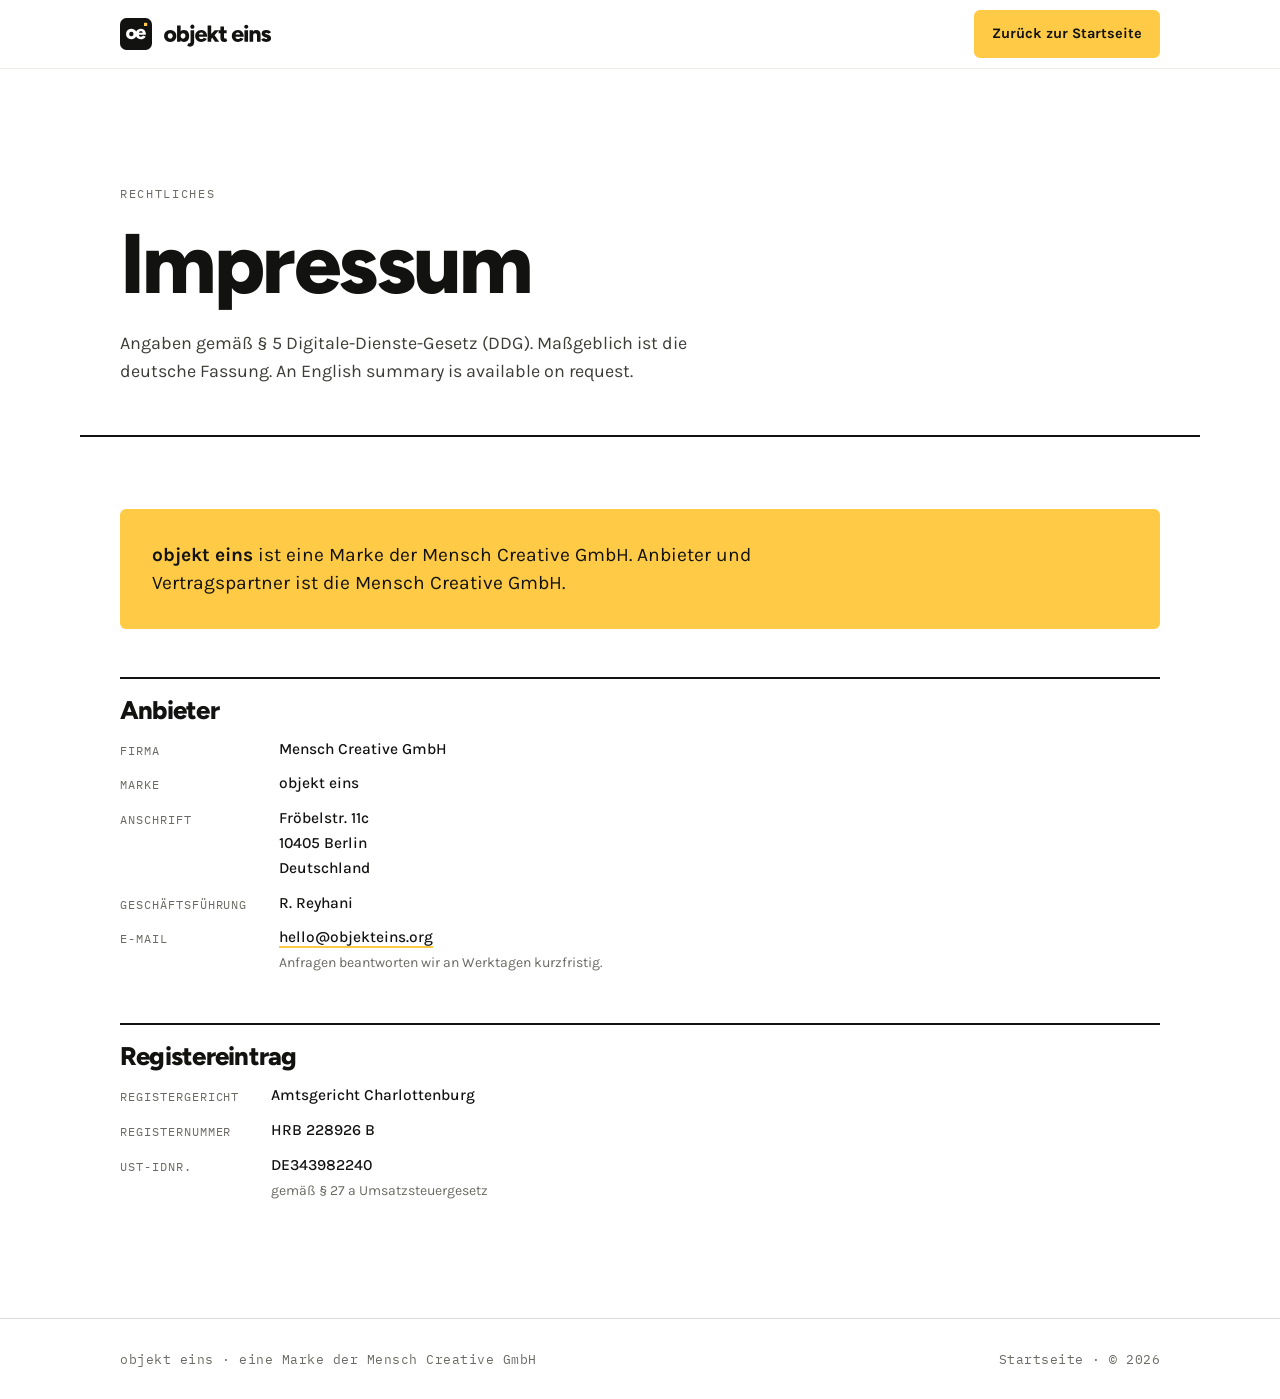
<file: impressum.html>
<!doctype html>
<html lang="de">
<head>
<meta charset="utf-8">
<meta name="viewport" content="width=device-width,initial-scale=1,viewport-fit=cover">
<title>Impressum, objekt eins</title>
<meta name="description" content="Anbieterangaben der Mensch Creative GmbH, Marke objekt eins.">
<link rel="canonical" href="https://objekteins.org/impressum.html">
<link rel="icon" type="image/svg+xml" href="[data-uri]">

</head>
<body>
<link rel="stylesheet" href="fonts/fonts.css">
<style>
:root{
  --paper:#FFFFFF;
  --panel:#F3F3F0;
  --ink:#121211;
  --ink-2:#3C3C38;
  --mute:#6A6963;
  --line:#DCDBD5;
  --hair:#ECEBE6;
  --accent:#FFCA45;
  --accent-deep:#F0B92A;
  --accent-ink:#121211;
  --num:#121211;

  --disp:"Figtree","Helvetica Neue",Arial,sans-serif;
  --body:"Karla","Helvetica Neue",Arial,sans-serif;
  --mono:"IBM Plex Mono",ui-monospace,"SFMono-Regular",Consolas,monospace;

  --spine:1120px;
}
@media (prefers-color-scheme: dark){
  :root:not([data-theme="light"]){
    --paper:#131312;
    --panel:#1C1C1A;
    --ink:#F1F0EC;
    --ink-2:#CFCEC7;
    --mute:#96958E;
    --line:#333330;
    --hair:#272725;
    --accent:#FFCA45;
    --accent-deep:#F0B92A;
    --accent-ink:#121211;
    --num:#F1F0EC;
  }
}
:root[data-theme="dark"]{
  --paper:#131312;
  --panel:#1C1C1A;
  --ink:#F1F0EC;
  --ink-2:#CFCEC7;
  --mute:#96958E;
  --line:#333330;
  --hair:#272725;
  --accent:#FFCA45;
  --accent-deep:#F0B92A;
  --accent-ink:#121211;
  --num:#F1F0EC;
}

*{margin:0;padding:0;box-sizing:border-box}
html{scroll-behavior:smooth}
@media (prefers-reduced-motion:reduce){html{scroll-behavior:auto} *{transition:none!important}}
body{
  background:var(--paper);
  color:var(--ink);
  font-family:var(--body);
  font-size:16px;
  line-height:1.6;
  -webkit-font-smoothing:antialiased;
}
h1,h2,h3{font-family:var(--disp);font-weight:800;letter-spacing:-0.03em;line-height:1.02;text-wrap:balance}
a{color:inherit}
:focus-visible{outline:2px solid var(--ink);outline-offset:3px}

.spine{width:100%;max-width:var(--spine);margin:0 auto;padding-inline:clamp(20px,5vw,40px)}

/* header */
.top{position:sticky;top:env(safe-area-inset-top,0px);z-index:20;background:color-mix(in srgb,var(--paper) 90%,transparent);backdrop-filter:blur(10px);-webkit-backdrop-filter:blur(10px);border-bottom:1px solid var(--hair)}
.topbar{display:flex;align-items:center;gap:20px;height:68px}
.mark{display:block;height:32px;color:var(--ink)}
.mark svg{display:block;height:32px;width:auto}
.mark .lg-narrow{display:none}
.back{margin-left:auto;font-family:var(--body);font-size:14.5px;font-weight:700;text-decoration:none;color:#121211;background:var(--accent);border:2px solid var(--accent);border-radius:6px;padding:10px 16px;white-space:nowrap;transition:background .18s ease,color .18s ease,border-color .18s ease}
.back:hover{background:var(--ink);border-color:var(--ink);color:var(--paper)}
@media(max-width:460px){.mark .lg-wide{display:none}.mark .lg-narrow{display:block}.mark,.mark svg{height:34px}.back{font-size:13px;padding:9px 12px}}

/* page head */
.pagehead{padding-block:clamp(56px,9vw,120px) clamp(28px,4vw,48px);border-bottom:2px solid var(--ink)}
.label{font-family:var(--mono);font-size:12px;letter-spacing:.14em;text-transform:uppercase;color:var(--mute);margin-bottom:18px}
.pagehead h1{font-size:clamp(40px,6.6vw,88px);margin-bottom:22px}
.pagehead p{font-size:clamp(17px,1.4vw,19px);color:var(--ink-2);max-width:58ch}

/* body */
main{padding-block:clamp(40px,6vw,72px) clamp(64px,9vw,120px)}
.block{border-top:2px solid var(--ink);padding-top:18px;margin-top:clamp(32px,4vw,48px)}
.block:first-child{margin-top:0}
.block h2{font-size:clamp(22px,2vw,28px);margin-bottom:14px}
.block p{font-size:15.5px;color:var(--ink-2);max-width:72ch}
.block p + p{margin-top:11px}
.block a{color:var(--ink);text-decoration:none;border-bottom:2px solid var(--accent)}
.block a:hover{background:var(--accent);color:#121211}

.facts{display:grid;grid-template-columns:auto 1fr;gap:10px 32px;font-size:15.5px;max-width:72ch}
@media(max-width:560px){.facts{grid-template-columns:1fr;gap:2px}.facts dt{margin-top:12px}.facts dt:first-child{margin-top:0}}
.facts dt{font-family:var(--mono);font-size:12px;letter-spacing:.08em;text-transform:uppercase;color:var(--mute);padding-top:4px}
.facts dd{color:var(--ink);font-weight:500}
.facts .sub{color:var(--mute);font-size:14px;font-weight:400}
.facts dd a{color:var(--ink);text-decoration:none;border-bottom:2px solid var(--accent)}

.brandnote{background:var(--accent);color:#121211;padding:clamp(22px,3vw,32px);margin-top:clamp(30px,4vw,44px);border-radius:6px}
.brandnote:first-child{margin-top:0}
.brandnote p{font-size:clamp(17px,1.5vw,20px);color:#121211;max-width:60ch;line-height:1.45}
.brandnote strong{font-weight:700}

footer{border-top:1px solid var(--line);padding-block:30px}
.foot{display:flex;justify-content:space-between;gap:18px;flex-wrap:wrap;font-family:var(--mono);font-size:12.5px;letter-spacing:.04em;color:var(--mute)}
.foot a{text-decoration:none}
.foot a:hover{color:var(--ink);text-decoration:underline;text-decoration-color:var(--accent);text-decoration-thickness:2px}

/* legal documents */
.sec{border-top:1px solid var(--line);padding-top:20px;margin-top:clamp(28px,3.6vw,44px);display:grid;grid-template-columns:minmax(0,4fr) minmax(0,8fr);gap:12px 40px}
.sec:first-of-type{margin-top:0;border-top:2px solid var(--ink)}
.sec > h2{font-size:clamp(20px,1.7vw,24px);margin-bottom:6px;display:flex;flex-direction:column;gap:6px;align-items:flex-start}
.sec > h2 .n{font-family:var(--disp);font-size:clamp(28px,2.8vw,40px);font-weight:800;letter-spacing:-0.03em;line-height:1;color:transparent;-webkit-text-stroke:1.2px var(--ink);flex:none;margin-bottom:6px}
.sec > .secbody{grid-column:2;min-width:0}
.sec p{font-size:15.5px;color:var(--ink-2);max-width:70ch}
.sec p + p{margin-top:10px}
.sec h3{font-family:var(--body);font-size:15.5px;font-weight:700;letter-spacing:0;color:var(--ink);margin-top:18px;margin-bottom:7px}
.sec ol,.sec ul{margin:9px 0 0 0;padding-left:22px;font-size:15.5px;color:var(--ink-2);max-width:70ch}
.sec li{margin-bottom:6px}
.sec li::marker{color:var(--mute)}
.sec a{color:var(--ink);text-decoration:none;border-bottom:2px solid var(--accent)}
.sec a:hover{background:var(--accent);color:#121211}
.sec strong{color:var(--ink);font-weight:700}
.note{background:var(--panel);border-left:3px solid var(--accent);padding:clamp(16px,2.2vw,22px);margin-top:14px}
.note p{font-size:15px;color:var(--ink);max-width:66ch}
.todo{border-left:3px solid var(--accent);background:var(--panel);padding:14px 18px;margin-top:14px}
.todo p{font-family:var(--mono);font-size:12.5px;line-height:1.8;letter-spacing:.02em;color:var(--ink-2);max-width:70ch}
.stand{margin-top:clamp(34px,4.5vw,56px);padding-top:16px;border-top:1px solid var(--line);font-family:var(--mono);font-size:12px;letter-spacing:.06em;color:var(--mute)}
.ph{background:color-mix(in srgb,var(--accent) 45%,transparent);color:var(--ink);padding:1px 6px;font-family:var(--mono);font-size:.86em;letter-spacing:.04em;white-space:nowrap}
@media(max-width:760px){
  .sec{grid-template-columns:1fr;gap:10px}
  .sec > .secbody{grid-column:1}
  .sec > h2{flex-direction:row;align-items:baseline;gap:14px}
  .sec > h2 .n{font-size:24px;margin-bottom:0}
}
</style>

<header class="top">
  <div class="spine topbar">
    <a class="mark" href="index.html" aria-label="objekt eins, Startseite"><span class="lg-wide"><svg xmlns="http://www.w3.org/2000/svg" viewBox="0 0 4738 1000" aria-hidden="true"><rect width="1000" height="1000" rx="200" fill="currentColor"/><path d="M355.65 662.44Q306.68 662.44 269.48 641.67Q232.28 620.9 210.89 584.31Q189.5 547.74 189.5 500.0Q189.5 452.26 210.26 415.68Q231.04 379.1 268.55 358.33Q306.06 337.56 353.8 337.56Q402.78 337.56 440.28 358.33Q477.8 379.1 498.56 415.68Q519.33 452.26 519.33 500.0Q519.33 547.74 498.56 584.31Q477.8 620.9 440.6 641.67Q403.4 662.44 355.65 662.44ZM355.65 573.16Q374.26 573.16 388.83 563.85Q403.4 554.56 411.77 538.13Q420.14 521.7 420.14 500.0Q420.14 478.3 411.77 461.87Q403.4 445.44 388.52 436.14Q373.64 426.84 354.41 426.84Q335.2 426.84 320.32 436.14Q305.44 445.44 297.07 461.87Q288.7 478.3 288.7 500.0Q288.7 521.7 297.07 538.13Q305.44 554.56 320.63 563.85Q335.82 573.16 355.65 573.16Z M653.26 662.44Q604.9 662.44 567.7 641.67Q530.5 620.9 509.41 584.31Q488.34 547.74 488.34 500.0Q488.34 451.64 509.73 415.06Q531.12 378.48 568.31 358.02Q605.52 337.56 654.5 337.56Q698.52 337.56 733.86 358.64Q769.2 379.72 789.97 421.26Q810.74 462.8 810.74 524.8H588.78Q591.88 551.46 610.79 567.27Q629.69 583.08 655.74 583.08Q678.68 583.08 694.49 572.85Q710.3 562.62 716.5 547.12L802.06 576.26Q789.66 605.4 767.03 624.62Q744.4 643.84 715.26 653.14Q686.12 662.44 653.26 662.44ZM591.26 460.32H709.68Q707.19 441.72 697.89 430.87Q688.59 420.02 676.19 415.37Q663.8 410.72 651.4 410.72Q639.62 410.72 626.59 415.37Q613.57 420.02 603.97 430.87Q594.36 441.72 591.26 460.32Z" fill="var(--paper)"/><rect x="750" y="150" width="100" height="100" fill="var(--accent)"/><path d="M1570.96 748.64Q1514.08 748.64 1470.88 724.52Q1427.68 700.4 1402.84 657.92Q1378.0 615.44 1378.0 560.0Q1378.0 504.56 1402.12 462.08Q1426.24 419.6 1469.8 395.48Q1513.36 371.36 1568.8 371.36Q1625.68 371.36 1669.24 395.48Q1712.8 419.6 1736.92 462.08Q1761.04 504.56 1761.04 560.0Q1761.04 615.44 1736.92 657.92Q1712.8 700.4 1669.6 724.52Q1626.4 748.64 1570.96 748.64ZM1570.96 644.96Q1592.56 644.96 1609.48 634.16Q1626.4 623.36 1636.12 604.28Q1645.84 585.2 1645.84 560.0Q1645.84 534.8 1636.12 515.72Q1626.4 496.64 1609.12 485.84Q1591.84 475.04 1569.52 475.04Q1547.2 475.04 1529.92 485.84Q1512.63 496.64 1502.92 515.72Q1493.2 534.8 1493.2 560.0Q1493.2 585.2 1502.92 604.28Q1512.63 623.36 1530.28 634.16Q1547.92 644.96 1570.96 644.96Z M1997.91 748.64Q1963.36 748.64 1937.44 734.59Q1911.52 720.56 1894.23 693.92L1889.91 740.0H1783.36V236.0H1895.67V423.2Q1912.95 398.0 1938.52 384.68Q1964.08 371.36 1997.91 371.36Q2048.31 371.36 2085.04 394.04Q2121.75 416.72 2141.2 458.84Q2160.64 500.96 2160.64 560.0Q2160.64 618.32 2141.2 660.8Q2121.75 703.28 2085.04 725.96Q2048.31 748.64 1997.91 748.64ZM1969.12 644.96Q1990.71 644.96 2007.27 634.16Q2023.84 623.36 2033.92 604.28Q2044.0 585.2 2044.0 560.0Q2044.0 534.8 2034.63 515.72Q2025.27 496.64 2008.35 485.84Q1991.43 475.04 1969.84 475.04Q1948.23 475.04 1931.31 485.84Q1914.39 496.64 1905.04 516.07Q1895.67 535.52 1895.67 560.0Q1895.67 585.2 1905.04 604.28Q1914.39 623.36 1930.96 634.16Q1947.52 644.96 1969.12 644.96Z M2261.43 336.8Q2235.52 336.8 2216.08 317.36Q2196.64 297.92 2196.64 272.0Q2196.64 245.36 2216.08 225.92Q2235.52 206.48 2261.43 206.48Q2288.08 206.48 2307.51 225.92Q2326.95 245.36 2326.95 272.0Q2326.95 297.92 2307.51 317.36Q2288.08 336.8 2261.43 336.8ZM2181.52 894.8Q2134.72 894.8 2098.72 871.04L2144.79 778.16Q2153.43 783.2 2162.08 786.8Q2170.72 790.4 2177.91 790.4Q2205.27 790.4 2205.27 752.96V380.0H2317.6V760.88Q2317.6 824.24 2282.31 859.52Q2247.04 894.8 2181.52 894.8Z M2540.08 748.64Q2483.92 748.64 2440.72 724.52Q2397.52 700.4 2373.04 657.92Q2348.56 615.44 2348.56 560.0Q2348.56 503.84 2373.39 461.36Q2398.24 418.88 2441.43 395.12Q2484.64 371.36 2541.52 371.36Q2592.64 371.36 2633.68 395.84Q2674.72 420.32 2698.84 468.55Q2722.96 516.8 2722.96 588.8H2465.2Q2468.8 619.76 2490.76 638.12Q2512.72 656.48 2542.96 656.48Q2569.6 656.48 2587.96 644.6Q2606.31 632.72 2613.52 614.72L2712.88 648.56Q2698.48 682.4 2672.2 704.72Q2645.92 727.04 2612.08 737.83Q2578.24 748.64 2540.08 748.64ZM2468.08 513.92H2605.6Q2602.72 492.32 2591.92 479.72Q2581.12 467.12 2566.72 461.72Q2552.31 456.32 2537.92 456.32Q2524.24 456.32 2509.12 461.72Q2494.0 467.12 2482.84 479.72Q2471.68 492.32 2468.08 513.92Z M2738.07 740.0V236.0H2850.39V500.96L2959.12 380.0H3090.87L2954.79 535.52L3100.24 740.0H2969.91L2883.51 616.88L2850.39 653.6V740.0Z M3265.12 748.64Q3201.04 748.64 3169.72 718.04Q3138.4 687.44 3138.4 630.56V474.32H3082.24V380.0H3138.4V267.68H3250.72V380.0H3332.79V474.32H3250.72V602.48Q3250.72 624.08 3258.64 634.16Q3266.56 644.24 3283.12 644.24Q3289.6 644.24 3298.24 641.0Q3306.88 637.76 3314.08 632.72L3352.96 714.8Q3335.68 729.2 3311.56 738.92Q3287.44 748.64 3265.12 748.64Z M3684.88 748.64Q3628.72 748.64 3585.52 724.52Q3542.32 700.4 3517.84 657.92Q3493.36 615.44 3493.36 560.0Q3493.36 503.84 3518.2 461.36Q3543.04 418.88 3586.24 395.12Q3629.44 371.36 3686.32 371.36Q3737.44 371.36 3778.48 395.84Q3819.52 420.32 3843.64 468.55Q3867.76 516.8 3867.76 588.8H3610.0Q3613.60 619.76 3635.56 638.12Q3657.52 656.48 3687.76 656.48Q3714.4 656.48 3732.76 644.6Q3751.12 632.72 3758.32 614.72L3857.68 648.56Q3843.28 682.4 3817.0 704.72Q3790.72 727.04 3756.88 737.83Q3723.04 748.64 3684.88 748.64ZM3612.88 513.92H3750.4Q3747.52 492.32 3736.72 479.72Q3725.92 467.12 3711.52 461.72Q3697.12 456.32 3682.72 456.32Q3669.04 456.32 3653.92 461.72Q3638.8 467.12 3627.64 479.72Q3616.48 492.32 3612.88 513.92Z M3889.35 740.0V380.0H4001.68V740.0ZM3945.52 333.92Q3920.31 333.92 3901.24 314.84Q3882.16 295.76 3882.16 270.56Q3882.16 243.92 3901.24 225.56Q3920.31 207.20 3945.52 207.20Q3971.44 207.20 3990.16 225.56Q4008.87 243.92 4008.87 270.56Q4008.87 295.76 3990.16 314.84Q3971.44 333.92 3945.52 333.92Z M4049.2 740.0V380.0H4155.04L4159.36 426.08Q4177.36 400.16 4203.28 385.76Q4229.2 371.36 4261.6 371.36Q4304.8 371.36 4334.32 389.0Q4363.84 406.64 4378.6 442.64Q4393.36 478.64 4393.36 534.8V740.0H4281.04V555.68Q4281.04 526.88 4274.55 509.96Q4268.08 493.04 4256.2 485.12Q4244.32 477.2 4227.04 476.48Q4194.64 475.76 4178.08 494.12Q4161.52 512.48 4161.52 549.92V740.0Z M4564.71 748.64Q4529.44 748.64 4498.84 738.2Q4468.24 727.76 4445.92 708.68Q4423.59 689.6 4412.79 662.24L4504.95 623.36Q4514.32 642.08 4530.87 651.08Q4547.44 660.08 4564.71 660.08Q4582.71 660.08 4592.79 653.96Q4602.87 647.84 4602.87 637.04Q4602.87 625.52 4592.43 619.04Q4581.99 612.56 4562.55 607.52L4531.59 599.6Q4481.2 586.64 4454.2 556.76Q4427.2 526.88 4427.2 487.28Q4427.2 431.84 4465.36 401.6Q4503.51 371.36 4571.2 371.36Q4609.36 371.36 4638.51 381.44Q4667.67 391.52 4687.48 409.88Q4707.28 428.24 4715.91 452.72L4626.63 489.44Q4621.59 475.04 4606.11 467.48Q4590.63 459.92 4571.91 459.92Q4556.07 459.92 4547.43 466.76Q4538.79 473.6 4538.79 485.12Q4538.79 493.76 4549.24 499.88Q4559.67 506.0 4579.83 511.04L4617.99 520.4Q4651.83 529.04 4674.87 546.68Q4697.91 564.31 4709.43 587.72Q4720.95 611.12 4720.95 637.76Q4720.95 671.6 4701.16 696.44Q4681.36 721.28 4646.08 734.96Q4610.79 748.64 4564.71 748.64Z" fill="currentColor"/></svg></span><span class="lg-narrow"><svg xmlns="http://www.w3.org/2000/svg" viewBox="0 0 2757 1000" aria-hidden="true"><rect width="1000" height="1000" rx="200" fill="currentColor"/><path d="M355.65 662.44Q306.68 662.44 269.48 641.67Q232.28 620.9 210.89 584.31Q189.5 547.74 189.5 500.0Q189.5 452.26 210.26 415.68Q231.04 379.1 268.55 358.33Q306.06 337.56 353.8 337.56Q402.78 337.56 440.28 358.33Q477.8 379.1 498.56 415.68Q519.33 452.26 519.33 500.0Q519.33 547.74 498.56 584.31Q477.8 620.9 440.6 641.67Q403.4 662.44 355.65 662.44ZM355.65 573.16Q374.26 573.16 388.83 563.85Q403.4 554.56 411.77 538.13Q420.14 521.7 420.14 500.0Q420.14 478.3 411.77 461.87Q403.4 445.44 388.52 436.14Q373.64 426.84 354.41 426.84Q335.2 426.84 320.32 436.14Q305.44 445.44 297.07 461.87Q288.7 478.3 288.7 500.0Q288.7 521.7 297.07 538.13Q305.44 554.56 320.63 563.85Q335.82 573.16 355.65 573.16Z M653.26 662.44Q604.9 662.44 567.7 641.67Q530.5 620.9 509.41 584.31Q488.34 547.74 488.34 500.0Q488.34 451.64 509.73 415.06Q531.12 378.48 568.31 358.02Q605.52 337.56 654.5 337.56Q698.52 337.56 733.86 358.64Q769.2 379.72 789.97 421.26Q810.74 462.8 810.74 524.8H588.78Q591.88 551.46 610.79 567.27Q629.69 583.08 655.74 583.08Q678.68 583.08 694.49 572.85Q710.3 562.62 716.5 547.12L802.06 576.26Q789.66 605.4 767.03 624.62Q744.4 643.84 715.26 653.14Q686.12 662.44 653.26 662.44ZM591.26 460.32H709.68Q707.19 441.72 697.89 430.87Q688.59 420.02 676.19 415.37Q663.8 410.72 651.4 410.72Q639.62 410.72 626.59 415.37Q613.57 420.02 603.97 430.87Q594.36 441.72 591.26 460.32Z" fill="var(--paper)"/><rect x="750" y="150" width="100" height="100" fill="var(--accent)"/><path d="M1506.5 401.0Q1467.0 401.0 1437.0 384.25Q1407.0 367.5 1389.75 338.0Q1372.5 308.5 1372.5 270.0Q1372.5 231.5 1389.25 202.0Q1406.0 172.5 1436.25 155.75Q1466.5 139.0 1505.0 139.0Q1544.5 139.0 1574.75 155.75Q1605.0 172.5 1621.75 202.0Q1638.5 231.5 1638.5 270.0Q1638.5 308.5 1621.75 338.0Q1605.0 367.5 1575.0 384.25Q1545.0 401.0 1506.5 401.0ZM1506.5 329.0Q1521.5 329.0 1533.25 321.5Q1545.0 314.0 1551.75 300.75Q1558.5 287.5 1558.5 270.0Q1558.5 252.5 1551.75 239.25Q1545.0 226.0 1533.0 218.5Q1521.0 211.0 1505.5 211.0Q1490.0 211.0 1478.0 218.5Q1466.0 226.0 1459.25 239.25Q1452.5 252.5 1452.5 270.0Q1452.5 287.5 1459.25 300.75Q1466.0 314.0 1478.25 321.5Q1490.5 329.0 1506.5 329.0Z M1803.0 401.0Q1779.0 401.0 1761.0 391.25Q1743.0 381.5 1731.0 363.0L1728.0 395.0H1654.0V45.0H1732.0V175.0Q1744.0 157.5 1761.75 148.25Q1779.5 139.0 1803.0 139.0Q1838.0 139.0 1863.5 154.75Q1889.0 170.5 1902.5 199.75Q1916.0 229.0 1916.0 270.0Q1916.0 310.5 1902.5 340.0Q1889.0 369.5 1863.5 385.25Q1838.0 401.0 1803.0 401.0ZM1783.0 329.0Q1798.0 329.0 1809.5 321.5Q1821.0 314.0 1828.0 300.75Q1835.0 287.5 1835.0 270.0Q1835.0 252.5 1828.5 239.25Q1822.0 226.0 1810.25 218.5Q1798.5 211.0 1783.5 211.0Q1768.5 211.0 1756.75 218.5Q1745.0 226.0 1738.5 239.5Q1732.0 253.0 1732.0 270.0Q1732.0 287.5 1738.5 300.75Q1745.0 314.0 1756.5 321.5Q1768.0 329.0 1783.0 329.0Z M1986.0 115.0Q1968.0 115.0 1954.5 101.5Q1941.0 88.0 1941.0 70.0Q1941.0 51.5 1954.5 38.0Q1968.0 24.5 1986.0 24.5Q2004.5 24.5 2018.0 38.0Q2031.5 51.5 2031.5 70.0Q2031.5 88.0 2018.0 101.5Q2004.5 115.0 1986.0 115.0ZM1930.5 502.5Q1898.0 502.5 1873.0 486.0L1905.0 421.5Q1911.0 425.0 1917.0 427.5Q1923.0 430.0 1928.0 430.0Q1947.0 430.0 1947.0 404.0V145.0H2025.0V409.5Q2025.0 453.5 2000.5 478.0Q1976.0 502.5 1930.5 502.5Z M2179.5 401.0Q2140.5 401.0 2110.5 384.25Q2080.5 367.5 2063.5 338.0Q2046.5 308.5 2046.5 270.0Q2046.5 231.0 2063.75 201.5Q2081.0 172.0 2111.0 155.5Q2141.0 139.0 2180.5 139.0Q2216.0 139.0 2244.5 156.0Q2273.0 173.0 2289.75 206.5Q2306.5 240.0 2306.5 290.0H2127.5Q2130.0 311.5 2145.25 324.25Q2160.5 337.0 2181.5 337.0Q2200.0 337.0 2212.75 328.75Q2225.5 320.5 2230.5 308.0L2299.5 331.5Q2289.5 355.0 2271.25 370.5Q2253.0 386.0 2229.5 393.5Q2206.0 401.0 2179.5 401.0ZM2129.5 238.0H2225.0Q2223.0 223.0 2215.5 214.25Q2208.0 205.5 2198.0 201.75Q2188.0 198.0 2178.0 198.0Q2168.5 198.0 2158.0 201.75Q2147.5 205.5 2139.75 214.25Q2132.0 223.0 2129.5 238.0Z M2317.0 395.0V45.0H2395.0V229.0L2470.5 145.0H2562.0L2467.5 253.0L2568.5 395.0H2478.0L2418.0 309.5L2395.0 335.0V395.0Z M2683.0 401.0Q2638.5 401.0 2616.75 379.75Q2595.0 358.5 2595.0 319.0V210.5H2556.0V145.0H2595.0V67.0H2673.0V145.0H2730.0V210.5H2673.0V299.5Q2673.0 314.5 2678.5 321.5Q2684.0 328.5 2695.5 328.5Q2700.0 328.5 2706.0 326.25Q2712.0 324.0 2717.0 320.5L2744.0 377.5Q2732.0 387.5 2715.25 394.25Q2698.5 401.0 2683.0 401.0Z M1505.5 861.0Q1466.5 861.0 1436.5 844.25Q1406.5 827.5 1389.5 798.0Q1372.5 768.5 1372.5 730.0Q1372.5 691.0 1389.75 661.5Q1407.0 632.0 1437.0 615.5Q1467.0 599.0 1506.5 599.0Q1542.0 599.0 1570.5 616.0Q1599.0 633.0 1615.75 666.5Q1632.5 700.0 1632.5 750.0H1453.5Q1456.0 771.5 1471.25 784.25Q1486.5 797.0 1507.5 797.0Q1526.0 797.0 1538.75 788.75Q1551.5 780.5 1556.5 768.0L1625.5 791.5Q1615.5 815.0 1597.25 830.5Q1579.0 846.0 1555.5 853.5Q1532.0 861.0 1505.5 861.0ZM1455.5 698.0H1551.0Q1549.0 683.0 1541.5 674.25Q1534.0 665.5 1524.0 661.75Q1514.0 658.0 1504.0 658.0Q1494.5 658.0 1484.0 661.75Q1473.5 665.5 1465.75 674.25Q1458.0 683.0 1455.5 698.0Z M1647.5 855.0V605.0H1725.5V855.0ZM1686.5 573.0Q1669.0 573.0 1655.75 559.75Q1642.5 546.5 1642.5 529.0Q1642.5 510.5 1655.75 497.75Q1669.0 485.0 1686.5 485.0Q1704.5 485.0 1717.5 497.75Q1730.5 510.5 1730.5 529.0Q1730.5 546.5 1717.5 559.75Q1704.5 573.0 1686.5 573.0Z M1758.5 855.0V605.0H1832.0L1835.0 637.0Q1847.5 619.0 1865.5 609.0Q1883.5 599.0 1906.0 599.0Q1936.0 599.0 1956.5 611.25Q1977.0 623.5 1987.25 648.5Q1997.5 673.5 1997.5 712.5V855.0H1919.5V727.0Q1919.5 707.0 1915.0 695.25Q1910.5 683.5 1902.25 678.0Q1894.0 672.5 1882.0 672.0Q1859.5 671.5 1848.0 684.25Q1836.5 697.0 1836.5 723.0V855.0Z M2116.5 861.0Q2092.0 861.0 2070.75 853.75Q2049.5 846.5 2034.0 833.25Q2018.5 820.0 2011.0 801.0L2075.0 774.0Q2081.5 787.0 2093.0 793.25Q2104.5 799.5 2116.5 799.5Q2129.0 799.5 2136.0 795.25Q2143.0 791.0 2143.0 783.5Q2143.0 775.5 2135.75 771.0Q2128.5 766.5 2115.0 763.0L2093.5 757.5Q2058.5 748.5 2039.75 727.75Q2021.0 707.0 2021.0 679.5Q2021.0 641.0 2047.5 620.0Q2074.0 599.0 2121.0 599.0Q2147.5 599.0 2167.75 606.0Q2188.0 613.0 2201.75 625.75Q2215.5 638.5 2221.5 655.5L2159.5 681.0Q2156.0 671.0 2145.25 665.75Q2134.5 660.5 2121.5 660.5Q2110.5 660.5 2104.5 665.25Q2098.5 670.0 2098.5 678.0Q2098.5 684.0 2105.75 688.25Q2113.0 692.5 2127.0 696.0L2153.5 702.5Q2177.0 708.5 2193.0 720.75Q2209.0 733.0 2217.0 749.25Q2225.0 765.5 2225.0 784.0Q2225.0 807.5 2211.25 824.75Q2197.5 842.0 2173.0 851.5Q2148.5 861.0 2116.5 861.0Z" fill="currentColor"/></svg></span></a>
    <a class="back" href="index.html">Zurück zur Startseite</a>
  </div>
</header>

<div class="spine pagehead">
  <div class="label">Rechtliches</div>
  <h1>Impressum</h1>
  <p>Angaben gemäß § 5 Digitale-Dienste-Gesetz (DDG). Maßgeblich ist die deutsche Fassung. An English summary is available on request.</p>
</div>

<main class="spine">

  <div class="brandnote">
    <p><strong>objekt eins</strong> ist eine Marke der Mensch Creative GmbH. Anbieter und Vertragspartner ist die Mensch Creative GmbH.</p>
  </div>

  <div class="block">
    <h2>Anbieter</h2>
    <dl class="facts">
      <dt>Firma</dt><dd>Mensch Creative GmbH</dd>
      <dt>Marke</dt><dd>objekt eins</dd>
      <dt>Anschrift</dt><dd>Fröbelstr. 11c<br>10405 Berlin<br>Deutschland</dd>
      <dt>Geschäftsführung</dt><dd>R. Reyhani</dd>
      <dt>E-Mail</dt><dd><a href="mailto:hello@objekteins.org">hello@objekteins.org</a><br><span class="sub">Anfragen beantworten wir an Werktagen kurzfristig.</span></dd>
    </dl>
  </div>

  <div class="block">
    <h2>Registereintrag</h2>
    <dl class="facts">
      <dt>Registergericht</dt><dd>Amtsgericht Charlottenburg</dd>
      <dt>Registernummer</dt><dd>HRB 228926 B</dd>
      <dt>USt-IdNr.</dt><dd>DE343982240<br><span class="sub">gemäß § 27 a Umsatzsteuergesetz</span></dd>
    </dl>
  </div>

</main>

<footer>
  <div class="spine foot">
    <div>objekt eins · eine Marke der Mensch Creative GmbH</div>
    <div><a href="index.html">Startseite</a> · © 2026</div>
  </div>
</footer>
</body>
</html>
</file>
<file: fonts/fonts.css>
@font-face{font-family:'Figtree';font-style:normal;font-weight:700;font-display:swap;src:url(figtree-latin-700-normal.woff2) format('woff2');unicode-range:U+0000-00FF,U+0131,U+0152-0153,U+02BB-02BC,U+02C6,U+02DA,U+02DC,U+0304,U+0308,U+0329,U+2000-206F,U+20AC,U+2122,U+2191,U+2193,U+2212,U+2215,U+FEFF,U+FFFD}
@font-face{font-family:'Figtree';font-style:normal;font-weight:700;font-display:swap;src:url(figtree-latin-ext-700-normal.woff2) format('woff2');unicode-range:U+0100-02BA,U+02BD-02C5,U+02C7-02CC,U+02CE-02D7,U+02DD-02FF,U+0304,U+0308,U+0329,U+1D00-1DBF,U+1E00-1E9F,U+1EF2-1EFF,U+2020,U+20A0-20AB,U+20AD-20C0,U+2113,U+2C60-2C7F,U+A720-A7FF}
@font-face{font-family:'Figtree';font-style:normal;font-weight:800;font-display:swap;src:url(figtree-latin-800-normal.woff2) format('woff2');unicode-range:U+0000-00FF,U+0131,U+0152-0153,U+02BB-02BC,U+02C6,U+02DA,U+02DC,U+0304,U+0308,U+0329,U+2000-206F,U+20AC,U+2122,U+2191,U+2193,U+2212,U+2215,U+FEFF,U+FFFD}
@font-face{font-family:'Figtree';font-style:normal;font-weight:800;font-display:swap;src:url(figtree-latin-ext-800-normal.woff2) format('woff2');unicode-range:U+0100-02BA,U+02BD-02C5,U+02C7-02CC,U+02CE-02D7,U+02DD-02FF,U+0304,U+0308,U+0329,U+1D00-1DBF,U+1E00-1E9F,U+1EF2-1EFF,U+2020,U+20A0-20AB,U+20AD-20C0,U+2113,U+2C60-2C7F,U+A720-A7FF}
@font-face{font-family:'Karla';font-style:normal;font-weight:400;font-display:swap;src:url(karla-latin-400-normal.woff2) format('woff2');unicode-range:U+0000-00FF,U+0131,U+0152-0153,U+02BB-02BC,U+02C6,U+02DA,U+02DC,U+0304,U+0308,U+0329,U+2000-206F,U+20AC,U+2122,U+2191,U+2193,U+2212,U+2215,U+FEFF,U+FFFD}
@font-face{font-family:'Karla';font-style:normal;font-weight:400;font-display:swap;src:url(karla-latin-ext-400-normal.woff2) format('woff2');unicode-range:U+0100-02BA,U+02BD-02C5,U+02C7-02CC,U+02CE-02D7,U+02DD-02FF,U+0304,U+0308,U+0329,U+1D00-1DBF,U+1E00-1E9F,U+1EF2-1EFF,U+2020,U+20A0-20AB,U+20AD-20C0,U+2113,U+2C60-2C7F,U+A720-A7FF}
@font-face{font-family:'Karla';font-style:italic;font-weight:400;font-display:swap;src:url(karla-latin-400-italic.woff2) format('woff2');unicode-range:U+0000-00FF,U+0131,U+0152-0153,U+02BB-02BC,U+02C6,U+02DA,U+02DC,U+0304,U+0308,U+0329,U+2000-206F,U+20AC,U+2122,U+2191,U+2193,U+2212,U+2215,U+FEFF,U+FFFD}
@font-face{font-family:'Karla';font-style:italic;font-weight:400;font-display:swap;src:url(karla-latin-ext-400-italic.woff2) format('woff2');unicode-range:U+0100-02BA,U+02BD-02C5,U+02C7-02CC,U+02CE-02D7,U+02DD-02FF,U+0304,U+0308,U+0329,U+1D00-1DBF,U+1E00-1E9F,U+1EF2-1EFF,U+2020,U+20A0-20AB,U+20AD-20C0,U+2113,U+2C60-2C7F,U+A720-A7FF}
@font-face{font-family:'Karla';font-style:normal;font-weight:500;font-display:swap;src:url(karla-latin-500-normal.woff2) format('woff2');unicode-range:U+0000-00FF,U+0131,U+0152-0153,U+02BB-02BC,U+02C6,U+02DA,U+02DC,U+0304,U+0308,U+0329,U+2000-206F,U+20AC,U+2122,U+2191,U+2193,U+2212,U+2215,U+FEFF,U+FFFD}
@font-face{font-family:'Karla';font-style:normal;font-weight:500;font-display:swap;src:url(karla-latin-ext-500-normal.woff2) format('woff2');unicode-range:U+0100-02BA,U+02BD-02C5,U+02C7-02CC,U+02CE-02D7,U+02DD-02FF,U+0304,U+0308,U+0329,U+1D00-1DBF,U+1E00-1E9F,U+1EF2-1EFF,U+2020,U+20A0-20AB,U+20AD-20C0,U+2113,U+2C60-2C7F,U+A720-A7FF}
@font-face{font-family:'Karla';font-style:normal;font-weight:600;font-display:swap;src:url(karla-latin-600-normal.woff2) format('woff2');unicode-range:U+0000-00FF,U+0131,U+0152-0153,U+02BB-02BC,U+02C6,U+02DA,U+02DC,U+0304,U+0308,U+0329,U+2000-206F,U+20AC,U+2122,U+2191,U+2193,U+2212,U+2215,U+FEFF,U+FFFD}
@font-face{font-family:'Karla';font-style:normal;font-weight:600;font-display:swap;src:url(karla-latin-ext-600-normal.woff2) format('woff2');unicode-range:U+0100-02BA,U+02BD-02C5,U+02C7-02CC,U+02CE-02D7,U+02DD-02FF,U+0304,U+0308,U+0329,U+1D00-1DBF,U+1E00-1E9F,U+1EF2-1EFF,U+2020,U+20A0-20AB,U+20AD-20C0,U+2113,U+2C60-2C7F,U+A720-A7FF}
@font-face{font-family:'Karla';font-style:normal;font-weight:700;font-display:swap;src:url(karla-latin-700-normal.woff2) format('woff2');unicode-range:U+0000-00FF,U+0131,U+0152-0153,U+02BB-02BC,U+02C6,U+02DA,U+02DC,U+0304,U+0308,U+0329,U+2000-206F,U+20AC,U+2122,U+2191,U+2193,U+2212,U+2215,U+FEFF,U+FFFD}
@font-face{font-family:'Karla';font-style:normal;font-weight:700;font-display:swap;src:url(karla-latin-ext-700-normal.woff2) format('woff2');unicode-range:U+0100-02BA,U+02BD-02C5,U+02C7-02CC,U+02CE-02D7,U+02DD-02FF,U+0304,U+0308,U+0329,U+1D00-1DBF,U+1E00-1E9F,U+1EF2-1EFF,U+2020,U+20A0-20AB,U+20AD-20C0,U+2113,U+2C60-2C7F,U+A720-A7FF}
@font-face{font-family:'IBM Plex Mono';font-style:normal;font-weight:400;font-display:swap;src:url(ibm-plex-mono-latin-400-normal.woff2) format('woff2');unicode-range:U+0000-00FF,U+0131,U+0152-0153,U+02BB-02BC,U+02C6,U+02DA,U+02DC,U+0304,U+0308,U+0329,U+2000-206F,U+20AC,U+2122,U+2191,U+2193,U+2212,U+2215,U+FEFF,U+FFFD}
@font-face{font-family:'IBM Plex Mono';font-style:normal;font-weight:400;font-display:swap;src:url(ibm-plex-mono-latin-ext-400-normal.woff2) format('woff2');unicode-range:U+0100-02BA,U+02BD-02C5,U+02C7-02CC,U+02CE-02D7,U+02DD-02FF,U+0304,U+0308,U+0329,U+1D00-1DBF,U+1E00-1E9F,U+1EF2-1EFF,U+2020,U+20A0-20AB,U+20AD-20C0,U+2113,U+2C60-2C7F,U+A720-A7FF}
@font-face{font-family:'IBM Plex Mono';font-style:normal;font-weight:500;font-display:swap;src:url(ibm-plex-mono-latin-500-normal.woff2) format('woff2');unicode-range:U+0000-00FF,U+0131,U+0152-0153,U+02BB-02BC,U+02C6,U+02DA,U+02DC,U+0304,U+0308,U+0329,U+2000-206F,U+20AC,U+2122,U+2191,U+2193,U+2212,U+2215,U+FEFF,U+FFFD}
@font-face{font-family:'IBM Plex Mono';font-style:normal;font-weight:500;font-display:swap;src:url(ibm-plex-mono-latin-ext-500-normal.woff2) format('woff2');unicode-range:U+0100-02BA,U+02BD-02C5,U+02C7-02CC,U+02CE-02D7,U+02DD-02FF,U+0304,U+0308,U+0329,U+1D00-1DBF,U+1E00-1E9F,U+1EF2-1EFF,U+2020,U+20A0-20AB,U+20AD-20C0,U+2113,U+2C60-2C7F,U+A720-A7FF}
</file>
